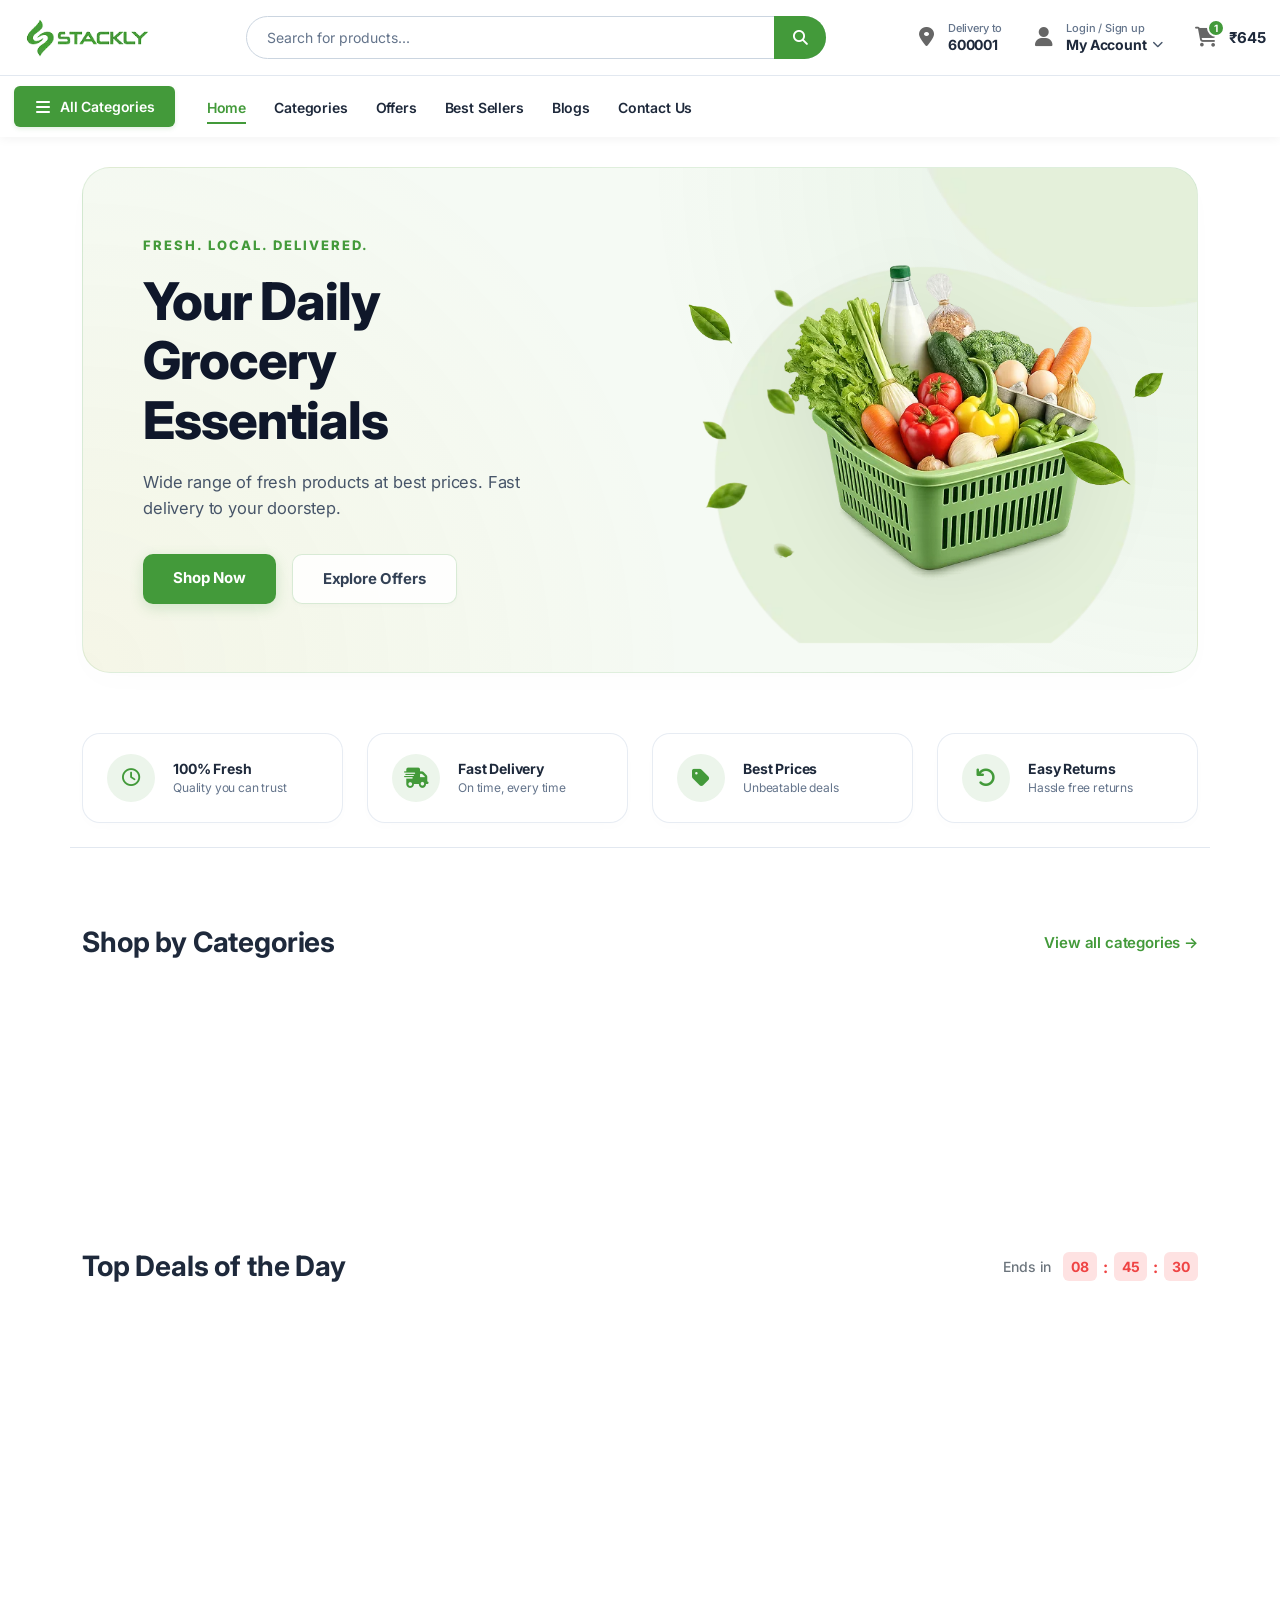
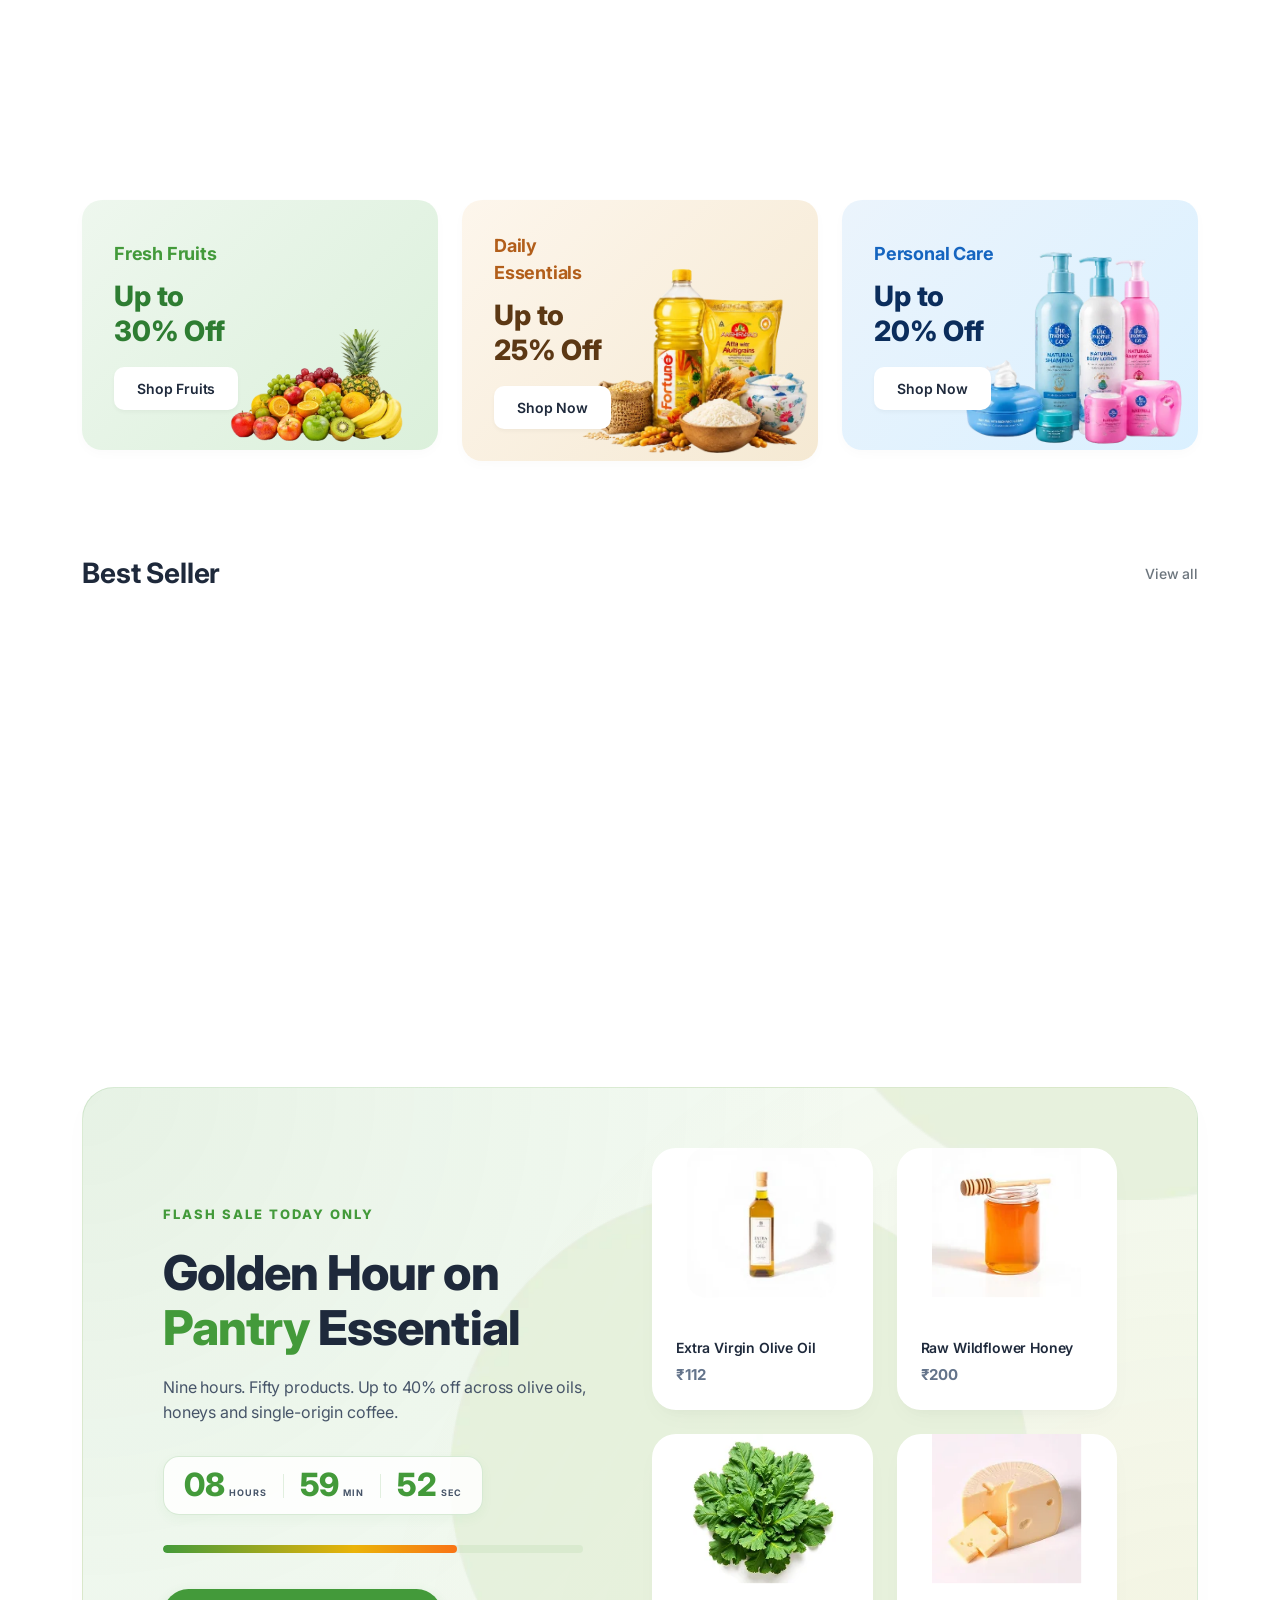
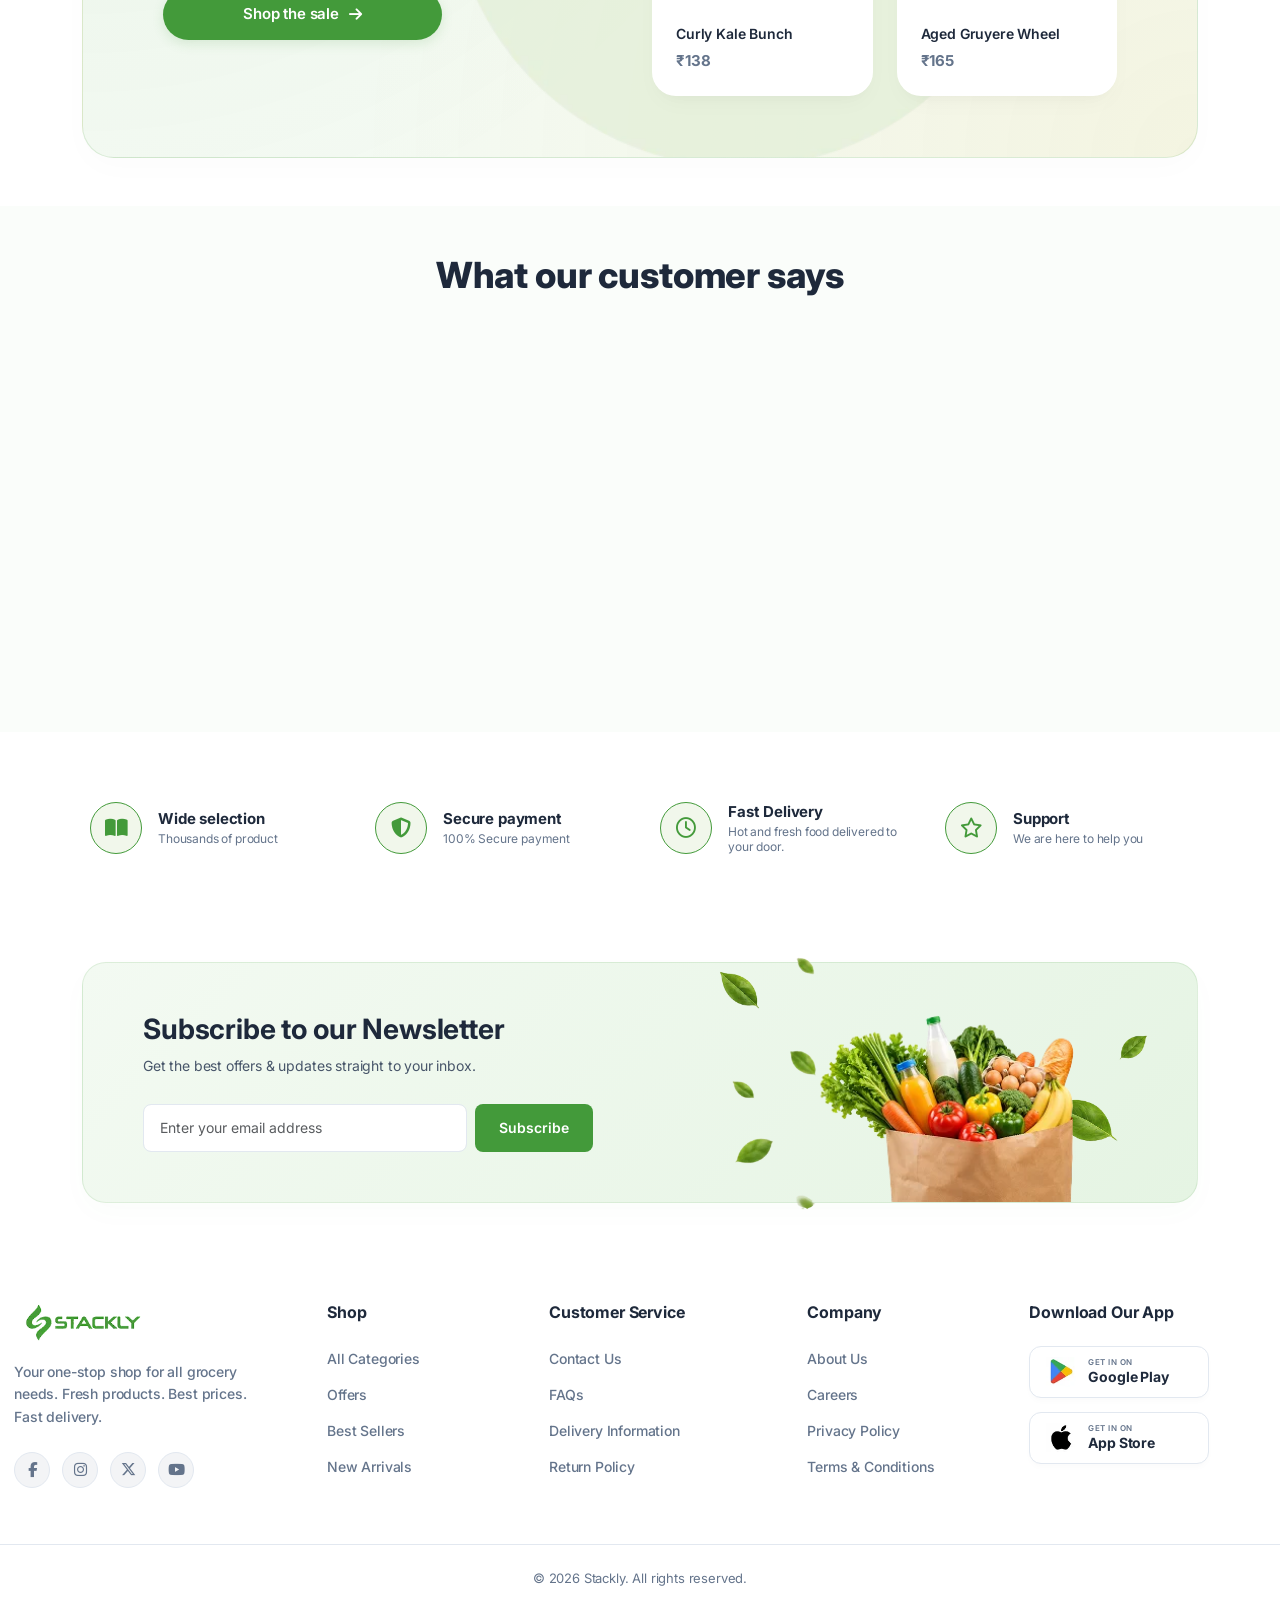
<file: index.html>
<!doctype html>
<html lang="en">
  <head>
    <meta charset="UTF-8" />
    <meta name="viewport" content="width=device-width, initial-scale=1.0" />
    <title>Stackly - Online Grocery Store & E-Commerce</title>
    <!-- Bootstrap 5 CSS CDN -->
    <link
      href="https://cdn.jsdelivr.net/npm/bootstrap@5.3.3/dist/css/bootstrap.min.css"
      rel="stylesheet"
    />
    <!-- FontAwesome Icons CDN -->
    <link
      rel="stylesheet"
      href="https://cdnjs.cloudflare.com/ajax/libs/font-awesome/6.7.2/css/all.min.css"
    />
    <!-- Favicon -->
    <link
      rel="icon"
      type="image/webp"
      href="./assets/images/stackly-logo.webp"
    />
    <!-- Custom Project Stylesheet (overrides/complements Bootstrap) -->
    <link rel="stylesheet" href="./assets/css/styles.css" />
    <!-- Reusable Web Components (Header & Footer) -->
    <script src="./assets/js/script.js" defer></script>
    <!-- Instant Loading Preloader Styles -->
    <style id="preloader-style">
      #preloader {
        position: fixed;
        top: 0;
        left: 0;
        width: 100vw;
        height: 100vh;
        background: radial-gradient(circle at center, #ffffff 0%, #edf7ec 100%);
        z-index: 999999;
        display: flex;
        align-items: center;
        justify-content: center;
        opacity: 1;
        transition:
          opacity 0.5s cubic-bezier(0.4, 0, 0.2, 1),
          visibility 0.5s;
        visibility: visible;
      }
      #preloader.fade-out {
        opacity: 0;
        visibility: hidden;
      }
      .preloader-content {
        text-align: center;
        display: flex;
        flex-direction: column;
        align-items: center;
        gap: 24px;
        max-width: 320px;
      }
      .loader-logo-wrapper {
        margin-bottom: 8px;
        animation: logoPulse 2s ease-in-out infinite;
      }
      .loader-logo {
        height: 48px;
        width: auto;
        object-fit: contain;
      }
      .grocery-loader {
        position: relative;
        width: 80px;
        height: 80px;
        display: flex;
        align-items: center;
        justify-content: center;
      }
      .loader-circle {
        width: 100%;
        height: 100%;
        position: absolute;
        transform: rotate(-90deg);
      }
      .circle-bg {
        fill: none;
        stroke: rgba(67, 154, 58, 0.08);
        stroke-width: 4.5px;
      }
      .circle-fill {
        fill: none;
        stroke: var(--primary-color, #439a3a);
        stroke-width: 4.5px;
        stroke-dasharray: 283;
        stroke-dashoffset: 283;
        stroke-linecap: round;
        animation: fillProgress 2s cubic-bezier(0.4, 0, 0.2, 1) forwards;
      }
      .loader-leaf {
        position: relative;
        color: var(--primary-color, #439a3a);
        display: flex;
        align-items: center;
        justify-content: center;
        animation: leafPulse 1.6s ease-in-out infinite;
      }
      .loader-text h2 {
        font-family: "Inter", sans-serif;
        font-size: 26px;
        font-weight: 800;
        color: #1e293b;
        margin: 0;
        letter-spacing: 0.5px;
      }
      .loader-text p {
        font-family: "Inter", sans-serif;
        font-size: 13.5px;
        color: #64748b;
        margin: 6px 0 0 0;
        font-weight: 500;
      }
      .progress-bar-container {
        width: 180px;
        height: 4px;
        background-color: rgba(67, 154, 58, 0.08);
        border-radius: 2px;
        overflow: hidden;
        margin-top: 8px;
      }
      .progress-bar-fill {
        height: 100%;
        width: 0%;
        background-color: var(--primary-color, #439a3a);
        border-radius: 2px;
        animation: barProgress 2s cubic-bezier(0.4, 0, 0.2, 1) forwards;
      }
      @keyframes fillProgress {
        to {
          stroke-dashoffset: 0;
        }
      }
      @keyframes barProgress {
        to {
          width: 100%;
        }
      }
      @keyframes logoPulse {
        0%,
        100% {
          transform: scale(1);
          filter: drop-shadow(0 2px 4px rgba(67, 154, 58, 0.03));
        }
        50% {
          transform: scale(1.04);
          filter: drop-shadow(0 8px 16px rgba(67, 154, 58, 0.1));
        }
      }
      @keyframes leafPulse {
        0%,
        100% {
          transform: scale(1) rotate(0deg);
        }
        50% {
          transform: scale(1.15) rotate(15deg);
        }
      }
      body.loader-active {
        overflow: hidden !important;
        height: 100vh !important;
      }
    </style>
  </head>
  <body
    class="loader-active"
    style="display: flex; flex-direction: column; min-height: 100vh"
  >
    <!-- Premium Theme-Related Preloader -->
    <div id="preloader">
      <div class="preloader-content">
        <div class="loader-logo-wrapper">
          <img
            src="./assets/images/stackly-logo.webp"
            alt="Stackly Logo"
            class="loader-logo"
          />
        </div>
        <div class="grocery-loader">
          <svg class="loader-circle" viewBox="0 0 100 100">
            <circle cx="50" cy="50" r="45" class="circle-bg" />
            <circle cx="50" cy="50" r="45" class="circle-fill" />
          </svg>
          <div class="loader-leaf">
            <!-- Elegant SVG leaf icon -->
            <svg
              viewBox="0 0 24 24"
              width="30"
              height="30"
              fill="none"
              stroke="currentColor"
              stroke-width="2.2"
              stroke-linecap="round"
              stroke-linejoin="round"
            >
              <path
                d="M2 22C2 22 8 20 12 16C16 12 22 6 22 2C22 2 16 2 12 6C8 10 2 16 2 22Z"
                fill="rgba(67, 154, 58, 0.2)"
              />
              <path d="M2 22L12 12" />
              <path d="M12 6C11 8 9 9 9 9" />
              <path d="M16 10C15 12 13 13 13 13" />
            </svg>
          </div>
        </div>
        <div class="loader-text">
          <h2>Stackly</h2>
          <p>Harvesting fresh essentials...</p>
        </div>
        <div class="progress-bar-container">
          <div class="progress-bar-fill"></div>
        </div>
      </div>
    </div>

    <script>
      // Controlled Preloader execution
      (function () {
        const preloader = document.getElementById("preloader");
        if (preloader) {
          // Lock scroll
          document.body.classList.add("loader-active");

          // Exactly 2 seconds timeout to trigger fade-out
          setTimeout(function () {
            preloader.classList.add("fade-out");

            // Allow page scrolling again and remove element from DOM after transition
            setTimeout(function () {
              preloader.remove();
              document.body.classList.remove("loader-active");
            }, 500);
          }, 2000);
        }
      })();
    </script>

    <!-- Reusable Custom Header Component -->
    <custom-header></custom-header>

    <!-- Hero Banner Section -->
    <section class="hero-section">
      <div class="container">
        <div class="hero-banner">
          <div class="row align-items-center">
            <!-- Left: Hero Text Area -->
            <div
              class="col-lg-6 hero-content text-center text-lg-start reveal-on-scroll fade-right"
            >
              <span class="hero-subtitle">Fresh. Local. Delivered.</span>
              <h1 class="hero-title">Your Daily Grocery Essentials</h1>
              <p class="hero-text">
                Wide range of fresh products at best prices. Fast delivery to
                your doorstep.
              </p>
              <div class="hero-buttons">
                <a href="#" class="btn-hero-primary">Shop Now</a>
                <a href="#" class="btn-hero-secondary">Explore Offers</a>
              </div>
            </div>

            <!-- Right: Hero Visual Graphic -->
            <div class="col-lg-6 reveal-on-scroll fade-left">
              <div class="hero-illustration">
                <!-- Decorative Circle Backgrounds -->
                <img
                  src="./assets/images/home/Ellipse 1.webp"
                  alt="Circle Graphic background 1"
                  class="hero-ellipse-1"
                />
                <img
                  src="./assets/images/home/Ellipse 2.webp"
                  alt="Circle Graphic background 2"
                  class="hero-ellipse-2"
                />
                <!-- Product Basket Image -->
                <img
                  src="./assets/images/home/hero-veg-basket.webp"
                  alt="Fresh Vegetable Basket"
                  class="hero-basket-img"
                />
                <!-- Floating Leaf Overlays -->
                <img
                  src="./assets/images/home/leaves.webp"
                  alt="Floating Green Leaves"
                  class="hero-leaves"
                />
              </div>
            </div>
          </div>
        </div>
      </div>
    </section>

    <!-- Features Banner Section -->
    <section class="features-section">
      <div class="container">
        <div
          class="row row-cols-1 row-cols-sm-2 row-cols-lg-4 g-4 justify-content-between pb-4"
          style="border-bottom: 1px solid var(--border-color)"
        >
          <!-- Feature 1: 100% Fresh -->
          <div class="col reveal-on-scroll fade-up delay-100">
            <div class="feature-card">
              <div class="feature-icon-box">
                <i class="fa-regular fa-clock"></i>
              </div>
              <div class="feature-content">
                <h4 class="feature-title">100% Fresh</h4>
                <p class="feature-description">Quality you can trust</p>
              </div>
            </div>
          </div>

          <!-- Feature 2: Fast Delivery -->
          <div class="col reveal-on-scroll fade-up delay-200">
            <div class="feature-card">
              <div class="feature-icon-box">
                <i class="fa-solid fa-truck-fast feature-icon icon"></i>
              </div>
              <div class="feature-content">
                <h4 class="feature-title">Fast Delivery</h4>
                <p class="feature-description">On time, every time</p>
              </div>
            </div>
          </div>

          <!-- Feature 3: Best Prices -->
          <div class="col reveal-on-scroll fade-up delay-300">
            <div class="feature-card">
              <div class="feature-icon-box">
                <i class="fa-solid fa-tag feature-icon icon"></i>
              </div>
              <div class="feature-content">
                <h4 class="feature-title">Best Prices</h4>
                <p class="feature-description">Unbeatable deals</p>
              </div>
            </div>
          </div>

          <!-- Feature 4: Easy Returns -->
          <div class="col reveal-on-scroll fade-up delay-400">
            <div class="feature-card">
              <div class="feature-icon-box">
                <i class="fa-solid fa-arrow-rotate-left feature-icon icon"></i>
              </div>
              <div class="feature-content">
                <h4 class="feature-title">Easy Returns</h4>
                <p class="feature-description">Hassle free returns</p>
              </div>
            </div>
          </div>
        </div>
      </div>
    </section>

    <!-- Shop by Categories Section -->
    <section class="categories-section py-5">
      <div class="container">
        <div
          class="d-flex justify-content-between align-items-center mb-4 reveal-on-scroll fade-up"
        >
          <h2 class="section-title h3 mb-0 fw-bold">Shop by Categories</h2>
          <a href="#" class="view-all-link fw-semibold text-decoration-none">
            View all categories <span class="arrow">&rarr;</span>
          </a>
        </div>
        <div
          class="categories-slider-wrapper reveal-on-scroll fade-up delay-100"
        >
          <div class="categories-slider-track" id="categories-track">
            <!-- Fruits & Vegetables -->
            <div class="category-slide">
              <a href="#" class="category-item-card">
                <div class="category-image-circle">
                  <img
                    src="./assets/images/home/home-shop-by-categories-img-1.webp"
                    alt="Fruits & Vegetables"
                  />
                </div>
                <div class="category-title">Fruits & Vegetables</div>
              </a>
            </div>
            <!-- Dairy & Eggs -->
            <div class="category-slide">
              <a href="#" class="category-item-card">
                <div class="category-image-circle">
                  <img
                    src="./assets/images/home/home-shop-by-categories-img-2.webp"
                    alt="Dairy & Eggs"
                  />
                </div>
                <div class="category-title">Dairy & Eggs</div>
              </a>
            </div>
            <!-- Beverages -->
            <div class="category-slide">
              <a href="#" class="category-item-card">
                <div class="category-image-circle">
                  <img
                    src="./assets/images/home/home-shop-by-categories-img-3.webp"
                    alt="Beverages"
                  />
                </div>
                <div class="category-title">Beverages</div>
              </a>
            </div>
            <!-- Snacks & Munchies -->
            <div class="category-slide">
              <a href="#" class="category-item-card">
                <div class="category-image-circle">
                  <img
                    src="./assets/images/home/home-shop-by-categories-img-4.webp"
                    alt="Snacks & Munchies"
                  />
                </div>
                <div class="category-title">Snacks & Munchies</div>
              </a>
            </div>
            <!-- Grocery & Staples -->
            <div class="category-slide">
              <a href="#" class="category-item-card">
                <div class="category-image-circle">
                  <img
                    src="./assets/images/home/home-shop-by-categories-img-5.webp"
                    alt="Grocery & Staples"
                  />
                </div>
                <div class="category-title">Grocery & Staples</div>
              </a>
            </div>
            <!-- Personal Care -->
            <div class="category-slide">
              <a href="#" class="category-item-card">
                <div class="category-image-circle">
                  <img
                    src="./assets/images/home/home-shop-by-categories-img-6.webp"
                    alt="Personal Care"
                  />
                </div>
                <div class="category-title">Personal Care</div>
              </a>
            </div>
            <!-- Home Care -->
            <div class="category-slide">
              <a href="#" class="category-item-card">
                <div class="category-image-circle">
                  <img
                    src="./assets/images/home/home-shop-by-categories-img-7.webp"
                    alt="Home Care"
                  />
                </div>
                <div class="category-title">Home Care</div>
              </a>
            </div>
            <!-- Baby Care -->
            <div class="category-slide">
              <a href="#" class="category-item-card">
                <div class="category-image-circle">
                  <img
                    src="./assets/images/home/home-shop-by-categories-img-8.webp"
                    alt="Baby Care"
                  />
                </div>
                <div class="category-title">Baby Care</div>
              </a>
            </div>
          </div>
        </div>
      </div>
    </section>

    <!-- Top Deals of the Day Section -->
    <section class="deals-section py-5">
      <div class="container position-relative">
        <div
          class="d-flex justify-content-between align-items-center mb-4 flex-wrap gap-3 reveal-on-scroll fade-up"
        >
          <h2 class="section-title h3 mb-0 fw-bold">Top Deals of the Day</h2>
          <div class="deals-countdown d-flex align-items-center gap-2">
            <span class="countdown-label text-secondary fw-medium"
              >Ends in</span
            >
            <div
              class="countdown-timer d-flex align-items-center gap-1"
              id="deals-timer"
            >
              <span class="timer-block" id="timer-hours">08</span>
              <span class="timer-colon">:</span>
              <span class="timer-block" id="timer-minutes">45</span>
              <span class="timer-colon">:</span>
              <span class="timer-block" id="timer-seconds">32</span>
            </div>
          </div>
        </div>

        <div
          class="deals-slider-outer position-relative reveal-on-scroll fade-up delay-100"
        >
          <!-- Slider Navigation Arrows -->
          <button
            class="deals-arrow arrow-left"
            id="deals-prev-btn"
            aria-label="Previous slide"
          >
            <i class="fa-solid fa-chevron-left"></i>
          </button>

          <div class="deals-slider-wrapper">
            <div class="deals-slider-track" id="deals-track">
              <!-- Card 1: Fresh Apples Red -->
              <div class="deal-slide">
                <div class="deal-product-card">
                  <span class="deal-badge-discount">20% OFF</span>
                  <div class="deal-image-wrapper">
                    <img
                      src="./assets/images/home/home-top-deals-1-fresh-apples-red.webp"
                      alt="Fresh Apples Red"
                      class="deal-product-img"
                    />
                  </div>
                  <div class="deal-product-info">
                    <h3 class="deal-product-title">Fresh Apples Red</h3>
                    <div class="deal-product-qty">1 kg</div>
                    <div class="deal-price-row">
                      <span class="deal-price-current">₹159</span>
                      <span class="deal-price-original">₹199</span>
                    </div>
                    <a href="#"
                      ><button class="deal-btn-add">Add to Cart</button></a
                    >
                  </div>
                </div>
              </div>

              <!-- Card 2: Amul Fresh Milk -->
              <div class="deal-slide">
                <div class="deal-product-card">
                  <span class="deal-badge-discount">10% OFF</span>
                  <div class="deal-image-wrapper">
                    <img
                      src="./assets/images/home/home-top-deals-2-amul-fresh-milk.webp"
                      alt="Amul Fresh Milk"
                      class="deal-product-img"
                    />
                  </div>
                  <div class="deal-product-info">
                    <h3 class="deal-product-title">Amul Fresh Milk</h3>
                    <div class="deal-product-qty">1 L</div>
                    <div class="deal-price-row">
                      <span class="deal-price-current">₹52</span>
                      <span class="deal-price-original">₹61</span>
                    </div>
                    <a href="#"
                      ><button class="deal-btn-add">Add to Cart</button></a
                    >
                  </div>
                </div>
              </div>

              <!-- Card 3: Fortune Sunflower Oil -->
              <div class="deal-slide">
                <div class="deal-product-card">
                  <span class="deal-badge-discount">10% OFF</span>
                  <div class="deal-image-wrapper">
                    <img
                      src="./assets/images/home/home-top-deals-3-fortune-sunflower-oil.webp"
                      alt="Fortune Sunflower Oil"
                      class="deal-product-img"
                    />
                  </div>
                  <div class="deal-product-info">
                    <h3 class="deal-product-title">Fortune Sunflower Oil</h3>
                    <div class="deal-product-qty">1 L</div>
                    <div class="deal-price-row">
                      <span class="deal-price-current">₹135</span>
                      <span class="deal-price-original">₹150</span>
                    </div>
                    <a href="#"
                      ><button class="deal-btn-add">Add to Cart</button></a
                    >
                  </div>
                </div>
              </div>

              <!-- Card 4: India Gate Basmati Rice -->
              <div class="deal-slide">
                <div class="deal-product-card">
                  <span class="deal-badge-discount">18% OFF</span>
                  <div class="deal-image-wrapper">
                    <img
                      src="./assets/images/home/home-top-deals-4-india-gate-basmati-rice.webp"
                      alt="India Gate Basmati Rice"
                      class="deal-product-img"
                    />
                  </div>
                  <div class="deal-product-info">
                    <h3 class="deal-product-title">India Gate Basmati Rice</h3>
                    <div class="deal-product-qty">1 kg</div>
                    <div class="deal-price-row">
                      <span class="deal-price-current">₹112</span>
                      <span class="deal-price-original">₹136</span>
                    </div>
                    <a href="#"
                      ><button class="deal-btn-add">Add to Cart</button></a
                    >
                  </div>
                </div>
              </div>

              <!-- Card 5: Lay's Classic Salted -->
              <div class="deal-slide">
                <div class="deal-product-card">
                  <span class="deal-badge-discount">25% OFF</span>
                  <div class="deal-image-wrapper">
                    <img
                      src="./assets/images/home/home-top-deals-5-lay's-classic-salted.webp"
                      alt="Lay's Classic Salted"
                      class="deal-product-img"
                    />
                  </div>
                  <div class="deal-product-info">
                    <h3 class="deal-product-title">Lay's Classic Salted</h3>
                    <div class="deal-product-qty">52 g</div>
                    <div class="deal-price-row">
                      <span class="deal-price-current">₹20</span>
                      <span class="deal-price-original">₹27</span>
                    </div>
                    <a href="#"
                      ><button class="deal-btn-add">Add to Cart</button></a
                    >
                  </div>
                </div>
              </div>
            </div>
          </div>

          <button
            class="deals-arrow arrow-right"
            id="deals-next-btn"
            aria-label="Next slide"
          >
            <i class="fa-solid fa-chevron-right"></i>
          </button>
        </div>
      </div>
    </section>

    <!-- Offer Banners Section -->
    <section class="offers-banners-section py-5">
      <div class="container">
        <div class="row g-4">
          <!-- Card 1: Fresh Fruits -->
          <div class="col-lg-4 col-md-6 reveal-on-scroll fade-up delay-100">
            <div class="offer-banner-card card-fruits">
              <div class="offer-banner-content">
                <span class="offer-category">Fresh Fruits</span>
                <h3 class="offer-discount">Up to 30% Off</h3>
                <a href="#" class="btn-offer">Shop Fruits</a>
              </div>
              <div class="offer-banner-img-wrapper">
                <img
                  src="./assets/images/home/home-offer-image-1.webp"
                  alt="Fresh Fruits"
                  class="offer-banner-img"
                />
              </div>
            </div>
          </div>

          <!-- Card 2: Daily Essentials -->
          <div class="col-lg-4 col-md-6 reveal-on-scroll fade-up delay-200">
            <div class="offer-banner-card card-essentials">
              <div class="offer-banner-content">
                <span class="offer-category">Daily Essentials</span>
                <h3 class="offer-discount">Up to 25% Off</h3>
                <a href="#" class="btn-offer">Shop Now</a>
              </div>
              <div class="offer-banner-img-wrapper">
                <img
                  src="./assets/images/home/home-offer-image-2.webp"
                  alt="Daily Essentials"
                  class="offer-banner-img"
                />
              </div>
            </div>
          </div>

          <!-- Card 3: Personal Care -->
          <div class="col-lg-4 col-md-12 reveal-on-scroll fade-up delay-300">
            <div class="offer-banner-card card-personal">
              <div class="offer-banner-content">
                <span class="offer-category">Personal Care</span>
                <h3 class="offer-discount">Up to 20% Off</h3>
                <a href="#" class="btn-offer">Shop Now</a>
              </div>
              <div class="offer-banner-img-wrapper">
                <img
                  src="./assets/images/home/home-offer-image-3.webp"
                  alt="Personal Care"
                  class="offer-banner-img"
                />
              </div>
            </div>
          </div>
        </div>
      </div>
    </section>

    <!-- Best Seller Section -->
    <section class="deals-section py-5">
      <div class="container position-relative">
        <div
          class="d-flex justify-content-between align-items-center mb-4 reveal-on-scroll fade-up"
        >
          <h2 class="section-title h3 mb-0 fw-bold">Best Seller</h2>
          <a
            href="#"
            class="text-secondary text-decoration-none fw-medium"
            style="font-size: 14px; transition: color var(--transition-fast)"
            onmouseover="this.style.color = 'var(--primary-color)'"
            onmouseout="this.style.color = 'var(--text-light)'"
          >
            View all
          </a>
        </div>

        <div
          class="deals-slider-outer position-relative reveal-on-scroll fade-up delay-100"
        >
          <!-- Slider Navigation Arrows -->
          <button
            class="deals-arrow arrow-left"
            id="best-seller-prev-btn"
            aria-label="Previous slide"
          >
            <i class="fa-solid fa-chevron-left"></i>
          </button>

          <div class="deals-slider-wrapper">
            <div class="deals-slider-track" id="best-seller-track">
              <!-- Card 1: Premium Banana -->
              <div class="deal-slide">
                <div class="deal-product-card">
                  <span class="deal-badge-discount">20% OFF</span>
                  <div class="deal-image-wrapper">
                    <img
                      src="./assets/images/home/home-best-seller-img-1.webp"
                      alt="Premium Banana"
                      class="deal-product-img"
                    />
                  </div>
                  <div class="deal-product-info">
                    <h3 class="deal-product-title">Premium Banana</h3>
                    <div class="deal-product-qty">1 kg</div>
                    <div class="deal-price-row">
                      <span class="deal-price-current">₹159</span>
                      <span class="deal-price-original">₹199</span>
                    </div>
                    <a href="#"
                      ><button class="deal-btn-add">Add to Cart</button></a
                    >
                  </div>
                </div>
              </div>

              <!-- Card 2: Form Eggs (white) -->
              <div class="deal-slide">
                <div class="deal-product-card">
                  <span class="deal-badge-discount">10% OFF</span>
                  <div class="deal-image-wrapper">
                    <img
                      src="./assets/images/home/home-best-seller-img-2.webp"
                      alt="Form Eggs (white)"
                      class="deal-product-img"
                    />
                  </div>
                  <div class="deal-product-info">
                    <h3 class="deal-product-title">Form Eggs (white)</h3>
                    <div class="deal-product-qty">6Ps</div>
                    <div class="deal-price-row">
                      <span class="deal-price-current">₹60</span>
                      <span class="deal-price-original">₹61</span>
                    </div>
                    <a href="#"
                      ><button class="deal-btn-add">Add to Cart</button></a
                    >
                  </div>
                </div>
              </div>

              <!-- Card 3: Ashirwad atta -->
              <div class="deal-slide">
                <div class="deal-product-card">
                  <span class="deal-badge-discount">10% OFF</span>
                  <div class="deal-image-wrapper">
                    <img
                      src="./assets/images/home/home-best-seller-img-3.webp"
                      alt="Ashirwad atta"
                      class="deal-product-img"
                    />
                  </div>
                  <div class="deal-product-info">
                    <h3 class="deal-product-title">Ashirwad atta</h3>
                    <div class="deal-product-qty">500g</div>
                    <div class="deal-price-row">
                      <span class="deal-price-current">₹135</span>
                      <span class="deal-price-original">₹150</span>
                    </div>
                    <a href="#"
                      ><button class="deal-btn-add">Add to Cart</button></a
                    >
                  </div>
                </div>
              </div>

              <!-- Card 4: Sugar -->
              <div class="deal-slide">
                <div class="deal-product-card">
                  <span class="deal-badge-discount">18% OFF</span>
                  <div class="deal-image-wrapper">
                    <img
                      src="./assets/images/home/home-best-seller-img-4.webp"
                      alt="Sugar"
                      class="deal-product-img"
                    />
                  </div>
                  <div class="deal-product-info">
                    <h3 class="deal-product-title">Sugar</h3>
                    <div class="deal-product-qty">1 kg</div>
                    <div class="deal-price-row">
                      <span class="deal-price-current">₹112</span>
                      <span class="deal-price-original">₹136</span>
                    </div>
                    <a href="#"
                      ><button class="deal-btn-add">Add to Cart</button></a
                    >
                  </div>
                </div>
              </div>

              <!-- Card 5: Tata Tea -->
              <div class="deal-slide">
                <div class="deal-product-card">
                  <span class="deal-badge-discount">25% OFF</span>
                  <div class="deal-image-wrapper">
                    <img
                      src="./assets/images/home/home-best-seller-img-5.webp"
                      alt="Tata Tea"
                      class="deal-product-img"
                    />
                  </div>
                  <div class="deal-product-info">
                    <h3 class="deal-product-title">Tata Tea</h3>
                    <div class="deal-product-qty">52 g</div>
                    <div class="deal-price-row">
                      <span class="deal-price-current">₹20</span>
                      <span class="deal-price-original">₹27</span>
                    </div>
                    <a href="#"
                      ><button class="deal-btn-add">Add to Cart</button></a
                    >
                  </div>
                </div>
              </div>
            </div>
          </div>

          <button
            class="deals-arrow arrow-right"
            id="best-seller-next-btn"
            aria-label="Next slide"
          >
            <i class="fa-solid fa-chevron-right"></i>
          </button>
        </div>
      </div>
    </section>

    <!-- Flash Sale Section -->
    <section class="flash-sale-section py-5">
      <div class="container">
        <div class="flash-sale-banner">
          <!-- Decorative Circle Backgrounds -->
          <img
            src="./assets/images/home/home-flash-sale-ellipse1.webp"
            alt="Flash Sale background 1"
            class="flash-sale-ellipse-1"
          />
          <img
            src="./assets/images/home/home-flash-sale-ellipse2.webp"
            alt="Flash Sale background 2"
            class="flash-sale-ellipse-2"
          />

          <div
            class="row align-items-center position-relative"
            style="z-index: 10"
          >
            <!-- Left: Text content, countdown timer, and progress bar -->
            <div
              class="col-lg-6 flash-sale-content text-start reveal-on-scroll fade-right"
            >
              <span class="flash-sale-subtitle">FLASH SALE TODAY ONLY</span>
              <h2 class="flash-sale-title">
                Golden Hour on <br />
                <span class="text-green">Pantry</span> Essential
              </h2>
              <p class="flash-sale-text">
                Nine hours. Fifty products. Up to 40% off across olive oils,
                honeys and single-origin coffee.
              </p>

              <!-- Countdown Timer -->
              <div class="flash-sale-timer-container">
                <div class="flash-sale-timer" id="flash-sale-countdown">
                  <div class="timer-segment">
                    <span class="timer-val" id="flash-hours">08</span>
                    <span class="timer-lbl">HOURS</span>
                  </div>
                  <div class="timer-divider"></div>
                  <div class="timer-segment">
                    <span class="timer-val" id="flash-minutes">59</span>
                    <span class="timer-lbl">MIN</span>
                  </div>
                  <div class="timer-divider"></div>
                  <div class="timer-segment">
                    <span class="timer-val" id="flash-seconds">54</span>
                    <span class="timer-lbl">SEC</span>
                  </div>
                </div>
              </div>

              <!-- Progress Bar -->
              <div class="flash-sale-progress-container">
                <div class="flash-sale-progress-bar">
                  <div
                    class="flash-sale-progress-fill"
                    style="width: 70%"
                  ></div>
                </div>
              </div>

              <!-- Action Button -->
              <div class="flash-sale-button-box">
                <a href="#" class="btn-flash-sale"
                  >Shop the sale <i class="fa-solid fa-arrow-right"></i
                ></a>
              </div>
            </div>

            <!-- Right: 2x2 Grid of Product Cards -->
            <div class="col-lg-6 reveal-on-scroll fade-left delay-100">
              <div class="flash-sale-grid">
                <!-- Card 1: Extra Virgin Olive Oil -->
                <div class="flash-product-card">
                  <div class="flash-product-image">
                    <img
                      src="./assets/images/home/home-flash-sale-1-extra-vergin-olive-oil.webp"
                      alt="Extra Virgin Olive Oil"
                    />
                  </div>
                  <div class="flash-product-info">
                    <h4 class="flash-product-title">Extra Virgin Olive Oil</h4>
                    <span class="flash-product-price">₹112</span>
                  </div>
                </div>

                <!-- Card 2: Raw Wildflower Honey -->
                <div class="flash-product-card">
                  <div class="flash-product-image">
                    <img
                      src="./assets/images/home/home-flash-sale-2-raw-wildflower-honey.webp"
                      alt="Raw Wildflower Honey"
                    />
                  </div>
                  <div class="flash-product-info">
                    <h4 class="flash-product-title">Raw Wildflower Honey</h4>
                    <span class="flash-product-price">₹200</span>
                  </div>
                </div>

                <!-- Card 3: Curly Kale Bunch -->
                <div class="flash-product-card">
                  <div class="flash-product-image">
                    <img
                      src="./assets/images/home/home-flash-sale-3-curly-kale-bunch.webp"
                      alt="Curly Kale Bunch"
                    />
                  </div>
                  <div class="flash-product-info">
                    <h4 class="flash-product-title">Curly Kale Bunch</h4>
                    <span class="flash-product-price">₹138</span>
                  </div>
                </div>

                <!-- Card 4: Aged Gruyere Wheel -->
                <div class="flash-product-card">
                  <div class="flash-product-image">
                    <img
                      src="./assets/images/home/home-flash-sale-4-aged-gruyere-wheel.webp"
                      alt="Aged Gruyere Wheel"
                    />
                  </div>
                  <div class="flash-product-info">
                    <h4 class="flash-product-title">Aged Gruyere Wheel</h4>
                    <span class="flash-product-price">₹165</span>
                  </div>
                </div>
              </div>
            </div>
          </div>
        </div>
      </div>
    </section>

    <!-- What our customer says (Testimonial Slider) Section -->
    <section class="testimonials-section py-5">
      <div class="container">
        <h2 class="testimonials-title reveal-on-scroll fade-up">
          What our customer says
        </h2>

        <div
          class="testimonials-slider-outer reveal-on-scroll fade-up delay-100"
        >
          <div class="testimonials-slider-wrapper">
            <div class="testimonials-slider-track" id="testimonials-track">
              <!-- Slide 1: Priya Sharma -->
              <div class="testimonial-slide">
                <div class="testimonial-card">
                  <span class="testimonial-quote-icon">“</span>
                  <p class="testimonial-text">
                    Great quality and Fast delivery experience stackly make my
                    shopping very easy !
                  </p>
                  <div class="testimonial-profile">
                    <img
                      src="./assets/images/home/home-testimonial-img-1.webp"
                      alt="Priya Sharma"
                      class="testimonial-avatar"
                    />
                    <div class="testimonial-info">
                      <span class="testimonial-name">Priya Sharma</span>
                      <span class="testimonial-location">Mumbai</span>
                      <div class="testimonial-rating">
                        <i class="fa-solid fa-star"></i>
                        <i class="fa-solid fa-star"></i>
                        <i class="fa-solid fa-star"></i>
                        <i class="fa-solid fa-star"></i>
                        <i class="fa-solid fa-star"></i>
                      </div>
                    </div>
                  </div>
                </div>
              </div>

              <!-- Slide 2: Rohit Verma -->
              <div class="testimonial-slide">
                <div class="testimonial-card">
                  <span class="testimonial-quote-icon">“</span>
                  <p class="testimonial-text">
                    Best prices and fresh items , Highly recommended for daily
                    groceries
                  </p>
                  <div class="testimonial-profile">
                    <img
                      src="./assets/images/home/home-testimonial-img-2.webp"
                      alt="Rohit Verma"
                      class="testimonial-avatar"
                    />
                    <div class="testimonial-info">
                      <span class="testimonial-name">Rohit Verma</span>
                      <span class="testimonial-location">Bangalore</span>
                      <div class="testimonial-rating">
                        <i class="fa-solid fa-star"></i>
                        <i class="fa-solid fa-star"></i>
                        <i class="fa-solid fa-star"></i>
                        <i class="fa-solid fa-star"></i>
                        <i class="fa-solid fa-star"></i>
                      </div>
                    </div>
                  </div>
                </div>
              </div>

              <!-- Slide 3: Anjali Mehta -->
              <div class="testimonial-slide">
                <div class="testimonial-card">
                  <span class="testimonial-quote-icon">“</span>
                  <p class="testimonial-text">
                    Love the app! User friendly and offers are amazing...
                  </p>
                  <div class="testimonial-profile">
                    <img
                      src="./assets/images/home/home-testimonial-img-3.webp"
                      alt="Anjali Mehta"
                      class="testimonial-avatar"
                    />
                    <div class="testimonial-info">
                      <span class="testimonial-name">Anjali Mehta</span>
                      <span class="testimonial-location">Pune</span>
                      <div class="testimonial-rating">
                        <i class="fa-solid fa-star"></i>
                        <i class="fa-solid fa-star"></i>
                        <i class="fa-solid fa-star"></i>
                        <i class="fa-solid fa-star"></i>
                        <i class="fa-solid fa-star"></i>
                      </div>
                    </div>
                  </div>
                </div>
              </div>

              <!-- Slide 4: Vikram Malhotra -->
              <div class="testimonial-slide">
                <div class="testimonial-card">
                  <span class="testimonial-quote-icon">“</span>
                  <p class="testimonial-text">
                    Excellent customer support and extremely fresh produce. Will
                    order again!
                  </p>
                  <div class="testimonial-profile">
                    <img
                      src="./assets/images/home/home-testimonial-img-1.webp"
                      alt="Vikram Malhotra"
                      class="testimonial-avatar"
                    />
                    <div class="testimonial-info">
                      <span class="testimonial-name">Vikram Malhotra</span>
                      <span class="testimonial-location">New Delhi</span>
                      <div class="testimonial-rating">
                        <i class="fa-solid fa-star"></i>
                        <i class="fa-solid fa-star"></i>
                        <i class="fa-solid fa-star"></i>
                        <i class="fa-solid fa-star"></i>
                        <i class="fa-solid fa-star"></i>
                      </div>
                    </div>
                  </div>
                </div>
              </div>
            </div>
          </div>

          <!-- Pagination Dots -->
          <div class="testimonials-dots" id="testimonials-dots"></div>
        </div>
      </div>
    </section>

    <!-- Bottom Features & Newsletter Section -->
    <section class="footer-features-newsletter-section">
      <!-- 1. Features Row -->
      <div class="container home-bottom-features mb-5">
        <div
          class="row row-cols-1 row-cols-md-2 row-cols-lg-4 g-4 justify-content-between"
        >
          <!-- Feature 1: Wide selection -->
          <div class="col reveal-on-scroll fade-up delay-100">
            <div class="bottom-feature-card">
              <div class="bottom-feature-icon-box">
                <i class="fa-solid fa-book-open"></i>
              </div>
              <div class="bottom-feature-content">
                <h4 class="bottom-feature-title">Wide selection</h4>
                <p class="bottom-feature-description">Thousands of product</p>
              </div>
            </div>
          </div>
          <!-- Feature 2: Secure payment -->
          <div class="col reveal-on-scroll fade-up delay-200">
            <div class="bottom-feature-card">
              <div class="bottom-feature-icon-box">
                <i class="fa-solid fa-shield-halved"></i>
              </div>
              <div class="bottom-feature-content">
                <h4 class="bottom-feature-title">Secure payment</h4>
                <p class="bottom-feature-description">100% Secure payment</p>
              </div>
            </div>
          </div>
          <!-- Feature 3: Fast Delivery -->
          <div class="col reveal-on-scroll fade-up delay-300">
            <div class="bottom-feature-card">
              <div class="bottom-feature-icon-box">
                <i class="fa-regular fa-clock"></i>
              </div>
              <div class="bottom-feature-content">
                <h4 class="bottom-feature-title">Fast Delivery</h4>
                <p class="bottom-feature-description">
                  Hot and fresh food delivered to your door.
                </p>
              </div>
            </div>
          </div>
          <!-- Feature 4: Support -->
          <div class="col reveal-on-scroll fade-up delay-400">
            <div class="bottom-feature-card">
              <div class="bottom-feature-icon-box">
                <i class="fa-regular fa-star"></i>
              </div>
              <div class="bottom-feature-content">
                <h4 class="bottom-feature-title">Support</h4>
                <p class="bottom-feature-description">
                  We are here to help you
                </p>
              </div>
            </div>
          </div>
        </div>
      </div>

      <!-- 2. Newsletter Subscription Banner -->
      <div class="container">
        <div class="newsletter-banner-card reveal-on-scroll fade-up">
          <div class="row align-items-center">
            <div class="col-lg-7 col-md-8 position-relative z-3">
              <h3 class="newsletter-title">Subscribe to our Newsletter</h3>
              <p class="newsletter-subtitle">
                Get the best offers & updates straight to your inbox.
              </p>
              <form
                class="newsletter-form d-flex gap-2"
                id="home-newsletter-form"
              >
                <input
                  type="email"
                  id="newsletter-email"
                  name="newsletter-email"
                  class="form-control newsletter-input"
                  placeholder="Enter your email address"
                  required
                />
                <button type="submit" class="btn btn-subscribe">
                  Subscribe
                </button>
              </form>
              <div class="newsletter-success-msg" id="newsletter-success-msg">
                <i class="fa-solid fa-circle-check"></i> Thank you for
                subscribing! Check your inbox for exclusive updates.
              </div>
            </div>
          </div>
          <!-- Newsletter Visuals (Right aligned, overlapping) -->
          <div class="newsletter-visuals-container">
            <img
              src="./assets/images/home/leaves.webp"
              alt="Floating Leaves background"
              class="newsletter-leaves-bg"
            />
            <img
              src="./assets/images/newsletter-image.webp"
              alt="Fresh Groceries Bag"
              class="newsletter-bag-img"
            />
          </div>
        </div>
      </div>
    </section>

    <!-- Reusable Custom Footer Component -->
    <custom-footer></custom-footer>

    <!-- Bootstrap 5 JavaScript Bundle CDN -->
    <script src="https://cdn.jsdelivr.net/npm/bootstrap@5.3.3/dist/js/bootstrap.bundle.min.js"></script>
  </body>
</html>
</file>
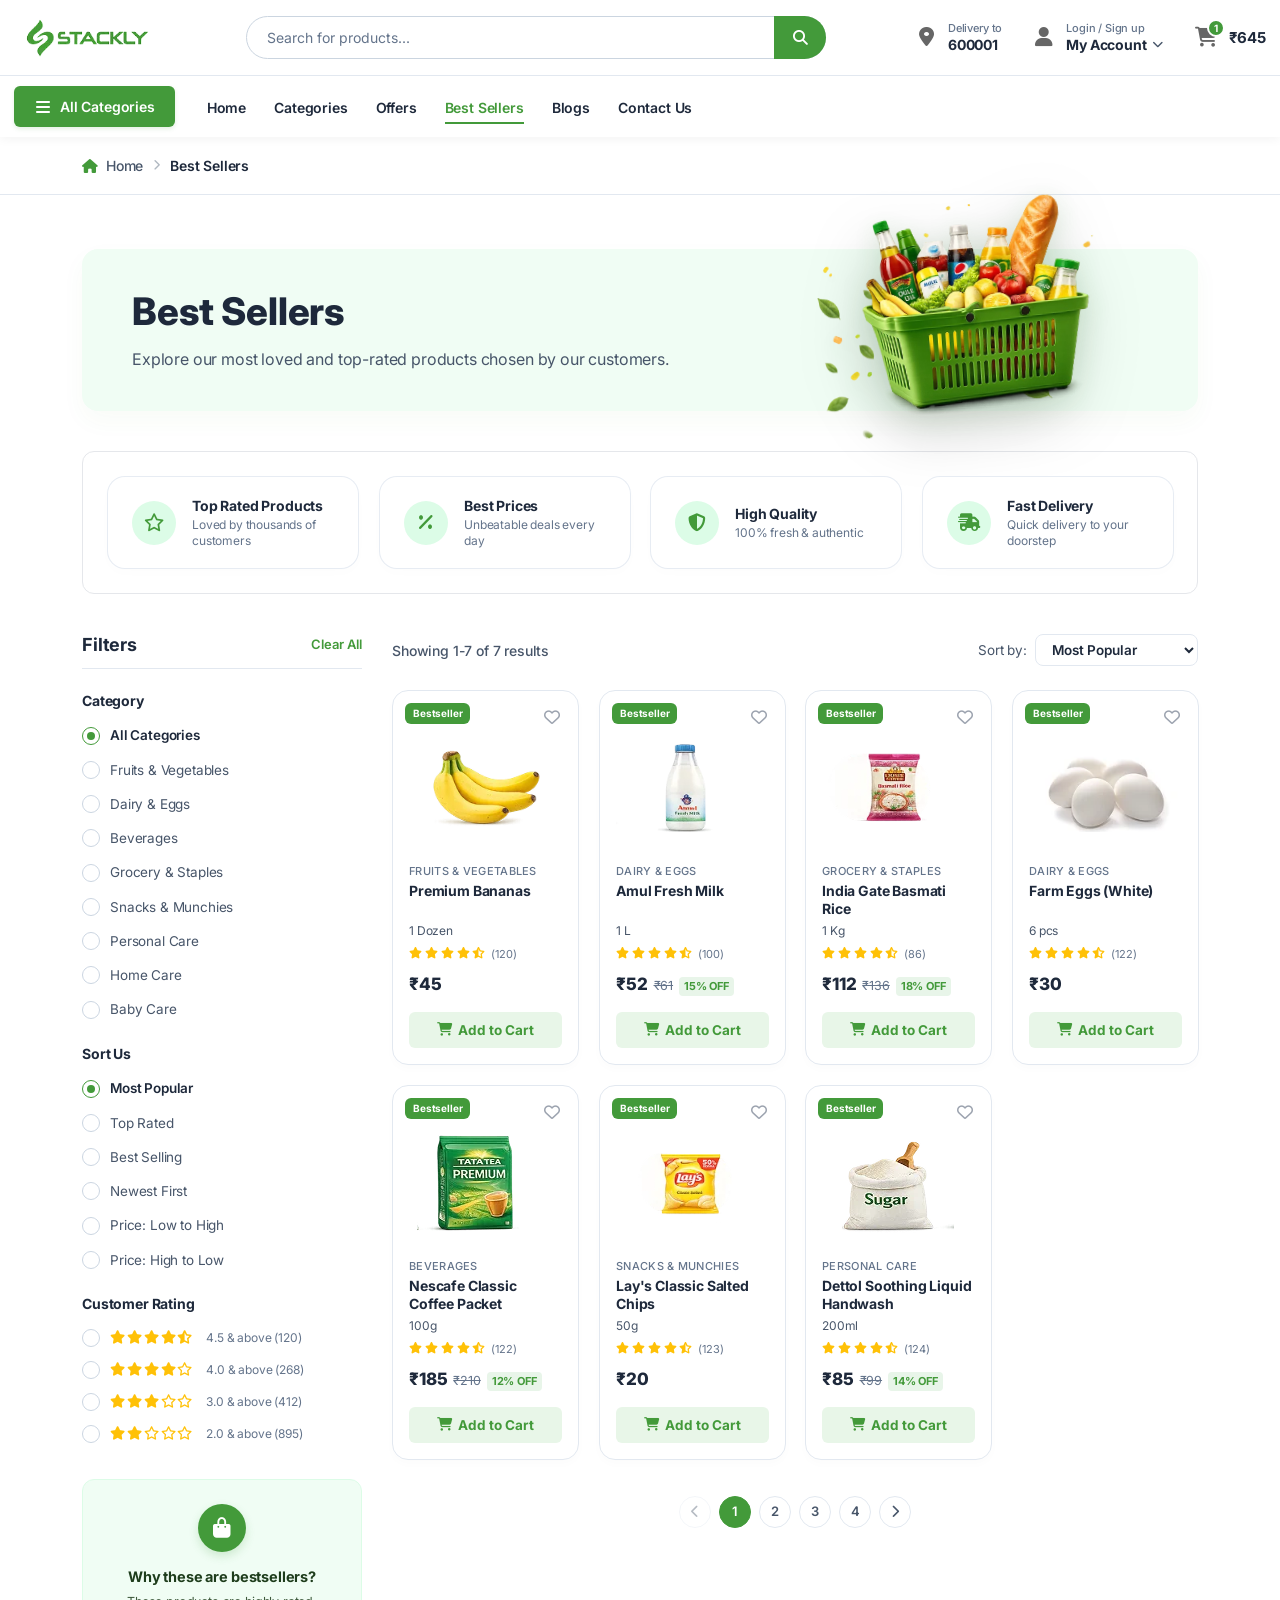
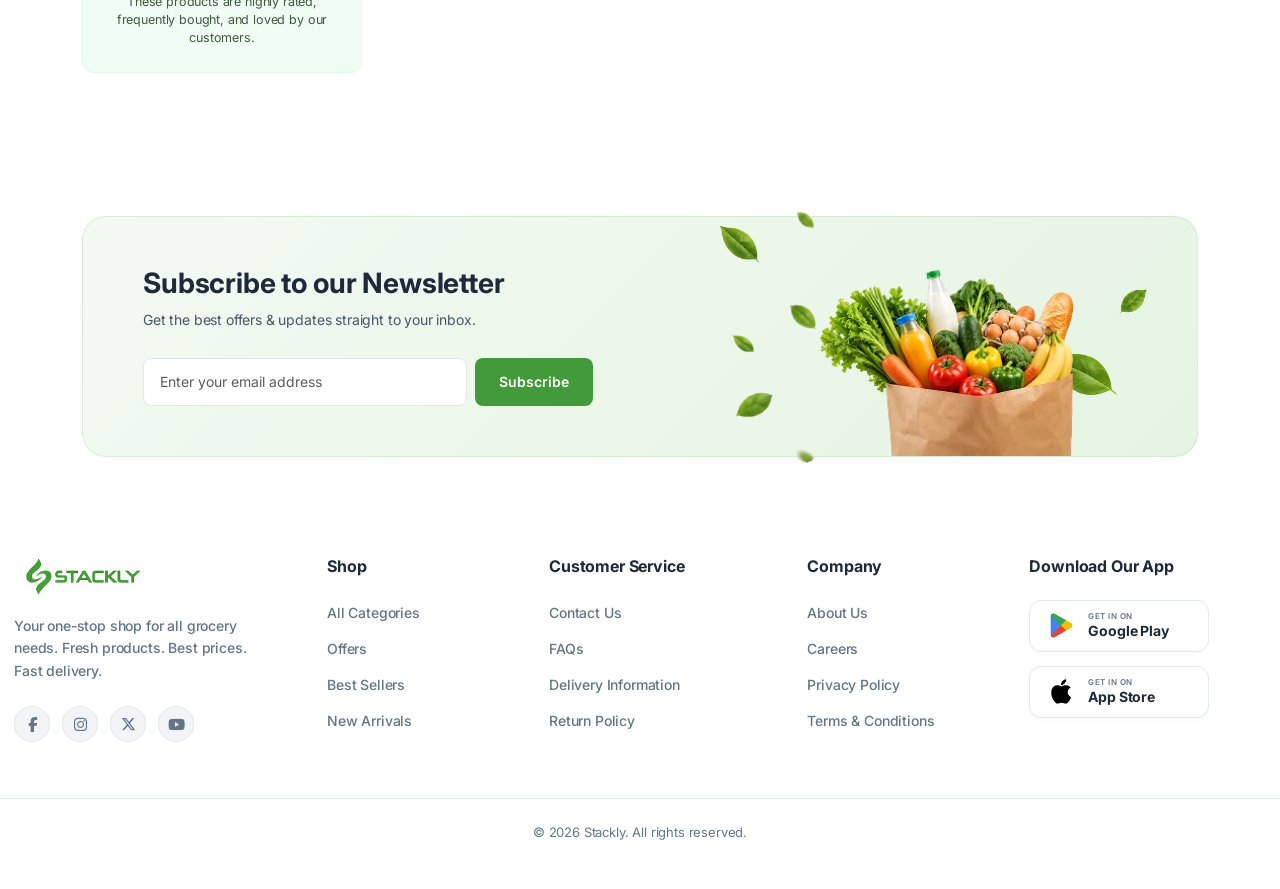
<file: pages/best-sellers.html>
<!doctype html>
<html lang="en">
  <head>
    <meta charset="UTF-8" />
    <meta name="viewport" content="width=device-width, initial-scale=1.0" />
    <title>Best Sellers - Stackly Grocery</title>
    <!-- Bootstrap 5 CSS CDN -->
    <link
      href="https://cdn.jsdelivr.net/npm/bootstrap@5.3.3/dist/css/bootstrap.min.css"
      rel="stylesheet"
    />
    <!-- FontAwesome Icons CDN -->
    <link
      rel="stylesheet"
      href="https://cdnjs.cloudflare.com/ajax/libs/font-awesome/6.7.2/css/all.min.css"
    />
    <!-- Favicon -->
    <link
      rel="icon"
      type="image/webp"
      href="../assets/images/stackly-logo.webp"
    />
    <!-- Main CSS (relative path from pages/ directory) -->
    <link rel="stylesheet" href="../assets/css/styles.css" />
    <!-- Best Sellers CSS -->
    <link rel="stylesheet" href="../assets/css/best-sellers.css" />
    <!-- JavaScript Component Loader -->
    <script src="../assets/js/script.js" defer></script>
  </head>
  <body style="display: flex; flex-direction: column; min-height: 100vh">
    <!-- Reusable Custom Header -->
    <custom-header></custom-header>

    <!-- Breadcrumb -->
    <div class="breadcrumb-bar">
      <div class="container">
        <nav class="breadcrumb-nav" aria-label="breadcrumb">
          <a href="../index.html" class="breadcrumb-link">
            <i class="fa-solid fa-house" style="color: #439a3a"></i> Home
          </a>
          <span class="breadcrumb-separator">
            <i class="fa-solid fa-chevron-right"></i>
          </span>
          <span class="breadcrumb-current">Best Sellers</span>
        </nav>
      </div>
    </div>

    <!-- Page Content -->
    <main class="container my-4 flex-grow-1">
      <!-- Premium Hero Banner -->
      <section class="best-sellers-hero">
        <div class="hero-content-box reveal-on-scroll fade-right">
          <h1>Best Sellers</h1>
          <p>
            Explore our most loved and top-rated products chosen by our
            customers.
          </p>
        </div>
        <div class="hero-illustration-box reveal-on-scroll fade-left">
          <img
            src="../assets/images/home/leaves.webp"
            alt="Floating Leaves background"
            class="hero-leaves-bg"
          />
          <img
            src="../assets/images/offers/offers-banner-image.webp"
            alt="Fresh Groceries Basket"
            class="hero-basket-img"
          />
        </div>
      </section>

      <!-- Features Bar -->
      <section class="features-grid">
        <div class="feature-card reveal-on-scroll fade-up delay-100">
          <div class="feature-icon-circle">
            <i class="fa-regular fa-star"></i>
          </div>
          <div class="feature-info">
            <span class="feature-title">Top Rated Products</span>
            <span class="feature-desc">Loved by thousands of customers</span>
          </div>
        </div>
        <div class="feature-card reveal-on-scroll fade-up delay-200">
          <div class="feature-icon-circle">
            <i class="fa-solid fa-percent"></i>
          </div>
          <div class="feature-info">
            <span class="feature-title">Best Prices</span>
            <span class="feature-desc">Unbeatable deals every day</span>
          </div>
        </div>
        <div class="feature-card reveal-on-scroll fade-up delay-300">
          <div class="feature-icon-circle">
            <i class="fa-solid fa-shield-halved"></i>
          </div>
          <div class="feature-info">
            <span class="feature-title">High Quality</span>
            <span class="feature-desc">100% fresh & authentic</span>
          </div>
        </div>
        <div class="feature-card reveal-on-scroll fade-up delay-400">
          <div class="feature-icon-circle">
            <i class="fa-solid fa-truck-fast"></i>
          </div>
          <div class="feature-info">
            <span class="feature-title">Fast Delivery</span>
            <span class="feature-desc">Quick delivery to your doorstep</span>
          </div>
        </div>
      </section>

      <!-- Grid Layout for Filters & Main Products -->
      <div class="best-sellers-layout">
        <!-- Sidebar Column -->
        <aside class="filter-sidebar reveal-on-scroll fade-right">
          <!-- Sidebar Header -->
          <div class="sidebar-header">
            <h2>Filters</h2>
            <button class="btn-clear-all" id="btn-clear-all">Clear All</button>
          </div>

          <!-- Category Filter -->
          <div class="filter-section">
            <h3 class="filter-section-title">Category</h3>
            <ul class="filter-options-list" id="category-filter-list">
              <li class="filter-option active" data-category="all">
                <span class="circle-indicator"></span>
                <span>All Categories</span>
              </li>
              <li class="filter-option" data-category="Fruits & Vegetables">
                <span class="circle-indicator"></span>
                <span>Fruits & Vegetables</span>
              </li>
              <li class="filter-option" data-category="Dairy & Eggs">
                <span class="circle-indicator"></span>
                <span>Dairy & Eggs</span>
              </li>
              <li class="filter-option" data-category="Beverages">
                <span class="circle-indicator"></span>
                <span>Beverages</span>
              </li>
              <li class="filter-option" data-category="Grocery & Staples">
                <span class="circle-indicator"></span>
                <span>Grocery & Staples</span>
              </li>
              <li class="filter-option" data-category="Snacks & Munchies">
                <span class="circle-indicator"></span>
                <span>Snacks & Munchies</span>
              </li>
              <li class="filter-option" data-category="Personal Care">
                <span class="circle-indicator"></span>
                <span>Personal Care</span>
              </li>
              <li class="filter-option" data-category="Home Care">
                <span class="circle-indicator"></span>
                <span>Home Care</span>
              </li>
              <li class="filter-option" data-category="Baby Care">
                <span class="circle-indicator"></span>
                <span>Baby Care</span>
              </li>
            </ul>
          </div>

          <!-- Sort Us Filter -->
          <div class="filter-section">
            <h3 class="filter-section-title">Sort us</h3>
            <ul class="filter-options-list" id="sidebar-sort-list">
              <li class="filter-option active" data-sort="popular">
                <span class="circle-indicator"></span>
                <span>Most Popular</span>
              </li>
              <li class="filter-option" data-sort="rated">
                <span class="circle-indicator"></span>
                <span>Top Rated</span>
              </li>
              <li class="filter-option" data-sort="selling">
                <span class="circle-indicator"></span>
                <span>Best Selling</span>
              </li>
              <li class="filter-option" data-sort="newest">
                <span class="circle-indicator"></span>
                <span>Newest First</span>
              </li>
              <li class="filter-option" data-sort="price-asc">
                <span class="circle-indicator"></span>
                <span>Price: Low to High</span>
              </li>
              <li class="filter-option" data-sort="price-desc">
                <span class="circle-indicator"></span>
                <span>Price: High to Low</span>
              </li>
            </ul>
          </div>

          <!-- Customer Rating Filter -->
          <div class="filter-section">
            <h3 class="filter-section-title">Customer Rating</h3>
            <ul class="filter-options-list" id="rating-filter-list">
              <li class="filter-option" data-rating="4.5">
                <span class="circle-indicator"></span>
                <span class="stars-display">
                  <i class="fa-solid fa-star"></i>
                  <i class="fa-solid fa-star"></i>
                  <i class="fa-solid fa-star"></i>
                  <i class="fa-solid fa-star"></i>
                  <i class="fa-solid fa-star-half-stroke"></i>
                </span>
                <span class="rating-count-label">4.5 & above (120)</span>
              </li>
              <li class="filter-option" data-rating="4.0">
                <span class="circle-indicator"></span>
                <span class="stars-display">
                  <i class="fa-solid fa-star"></i>
                  <i class="fa-solid fa-star"></i>
                  <i class="fa-solid fa-star"></i>
                  <i class="fa-solid fa-star"></i>
                  <i class="fa-regular fa-star"></i>
                </span>
                <span class="rating-count-label">4.0 & above (268)</span>
              </li>
              <li class="filter-option" data-rating="3.0">
                <span class="circle-indicator"></span>
                <span class="stars-display">
                  <i class="fa-solid fa-star"></i>
                  <i class="fa-solid fa-star"></i>
                  <i class="fa-solid fa-star"></i>
                  <i class="fa-regular fa-star"></i>
                  <i class="fa-regular fa-star"></i>
                </span>
                <span class="rating-count-label">3.0 & above (412)</span>
              </li>
              <li class="filter-option" data-rating="2.0">
                <span class="circle-indicator"></span>
                <span class="stars-display">
                  <i class="fa-solid fa-star"></i>
                  <i class="fa-solid fa-star"></i>
                  <i class="fa-regular fa-star"></i>
                  <i class="fa-regular fa-star"></i>
                  <i class="fa-regular fa-star"></i>
                </span>
                <span class="rating-count-label">2.0 & above (895)</span>
              </li>
            </ul>
          </div>

          <!-- Why Bestsellers FAQ Banner -->
          <div class="sidebar-faq-box">
            <div class="faq-icon-wrapper">
              <i class="fa-solid fa-bag-shopping"></i>
            </div>
            <h4 class="faq-title">Why these are bestsellers?</h4>
            <p class="faq-desc">
              These products are highly rated, frequently bought, and loved by
              our customers.
            </p>
          </div>
        </aside>

        <!-- Main Product Section -->
        <section class="main-content-column reveal-on-scroll fade-left">
          <!-- Content Header -->
          <div class="content-area-header">
            <div class="results-counter" id="results-counter">
              Showing 1-12 of 48 results
            </div>
            <div class="sort-by-select-box">
              <span>Sort by:</span>
              <select class="sort-select" id="sort-by-select">
                <option value="popular">Most Popular</option>
                <option value="rated">Top Rated</option>
                <option value="selling">Best Selling</option>
                <option value="newest">Newest First</option>
                <option value="price-asc">Price: Low to High</option>
                <option value="price-desc">Price: High to Low</option>
              </select>
            </div>
          </div>

          <!-- Product Cards Grid -->
          <div class="products-grid" id="bestsellers-products-grid">
            <!-- Dynamically populated via JS -->
          </div>

          <!-- Empty State -->
          <div class="empty-results-box" id="empty-results-box">
            <i class="fa-regular fa-face-frown"></i>
            <h3>No products found</h3>
            <p>
              Try adjusting your search filters or click "Clear All" to reset.
            </p>
          </div>

          <!-- Pagination -->
          <div class="pagination-wrapper" id="pagination-wrapper">
            <!-- Dynamically populated via JS -->
          </div>
        </section>
      </div>
    </main>

    <!-- Newsletter Section -->
    <section class="footer-features-newsletter-section">
      <!-- Newsletter Subscription Banner -->
      <div class="container">
        <div class="newsletter-banner-card reveal-on-scroll fade-up">
          <div class="row align-items-center">
            <div class="col-lg-7 col-md-8 position-relative z-3">
              <h3 class="newsletter-title">Subscribe to our Newsletter</h3>
              <p class="newsletter-subtitle">
                Get the best offers & updates straight to your inbox.
              </p>
              <form
                class="newsletter-form d-flex gap-2"
                id="home-newsletter-form"
              >
                <input
                  type="email"
                  id="newsletter-email"
                  name="newsletter-email"
                  class="form-control newsletter-input"
                  placeholder="Enter your email address"
                  required
                />
                <button type="submit" class="btn btn-subscribe">
                  Subscribe
                </button>
              </form>
              <div class="newsletter-success-msg" id="newsletter-success-msg">
                <i class="fa-solid fa-circle-check"></i> Thank you for
                subscribing! Check your inbox for exclusive updates.
              </div>
            </div>
          </div>
          <!-- Newsletter Visuals (Right aligned, overlapping) -->
          <div class="newsletter-visuals-container">
            <img
              src="../assets/images/home/leaves.webp"
              alt="Floating Leaves background"
              class="newsletter-leaves-bg"
            />
            <img
              src="../assets/images/newsletter-image.webp"
              alt="Fresh Groceries Bag"
              class="newsletter-bag-img"
            />
          </div>
        </div>
      </div>
    </section>

    <!-- Reusable Custom Footer -->
    <custom-footer></custom-footer>

    <!-- Bootstrap 5 JS Bundle CDN -->
    <script src="https://cdn.jsdelivr.net/npm/bootstrap@5.3.3/dist/js/bootstrap.bundle.min.js"></script>
  </body>
</html>
</file>
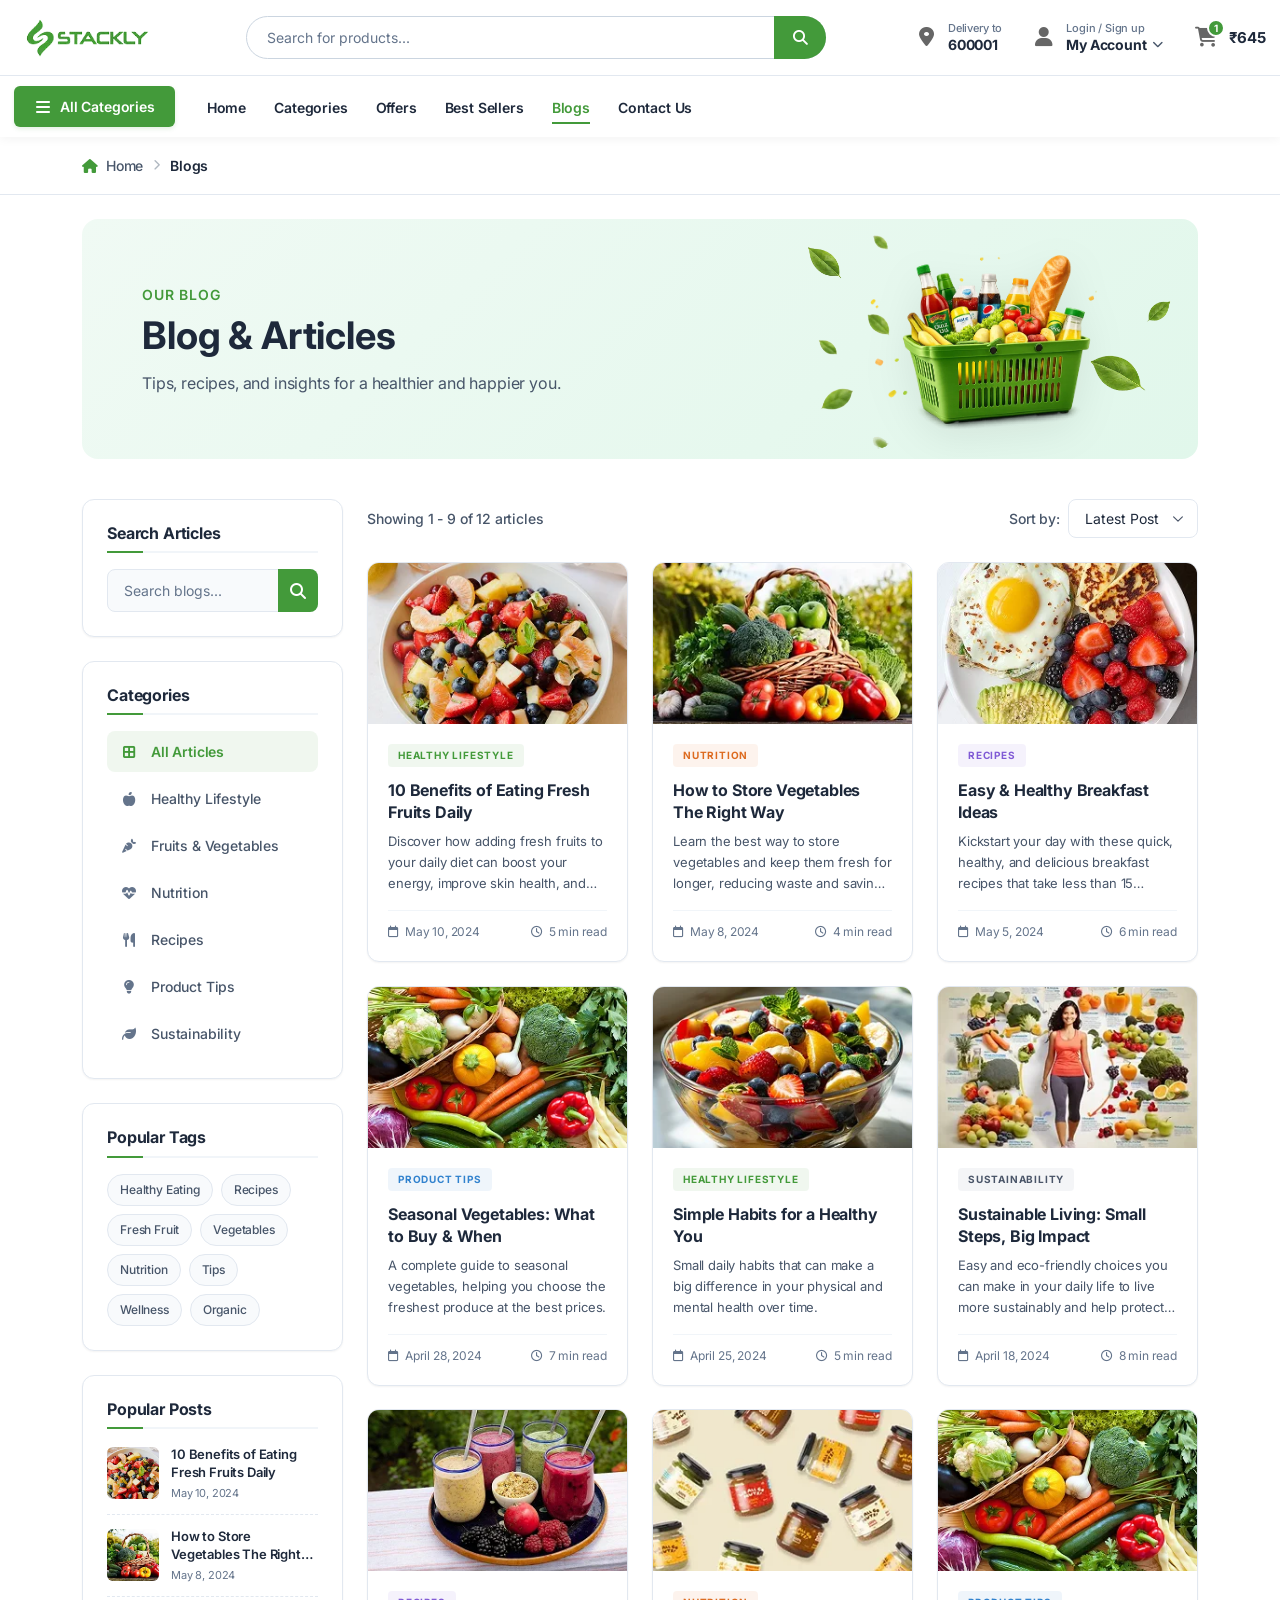
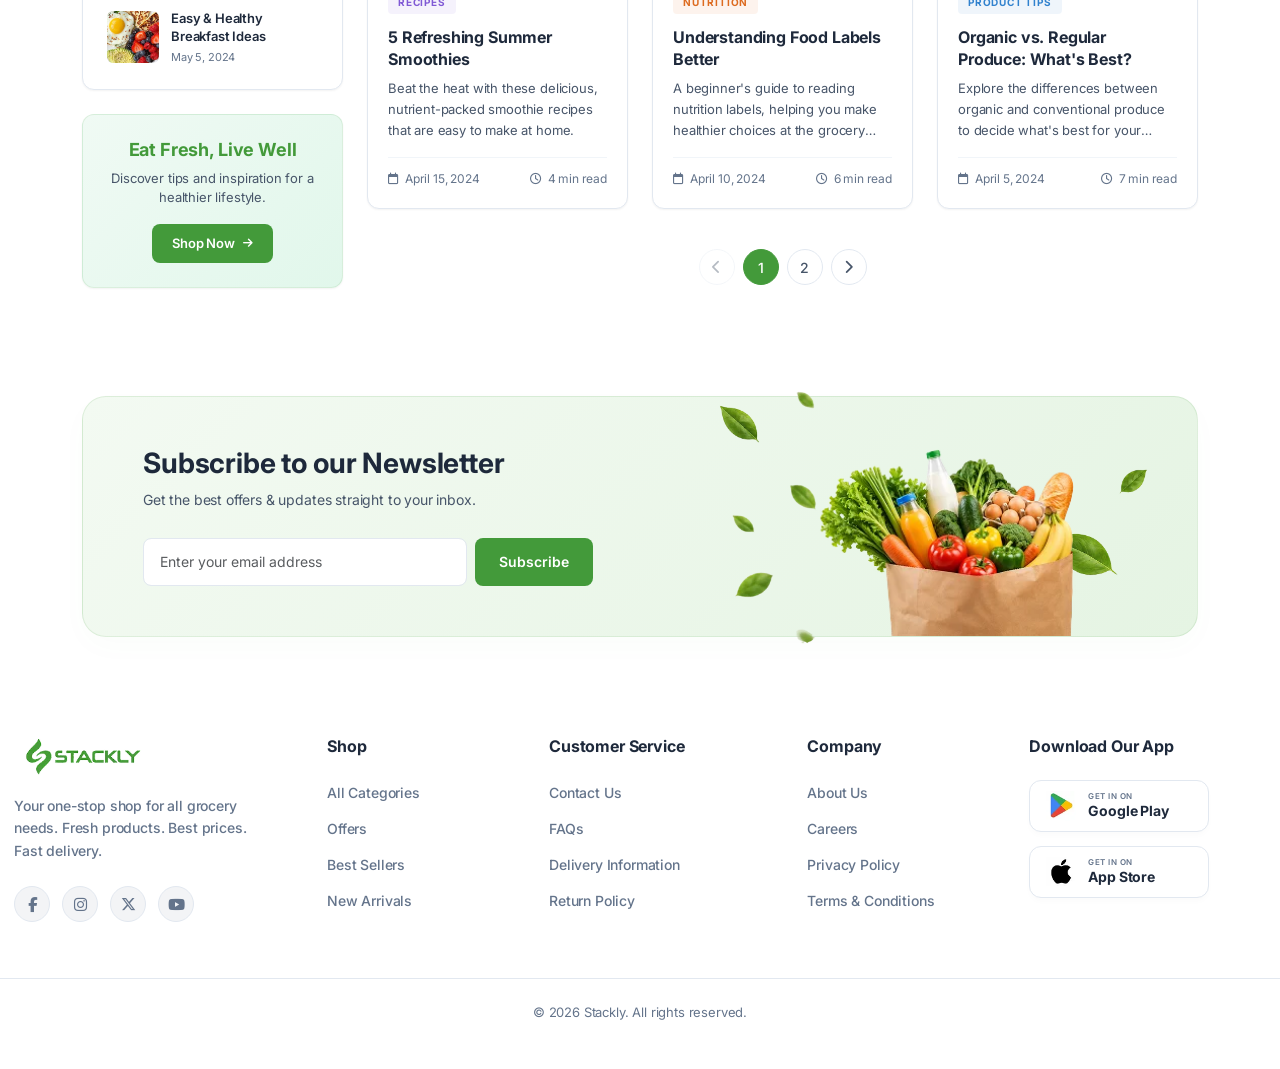
<file: pages/blog.html>
<!doctype html>
<html lang="en">
  <head>
    <meta charset="UTF-8" />
    <meta name="viewport" content="width=device-width, initial-scale=1.0" />
    <title>Blogs & Recipes - Stackly Grocery</title>
    <!-- Bootstrap 5 CSS CDN -->
    <link
      href="https://cdn.jsdelivr.net/npm/bootstrap@5.3.3/dist/css/bootstrap.min.css"
      rel="stylesheet"
    />
    <!-- FontAwesome Icons CDN -->
    <link
      rel="stylesheet"
      href="https://cdnjs.cloudflare.com/ajax/libs/font-awesome/6.7.2/css/all.min.css"
    />
    <!-- Favicon -->
    <link
      rel="icon"
      type="image/webp"
      href="../assets/images/stackly-logo.webp"
    />
    <!-- Main CSS (relative path from pages/ directory) -->
    <link rel="stylesheet" href="../assets/css/styles.css" />
    <!-- Blog page CSS styling -->
    <link rel="stylesheet" href="../assets/css/blog.css" />
    <!-- JavaScript Component Loader -->
    <script src="../assets/js/script.js" defer></script>
    <!-- Blog page logic script -->
    <script src="../assets/js/blog.js" defer></script>
  </head>
  <body style="display: flex; flex-direction: column; min-height: 100vh">
    <!-- Reusable Custom Header -->
    <custom-header></custom-header>

    <!-- Breadcrumb -->
    <div class="breadcrumb-bar">
      <div class="container">
        <nav class="breadcrumb-nav" aria-label="breadcrumb">
          <a href="../index.html" class="breadcrumb-link">
            <i class="fa-solid fa-house" style="color: #439a3a"></i> Home
          </a>
          <span class="breadcrumb-separator">
            <i class="fa-solid fa-chevron-right"></i>
          </span>
          <span class="breadcrumb-current">Blogs</span>
        </nav>
      </div>
    </div>

    <!-- Page Content -->
    <main class="container my-4 flex-grow-1">
      <!-- Premium Hero Banner -->
      <section class="blog-hero">
        <div class="blog-hero-content reveal-on-scroll fade-right">
          <span class="blog-hero-tag">Our Blog</span>
          <h1 class="blog-hero-title">Blog & Articles</h1>
          <p class="blog-hero-desc">
            Tips, recipes, and insights for a healthier and happier you.
          </p>
        </div>
        <div class="blog-hero-visual reveal-on-scroll fade-left">
          <img
            src="../assets/images/home/leaves.webp"
            alt="Floating Leaves background"
            class="hero-leaves-bg"
          />
          <img
            src="../assets/images/offers/offers-banner-image.webp"
            alt="Fresh Groceries Basket"
            class="hero-basket-img"
          />
        </div>
      </section>

      <!-- Two-column Layout -->
      <div class="row">
        <!-- Sidebar Widget Column -->
        <aside
          class="col-lg-3 col-md-4 col-sm-12 mb-4 reveal-on-scroll fade-right"
        >
          <!-- Search Widget -->
          <div class="sidebar-card">
            <h2 class="sidebar-title">Search Articles</h2>
            <form class="search-widget-form" id="blog-search-form">
              <input
                type="text"
                id="blog-search-input"
                name="blog-search"
                class="search-widget-input"
                placeholder="Search blogs..."
                aria-label="Search blogs"
              />
              <button
                type="submit"
                class="search-widget-btn"
                aria-label="Search"
              >
                <i class="fa-solid fa-magnifying-glass"></i>
              </button>
            </form>
          </div>

          <!-- Categories Widget -->
          <div class="sidebar-card">
            <h2 class="sidebar-title">Categories</h2>
            <ul class="category-list">
              <li class="category-item">
                <a class="category-link active" data-category="all">
                  <i class="fa-solid fa-border-all"></i> All Articles
                </a>
              </li>
              <li class="category-item">
                <a class="category-link" data-category="healthy-lifestyle">
                  <i class="fa-solid fa-apple-whole"></i> Healthy Lifestyle
                </a>
              </li>
              <li class="category-item">
                <a class="category-link" data-category="fruits-vegetables">
                  <i class="fa-solid fa-carrot"></i> Fruits & Vegetables
                </a>
              </li>
              <li class="category-item">
                <a class="category-link" data-category="nutrition">
                  <i class="fa-solid fa-heart-pulse"></i> Nutrition
                </a>
              </li>
              <li class="category-item">
                <a class="category-link" data-category="recipes">
                  <i class="fa-solid fa-utensils"></i> Recipes
                </a>
              </li>
              <li class="category-item">
                <a class="category-link" data-category="product-tips">
                  <i class="fa-solid fa-lightbulb"></i> Product Tips
                </a>
              </li>
              <li class="category-item">
                <a class="category-link" data-category="sustainability">
                  <i class="fa-solid fa-leaf"></i> Sustainability
                </a>
              </li>
            </ul>
          </div>

          <!-- Popular Tags Widget -->
          <div class="sidebar-card">
            <h2 class="sidebar-title">Popular Tags</h2>
            <div class="tags-cloud">
              <span class="tag-badge" data-tag="Healthy Eating"
                >Healthy Eating</span
              >
              <span class="tag-badge" data-tag="Recipes">Recipes</span>
              <span class="tag-badge" data-tag="Fresh Fruit">Fresh Fruit</span>
              <span class="tag-badge" data-tag="Vegetables">Vegetables</span>
              <span class="tag-badge" data-tag="Nutrition">Nutrition</span>
              <span class="tag-badge" data-tag="Tips">Tips</span>
              <span class="tag-badge" data-tag="Wellness">Wellness</span>
              <span class="tag-badge" data-tag="Organic">Organic</span>
            </div>
          </div>

          <!-- Popular Posts Widget -->
          <div class="sidebar-card">
            <h2 class="sidebar-title">Popular Posts</h2>
            <div class="popular-posts-list" id="popular-posts-list">
              <!-- Dynamically populated via JS -->
            </div>
          </div>

          <!-- Sidebar Promo Banner -->
          <div class="sidebar-promo-banner">
            <h3 class="promo-title">Eat Fresh, Live Well</h3>
            <p class="promo-desc">
              Discover tips and inspiration for a healthier lifestyle.
            </p>
            <a href="#" class="promo-btn">
              Shop Now <i class="fa-solid fa-arrow-right"></i>
            </a>
          </div>
        </aside>

        <!-- Blog Cards Grid Column -->
        <div class="col-lg-9 col-md-8 col-sm-12 reveal-on-scroll fade-left">
          <!-- Toolbar (Results count and Sort) -->
          <div class="blog-toolbar">
            <div class="blog-results-count" id="results-count">
              Showing 1 - 9 of 12 articles
            </div>
            <div class="blog-sort-select-wrapper">
              <span class="blog-sort-label">Sort by:</span>
              <select
                id="blog-sort"
                class="blog-sort-select"
                aria-label="Sort blogs"
              >
                <option value="latest">Latest Post</option>
                <option value="oldest">Oldest Post</option>
                <option value="title-az">Title A-Z</option>
              </select>
            </div>
          </div>

          <!-- Blog Card Grid -->
          <div class="row g-4 blog-grid-container" id="blog-grid">
            <!-- Dynamically populated via JS -->
          </div>

          <!-- Pagination -->
          <div class="blog-pagination-wrapper" id="blog-pagination">
            <!-- Dynamically populated via JS -->
          </div>
        </div>
      </div>
    </main>

    <!-- Newsletter Section -->
    <section class="footer-features-newsletter-section">
      <!-- Newsletter Subscription Banner -->
      <div class="container">
        <div class="newsletter-banner-card reveal-on-scroll fade-up">
          <div class="row align-items-center">
            <div class="col-lg-7 col-md-8 position-relative z-3">
              <h3 class="newsletter-title">Subscribe to our Newsletter</h3>
              <p class="newsletter-subtitle">
                Get the best offers & updates straight to your inbox.
              </p>
              <form
                class="newsletter-form d-flex gap-2"
                id="home-newsletter-form"
              >
                <input
                  type="email"
                  id="newsletter-email"
                  name="newsletter-email"
                  class="form-control newsletter-input"
                  placeholder="Enter your email address"
                  required
                />
                <button type="submit" class="btn btn-subscribe">
                  Subscribe
                </button>
              </form>
              <div class="newsletter-success-msg" id="newsletter-success-msg">
                <i class="fa-solid fa-circle-check"></i> Thank you for
                subscribing! Check your inbox for exclusive updates.
              </div>
            </div>
          </div>
          <!-- Newsletter Visuals (Right aligned, overlapping) -->
          <div class="newsletter-visuals-container">
            <img
              src="../assets/images/home/leaves.webp"
              alt="Floating Leaves background"
              class="newsletter-leaves-bg"
            />
            <img
              src="../assets/images/newsletter-image.webp"
              alt="Fresh Groceries Bag"
              class="newsletter-bag-img"
            />
          </div>
        </div>
      </div>
    </section>

    <!-- Reusable Custom Footer -->
    <custom-footer></custom-footer>

    <!-- Bootstrap 5 JS Bundle CDN -->
    <script src="https://cdn.jsdelivr.net/npm/bootstrap@5.3.3/dist/js/bootstrap.bundle.min.js"></script>
  </body>
</html>
</file>
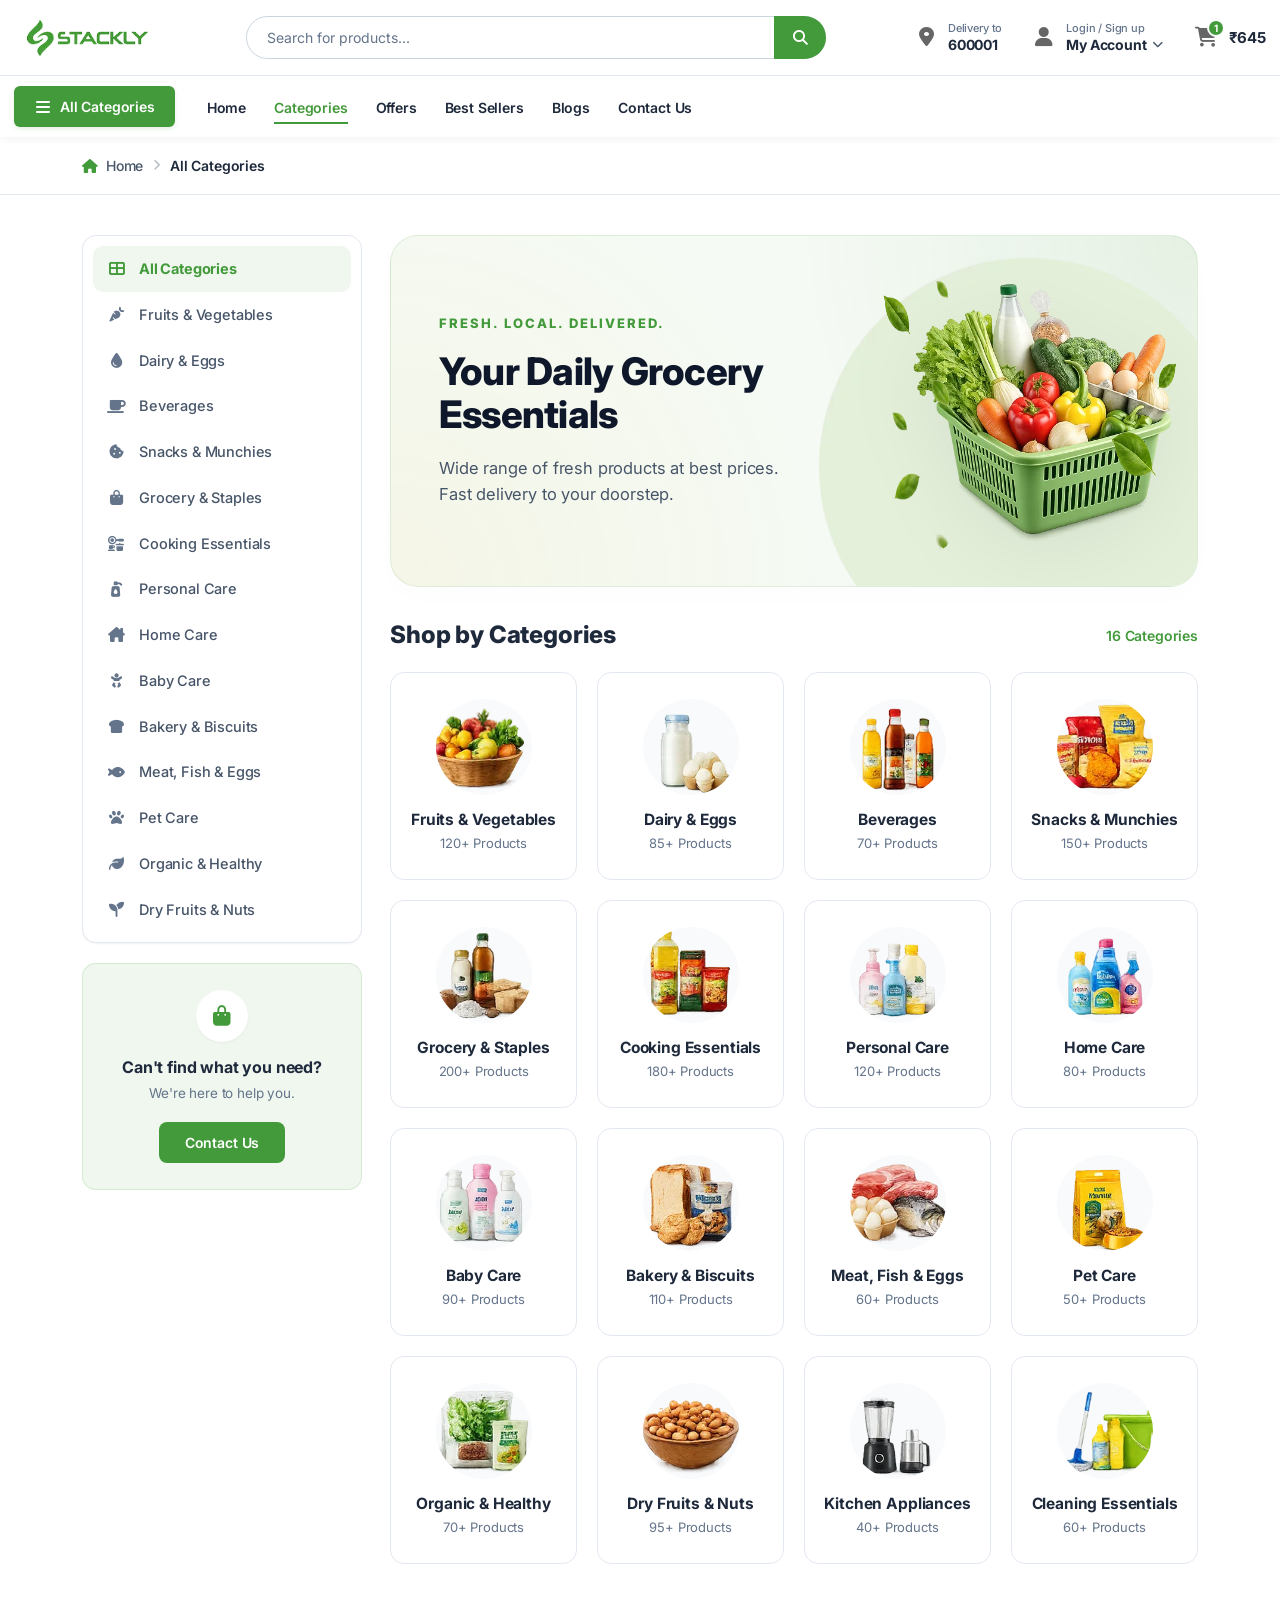
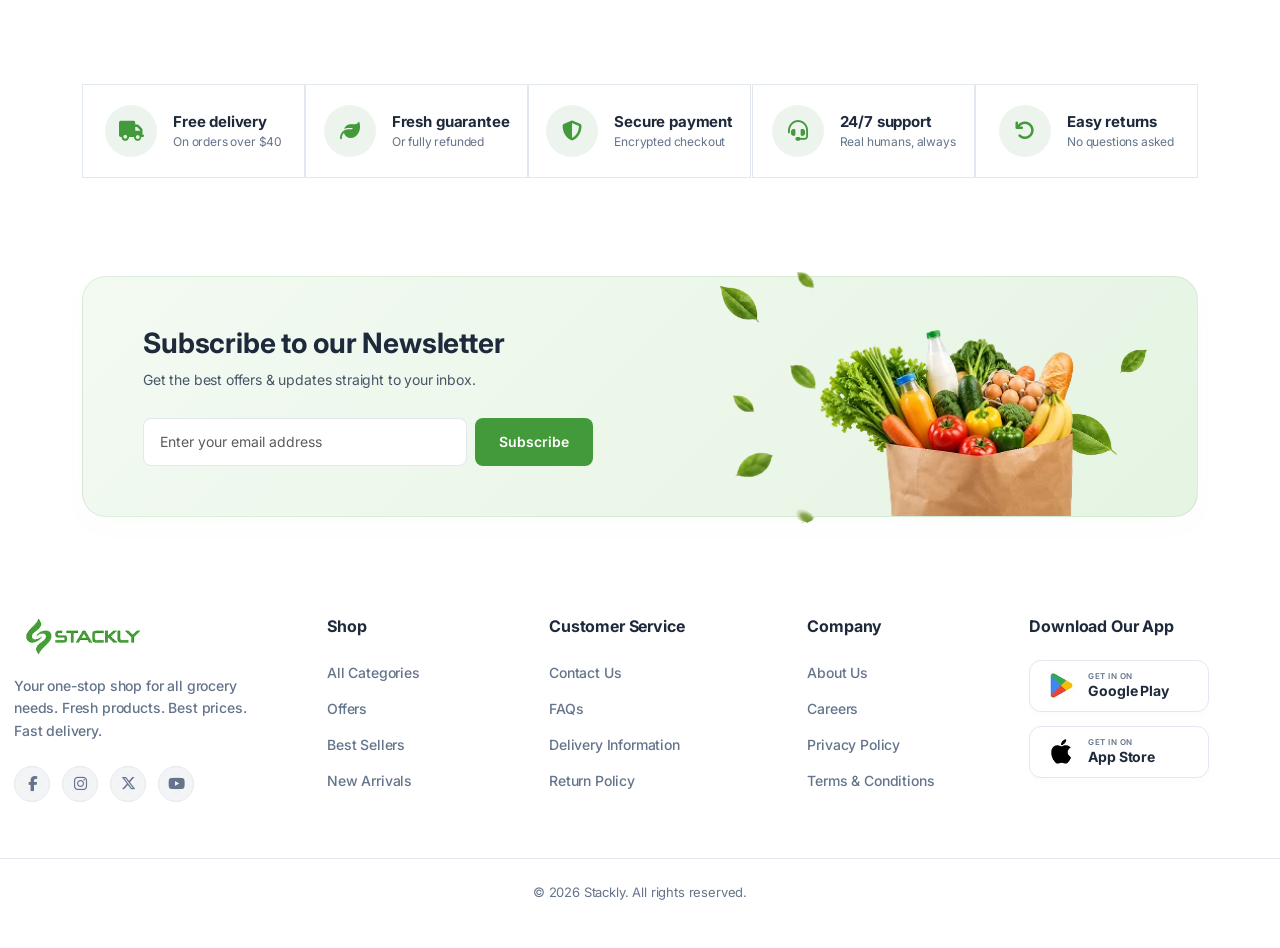
<file: pages/categories.html>
<!doctype html>
<html lang="en">
  <head>
    <meta charset="UTF-8" />
    <meta name="viewport" content="width=device-width, initial-scale=1.0" />
    <title>Shop Categories - Stackly Grocery</title>
    <!-- Bootstrap 5 CSS CDN -->
    <link
      href="https://cdn.jsdelivr.net/npm/bootstrap@5.3.3/dist/css/bootstrap.min.css"
      rel="stylesheet"
    />
    <!-- FontAwesome Icons CDN -->
    <link
      rel="stylesheet"
      href="https://cdnjs.cloudflare.com/ajax/libs/font-awesome/6.7.2/css/all.min.css"
    />
    <!-- Favicon -->
    <link
      rel="icon"
      type="image/webp"
      href="../assets/images/stackly-logo.webp"
    />
    <!-- Main CSS (relative path from pages/ directory) -->
    <link rel="stylesheet" href="../assets/css/styles.css" />
    <!-- Categories Page CSS -->
    <link rel="stylesheet" href="../assets/css/categories.css" />
    <!-- JavaScript Component Loader -->
    <script src="../assets/js/script.js" defer></script>
  </head>
  <body style="display: flex; flex-direction: column; min-height: 100vh">
    <!-- Reusable Custom Header -->
    <custom-header></custom-header>

    <!-- Breadcrumb -->
    <div class="breadcrumb-bar">
      <div class="container">
        <nav class="breadcrumb-nav" aria-label="breadcrumb">
          <a href="../index.html" class="breadcrumb-link">
            <i class="fa-solid fa-house" style="color: #439a3a"></i> Home
          </a>
          <span class="breadcrumb-separator">
            <i class="fa-solid fa-chevron-right"></i>
          </span>
          <span class="breadcrumb-current">All Categories</span>
        </nav>
      </div>
    </div>

    <!-- Page Content -->
    <main class="categories-page">
      <div class="container">
        <div class="categories-page-layout">
          <!-- ============ Sidebar ============ -->
          <aside class="categories-sidebar reveal-on-scroll fade-right">
            <ul class="sidebar-category-list" id="sidebar-category-list">
              <li>
                <a
                  href="#"
                  class="sidebar-category-item active"
                  data-category="all"
                >
                  <i class="fa-solid fa-table-cells-large"></i>
                  <span>All Categories</span>
                </a>
              </li>
              <li>
                <a
                  href="#"
                  class="sidebar-category-item"
                  data-category="Fruits & Vegetables"
                >
                  <i class="fa-solid fa-carrot"></i>
                  <span>Fruits & Vegetables</span>
                </a>
              </li>
              <li>
                <a
                  href="#"
                  class="sidebar-category-item"
                  data-category="Dairy & Eggs"
                >
                  <i class="fa-solid fa-droplet"></i>
                  <span>Dairy & Eggs</span>
                </a>
              </li>
              <li>
                <a
                  href="#"
                  class="sidebar-category-item"
                  data-category="Beverages"
                >
                  <i class="fa-solid fa-mug-saucer"></i>
                  <span>Beverages</span>
                </a>
              </li>
              <li>
                <a
                  href="#"
                  class="sidebar-category-item"
                  data-category="Snacks & Munchies"
                >
                  <i class="fa-solid fa-cookie-bite"></i>
                  <span>Snacks & Munchies</span>
                </a>
              </li>
              <li>
                <a
                  href="#"
                  class="sidebar-category-item"
                  data-category="Grocery & Staples"
                >
                  <i class="fa-solid fa-bag-shopping"></i>
                  <span>Grocery & Staples</span>
                </a>
              </li>
              <li>
                <a
                  href="#"
                  class="sidebar-category-item"
                  data-category="Cooking Essentials"
                >
                  <i class="fa-solid fa-kitchen-set"></i>
                  <span>Cooking Essentials</span>
                </a>
              </li>
              <li>
                <a
                  href="#"
                  class="sidebar-category-item"
                  data-category="Personal Care"
                >
                  <i class="fa-solid fa-pump-soap"></i>
                  <span>Personal Care</span>
                </a>
              </li>
              <li>
                <a
                  href="#"
                  class="sidebar-category-item"
                  data-category="Home Care"
                >
                  <i class="fa-solid fa-house-chimney"></i>
                  <span>Home Care</span>
                </a>
              </li>
              <li>
                <a
                  href="#"
                  class="sidebar-category-item"
                  data-category="Baby Care"
                >
                  <i class="fa-solid fa-baby"></i>
                  <span>Baby Care</span>
                </a>
              </li>
              <li>
                <a
                  href="#"
                  class="sidebar-category-item"
                  data-category="Bakery & Biscuits"
                >
                  <i class="fa-solid fa-bread-slice"></i>
                  <span>Bakery & Biscuits</span>
                </a>
              </li>
              <li>
                <a
                  href="#"
                  class="sidebar-category-item"
                  data-category="Meat, Fish & Eggs"
                >
                  <i class="fa-solid fa-fish"></i>
                  <span>Meat, Fish & Eggs</span>
                </a>
              </li>
              <li>
                <a
                  href="#"
                  class="sidebar-category-item"
                  data-category="Pet Care"
                >
                  <i class="fa-solid fa-paw"></i>
                  <span>Pet Care</span>
                </a>
              </li>
              <li>
                <a
                  href="#"
                  class="sidebar-category-item"
                  data-category="Organic & Healthy"
                >
                  <i class="fa-solid fa-leaf"></i>
                  <span>Organic & Healthy</span>
                </a>
              </li>
              <li>
                <a
                  href="#"
                  class="sidebar-category-item"
                  data-category="Dry Fruits & Nuts"
                >
                  <i class="fa-solid fa-seedling"></i>
                  <span>Dry Fruits & Nuts</span>
                </a>
              </li>
            </ul>

            <!-- Help / Contact Card -->
            <div class="sidebar-help-card">
              <div class="sidebar-help-icon">
                <i class="fa-solid fa-bag-shopping"></i>
              </div>
              <h4 class="sidebar-help-title">Can't find what you need?</h4>
              <p class="sidebar-help-text">We're here to help you.</p>
              <a href="#" class="btn-sidebar-help">Contact Us</a>
            </div>
          </aside>

          <!-- ============ Main Content ============ -->
          <div class="categories-main-content">
            <!-- Hero Banner -->
            <section class="hero-section categories-hero-section">
              <div class="hero-banner">
                <div class="row align-items-center g-0">
                  <div class="col-lg-7 hero-content text-center text-lg-start">
                    <span class="hero-subtitle">Fresh. Local. Delivered.</span>
                    <h1 class="hero-title">Your Daily Grocery Essentials</h1>
                    <p class="hero-text">
                      Wide range of fresh products at best prices. Fast delivery
                      to your doorstep.
                    </p>
                  </div>
                  <div class="col-lg-5">
                    <div class="hero-illustration">
                      <img
                        src="../assets/images/home/Ellipse 1.webp"
                        alt="Circle Graphic background 1"
                        class="hero-ellipse-1"
                      />
                      <img
                        src="../assets/images/home/hero-veg-basket.webp"
                        alt="Fresh Vegetable Basket"
                        class="hero-basket-img"
                      />
                      <img
                        src="../assets/images/home/leaves.webp"
                        alt="Floating Green Leaves"
                        class="hero-leaves"
                      />
                    </div>
                  </div>
                </div>
              </div>
            </section>

            <!-- Shop by Categories Grid -->
            <section class="categories-grid-section">
              <div class="categories-grid-header reveal-on-scroll fade-up">
                <h2 class="categories-grid-title">Shop by Categories</h2>
                <span class="categories-grid-count" id="categories-count"
                  >16 Categories</span
                >
              </div>

              <div
                class="categories-grid reveal-children-fade-up"
                id="categories-grid"
                data-cols="4"
              >
                <a
                  href="#"
                  class="category-grid-card"
                  data-category="Fruits & Vegetables"
                >
                  <div class="category-grid-img-box">
                    <img
                      src="../assets/images/categories/categories-image-01.webp"
                      alt="Fruits & Vegetables"
                    />
                  </div>
                  <h3 class="category-grid-name">Fruits & Vegetables</h3>
                  <p class="category-grid-count-text">120+ Products</p>
                </a>

                <a
                  href="#"
                  class="category-grid-card"
                  data-category="Dairy & Eggs"
                >
                  <div class="category-grid-img-box">
                    <img
                      src="../assets/images/categories/categories-image-02.webp"
                      alt="Dairy & Eggs"
                    />
                  </div>
                  <h3 class="category-grid-name">Dairy & Eggs</h3>
                  <p class="category-grid-count-text">85+ Products</p>
                </a>

                <a
                  href="#"
                  class="category-grid-card"
                  data-category="Beverages"
                >
                  <div class="category-grid-img-box">
                    <img
                      src="../assets/images/categories/categories-image-03.webp"
                      alt="Beverages"
                    />
                  </div>
                  <h3 class="category-grid-name">Beverages</h3>
                  <p class="category-grid-count-text">70+ Products</p>
                </a>

                <a
                  href="#"
                  class="category-grid-card"
                  data-category="Snacks & Munchies"
                >
                  <div class="category-grid-img-box">
                    <img
                      src="../assets/images/categories/categories-image-04.webp"
                      alt="Snacks & Munchies"
                    />
                  </div>
                  <h3 class="category-grid-name">Snacks & Munchies</h3>
                  <p class="category-grid-count-text">150+ Products</p>
                </a>

                <a
                  href="#"
                  class="category-grid-card"
                  data-category="Grocery & Staples"
                >
                  <div class="category-grid-img-box">
                    <img
                      src="../assets/images/categories/categories-image-05.webp"
                      alt="Grocery & Staples"
                    />
                  </div>
                  <h3 class="category-grid-name">Grocery & Staples</h3>
                  <p class="category-grid-count-text">200+ Products</p>
                </a>

                <a
                  href="#"
                  class="category-grid-card"
                  data-category="Cooking Essentials"
                >
                  <div class="category-grid-img-box">
                    <img
                      src="../assets/images/categories/categories-image-06.webp"
                      alt="Cooking Essentials"
                    />
                  </div>
                  <h3 class="category-grid-name">Cooking Essentials</h3>
                  <p class="category-grid-count-text">180+ Products</p>
                </a>

                <a
                  href="#"
                  class="category-grid-card"
                  data-category="Personal Care"
                >
                  <div class="category-grid-img-box">
                    <img
                      src="../assets/images/categories/categories-image-07.webp"
                      alt="Personal Care"
                    />
                  </div>
                  <h3 class="category-grid-name">Personal Care</h3>
                  <p class="category-grid-count-text">120+ Products</p>
                </a>

                <a
                  href="#"
                  class="category-grid-card"
                  data-category="Home Care"
                >
                  <div class="category-grid-img-box">
                    <img
                      src="../assets/images/categories/categories-image-08.webp"
                      alt="Home Care"
                    />
                  </div>
                  <h3 class="category-grid-name">Home Care</h3>
                  <p class="category-grid-count-text">80+ Products</p>
                </a>

                <a
                  href="#"
                  class="category-grid-card"
                  data-category="Baby Care"
                >
                  <div class="category-grid-img-box">
                    <img
                      src="../assets/images/categories/categories-image-09.webp"
                      alt="Baby Care"
                    />
                  </div>
                  <h3 class="category-grid-name">Baby Care</h3>
                  <p class="category-grid-count-text">90+ Products</p>
                </a>

                <a
                  href="#"
                  class="category-grid-card"
                  data-category="Bakery & Biscuits"
                >
                  <div class="category-grid-img-box">
                    <img
                      src="../assets/images/categories/categories-image-10.webp"
                      alt="Bakery & Biscuits"
                    />
                  </div>
                  <h3 class="category-grid-name">Bakery & Biscuits</h3>
                  <p class="category-grid-count-text">110+ Products</p>
                </a>

                <a
                  href="#"
                  class="category-grid-card"
                  data-category="Meat, Fish & Eggs"
                >
                  <div class="category-grid-img-box">
                    <img
                      src="../assets/images/categories/categories-image-11.webp"
                      alt="Meat, Fish & Eggs"
                    />
                  </div>
                  <h3 class="category-grid-name">Meat, Fish & Eggs</h3>
                  <p class="category-grid-count-text">60+ Products</p>
                </a>

                <a href="#" class="category-grid-card" data-category="Pet Care">
                  <div class="category-grid-img-box">
                    <img
                      src="../assets/images/categories/categories-image-12.webp"
                      alt="Pet Care"
                    />
                  </div>
                  <h3 class="category-grid-name">Pet Care</h3>
                  <p class="category-grid-count-text">50+ Products</p>
                </a>

                <a
                  href="#"
                  class="category-grid-card"
                  data-category="Organic & Healthy"
                >
                  <div class="category-grid-img-box">
                    <img
                      src="../assets/images/categories/categories-image-13.webp"
                      alt="Organic & Healthy"
                    />
                  </div>
                  <h3 class="category-grid-name">Organic & Healthy</h3>
                  <p class="category-grid-count-text">70+ Products</p>
                </a>

                <a
                  href="#"
                  class="category-grid-card"
                  data-category="Dry Fruits & Nuts"
                >
                  <div class="category-grid-img-box">
                    <img
                      src="../assets/images/categories/categories-image-14.webp"
                      alt="Dry Fruits & Nuts"
                    />
                  </div>
                  <h3 class="category-grid-name">Dry Fruits & Nuts</h3>
                  <p class="category-grid-count-text">95+ Products</p>
                </a>

                <a
                  href="#"
                  class="category-grid-card"
                  data-category="Kitchen Appliances"
                >
                  <div class="category-grid-img-box">
                    <img
                      src="../assets/images/categories/categories-image-15.webp"
                      alt="Kitchen Appliances"
                    />
                  </div>
                  <h3 class="category-grid-name">Kitchen Appliances</h3>
                  <p class="category-grid-count-text">40+ Products</p>
                </a>

                <a
                  href="#"
                  class="category-grid-card"
                  data-category="Cleaning Essentials"
                >
                  <div class="category-grid-img-box">
                    <img
                      src="../assets/images/categories/categories-image-16.webp"
                      alt="Cleaning Essentials"
                    />
                  </div>
                  <h3 class="category-grid-name">Cleaning Essentials</h3>
                  <p class="category-grid-count-text">60+ Products</p>
                </a>
              </div>

              <!-- Empty state shown when a sidebar filter matches nothing in the grid -->
              <div
                class="categories-empty-state"
                id="categories-empty-state"
                style="display: none"
              >
                <i class="fa-solid fa-box-open"></i>
                <p>No matching category found.</p>
              </div>
            </section>
          </div>
        </div>
      </div>
    </main>

    <!-- Bottom Features & Newsletter Section (unchanged, reused from Home) -->
    <section class="footer-features-newsletter-section">
      <!-- 1. Features Row -->
      <div class="container home-bottom-features mb-5">
        <div
          class="row row-cols-1 row-cols-md-2 row-cols-lg-5 g-0 justify-content-between reveal-children-fade-up"
          data-cols="5"
        >
          <div class="col">
            <div class="categories-bottom-feature-card">
              <div class="categories-bottom-feature-icon-box">
                <i class="fa-solid fa-truck"></i>
              </div>
              <div class="bottom-feature-content">
                <h4 class="bottom-feature-title">Free delivery</h4>
                <p class="bottom-feature-description">On orders over $40</p>
              </div>
            </div>
          </div>
          <div class="col">
            <div class="categories-bottom-feature-card">
              <div class="categories-bottom-feature-icon-box">
                <i class="fa-solid fa-leaf"></i>
              </div>
              <div class="bottom-feature-content">
                <h4 class="bottom-feature-title">Fresh guarantee</h4>
                <p class="bottom-feature-description">Or fully refunded</p>
              </div>
            </div>
          </div>
          <div class="col">
            <div class="categories-bottom-feature-card">
              <div class="categories-bottom-feature-icon-box">
                <i class="fa-solid fa-shield-halved"></i>
              </div>
              <div class="bottom-feature-content">
                <h4 class="bottom-feature-title">Secure payment</h4>
                <p class="bottom-feature-description">Encrypted checkout</p>
              </div>
            </div>
          </div>
          <div class="col">
            <div class="categories-bottom-feature-card">
              <div class="categories-bottom-feature-icon-box">
                <i class="fa-solid fa-headset"></i>
              </div>
              <div class="bottom-feature-content">
                <h4 class="bottom-feature-title">24/7 support</h4>
                <p class="bottom-feature-description">Real humans, always</p>
              </div>
            </div>
          </div>
          <div class="col">
            <div class="categories-bottom-feature-card">
              <div class="categories-bottom-feature-icon-box">
                <i class="fa-solid fa-arrow-rotate-left"></i>
              </div>
              <div class="bottom-feature-content">
                <h4 class="bottom-feature-title">Easy returns</h4>
                <p class="bottom-feature-description">No questions asked</p>
              </div>
            </div>
          </div>
        </div>
      </div>

      <!-- 2. Newsletter Subscription Banner -->
      <div class="container">
        <div class="newsletter-banner-card reveal-on-scroll fade-up">
          <div class="row align-items-center">
            <div class="col-lg-7 col-md-8 position-relative z-3">
              <h3 class="newsletter-title">Subscribe to our Newsletter</h3>
              <p class="newsletter-subtitle">
                Get the best offers & updates straight to your inbox.
              </p>
              <form
                class="newsletter-form d-flex gap-2"
                id="home-newsletter-form"
              >
                <input
                  type="email"
                  id="newsletter-email"
                  name="newsletter-email"
                  class="form-control newsletter-input"
                  placeholder="Enter your email address"
                  required
                />
                <button type="submit" class="btn btn-subscribe">
                  Subscribe
                </button>
              </form>
              <div class="newsletter-success-msg" id="newsletter-success-msg">
                <i class="fa-solid fa-circle-check"></i> Thank you for
                subscribing! Check your inbox for exclusive updates.
              </div>
            </div>
          </div>
          <div class="newsletter-visuals-container">
            <img
              src="../assets/images/home/leaves.webp"
              alt="Floating Leaves background"
              class="newsletter-leaves-bg"
            />
            <img
              src="../assets/images/newsletter-image.webp"
              alt="Fresh Groceries Bag"
              class="newsletter-bag-img"
            />
          </div>
        </div>
      </div>
    </section>

    <!-- Reusable Custom Footer -->
    <custom-footer></custom-footer>

    <!-- Bootstrap 5 JS Bundle CDN -->
    <script src="https://cdn.jsdelivr.net/npm/bootstrap@5.3.3/dist/js/bootstrap.bundle.min.js"></script>
  </body>
</html>
</file>
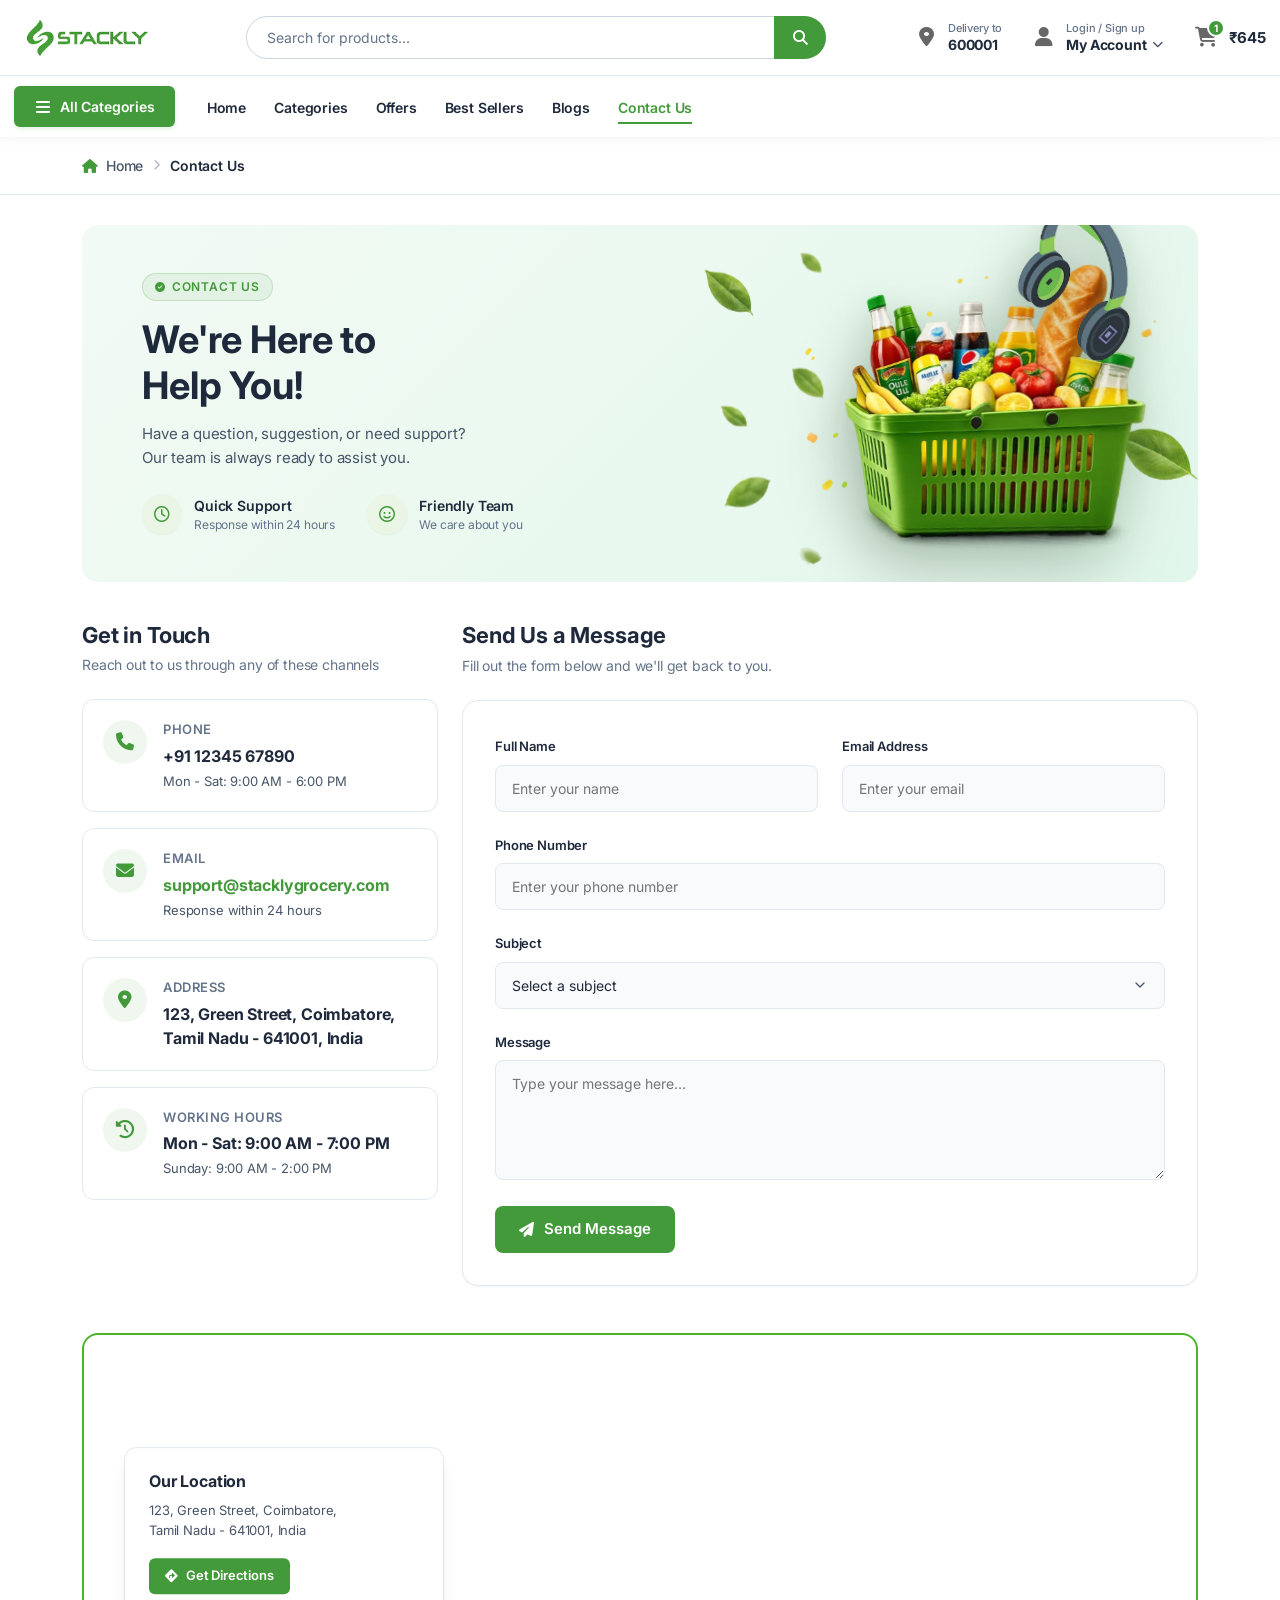
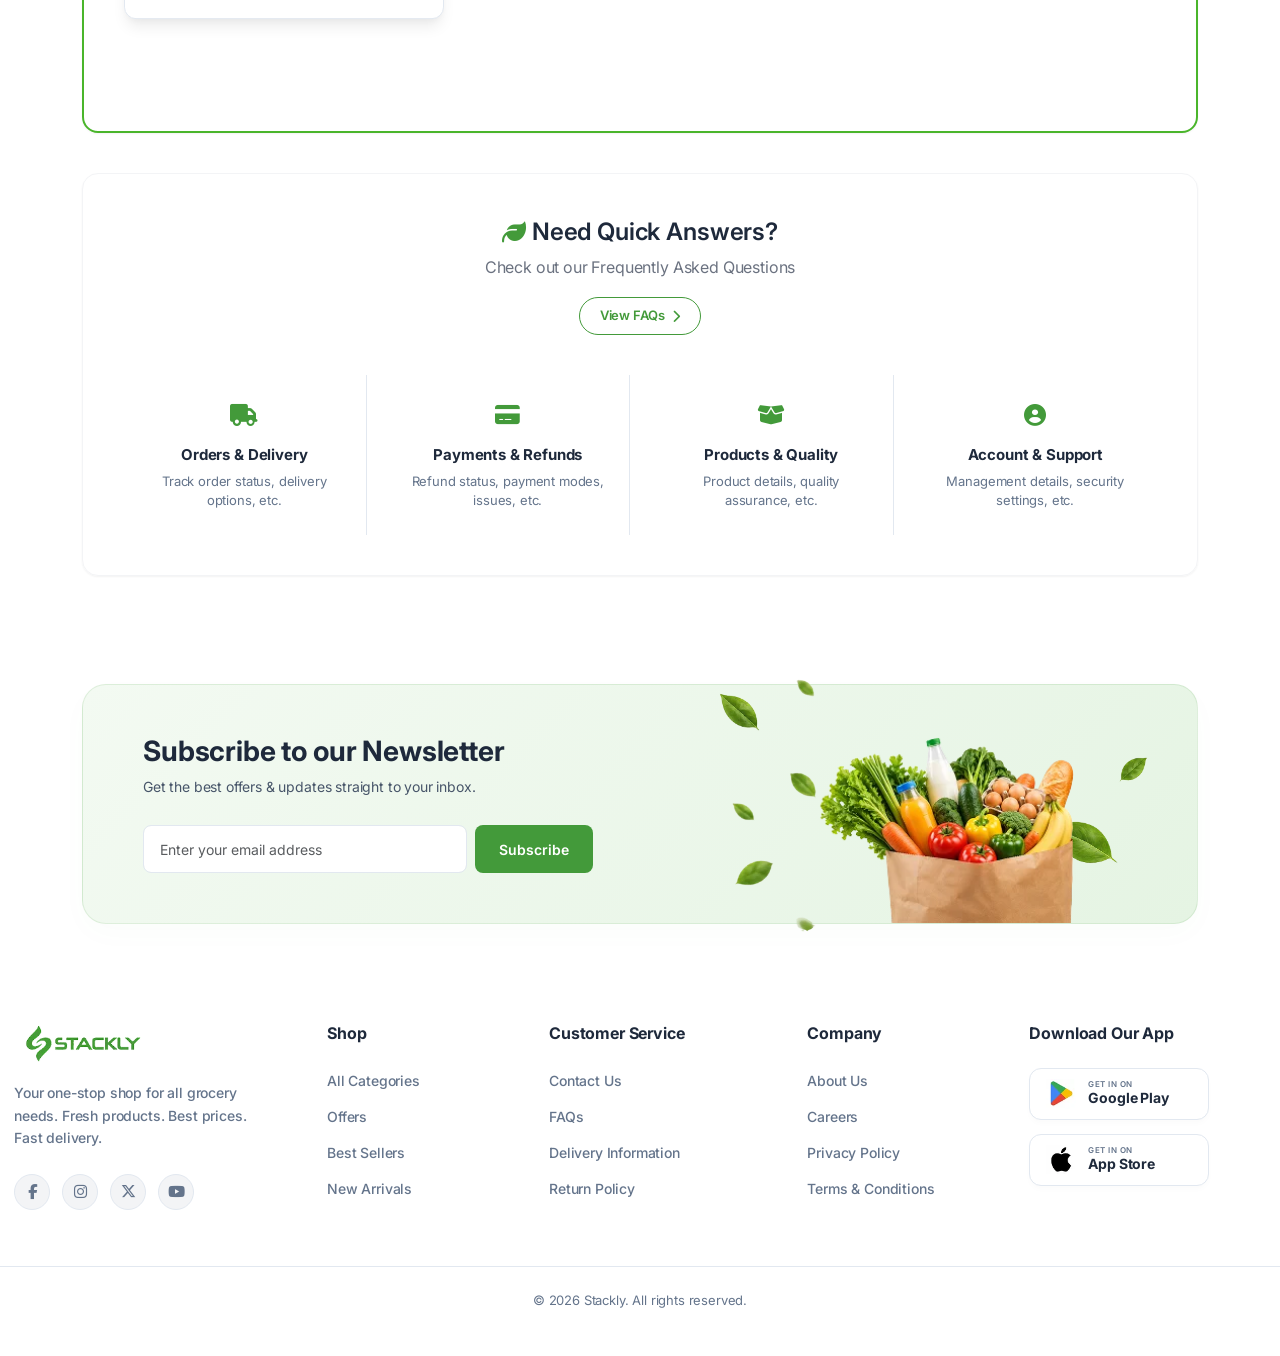
<file: pages/contact.html>
<!doctype html>
<html lang="en">
  <head>
    <meta charset="UTF-8" />
    <meta name="viewport" content="width=device-width, initial-scale=1.0" />
    <title>Contact Us - Stackly Grocery</title>
    <!-- Bootstrap 5 CSS CDN -->
    <link
      href="https://cdn.jsdelivr.net/npm/bootstrap@5.3.3/dist/css/bootstrap.min.css"
      rel="stylesheet"
    />
    <!-- FontAwesome Icons CDN -->
    <link
      rel="stylesheet"
      href="https://cdnjs.cloudflare.com/ajax/libs/font-awesome/6.7.2/css/all.min.css"
    />
    <!-- Favicon -->
    <link
      rel="icon"
      type="image/webp"
      href="../assets/images/stackly-logo.webp"
    />
    <!-- Main CSS (relative path from pages/ directory) -->
    <link rel="stylesheet" href="../assets/css/styles.css" />
    <!-- Contact page styling -->
    <link rel="stylesheet" href="../assets/css/contact.css" />
    <!-- JavaScript Component Loader -->
    <script src="../assets/js/script.js" defer></script>
    <!-- Contact page interactivity script -->
    <script src="../assets/js/contact.js" defer></script>
  </head>
  <body style="display: flex; flex-direction: column; min-height: 100vh">
    <!-- Reusable Custom Header -->
    <custom-header></custom-header>

    <!-- Breadcrumb -->
    <div class="breadcrumb-bar">
      <div class="container">
        <nav class="breadcrumb-nav" aria-label="breadcrumb">
          <a href="../index.html" class="breadcrumb-link">
            <i class="fa-solid fa-house" style="color: #439a3a"></i> Home
          </a>
          <span class="breadcrumb-separator">
            <i class="fa-solid fa-chevron-right"></i>
          </span>
          <span class="breadcrumb-current">Contact Us</span>
        </nav>
      </div>
    </div>

    <!-- Page Content -->
    <main class="container flex-grow-1">
      <!-- Contact Hero Banner -->
      <section class="contact-hero">
        <div class="contact-hero-content reveal-on-scroll fade-right">
          <span class="contact-hero-tag">
            <i class="fa-solid fa-circle-check"></i> Contact Us
          </span>
          <h1 class="contact-hero-title">
            We're Here to <br />
            Help You!
          </h1>
          <p class="contact-hero-desc">
            Have a question, suggestion, or need support? <br />
            Our team is always ready to assist you.
          </p>

          <div class="contact-hero-features">
            <div class="hero-feature-item">
              <div class="hero-feature-icon">
                <i class="fa-regular fa-clock"></i>
              </div>
              <div class="hero-feature-info">
                <span class="hero-feature-label">Quick Support</span>
                <span class="hero-feature-sub">Response within 24 hours</span>
              </div>
            </div>
            <div class="hero-feature-item">
              <div class="hero-feature-icon">
                <i class="fa-regular fa-face-smile"></i>
              </div>
              <div class="hero-feature-info">
                <span class="hero-feature-label">Friendly Team</span>
                <span class="hero-feature-sub">We care about you</span>
              </div>
            </div>
          </div>
        </div>

        <div class="contact-hero-visual reveal-on-scroll fade-left">
          <img
            src="../assets/images/home/leaves.webp"
            alt="Floating Leaves background"
            class="hero-leaves-bg"
          />
          <img
            src="../assets/images/offers/offers-banner-image.webp"
            alt="Fresh Groceries Basket"
            class="hero-basket-img"
          />
          <img
            src="../assets/images/computer-headset-bg-img.webp"
            alt="Support Headset"
            class="hero-headset-img"
          />
        </div>
      </section>

      <!-- Main Contact Section -->
      <section class="row mb-5">
        <!-- Get in Touch Column -->
        <div class="col-lg-4 col-md-5 mb-4 mb-md-0 reveal-on-scroll fade-right">
          <h2 class="contact-section-title">Get in Touch</h2>
          <p class="contact-section-subtitle">
            Reach out to us through any of these channels
          </p>

          <div class="contact-card-container">
            <!-- Phone Card -->
            <div class="contact-info-card">
              <div class="info-card-icon">
                <i class="fa-solid fa-phone"></i>
              </div>
              <div class="info-card-details">
                <span class="info-card-label">Phone</span>
                <a href="#" class="info-card-value">+91 12345 67890</a>
                <span class="info-card-sub">Mon - Sat: 9:00 AM - 6:00 PM</span>
              </div>
            </div>

            <!-- Email Card -->
            <div class="contact-info-card">
              <div class="info-card-icon">
                <i class="fa-solid fa-envelope"></i>
              </div>
              <div class="info-card-details">
                <span class="info-card-label">Email</span>
                <a href="#" class="info-card-value email-link"
                  >support@stacklygrocery.com</a
                >
                <span class="info-card-sub">Response within 24 hours</span>
              </div>
            </div>

            <!-- Address Card -->
            <div class="contact-info-card">
              <div class="info-card-icon">
                <i class="fa-solid fa-location-dot"></i>
              </div>
              <div class="info-card-details">
                <span class="info-card-label">Address</span>
                <span class="info-card-value"
                  >123, Green Street, Coimbatore, Tamil Nadu - 641001,
                  India</span
                >
              </div>
            </div>

            <!-- Working Hours Card -->
            <div class="contact-info-card">
              <div class="info-card-icon">
                <i class="fa-solid fa-clock-rotate-left"></i>
              </div>
              <div class="info-card-details">
                <span class="info-card-label">Working Hours</span>
                <span class="info-card-value"
                  >Mon - Sat: 9:00 AM - 7:00 PM</span
                >
                <span class="info-card-sub">Sunday: 9:00 AM - 2:00 PM</span>
              </div>
            </div>
          </div>
        </div>

        <!-- Send Us a Message Column -->
        <div class="col-lg-8 col-md-7">
          <h2 class="contact-section-title">Send Us a Message</h2>
          <p class="contact-section-subtitle">
            Fill out the form below and we'll get back to you.
          </p>

          <div class="contact-form-card reveal-on-scroll fade-left delay-100">
            <form id="contact-us-form">
              <div class="row">
                <!-- Full Name -->
                <div class="col-md-6 form-group-custom">
                  <label for="contact-name" class="form-label-custom"
                    >Full Name</label
                  >
                  <input
                    type="text"
                    id="contact-name"
                    name="contact-name"
                    class="form-control-custom"
                    placeholder="Enter your name"
                    maxlength="16"
                    required
                  />
                </div>

                <!-- Email Address -->
                <div class="col-md-6 form-group-custom">
                  <label for="contact-email" class="form-label-custom"
                    >Email Address</label
                  >
                  <input
                    type="email"
                    id="contact-email"
                    name="contact-email"
                    class="form-control-custom"
                    placeholder="Enter your email"
                    required
                  />
                </div>
              </div>

              <!-- Phone Number -->
              <div class="form-group-custom">
                <label for="contact-phone" class="form-label-custom"
                  >Phone Number</label
                >
                <input
                  type="tel"
                  id="contact-phone"
                  name="contact-phone"
                  class="form-control-custom"
                  maxlength="10"
                  placeholder="Enter your phone number"
                  required
                />
              </div>

              <!-- Subject -->
              <div class="form-group-custom">
                <label for="contact-subject" class="form-label-custom"
                  >Subject</label
                >
                <select
                  id="contact-subject"
                  name="contact-subject"
                  class="form-control-custom form-select-custom"
                  required
                >
                  <option value="" disabled selected>Select a subject</option>
                  <option value="Billing & Refunds">Billing & Refunds</option>
                  <option value="Delivery Issue">Delivery Issue</option>
                  <option value="Product Quality">Product Quality</option>
                  <option value="General Support">General Support</option>
                  <option value="Business Inquiry">Business Inquiry</option>
                </select>
              </div>

              <!-- Message -->
              <div class="form-group-custom">
                <label for="contact-message" class="form-label-custom"
                  >Message</label
                >
                <textarea
                  id="contact-message"
                  name="contact-message"
                  class="form-control-custom"
                  placeholder="Type your message here..."
                  required
                ></textarea>
              </div>

              <!-- Submit Button -->
              <button type="submit" class="btn-send-message">
                <i class="fa-solid fa-paper-plane"></i> Send Message
              </button>

              <!-- Success Alert -->
              <div class="form-success-msg" id="form-success-msg">
                <i class="fa-solid fa-circle-check"></i> Thank you! Your message
                has been sent successfully. We will get back to you shortly.
              </div>
            </form>
          </div>
        </div>
      </section>

      <!-- Map Location Section -->
      <section class="contact-map-wrapper">
        <iframe
          src="https://www.google.com/maps/embed?pb=!1m18!1m12!1m3!1d3916.333069150171!2d76.95593847585098!3d11.013535954767222!2m3!1f0!2f0!3f0!3m2!1i1024!2i768!4f13.1!3m3!1m2!1s0x3ba859af2f974671%3A0xae36ab677a28e3b2!2sCoimbatore%2C%20Tamil%20Nadu!5e0!3m2!1sen!2sin!4v1710000000000!5m2!1sen!2sin"
          class="contact-map-iframe"
          allowfullscreen=""
          loading="lazy"
          referrerpolicy="no-referrer-when-downgrade"
        ></iframe>

        <div class="map-location-card">
          <h3 class="map-card-title">Our Location</h3>
          <p class="map-card-address">
            123, Green Street, Coimbatore,<br />Tamil Nadu - 641001, India
          </p>
          <a href="#" class="btn-get-directions">
            <i class="fa-solid fa-diamond-turn-right"></i> Get Directions
          </a>
        </div>
      </section>

      <!-- FAQ Section -->
      <section class="faq-section mb-5">
        <div class="faq-banner">
          <span class="faq-tag">
            <i class="fa-solid fa-leaf" style="color: #439a3a"></i> Need Quick
            Answers?
          </span>
          <h2 class="faq-title">Check out our Frequently Asked Questions</h2>
          <a href="#" class="btn-view-faqs">
            View FAQs <i class="fa-solid fa-chevron-right"></i>
          </a>
        </div>

        <div class="support-features-grid">
          <!-- Card 1 -->
          <div class="support-feature-card">
            <span class="support-icon"><i class="fa-solid fa-truck"></i></span>
            <h4 class="support-title">Orders & Delivery</h4>
            <p class="support-desc">
              Track order status, delivery options, etc.
            </p>
          </div>

          <!-- Card 2 -->
          <div class="support-feature-card">
            <span class="support-icon"
              ><i class="fa-solid fa-credit-card"></i
            ></span>
            <h4 class="support-title">Payments & Refunds</h4>
            <p class="support-desc">
              Refund status, payment modes, issues, etc.
            </p>
          </div>

          <!-- Card 3 -->
          <div class="support-feature-card">
            <span class="support-icon"
              ><i class="fa-solid fa-box-open"></i
            ></span>
            <h4 class="support-title">Products & Quality</h4>
            <p class="support-desc">Product details, quality assurance, etc.</p>
          </div>

          <!-- Card 4 -->
          <div class="support-feature-card support-feature-card-last-card">
            <span class="support-icon"
              ><i class="fa-solid fa-circle-user"></i
            ></span>
            <h4 class="support-title">Account & Support</h4>
            <p class="support-desc">
              Management details, security settings, etc.
            </p>
          </div>
        </div>
      </section>
    </main>

    <!-- Newsletter Section -->
    <section class="footer-features-newsletter-section">
      <!-- Newsletter Subscription Banner -->
      <div class="container">
        <div class="newsletter-banner-card">
          <div class="row align-items-center">
            <div class="col-lg-7 col-md-8 position-relative z-3">
              <h3 class="newsletter-title">Subscribe to our Newsletter</h3>
              <p class="newsletter-subtitle">
                Get the best offers & updates straight to your inbox.
              </p>
              <form
                class="newsletter-form d-flex gap-2"
                id="home-newsletter-form"
              >
                <input
                  type="email"
                  id="newsletter-email"
                  name="newsletter-email"
                  class="form-control newsletter-input"
                  placeholder="Enter your email address"
                  required
                />
                <button type="submit" class="btn btn-subscribe">
                  Subscribe
                </button>
              </form>
              <div class="newsletter-success-msg" id="newsletter-success-msg">
                <i class="fa-solid fa-circle-check"></i> Thank you for
                subscribing! Check your inbox for exclusive updates.
              </div>
            </div>
          </div>
          <!-- Newsletter Visuals (Right aligned, overlapping) -->
          <div class="newsletter-visuals-container">
            <img
              src="../assets/images/home/leaves.webp"
              alt="Floating Leaves background"
              class="newsletter-leaves-bg"
            />
            <img
              src="../assets/images/newsletter-image.webp"
              alt="Fresh Groceries Bag"
              class="newsletter-bag-img"
            />
          </div>
        </div>
      </div>
    </section>

    <!-- Reusable Custom Footer -->
    <custom-footer></custom-footer>

    <!-- Bootstrap 5 JS Bundle CDN -->
    <script src="https://cdn.jsdelivr.net/npm/bootstrap@5.3.3/dist/js/bootstrap.bundle.min.js"></script>
  </body>
</html>
</file>
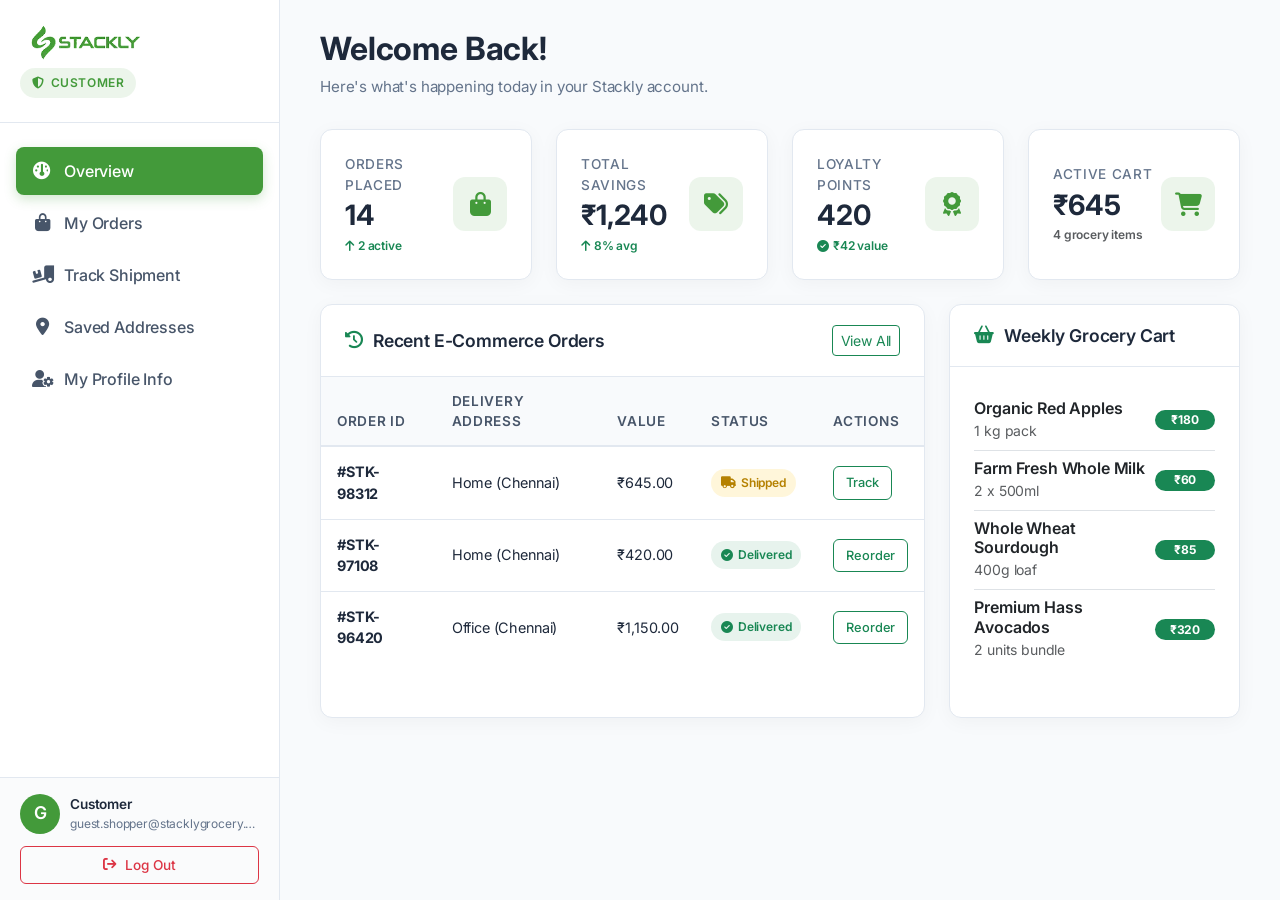
<file: pages/dashboard.html>
<!doctype html>
<html lang="en">
  <head>
    <meta charset="UTF-8" />
    <meta name="viewport" content="width=device-width, initial-scale=1.0" />
    <title>Dashboard - Stackly Grocery</title>
    <!-- Bootstrap 5 CSS CDN -->
    <link
      href="https://cdn.jsdelivr.net/npm/bootstrap@5.3.3/dist/css/bootstrap.min.css"
      rel="stylesheet"
    />
    <!-- FontAwesome Icons CDN -->
    <link
      rel="stylesheet"
      href="https://cdnjs.cloudflare.com/ajax/libs/font-awesome/6.7.2/css/all.min.css"
    />
    <!-- Favicon -->
    <link
      rel="icon"
      type="image/webp"
      href="../assets/images/stackly-logo.webp"
    />
    <!-- Main CSS -->
    <link rel="stylesheet" href="../assets/css/styles.css" />
    <!-- Dashboard Custom CSS -->
    <link rel="stylesheet" href="../assets/css/dashboard.css" />
    <!-- Web Components Script -->
    <script src="../assets/js/script.js" defer></script>
  </head>
  <body class="dashboard-body">
    <!-- Main Dashboard Container -->
    <div class="dashboard-wrapper">
      <!-- Sidebar Panel (Dynamically Populated) -->
      <aside class="dashboard-sidebar" id="dashboard-sidebar">
        <!-- Sidebar Content will be loaded dynamically via Javascript -->
      </aside>

      <!-- Main Dashboard Content Area -->
      <main class="dashboard-main">
        <!-- Mobile Sidebar Toggle -->
        <button class="mobile-sidebar-toggle" id="mobile-sidebar-toggle-btn">
          <i class="fa-solid fa-bars"></i>
          <span>Dashboard Menu</span>
        </button>

        <!-- Dynamic Header -->
        <div class="dashboard-header">
          <h2 class="dashboard-title" id="dashboard-title-text">
            Welcome Back!
          </h2>
          <p class="dashboard-subtitle" id="dashboard-subtitle-text">
            Here's what's happening today in your Stackly account.
          </p>
        </div>

        <!-- Dynamic Content Panels Container -->
        <div id="dashboard-content-panels">
          <!-- Dynamic panels loaded by script -->
        </div>
      </main>
    </div>

    <!-- Bootstrap 5 JS Bundle CDN -->
    <script src="https://cdn.jsdelivr.net/npm/bootstrap@5.3.3/dist/js/bootstrap.bundle.min.js"></script>

    <!-- Dashboard Core Integration Logic -->
    <script>
      document.addEventListener("DOMContentLoaded", () => {
        // Load data from LocalStorage
        let userRole = localStorage.getItem("userRole");
        let userEmail = localStorage.getItem("userEmail");
        let userPassword = localStorage.getItem("userPassword");
        let rememberMe = localStorage.getItem("rememberMe") === "true";
        let userLoggedIn = localStorage.getItem("userLoggedIn") === "true";

        // Prepopulate mock data if not logged in directly for previewing purposes
        if (!userLoggedIn) {
          userRole = "customer"; // Default fallback
          userEmail = "guest.shopper@stacklygrocery.com";
          userPassword = "MockUser1234!";
          rememberMe = true;
          userLoggedIn = true;
          // Store so they persist during interaction
          localStorage.setItem("userRole", userRole);
          localStorage.setItem("userEmail", userEmail);
          localStorage.setItem("userPassword", userPassword);
          localStorage.setItem("rememberMe", rememberMe);
          localStorage.setItem("userLoggedIn", "true");
        }

        // DOM elements
        const sidebar = document.getElementById("dashboard-sidebar");
        const panelsContainer = document.getElementById(
          "dashboard-content-panels",
        );
        const dashboardTitle = document.getElementById("dashboard-title-text");
        const dashboardSubtitle = document.getElementById(
          "dashboard-subtitle-text",
        );

        // Format role text
        const getRoleDisplayName = (role) => {
          if (role === "customer") return "Customer";
          if (role === "manager") return "Store Manager";
          if (role === "delivery") return "Delivery Partner";
          return "Guest User";
        };

        // Render dynamic Sidebar based on Role
        const renderSidebar = () => {
          let roleBadgeClass = "";
          if (userRole === "customer") roleBadgeClass = "role-customer-badge";
          else if (userRole === "manager")
            roleBadgeClass = "role-manager-badge";
          else if (userRole === "delivery")
            roleBadgeClass = "role-delivery-badge";

          let menuHTML = "";
          if (userRole === "customer") {
            menuHTML = `
              <li class="sidebar-menu-item active" data-tab="overview">
                <span class="sidebar-menu-link"><i class="fa-solid fa-gauge"></i>Overview</span>
              </li>
              <li class="sidebar-menu-item" data-tab="orders">
                <span class="sidebar-menu-link"><i class="fa-solid fa-bag-shopping"></i>My Orders</span>
              </li>
              <li class="sidebar-menu-item" data-tab="tracking">
                <span class="sidebar-menu-link"><i class="fa-solid fa-truck-ramp-box"></i>Track Shipment</span>
              </li>
              <li class="sidebar-menu-item" data-tab="addresses">
                <span class="sidebar-menu-link"><i class="fa-solid fa-location-dot"></i>Saved Addresses</span>
              </li>
              <li class="sidebar-menu-item" data-tab="profile">
                <span class="sidebar-menu-link"><i class="fa-solid fa-user-gear"></i>My Profile Info</span>
              </li>
            `;
          } else if (userRole === "manager") {
            menuHTML = `
              <li class="sidebar-menu-item active" data-tab="overview">
                <span class="sidebar-menu-link"><i class="fa-solid fa-chart-line"></i>Overview</span>
              </li>
              <li class="sidebar-menu-item" data-tab="inventory">
                <span class="sidebar-menu-link"><i class="fa-solid fa-boxes-stacked"></i>Inventory Manager</span>
              </li>
              <li class="sidebar-menu-item" data-tab="orders">
                <span class="sidebar-menu-link"><i class="fa-solid fa-clipboard-list"></i>Incoming Orders</span>
              </li>
              <li class="sidebar-menu-item" data-tab="analytics">
                <span class="sidebar-menu-link"><i class="fa-solid fa-chart-pie"></i>Reports & Analytics</span>
              </li>
              <li class="sidebar-menu-item" data-tab="profile">
                <span class="sidebar-menu-link"><i class="fa-solid fa-user-tie"></i>Manager Profile Info</span>
              </li>
            `;
          } else if (userRole === "delivery") {
            menuHTML = `
              <li class="sidebar-menu-item active" data-tab="overview">
                <span class="sidebar-menu-link"><i class="fa-solid fa-motorcycle"></i>Overview</span>
              </li>
              <li class="sidebar-menu-item" data-tab="jobs">
                <span class="sidebar-menu-link"><i class="fa-solid fa-map-location-dot"></i>Assigned Jobs</span>
              </li>
              <li class="sidebar-menu-item" data-tab="earnings">
                <span class="sidebar-menu-link"><i class="fa-solid fa-wallet"></i>Earnings Log</span>
              </li>
              <li class="sidebar-menu-item" data-tab="profile">
                <span class="sidebar-menu-link"><i class="fa-solid fa-id-card"></i>Courier Profile Info</span>
              </li>
            `;
          }

          sidebar.innerHTML = `
            <div class="sidebar-header">
              <div>
                <a href="../index.html"><img src="../assets/images/stackly-logo.webp" alt="Stackly" style="height: 36px; object-fit: contain;"></a>
                <span class="sidebar-role-badge ${roleBadgeClass} mt-2">
                  <i class="fa-solid fa-shield-halved"></i> ${getRoleDisplayName(userRole)}
                </span>
              </div>
            </div>
            <ul class="sidebar-menu">
              ${menuHTML}
            </ul>
            <div class="sidebar-footer">
              <div class="sidebar-user-info">
                <div class="sidebar-user-avatar">
                  ${userEmail.charAt(0).toUpperCase()}
                </div>
                <div class="sidebar-user-details">
                  <p class="sidebar-user-name">${getRoleDisplayName(userRole)}</p>
                  <p class="sidebar-user-email">${userEmail}</p>
                </div>
              </div>
              <button class="logout-btn" id="dashboard-logout-btn">
                <i class="fa-solid fa-arrow-right-from-bracket"></i> Log Out
              </button>
            </div>
          `;

          // Bind Logout Button
          document
            .getElementById("dashboard-logout-btn")
            .addEventListener("click", () => {
              localStorage.clear();
              window.location.href = "login.html";
            });
        };

        // Render Dashboard Content Panels
        const renderPanels = () => {
          let panelsHTML = "";

          // Profile View Common Sub-Template
          const getProfilePanelHTML = () => {
            const storedName = localStorage.getItem("userName") || "";
            const storedPhone = localStorage.getItem("userPhone") || "";
            return `
            <div class="tab-panel" id="panel-profile">
              <div class="dashboard-card">
                <div class="dashboard-card-header">
                  <h5 class="dashboard-card-title"><i class="fa-solid fa-user-shield text-success"></i> Form Login Credentials</h5>
                  <span class="badge bg-secondary">Real-Time Data Captured</span>
                </div>
                <div class="dashboard-card-body">
                  <form id="dashboard-profile-form" class="needs-validation" novalidate>
                    <div class="alert alert-success d-flex align-items-center" role="alert">
                      <i class="fa-solid fa-circle-check me-2"></i>
                      <div>
                        Update your profile and custom settings below. All fields are required.
                      </div>
                    </div>
                    
                    <div class="row">
                      <div class="col-md-6 mb-3">
                        <label for="profile-name-input" class="form-label fw-bold">Full Name <span class="text-danger">*</span></label>
                        <input type="text" class="form-control" id="profile-name-input" name="profile-name" maxlength="16" value="${storedName}" placeholder="Enter your full name" required>
                        <div class="invalid-feedback">Please enter your full name.</div>
                      </div>
                      <div class="col-md-6 mb-3">
                        <label for="profile-email-input" class="form-label fw-bold">Email Address <span class="text-danger">*</span></label>
                        <input type="email" class="form-control" id="profile-email-input" name="profile-email" value="${userEmail}" placeholder="Enter your email" required>
                        <div class="invalid-feedback">Please enter a valid email address.</div>
                      </div>
                    </div>

                    <div class="row">
                      <div class="col-md-6 mb-3">
                        <label for="profile-phone-input" class="form-label fw-bold">Phone Number <span class="text-danger">*</span></label>
                        <input type="tel" class="form-control" id="profile-phone-input" name="profile-phone" maxlength="10" value="${storedPhone}" placeholder="Enter your phone number" required>
                        <div class="invalid-feedback">Please enter your phone number.</div>
                      </div>
                      <div class="col-md-6 mb-3">
                        <label for="profile-pass-input" class="form-label fw-bold">Password <span class="text-danger">*</span></label>
                        <div class="input-group">
                          <input type="password" class="form-control" id="profile-pass-input" name="profile-pass" value="${userPassword}" placeholder="Enter password" required>
                          <button class="btn btn-outline-secondary" type="button" id="profile-pass-toggle">
                            <i class="fa-solid fa-eye" id="profile-pass-icon"></i>
                          </button>
                        </div>
                        <div class="invalid-feedback mt-1">Please enter your password.</div>
                      </div>
                    </div>

                    <div class="row">
                      <div class="col-md-12 mb-3">
                        <label for="profile-theme-input" class="form-label fw-bold">Theme Style Match <span class="text-danger">*</span></label>
                        <input type="text" class="form-control" id="profile-theme-input" name="profile-theme" value="Stackly Grocery Brand Theme - HSL Tailored Green" placeholder="Enter theme match" required>
                        <div class="invalid-feedback">Please enter theme style match.</div>
                      </div>
                    </div>

                    <div class="mt-4 border-top pt-3 text-end">
                      <button type="submit" class="btn btn-success" id="btn-save-profile">Save Dashboard Custom Settings</button>
                    </div>
                  </form>
                </div>
              </div>
            </div>
          `;
          };

          if (userRole === "customer") {
            panelsHTML = `
              <!-- OVERVIEW -->
              <div class="tab-panel active" id="panel-overview">
                <div class="row g-4 mb-4">
                  <div class="col-md-6 col-xl-3">
                    <div class="stat-card">
                      <div class="stat-info">
                        <span class="stat-label">Orders Placed</span>
                        <h3 class="stat-value">14</h3>
                        <span class="stat-change positive"><i class="fa-solid fa-arrow-up"></i> 2 active</span>
                      </div>
                      <div class="stat-icon-wrapper stat-icon-customer">
                        <i class="fa-solid fa-bag-shopping"></i>
                      </div>
                    </div>
                  </div>
                  <div class="col-md-6 col-xl-3">
                    <div class="stat-card">
                      <div class="stat-info">
                        <span class="stat-label">Total Savings</span>
                        <h3 class="stat-value">₹1,240</h3>
                        <span class="stat-change positive"><i class="fa-solid fa-arrow-up"></i> 8% avg</span>
                      </div>
                      <div class="stat-icon-wrapper stat-icon-customer">
                        <i class="fa-solid fa-tags"></i>
                      </div>
                    </div>
                  </div>
                  <div class="col-md-6 col-xl-3">
                    <div class="stat-card">
                      <div class="stat-info">
                        <span class="stat-label">Loyalty Points</span>
                        <h3 class="stat-value">420</h3>
                        <span class="stat-change positive"><i class="fa-solid fa-circle-check"></i> ₹42 value</span>
                      </div>
                      <div class="stat-icon-wrapper stat-icon-customer">
                        <i class="fa-solid fa-award"></i>
                      </div>
                    </div>
                  </div>
                  <div class="col-md-6 col-xl-3">
                    <div class="stat-card">
                      <div class="stat-info">
                        <span class="stat-label">Active Cart</span>
                        <h3 class="stat-value">₹645</h3>
                        <span class="stat-change text-muted">4 grocery items</span>
                      </div>
                      <div class="stat-icon-wrapper stat-icon-customer">
                        <i class="fa-solid fa-cart-shopping"></i>
                      </div>
                    </div>
                  </div>
                </div>

                <div class="row g-4">
                  <div class="col-lg-8">
                    <div class="dashboard-card h-100">
                      <div class="dashboard-card-header">
                        <h5 class="dashboard-card-title"><i class="fa-solid fa-clock-rotate-left text-success"></i> Recent E-Commerce Orders</h5>
                        <a href="#" class="btn btn-sm btn-outline-success">View All</a>
                      </div>
                      <div class="dashboard-card-body p-0">
                        <div class="table-responsive">
                          <table class="table table-grocery align-middle">
                            <thead>
                              <tr>
                                <th>Order ID</th>
                                <th>Delivery Address</th>
                                <th>Value</th>
                                <th>Status</th>
                                <th>Actions</th>
                              </tr>
                            </thead>
                            <tbody>
                              <tr>
                                <td class="fw-bold">#STK-98312</td>
                                <td>Home (Chennai)</td>
                                <td>₹645.00</td>
                                <td><span class="status-badge badge-transit"><i class="fa-solid fa-truck"></i> Shipped</span></td>
                                <td><a href="#" class="btn btn-action-sm btn-outline-success">Track</a></td>
                              </tr>
                              <tr>
                                <td class="fw-bold">#STK-97108</td>
                                <td>Home (Chennai)</td>
                                <td>₹420.00</td>
                                <td><span class="status-badge badge-delivered"><i class="fa-solid fa-circle-check"></i> Delivered</span></td>
                                <td><a href="#" class="btn btn-action-sm btn-outline-success">Reorder</a></td>
                              </tr>
                              <tr>
                                <td class="fw-bold">#STK-96420</td>
                                <td>Office (Chennai)</td>
                                <td>₹1,150.00</td>
                                <td><span class="status-badge badge-delivered"><i class="fa-solid fa-circle-check"></i> Delivered</span></td>
                                <td><a href="#" class="btn btn-action-sm btn-outline-success">Reorder</a></td>
                              </tr>
                            </tbody>
                          </table>
                        </div>
                      </div>
                    </div>
                  </div>
                  <div class="col-lg-4">
                    <div class="dashboard-card h-100">
                      <div class="dashboard-card-header">
                        <h5 class="dashboard-card-title"><i class="fa-solid fa-basket-shopping text-success"></i> Weekly Grocery Cart</h5>
                      </div>
                      <div class="dashboard-card-body">
                        <ul class="list-group list-group-flush">
                          <li class="list-group-item d-flex justify-content-between align-items-center px-0">
                            <div>
                              <h6 class="m-0 fw-semibold">Organic Red Apples</h6>
                              <small class="text-muted">1 kg pack</small>
                            </div>
                            <span class="badge bg-success rounded-pill" style="min-width: 60px; text-align: center;">₹180</span>
                          </li>
                          <li class="list-group-item d-flex justify-content-between align-items-center px-0">
                            <div>
                              <h6 class="m-0 fw-semibold">Farm Fresh Whole Milk</h6>
                              <small class="text-muted">2 x 500ml</small>
                            </div>
                            <span class="badge bg-success rounded-pill" style="min-width: 60px; text-align: center;">₹60</span>
                          </li>
                          <li class="list-group-item d-flex justify-content-between align-items-center px-0">
                            <div>
                              <h6 class="m-0 fw-semibold">Whole Wheat Sourdough</h6>
                              <small class="text-muted">400g loaf</small>
                            </div>
                            <span class="badge bg-success rounded-pill" style="min-width: 60px; text-align: center;">₹85</span>
                          </li>
                          <li class="list-group-item d-flex justify-content-between align-items-center px-0">
                            <div>
                              <h6 class="m-0 fw-semibold">Premium Hass Avocados</h6>
                              <small class="text-muted">2 units bundle</small>
                            </div>
                            <span class="badge bg-success rounded-pill" style="min-width: 60px; text-align: center;">₹320</span>
                          </li>
                        </ul>
                      </div>
                    </div>
                  </div>
                </div>
              </div>

              <!-- MY ORDERS -->
              <div class="tab-panel" id="panel-orders">
                <div class="dashboard-card">
                  <div class="dashboard-card-header">
                    <h5 class="dashboard-card-title"><i class="fa-solid fa-list-check text-success"></i> All Orders History</h5>
                  </div>
                  <div class="dashboard-card-body p-0">
                    <div class="table-responsive">
                      <table class="table table-grocery align-middle">
                        <thead>
                          <tr>
                            <th>Order ID</th>
                            <th>Date</th>
                            <th>Items Summary</th>
                            <th>Delivery Address</th>
                            <th>Total Price</th>
                            <th>Status</th>
                            <th>Actions</th>
                          </tr>
                        </thead>
                        <tbody>
                          <tr>
                            <td class="fw-bold">#STK-98312</td>
                            <td>Aug 15, 2026</td>
                            <td>Organic Apples, Avocados, Whole Milk</td>
                            <td>Home (Chennai)</td>
                            <td>₹645.00</td>
                            <td><span class="status-badge badge-transit"><i class="fa-solid fa-truck"></i> Shipped</span></td>
                            <td>
                              <a href="#" class="btn btn-action-sm btn-outline-success" style="min-width: 90px; text-align: center;">Track Item</a>
                              <a href="#" class="btn btn-action-sm btn-light">Invoice</a>
                            </td>
                          </tr>
                          <tr>
                            <td class="fw-bold">#STK-97108</td>
                            <td>Aug 10, 2026</td>
                            <td>Greek Yogurt, Sourdough Bread, Eggs</td>
                            <td>Home (Chennai)</td>
                            <td>₹420.00</td>
                            <td><span class="status-badge badge-delivered"><i class="fa-solid fa-circle-check"></i> Delivered</span></td>
                            <td>
                              <a href="#" class="btn btn-action-sm btn-outline-success" style="min-width: 90px; text-align: center;">Reorder</a>
                              <a href="#" class="btn btn-action-sm btn-light">Invoice</a>
                            </td>
                          </tr>
                          <tr>
                            <td class="fw-bold">#STK-96420</td>
                            <td>Aug 01, 2026</td>
                            <td>Tomato Ketchup, Pasta, Olive Oil</td>
                            <td>Office (Chennai)</td>
                            <td>₹1,150.00</td>
                            <td><span class="status-badge badge-delivered"><i class="fa-solid fa-circle-check"></i> Delivered</span></td>
                            <td>
                              <a href="#" class="btn btn-action-sm btn-outline-success" style="min-width: 90px; text-align: center;">Reorder</a>
                              <a href="#" class="btn btn-action-sm btn-light">Invoice</a>
                            </td>
                          </tr>
                          <tr>
                            <td class="fw-bold">#STK-95112</td>
                            <td>Jul 24, 2026</td>
                            <td>Unsalted Butter, Cheddar Cheese</td>
                            <td>Home (Chennai)</td>
                            <td>₹280.00</td>
                            <td><span class="status-badge badge-delivered"><i class="fa-solid fa-circle-check"></i> Delivered</span></td>
                            <td>
                              <a href="#" class="btn btn-action-sm btn-outline-success" style="min-width: 90px; text-align: center;">Reorder</a>
                              <a href="#" class="btn btn-action-sm btn-light">Invoice</a>
                            </td>
                          </tr>
                        </tbody>
                      </table>
                    </div>
                  </div>
                </div>
              </div>

              <!-- TRACKING -->
              <div class="tab-panel" id="panel-tracking">
                <div class="row g-4">
                  <div class="col-lg-6">
                    <div class="dashboard-card h-100">
                      <div class="dashboard-card-header">
                        <h5 class="dashboard-card-title"><i class="fa-solid fa-map-location-dot text-success"></i> Delivery Tracking: #STK-98312</h5>
                      </div>
                      <div class="dashboard-card-body">
                        <div class="d-flex justify-content-between align-items-center mb-4">
                          <div>
                            <span class="text-muted d-block small">ESTIMATED DELIVERY</span>
                            <h4 class="fw-bold text-success m-0">Today, 06:30 PM</h4>
                          </div>
                          <div>
                            <span class="text-muted d-block small">COURIER SERVICE</span>
                            <span class="fw-bold text-dark"><i class="fa-solid fa-motorcycle"></i> Stackly Express Partner</span>
                          </div>
                        </div>

                        <ul class="timeline-track">
                          <li class="timeline-step completed">
                            <div class="timeline-icon-box"><i class="fa-solid fa-clipboard-check"></i></div>
                            <div class="timeline-content">
                              <h6 class="timeline-title">Order Confirmed & Payment Received</h6>
                              <span class="timeline-time">Aug 15, 2026 - 10:15 AM</span>
                              <p class="timeline-desc">Fulfillment centre accepted order for packing.</p>
                            </div>
                          </li>
                          <li class="timeline-step completed">
                            <div class="timeline-icon-box"><i class="fa-solid fa-box-open"></i></div>
                            <div class="timeline-content">
                              <h6 class="timeline-title">Packed at fulfillment centre</h6>
                              <span class="timeline-time">Aug 15, 2026 - 02:30 PM</span>
                              <p class="timeline-desc">Items checked and packaged in cold-storage grocery bag.</p>
                            </div>
                          </li>
                          <li class="timeline-step active">
                            <div class="timeline-icon-box"><i class="fa-solid fa-truck-moving"></i></div>
                            <div class="timeline-content">
                              <h6 class="timeline-title">Out for dispatch & in transit</h6>
                              <span class="timeline-time">Aug 17, 2026 - 03:00 PM</span>
                              <p class="timeline-desc">Handed over to delivery driver. Tracking route live updates.</p>
                            </div>
                          </li>
                          <li class="timeline-step">
                            <div class="timeline-icon-box"><i class="fa-solid fa-house-chimney"></i></div>
                            <div class="timeline-content">
                              <h6 class="timeline-title">Delivered to doorstep</h6>
                              <span class="timeline-time">Expected - 06:30 PM</span>
                              <p class="timeline-desc">Pending driver delivery verification code.</p>
                            </div>
                          </li>
                        </ul>
                      </div>
                    </div>
                  </div>
                  
                  <div class="col-lg-6">
                    <div class="dashboard-card h-100">
                      <div class="dashboard-card-header">
                        <h5 class="dashboard-card-title"><i class="fa-solid fa-receipt text-success"></i> Order Item Checklist</h5>
                      </div>
                      <div class="dashboard-card-body">
                        <div class="alert alert-light border d-flex align-items-center mb-3">
                          <i class="fa-solid fa-snowflake text-success me-2 fs-5"></i>
                          <div>Cold storage items packaging applied.</div>
                        </div>
                        <ul class="list-group list-group-flush mb-4">
                          <li class="list-group-item d-flex justify-content-between px-0">
                            <span>1. Organic Red Apples (1kg)</span>
                            <span class="fw-bold">₹180.00</span>
                          </li>
                          <li class="list-group-item d-flex justify-content-between px-0">
                            <span>2. Premium Hass Avocados (2 units)</span>
                            <span class="fw-bold">₹320.00</span>
                          </li>
                          <li class="list-group-item d-flex justify-content-between px-0">
                            <span>3. Farm Fresh Whole Milk (1L)</span>
                            <span class="fw-bold">₹60.00</span>
                          </li>
                          <li class="list-group-item d-flex justify-content-between px-0">
                            <span>4. Organic White Eggs (12 pack)</span>
                            <span class="fw-bold">₹85.00</span>
                          </li>
                        </ul>
                        <div class="border-top pt-3 d-flex justify-content-between align-items-center">
                          <h6 class="m-0 text-muted">Subtotal</h6>
                          <h5 class="fw-bold m-0">₹645.00</h5>
                        </div>
                      </div>
                    </div>
                  </div>
                </div>
              </div>

              <!-- ADDRESSES -->
              <div class="tab-panel" id="panel-addresses">
                <div class="row g-4">
                  <div class="col-md-6">
                    <div class="card border h-100 shadow-sm">
                      <div class="card-body p-4">
                        <div class="d-flex justify-content-between align-items-center mb-3">
                          <span class="badge bg-success rounded-pill">Home Address (Default)</span>
                          <i class="fa-solid fa-house text-success fs-5"></i>
                        </div>
                        <h5 class="fw-bold text-dark mb-2">Home (Primary)</h5>
                        <p class="text-muted m-0 small mb-4">
                          Door 12, Park Street, Gandhi Nagar, Chennai, Tamil Nadu - 600001
                        </p>
                        <div class="d-flex gap-2">
                          <button class="btn btn-sm btn-outline-success flex-grow-1"><i class="fa-solid fa-pen-to-square"></i> Edit</button>
                          <button class="btn btn-sm btn-outline-danger"><i class="fa-solid fa-trash-can"></i></button>
                        </div>
                      </div>
                    </div>
                  </div>
                  
                  <div class="col-md-6">
                    <div class="card border h-100 shadow-sm">
                      <div class="card-body p-4">
                        <div class="d-flex justify-content-between align-items-center mb-3">
                          <span class="badge bg-secondary rounded-pill">Work Address</span>
                          <i class="fa-solid fa-briefcase text-muted fs-5"></i>
                        </div>
                        <h5 class="fw-bold text-dark mb-2">Office Block</h5>
                        <p class="text-muted m-0 small mb-4">
                          Block B, 4th Floor, IT Tech Park, OMR Road, Chennai, Tamil Nadu - 600096
                        </p>
                        <div class="d-flex gap-2">
                          <button class="btn btn-sm btn-outline-success flex-grow-1"><i class="fa-solid fa-pen-to-square"></i> Edit</button>
                          <button class="btn btn-sm btn-outline-danger"><i class="fa-solid fa-trash-can"></i></button>
                        </div>
                      </div>
                    </div>
                  </div>

                  <div class="col-md-6">
                    <div class="card border border-dashed h-100 shadow-sm d-flex align-items-center justify-content-center py-5" style="border-style: dashed !important; border-width: 2px !important;">
                      <button class="btn btn-outline-success btn-lg rounded-circle mb-3"><i class="fa-solid fa-plus"></i></button>
                      <h6 class="fw-bold m-0 text-success">Add New Delivery Location</h6>
                      <small class="text-muted">Register a new drop point</small>
                    </div>
                  </div>
                </div>
              </div>

              ${getProfilePanelHTML()}
            `;
          } else if (userRole === "manager") {
            panelsHTML = `
              <!-- OVERVIEW -->
              <div class="tab-panel active" id="panel-overview">
                <div class="row g-4 mb-4">
                  <div class="col-md-6 col-xl-3">
                    <div class="stat-card">
                      <div class="stat-info">
                        <span class="stat-label">Gross Sales Today</span>
                        <h3 class="stat-value">₹45,820</h3>
                        <span class="stat-change positive"><i class="fa-solid fa-arrow-trend-up"></i> +12% week</span>
                      </div>
                      <div class="stat-icon-wrapper stat-icon-manager">
                        <i class="fa-solid fa-chart-line"></i>
                      </div>
                    </div>
                  </div>
                  <div class="col-md-6 col-xl-3">
                    <div class="stat-card">
                      <div class="stat-info">
                        <span class="stat-label">Active Stocks</span>
                        <h3 class="stat-value">1,420</h3>
                        <span class="stat-change text-muted">48 category SKU</span>
                      </div>
                      <div class="stat-icon-wrapper stat-icon-manager">
                        <i class="fa-solid fa-cubes"></i>
                      </div>
                    </div>
                  </div>
                  <div class="col-md-6 col-xl-3">
                    <div class="stat-card">
                      <div class="stat-info">
                        <span class="stat-label">Low Stock Alerts</span>
                        <h3 class="stat-value text-danger">8</h3>
                        <span class="stat-change negative"><i class="fa-solid fa-triangle-exclamation"></i> Action required</span>
                      </div>
                      <div class="stat-icon-wrapper stat-icon-manager" style="background-color:rgba(220,53,69,0.1); color:#dc3545">
                        <i class="fa-solid fa-box-open"></i>
                      </div>
                    </div>
                  </div>
                  <div class="col-md-6 col-xl-3">
                    <div class="stat-card">
                      <div class="stat-info">
                        <span class="stat-label">Pending Fulfillments</span>
                        <h3 class="stat-value">5</h3>
                        <span class="stat-change positive"><i class="fa-solid fa-circle-check"></i> Ready to pack</span>
                      </div>
                      <div class="stat-icon-wrapper stat-icon-manager">
                        <i class="fa-solid fa-clipboard-list"></i>
                      </div>
                    </div>
                  </div>
                </div>

                <div class="row g-4">
                  <div class="col-lg-6">
                    <div class="dashboard-card h-100">
                      <div class="dashboard-card-header">
                        <h5 class="dashboard-card-title"><i class="fa-solid fa-triangle-exclamation text-danger"></i> Low Stocks Stockpile</h5>
                      </div>
                      <div class="dashboard-card-body p-0">
                        <div class="table-responsive">
                          <table class="table table-grocery align-middle">
                            <thead>
                              <tr>
                                <th>Item</th>
                                <th>Category</th>
                                <th>Stock Left</th>
                                <th>Action</th>
                              </tr>
                            </thead>
                            <tbody>
                              <tr>
                                <td class="fw-semibold">Fresh Spinach Bunch</td>
                                <td>Produce</td>
                                <td><span class="badge bg-warning text-dark">4 units</span></td>
                                <td><button class="btn btn-action-sm btn-outline-success">Restock</button></td>
                              </tr>
                              <tr>
                                <td class="fw-semibold">Farm Butter 200g</td>
                                <td>Dairy & Eggs</td>
                                <td><span class="badge bg-warning text-dark">3 units</span></td>
                                <td><button class="btn btn-action-sm btn-outline-success">Restock</button></td>
                              </tr>
                              <tr>
                                <td class="fw-semibold">Organic Almond Milk 1L</td>
                                <td>Beverages</td>
                                <td><span class="badge bg-danger">0 units</span></td>
                                <td><button class="btn btn-action-sm btn-outline-success">Restock</button></td>
                              </tr>
                            </tbody>
                          </table>
                        </div>
                      </div>
                    </div>
                  </div>
                  
                  <div class="col-lg-6">
                    <div class="dashboard-card h-100">
                      <div class="dashboard-card-header">
                        <h5 class="dashboard-card-title"><i class="fa-solid fa-truck text-success"></i> Pending Courier Dispatch</h5>
                      </div>
                      <div class="dashboard-card-body p-0">
                        <div class="table-responsive">
                          <table class="table table-grocery align-middle">
                            <thead>
                              <tr>
                                <th>Order</th>
                                <th>Customer</th>
                                <th>Total</th>
                                <th>Stage</th>
                              </tr>
                            </thead>
                            <tbody>
                              <tr>
                                <td class="fw-bold">#STK-98315</td>
                                <td>Arjun Kumar</td>
                                <td>₹480.00</td>
                                <td><span class="status-badge badge-pending">Awaiting Acceptance</span></td>
                              </tr>
                              <tr>
                                <td class="fw-bold">#STK-98314</td>
                                <td>Preeti Sen</td>
                                <td>₹380.00</td>
                                <td><span class="status-badge badge-preparing">Packing Items</span></td>
                              </tr>
                              <tr>
                                <td class="fw-bold">#STK-98310</td>
                                <td>Vikram Singh</td>
                                <td>₹210.00</td>
                                <td><span class="status-badge badge-transit">Driver Picked Up</span></td>
                              </tr>
                            </tbody>
                          </table>
                        </div>
                      </div>
                    </div>
                  </div>
                </div>
              </div>

              <!-- INVENTORY -->
              <div class="tab-panel" id="panel-inventory">
                <div class="dashboard-card">
                  <div class="dashboard-card-header">
                    <h5 class="dashboard-card-title"><i class="fa-solid fa-warehouse text-success"></i> Stock Control List</h5>
                    <button class="btn btn-success btn-sm"><i class="fa-solid fa-plus"></i> Add New Product</button>
                  </div>
                  <div class="dashboard-card-body p-0">
                    <div class="table-responsive">
                      <table class="table table-grocery align-middle">
                        <thead>
                          <tr>
                            <th>SKU ID</th>
                            <th>Product Name</th>
                            <th>Category</th>
                            <th>Pricing</th>
                            <th>Stock Count</th>
                            <th>Stock Status</th>
                            <th>Action</th>
                          </tr>
                        </thead>
                        <tbody>
                          <tr>
                            <td class="fw-semibold">#PRD-401</td>
                            <td class="fw-semibold">Organic Cavendish Bananas</td>
                            <td>Fruits & Vegetables</td>
                            <td>₹60.00 / dozen</td>
                            <td>140 units</td>
                            <td><span class="status-badge badge-instock">In Stock</span></td>
                            <td>
                              <button class="btn btn-action-sm btn-outline-success"><i class="fa-solid fa-pen-to-square"></i></button>
                              <button class="btn btn-action-sm btn-outline-danger"><i class="fa-solid fa-trash-can"></i></button>
                            </td>
                          </tr>
                          <tr>
                            <td class="fw-semibold">#PRD-322</td>
                            <td class="fw-semibold">Fresh Spinach (Lettuce alternative)</td>
                            <td>Fruits & Vegetables</td>
                            <td>₹25.00 / bunch</td>
                            <td>4 units</td>
                            <td><span class="status-badge badge-lowstock">Low Stock</span></td>
                            <td>
                              <button class="btn btn-action-sm btn-outline-success"><i class="fa-solid fa-pen-to-square"></i></button>
                              <button class="btn btn-action-sm btn-outline-danger"><i class="fa-solid fa-trash-can"></i></button>
                            </td>
                          </tr>
                          <tr>
                            <td class="fw-semibold">#PRD-109</td>
                            <td class="fw-semibold">Farm Butter 200g</td>
                            <td>Dairy & Eggs</td>
                            <td>₹110.00</td>
                            <td>3 units</td>
                            <td><span class="status-badge badge-lowstock">Low Stock</span></td>
                            <td>
                              <button class="btn btn-action-sm btn-outline-success"><i class="fa-solid fa-pen-to-square"></i></button>
                              <button class="btn btn-action-sm btn-outline-danger"><i class="fa-solid fa-trash-can"></i></button>
                            </td>
                          </tr>
                          <tr>
                            <td class="fw-semibold">#PRD-882</td>
                            <td class="fw-semibold">Organic Almond Milk 1L</td>
                            <td>Beverages</td>
                            <td>₹220.00</td>
                            <td>0 units</td>
                            <td><span class="status-badge badge-outstock">Out of Stock</span></td>
                            <td>
                              <button class="btn btn-action-sm btn-outline-success"><i class="fa-solid fa-pen-to-square"></i></button>
                              <button class="btn btn-action-sm btn-outline-danger"><i class="fa-solid fa-trash-can"></i></button>
                            </td>
                          </tr>
                          <tr>
                            <td class="fw-semibold">#PRD-541</td>
                            <td class="fw-semibold">Whole Wheat Bread (Multigrain)</td>
                            <td>Bakery</td>
                            <td>₹45.00</td>
                            <td>60 units</td>
                            <td><span class="status-badge badge-instock">In Stock</span></td>
                            <td>
                              <button class="btn btn-action-sm btn-outline-success"><i class="fa-solid fa-pen-to-square"></i></button>
                              <button class="btn btn-action-sm btn-outline-danger"><i class="fa-solid fa-trash-can"></i></button>
                            </td>
                          </tr>
                        </tbody>
                      </table>
                    </div>
                  </div>
                </div>
              </div>

              <!-- INCOMING ORDERS -->
              <div class="tab-panel" id="panel-orders">
                <div class="dashboard-card">
                  <div class="dashboard-card-header">
                    <h5 class="dashboard-card-title"><i class="fa-solid fa-bell text-success"></i> Customer Purchase Orders</h5>
                  </div>
                  <div class="dashboard-card-body p-0">
                    <div class="table-responsive">
                      <table class="table table-grocery align-middle">
                        <thead>
                          <tr>
                            <th>Order ID</th>
                            <th>Customer Name</th>
                            <th>Purchased Goods</th>
                            <th>Billing Value</th>
                            <th>State</th>
                            <th>Action Controls</th>
                          </tr>
                        </thead>
                        <tbody>
                          <tr>
                            <td class="fw-bold">#STK-98315</td>
                            <td>Arjun Kumar</td>
                            <td>Fresh Broccoli, Milk, Oats</td>
                            <td>₹480.00</td>
                            <td><span class="status-badge badge-pending">Pending</span></td>
                            <td>
                              <button class="btn btn-action-sm btn-success">Accept Order</button>
                              <button class="btn btn-action-sm btn-outline-danger">Cancel</button>
                            </td>
                          </tr>
                          <tr>
                            <td class="fw-bold">#STK-98314</td>
                            <td>Preeti Sen</td>
                            <td>Sourdough Bread, Butter, Cheese</td>
                            <td>₹380.00</td>
                            <td><span class="status-badge badge-preparing">Preparing</span></td>
                            <td>
                              <button class="btn btn-action-sm btn-success">Mark Ready for Dispatch</button>
                            </td>
                          </tr>
                          <tr>
                            <td class="fw-bold">#STK-98310</td>
                            <td>Vikram Singh</td>
                            <td>Organic Bananas (x2), Apple Juice</td>
                            <td>₹210.00</td>
                            <td><span class="status-badge badge-delivered">Ready for Courier</span></td>
                            <td>
                              <button class="btn btn-action-sm btn-outline-success">Assign Courier</button>
                            </td>
                          </tr>
                        </tbody>
                      </table>
                    </div>
                  </div>
                </div>
              </div>

              <!-- ANALYTICS -->
              <div class="tab-panel" id="panel-analytics">
                <div class="row g-4">
                  <div class="col-lg-6">
                    <div class="dashboard-card h-100">
                      <div class="dashboard-card-header">
                        <h5 class="dashboard-card-title"><i class="fa-solid fa-chart-pie text-success"></i> Sales By Grocery Category</h5>
                      </div>
                      <div class="dashboard-card-body">
                        <p class="text-muted small">Distribution based on last 30 days purchase data volume.</p>
                        
                        <div class="d-flex flex-column gap-3 mt-4">
                          <div>
                            <div class="d-flex justify-content-between align-items-center mb-1">
                              <span class="fw-semibold small">Fruits & Fresh Produce</span>
                              <span class="fw-bold text-success small">42%</span>
                            </div>
                            <div class="progress" style="height: 10px;">
                              <div class="progress-bar bg-success" role="progressbar" style="width: 42%" aria-valuenow="42" aria-valuemin="0" aria-valuemax="100"></div>
                            </div>
                          </div>
                          
                          <div>
                            <div class="d-flex justify-content-between align-items-center mb-1">
                              <span class="fw-semibold small">Dairy Products & Farm Eggs</span>
                              <span class="fw-bold text-success small">28%</span>
                            </div>
                            <div class="progress" style="height: 10px;">
                              <div class="progress-bar bg-success" role="progressbar" style="width: 28%" aria-valuenow="28" aria-valuemin="0" aria-valuemax="100"></div>
                            </div>
                          </div>

                          <div>
                            <div class="d-flex justify-content-between align-items-center mb-1">
                              <span class="fw-semibold small">Bakery, Bread & Grains</span>
                              <span class="fw-bold text-success small">18%</span>
                            </div>
                            <div class="progress" style="height: 10px;">
                              <div class="progress-bar bg-success" role="progressbar" style="width: 18%" aria-valuenow="18" aria-valuemin="0" aria-valuemax="100"></div>
                            </div>
                          </div>

                          <div>
                            <div class="d-flex justify-content-between align-items-center mb-1">
                              <span class="fw-semibold small">Beverages & Organic Juices</span>
                              <span class="fw-bold text-success small">12%</span>
                            </div>
                            <div class="progress" style="height: 10px;">
                              <div class="progress-bar bg-success" role="progressbar" style="width: 12%" aria-valuenow="12" aria-valuemin="0" aria-valuemax="100"></div>
                            </div>
                          </div>
                        </div>
                      </div>
                    </div>
                  </div>
                  
                  <div class="col-lg-6">
                    <div class="dashboard-card h-100">
                      <div class="dashboard-card-header">
                        <h5 class="dashboard-card-title"><i class="fa-solid fa-clock text-success"></i> Sales Volume Performance</h5>
                      </div>
                      <div class="dashboard-card-body">
                        <div class="alert alert-success d-flex align-items-center" role="alert">
                          <i class="fa-solid fa-award me-2 fs-5"></i>
                          <div>Weekly target status achieved: <strong>102%</strong></div>
                        </div>
                        <ul class="list-group list-group-flush">
                          <li class="list-group-item d-flex justify-content-between align-items-center px-0">
                            <span>Monday Sales</span>
                            <span class="fw-bold text-success">₹18,400</span>
                          </li>
                          <li class="list-group-item d-flex justify-content-between align-items-center px-0">
                            <span>Tuesday Sales</span>
                            <span class="fw-bold text-success">₹22,100</span>
                          </li>
                          <li class="list-group-item d-flex justify-content-between align-items-center px-0">
                            <span>Wednesday Sales</span>
                            <span class="fw-bold text-success">₹19,800</span>
                          </li>
                          <li class="list-group-item d-flex justify-content-between align-items-center px-0">
                            <span>Thursday Sales</span>
                            <span class="fw-bold text-success">₹24,500</span>
                          </li>
                        </ul>
                      </div>
                    </div>
                  </div>
                </div>
              </div>

              ${getProfilePanelHTML()}
            `;
          } else if (userRole === "delivery") {
            panelsHTML = `
              <!-- OVERVIEW -->
              <div class="tab-panel active" id="panel-overview">
                <div class="row g-4 mb-4">
                  <div class="col-md-6 col-xl-3">
                    <div class="stat-card">
                      <div class="stat-info">
                        <span class="stat-label">Deliveries Completed</span>
                        <h3 class="stat-value">126</h3>
                        <span class="stat-change positive"><i class="fa-solid fa-bicycle"></i> 8 runs today</span>
                      </div>
                      <div class="stat-icon-wrapper stat-icon-delivery">
                        <i class="fa-solid fa-circle-check"></i>
                      </div>
                    </div>
                  </div>
                  <div class="col-md-6 col-xl-3">
                    <div class="stat-card">
                      <div class="stat-info">
                        <span class="stat-label">Earnings Today</span>
                        <h3 class="stat-value">₹950</h3>
                        <span class="stat-change positive"><i class="fa-solid fa-plus"></i> Includes tips</span>
                      </div>
                      <div class="stat-icon-wrapper stat-icon-delivery">
                        <i class="fa-solid fa-wallet"></i>
                      </div>
                    </div>
                  </div>
                  <div class="col-md-6 col-xl-3">
                    <div class="stat-card">
                      <div class="stat-info">
                        <span class="stat-label">Courier Rating</span>
                        <h3 class="stat-value">4.9 ★</h3>
                        <span class="stat-change positive"><i class="fa-solid fa-star text-warning"></i> Top tier driver</span>
                      </div>
                      <div class="stat-icon-wrapper stat-icon-delivery">
                        <i class="fa-solid fa-star"></i>
                      </div>
                    </div>
                  </div>
                  <div class="col-md-6 col-xl-3">
                    <div class="stat-card">
                      <div class="stat-info">
                        <span class="stat-label">Active Assignee</span>
                        <h3 class="stat-value">1 job</h3>
                        <span class="stat-change text-muted">In-transit delivery</span>
                      </div>
                      <div class="stat-icon-wrapper stat-icon-delivery">
                        <i class="fa-solid fa-truck-ramp-box"></i>
                      </div>
                    </div>
                  </div>
                </div>

                <div class="row g-4">
                  <div class="col-lg-7">
                    <div class="dashboard-card h-100">
                      <div class="dashboard-card-header">
                        <h5 class="dashboard-card-title"><i class="fa-solid fa-route text-success"></i> Current Active Route</h5>
                      </div>
                      <div class="dashboard-card-body">
                        <div class="alert alert-success d-flex align-items-center" role="alert">
                          <i class="fa-solid fa-map-pin me-2 fs-5"></i>
                          <div>Ensure cold-insulated box is securely closed. Dispatch deadline in <strong>24 mins</strong>.</div>
                        </div>
                        <div class="border rounded p-3 mb-4">
                          <h6 class="fw-bold mb-3"><i class="fa-solid fa-store text-success me-2"></i> Pickup Origin Hub</h6>
                          <p class="m-0 small text-muted">Stackly Store Hub, Sector 3, Anna Nagar, Chennai</p>
                          <hr class="my-3">
                          <h6 class="fw-bold mb-3"><i class="fa-solid fa-location-dot text-success me-2"></i> Dropoff Destination</h6>
                          <p class="fw-semibold m-0 small">Ramesh Dev</p>
                          <p class="m-0 small text-muted">Block 4C, Royal Apartments, Anna Nagar East, Chennai</p>
                        </div>
                        <button class="btn btn-success w-100"><i class="fa-solid fa-map-location-dot"></i> View Navigation Route</button>
                      </div>
                    </div>
                  </div>
                  
                  <div class="col-lg-5">
                    <div class="dashboard-card h-100">
                      <div class="dashboard-card-header">
                        <h5 class="dashboard-card-title"><i class="fa-solid fa-shield text-success"></i> Delivery partner safety tips</h5>
                      </div>
                      <div class="dashboard-card-body">
                        <ul class="list-unstyled d-flex flex-column gap-3">
                          <li class="d-flex gap-3 align-items-start">
                            <i class="fa-solid fa-helmet-safety text-warning fs-4 mt-1"></i>
                            <div>
                              <h6 class="fw-bold m-0 small">Wear Helmets At All Times</h6>
                              <p class="text-muted m-0 small">Safety first. Ensure chin strap is fastened securely.</p>
                            </div>
                          </li>
                          <li class="d-flex gap-3 align-items-start">
                            <i class="fa-solid fa-hand-holding-hand text-success fs-4 mt-1"></i>
                            <div>
                              <h6 class="fw-bold m-0 small">Contactless Delivery</h6>
                              <p class="text-muted m-0 small">If requested by user, leave package at door and upload image proof.</p>
                            </div>
                          </li>
                          <li class="d-flex gap-3 align-items-start">
                            <i class="fa-solid fa-mobile-screen-button text-success fs-4 mt-1"></i>
                            <div>
                              <h6 class="fw-bold m-0 small">Verify delivery OTP</h6>
                              <p class="text-muted m-0 small">Request customer signature or OTP confirmation upon drop off.</p>
                            </div>
                          </li>
                        </ul>
                      </div>
                    </div>
                  </div>
                </div>
              </div>

              <!-- JOBS -->
              <div class="tab-panel" id="panel-jobs">
                <div class="dashboard-card">
                  <div class="dashboard-card-header">
                    <h5 class="dashboard-card-title"><i class="fa-solid fa-truck-delivery text-primary"></i> Allocated Delivery Run Sheet</h5>
                  </div>
                  <div class="dashboard-card-body p-0">
                    <div class="table-responsive">
                      <table class="table table-grocery align-middle">
                        <thead>
                          <tr>
                            <th>Job ID</th>
                            <th>Pickup Location</th>
                            <th>Dropoff Address</th>
                            <th>Collect Amount</th>
                            <th>Job State</th>
                            <th>Action Commands</th>
                          </tr>
                        </thead>
                        <tbody>
                          <tr>
                            <td class="fw-bold">#DLV-771</td>
                            <td>Stackly Store - Anna Nagar</td>
                            <td>Ramesh Dev, Block 4C, Anna Nagar</td>
                            <td>₹645.00 (COD)</td>
                            <td><span class="status-badge badge-transit"><i class="fa-solid fa-motorcycle"></i> In Transit</span></td>
                            <td>
                              <button class="btn btn-action-sm btn-success">Mark Completed</button>
                            </td>
                          </tr>
                          <tr>
                            <td class="fw-bold">#DLV-772</td>
                            <td>Stackly Store - Anna Nagar</td>
                            <td>Kriti Jain, Apt 10, Nungambakkam</td>
                            <td>₹0.00 (Prepaid)</td>
                            <td><span class="status-badge badge-pending">Assigned</span></td>
                            <td>
                              <button class="btn btn-action-sm btn-success">Start Pickup</button>
                            </td>
                          </tr>
                        </tbody>
                      </table>
                    </div>
                  </div>
                </div>
              </div>

              <!-- EARNINGS -->
              <div class="tab-panel" id="panel-earnings">
                <div class="dashboard-card">
                  <div class="dashboard-card-header">
                    <h5 class="dashboard-card-title"><i class="fa-solid fa-piggy-bank text-success"></i> Earnings Register</h5>
                  </div>
                  <div class="dashboard-card-body p-0">
                    <div class="table-responsive">
                      <table class="table table-grocery align-middle">
                        <thead>
                          <tr>
                            <th>Date</th>
                            <th>Reference Job ID</th>
                            <th>Base Fare</th>
                            <th>Tips Added</th>
                            <th>Total Payout</th>
                            <th>Payment State</th>
                          </tr>
                        </thead>
                        <tbody>
                          <tr>
                            <td>Aug 17, 2026</td>
                            <td class="fw-bold">#DLV-765</td>
                            <td>₹60.00</td>
                            <td>₹30.00</td>
                            <td class="fw-bold text-success">₹90.00</td>
                            <td><span class="badge bg-success">Transferred</span></td>
                          </tr>
                          <tr>
                            <td>Aug 17, 2026</td>
                            <td class="fw-bold">#DLV-764</td>
                            <td>₹55.00</td>
                            <td>₹10.00</td>
                            <td class="fw-bold text-success">₹65.00</td>
                            <td><span class="badge bg-success">Transferred</span></td>
                          </tr>
                          <tr>
                            <td>Aug 16, 2026</td>
                            <td class="fw-bold">#DLV-759</td>
                            <td>₹70.00</td>
                            <td>₹40.00</td>
                            <td class="fw-bold text-success">₹110.00</td>
                            <td><span class="badge bg-success">Transferred</span></td>
                          </tr>
                          <tr>
                            <td>Aug 16, 2026</td>
                            <td class="fw-bold">#DLV-758</td>
                            <td>₹60.00</td>
                            <td>₹0.00</td>
                            <td class="fw-bold text-success">₹60.00</td>
                            <td><span class="badge bg-success">Transferred</span></td>
                          </tr>
                        </tbody>
                      </table>
                    </div>
                  </div>
                </div>
              </div>

              ${getProfilePanelHTML()}
            `;
          }

          panelsContainer.innerHTML = panelsHTML;
        };

        // Initialize elements
        renderSidebar();
        renderPanels();

        // Mobile Sidebar Toggling functionality
        const mobileToggleBtn = document.getElementById(
          "mobile-sidebar-toggle-btn",
        );
        const dashboardSidebarEl = document.getElementById("dashboard-sidebar");

        if (mobileToggleBtn && dashboardSidebarEl) {
          mobileToggleBtn.addEventListener("click", (e) => {
            e.stopPropagation();
            dashboardSidebarEl.classList.toggle("show");
          });

          // Close sidebar if clicked outside of it on mobile
          document.addEventListener("click", (e) => {
            if (window.innerWidth <= 992) {
              if (
                !dashboardSidebarEl.contains(e.target) &&
                e.target !== mobileToggleBtn
              ) {
                dashboardSidebarEl.classList.remove("show");
              }
            }
          });
        }

        // Handle tab switches in Dashboard
        const setupTabHandlers = () => {
          const listItems = document.querySelectorAll(".sidebar-menu-item");
          const panels = document.querySelectorAll(".tab-panel");

          listItems.forEach((item) => {
            item.addEventListener("click", () => {
              // Clear active on list items
              listItems.forEach((li) => li.classList.remove("active"));
              // Set active class on clicked item
              item.classList.add("active");

              // Hide all tab panels
              panels.forEach((p) => p.classList.remove("active"));

              // Retrieve tab target name
              const targetTab = item.getAttribute("data-tab");
              const activePanel = document.getElementById(`panel-${targetTab}`);
              if (activePanel) {
                activePanel.classList.add("active");

                // Update text header
                if (targetTab === "overview") {
                  dashboardTitle.textContent = "Welcome Back!";
                  dashboardSubtitle.textContent =
                    "Here's what's happening today in your Stackly account.";
                } else if (targetTab === "profile") {
                  dashboardTitle.textContent = "Credential Information Record";
                  dashboardSubtitle.textContent =
                    "Direct access to local authentication details.";
                } else {
                  dashboardTitle.textContent = item
                    .querySelector("span")
                    .textContent.trim();
                  dashboardSubtitle.textContent = `Managing your ${item.querySelector("span").textContent.toLowerCase()} details.`;
                }
              }

              // Close sidebar on mobile after selecting
              if (window.innerWidth <= 992) {
                dashboardSidebarEl.classList.remove("show");
              }
            });
          });

          // Track Item button trigger mapping to Tracking Tab
          const trackingTriggers = document.querySelectorAll(
            ".tracking-tab-trigger",
          );
          trackingTriggers.forEach((trigger) => {
            trigger.addEventListener("click", (e) => {
              e.preventDefault();
              const trackingSidebarTab = document.querySelector(
                '[data-tab="tracking"]',
              );
              if (trackingSidebarTab) trackingSidebarTab.click();
            });
          });
        };

        setupTabHandlers();

        // Password Show/Hide Toggle logic on Profile page
        const setupPasswordToggler = () => {
          const passToggle = document.getElementById("profile-pass-toggle");
          const passInput = document.getElementById("profile-pass-input");
          const passIcon = document.getElementById("profile-pass-icon");

          if (passToggle && passInput && passIcon) {
            passToggle.addEventListener("click", () => {
              if (passInput.type === "password") {
                passInput.type = "text";
                passIcon.className = "fa-solid fa-eye-slash";
              } else {
                passInput.type = "password";
                passIcon.className = "fa-solid fa-eye";
              }
            });
          }
        };

        // Trigger listener initialization
        setupPasswordToggler();

        // Input character restriction for profile fields
        document.addEventListener("keydown", (e) => {
          const id = e.target.id;
          if (
            id === "profile-name-input" &&
            /[\d!@#$%^&*()_+\-=\[\]{};':"\\|,.<>\/?`~]/.test(e.key)
          ) {
            e.preventDefault();
          }
          if (
            id === "profile-phone-input" &&
            /[a-zA-Z!@#$%^&*()_+\-=\[\]{};':"\\|,.<>\/?`~]/.test(e.key)
          ) {
            e.preventDefault();
          }
        });

        // Profile Settings Form validation and redirection handler
        const setupProfileFormHandler = () => {
          // Since the profile form is generated dynamically, we can listen for submit events on the document
          document.addEventListener("submit", (e) => {
            if (e.target && e.target.id === "dashboard-profile-form") {
              e.preventDefault();
              const form = e.target;
              form.classList.add("was-validated");

              if (!form.checkValidity()) {
                return;
              }

              const saveBtn = document.getElementById("btn-save-profile");
              if (saveBtn) {
                saveBtn.disabled = true;
                saveBtn.innerHTML =
                  '<i class="fa-solid fa-spinner fa-spin"></i> Saving...';
              }

              setTimeout(() => {
                window.location.href = "../404.html";
              }, 1000);
            }
          });
        };

        // Initialize profile form handler
        setupProfileFormHandler();

        // =========================================================================
        // REDIRECT TO 404 FOR EMPTY LINKS AND DUMMY BUTTONS
        // =========================================================================
        const apply404RedirectionScript = () => {
          // Select all anchor tags
          const anchors = document.querySelectorAll("a");
          anchors.forEach((a) => {
            const href = a.getAttribute("href");

            // Check if link is dummy, empty, or '#' (excluding toggle classes / components if any)
            if (
              !href ||
              href === "#" ||
              href.trim() === "" ||
              href.toLowerCase() === "javascript:void(0)"
            ) {
              // Check if it has class indicating javascript action (like trigger tabs)
              if (
                a.classList.contains("tracking-tab-trigger") ||
                a.classList.contains("nav-menu-link")
              ) {
                return; // Let javascript handlers work
              }
              a.addEventListener("click", (e) => {
                e.preventDefault();
                e.stopPropagation();
                window.location.href = "../404.html";
              });
            }
          });

          // Select all buttons on the dashboard (excluding layout toggle, logout, password show/hide, save settings)
          const buttons = document.querySelectorAll("button");
          buttons.forEach((btn) => {
            // Exclude operational dashboard buttons
            if (
              btn.id === "mobile-sidebar-toggle-btn" ||
              btn.id === "dashboard-logout-btn" ||
              btn.id === "profile-pass-toggle" ||
              btn.id === "btn-save-profile" ||
              btn.id === "btn-save-cosmetic"
            ) {
              return;
            }
            btn.addEventListener("click", (e) => {
              e.preventDefault();
              e.stopPropagation();
              window.location.href = "../404.html";
            });
          });
        };

        // Run redirection hook
        apply404RedirectionScript();
      });
    </script>
  </body>
</html>
</file>
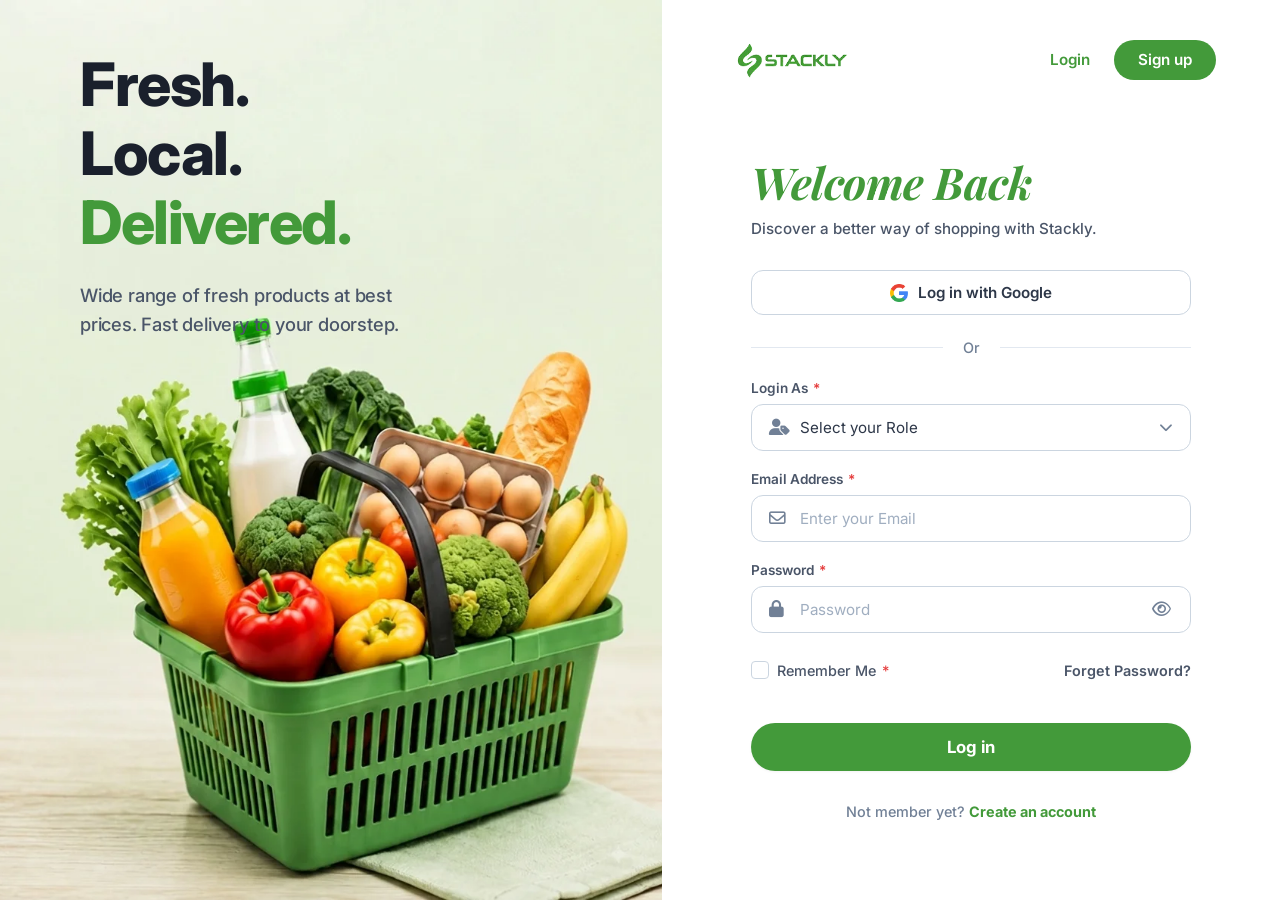
<file: pages/login.html>
<!doctype html>
<html lang="en">
  <head>
    <meta charset="UTF-8" />
    <meta name="viewport" content="width=device-width, initial-scale=1.0" />
    <title>Login - Stackly Grocery</title>
    <!-- Google Fonts: Inter (Sans-serif) & Playfair Display (Serif) -->
    <link
      href="https://fonts.googleapis.com/css2?family=Inter:wght@400;500;600;700&family=Playfair+Display:ital,wght@1,600;1,700&display=swap"
      rel="stylesheet"
    />
    <!-- FontAwesome Icons CDN -->
    <link
      rel="stylesheet"
      href="https://cdnjs.cloudflare.com/ajax/libs/font-awesome/6.7.2/css/all.min.css"
    />
    <!-- Favicon -->
    <link
      rel="icon"
      type="image/webp"
      href="../assets/images/stackly-logo.webp"
    />
    <!-- Auth CSS (Relative Path) -->
    <link rel="stylesheet" href="../assets/css/auth.css" />
  </head>
  <body>
    <div class="auth-container">
      <!-- Left Panel: Brand Showcase (Desktop only) -->
      <div class="auth-left">
        <div class="auth-left-content reveal-on-scroll fade-right">
          <h1 class="auth-left-title">
            Fresh.<br />Local.<br /><span class="highlight">Delivered.</span>
          </h1>
          <p class="auth-left-subtitle">
            Wide range of fresh products at best prices. Fast delivery to your
            doorstep.
          </p>
        </div>
      </div>

      <!-- Right Panel: Login Form -->
      <div class="auth-right">
        <!-- Top Navigation Header -->
        <div class="auth-right-header">
          <a href="../index.html" class="auth-brand" id="brand-logo-link">
            <img
              src="../assets/images/stackly-logo.webp"
              alt="Stackly Logo"
              class="brand-logo"
            />
          </a>
          <div class="header-nav-links">
            <a href="login.html" class="nav-login-link active">Login</a>
            <a href="register.html" class="nav-signup-btn">Sign up</a>
          </div>
        </div>

        <!-- Auth Form Wrapper -->
        <div class="auth-form-container reveal-on-scroll fade-left delay-100">
          <h2 class="form-title">Welcome Back</h2>
          <p class="form-subtitle">
            Discover a better way of shopping with Stackly.
          </p>

          <!-- Social Log In -->
          <button type="button" class="google-login-btn" id="google-login-btn">
            <img
              src="../assets/images/google-icon.webp"
              alt="Google G Logo"
              class="google-icon"
            />
            <span>Log in with Google</span>
          </button>

          <!-- Divider -->
          <div class="form-divider">
            <span>Or</span>
          </div>

          <!-- Login Credentials Form -->
          <form id="login-form" class="auth-form" novalidate autocomplete="on">
            <!-- Role Selection Field (Grocery Theme Specific) -->
            <div class="form-group">
              <label for="user-role" class="form-label">
                Login As <span class="required-asterisk">*</span>
              </label>
              <div class="input-wrapper">
                <i class="fa-solid fa-user-tag input-icon"></i>
                <select
                  id="user-role"
                  name="role"
                  required
                  class="form-input select-input"
                >
                  <option value="" disabled selected>Select your Role</option>
                  <option value="customer">Customer (Shop & Order)</option>
                  <option value="manager">
                    Store Manager / Vendor (Manage Inventory)
                  </option>
                  <option value="delivery">
                    Delivery Partner (Deliver Orders)
                  </option>
                </select>
                <i class="fa-solid fa-chevron-down select-arrow"></i>
              </div>
              <span class="error-feedback" id="role-error"></span>
            </div>

            <!-- Email Input Field -->
            <div class="form-group">
              <label for="user-email" class="form-label">
                Email Address <span class="required-asterisk">*</span>
              </label>
              <div class="input-wrapper">
                <i class="fa-regular fa-envelope input-icon"></i>
                <input
                  type="email"
                  id="user-email"
                  name="email"
                  placeholder="Enter your Email"
                  required
                  class="form-input"
                  autocomplete="email"
                />
              </div>
              <span class="error-feedback" id="email-error"></span>
            </div>

            <!-- Password Input Field -->
            <div class="form-group">
              <label for="user-password" class="form-label">
                Password <span class="required-asterisk">*</span>
              </label>
              <div class="input-wrapper">
                <i class="fa-solid fa-lock input-icon"></i>
                <input
                  type="password"
                  id="user-password"
                  name="password"
                  placeholder="Password"
                  required
                  class="form-input"
                  autocomplete="current-password"
                />
                <button
                  type="button"
                  id="toggle-password"
                  class="password-toggle-btn"
                  aria-label="Toggle Password Visibility"
                >
                  <i class="fa-regular fa-eye" id="toggle-password-icon"></i>
                </button>
              </div>
              <span class="error-feedback" id="password-error"></span>

              <!-- Real-time Weak Password Validation Indicator -->
              <div
                id="password-strength-container"
                class="password-strength-container hidden"
              >
                <div class="strength-bar-wrapper">
                  <div id="strength-bar" class="strength-bar"></div>
                </div>
                <div class="strength-info">
                  <span id="strength-text" class="strength-text">Weak</span>
                  <span class="strength-label">Password Strength</span>
                </div>
                <ul id="password-requirements" class="password-requirements">
                  <li id="req-length" class="requirement invalid">
                    <i class="fa-solid fa-circle-xmark status-icon"></i> At
                    least 8 characters
                  </li>
                  <li id="req-number" class="requirement invalid">
                    <i class="fa-solid fa-circle-xmark status-icon"></i> At
                    least 1 number
                  </li>
                  <li id="req-special" class="requirement invalid">
                    <i class="fa-solid fa-circle-xmark status-icon"></i> At
                    least 1 letter or special character
                  </li>
                </ul>
              </div>
            </div>

            <!-- Remember Me & Forgot Password Options -->
            <div class="form-group mb-3">
              <div class="form-options">
                <label class="remember-me-container mb-0">
                  <input
                    type="checkbox"
                    id="remember-me"
                    name="remember"
                    required
                  />
                  <span class="custom-checkbox"></span>
                  <span class="checkbox-label"
                    >Remember Me <span class="required-asterisk">*</span></span
                  >
                </label>
                <a href="../404.html" class="forgot-password-link"
                  >Forget Password?</a
                >
              </div>
              <span class="error-feedback" id="remember-me-error"></span>
            </div>

            <!-- Submit Button -->
            <button type="submit" class="submit-btn" id="login-submit-btn">
              Log in
            </button>
          </form>

          <!-- Sign Up Callout -->
          <p class="signup-prompt">
            Not member yet?
            <a href="register.html" class="signup-link">Create an account</a>
          </p>
        </div>
      </div>
    </div>

    <!-- Auth Script (Relative Path) -->
    <script src="../assets/js/auth.js"></script>
  </body>
</html>
</file>
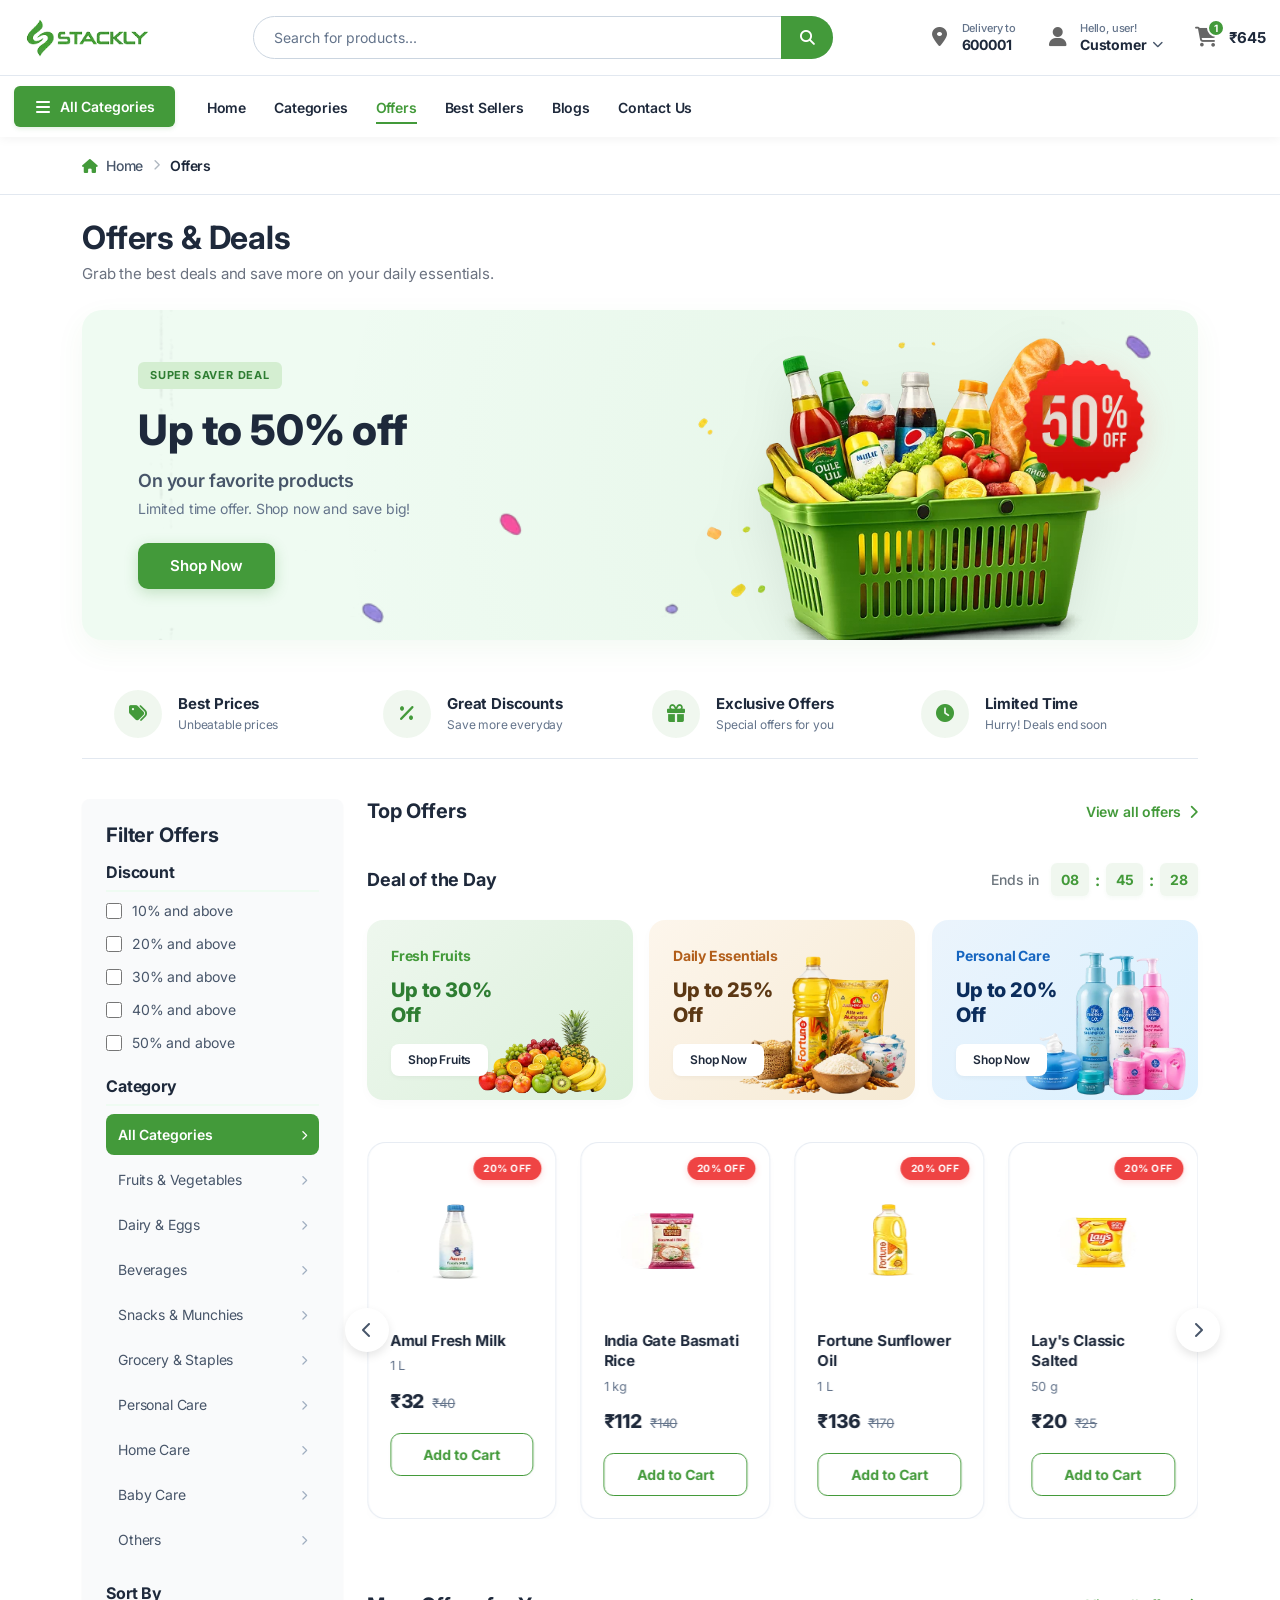
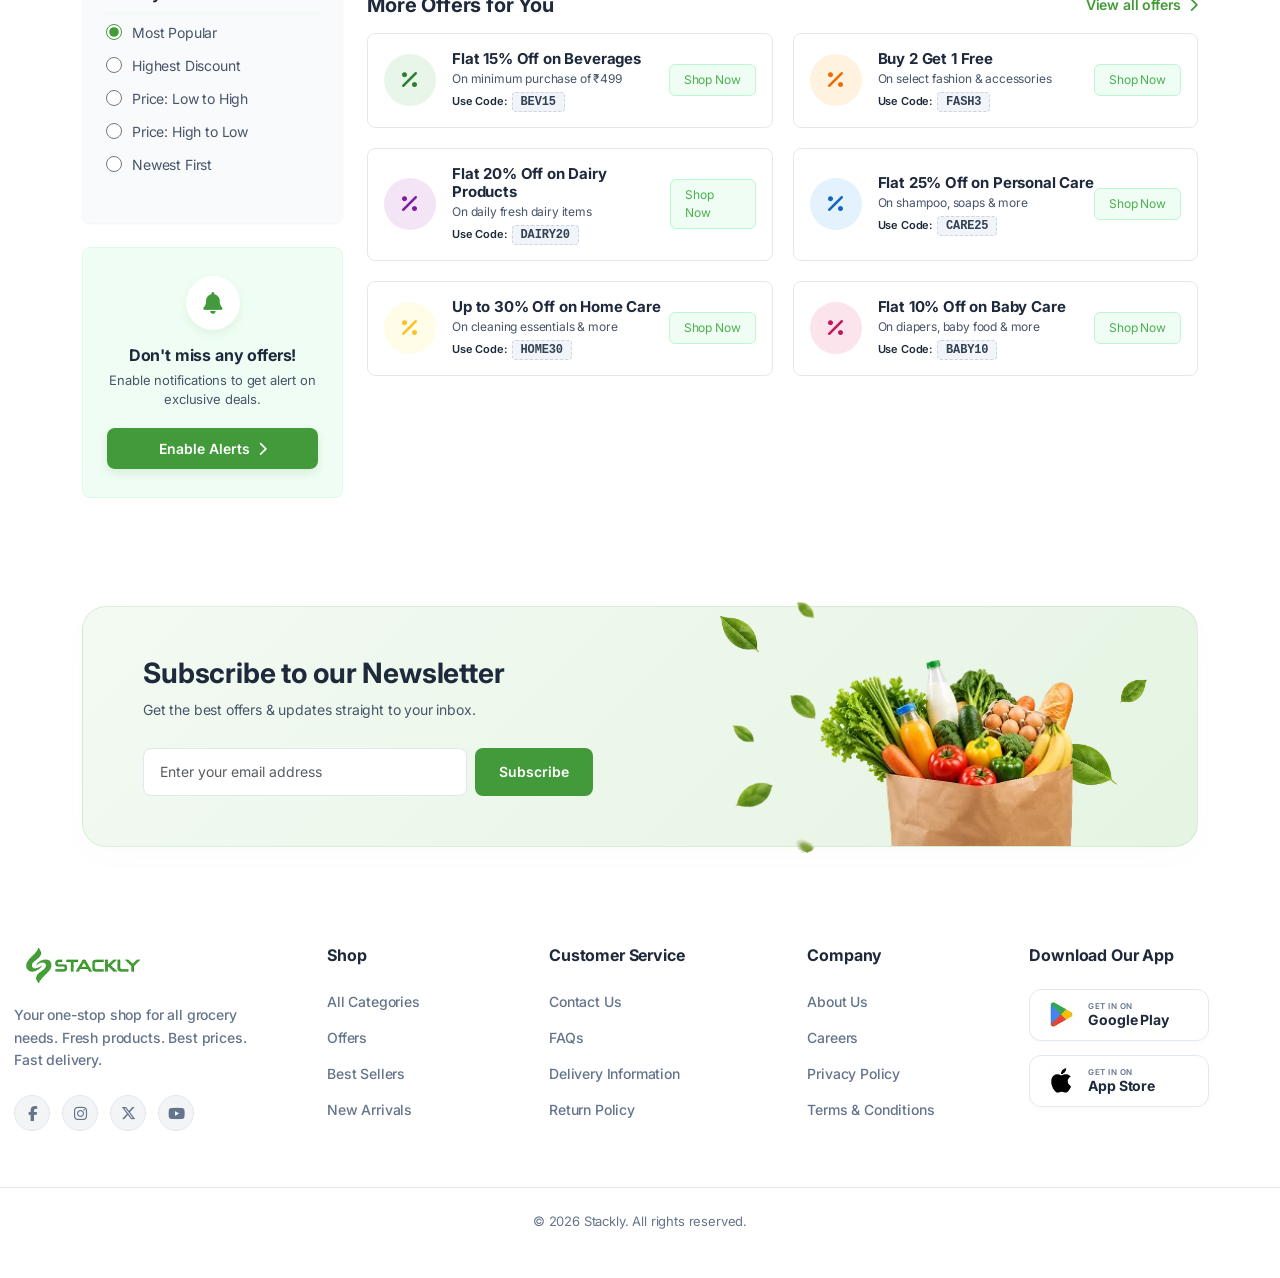
<file: pages/offers.html>
<!doctype html>
<html lang="en">
  <head>
    <meta charset="UTF-8" />
    <meta name="viewport" content="width=device-width, initial-scale=1.0" />
    <title>Offers & Discounts - Stackly Grocery</title>
    <!-- Bootstrap 5 CSS CDN -->
    <link
      href="https://cdn.jsdelivr.net/npm/bootstrap@5.3.3/dist/css/bootstrap.min.css"
      rel="stylesheet"
    />
    <!-- FontAwesome Icons CDN -->
    <link
      rel="stylesheet"
      href="https://cdnjs.cloudflare.com/ajax/libs/font-awesome/6.7.2/css/all.min.css"
    />
    <!-- Favicon -->
    <link
      rel="icon"
      type="image/webp"
      href="../assets/images/stackly-logo.webp"
    />
    <!-- Main CSS (relative path from pages/ directory) -->
    <link rel="stylesheet" href="../assets/css/styles.css" />
    <!-- Offers CSS -->
    <link rel="stylesheet" href="../assets/css/offers.css" />
    <!-- JavaScript Component Loader -->
    <script src="../assets/js/script.js" defer></script>
  </head>
  <body style="display: flex; flex-direction: column; min-height: 100vh">
    <!-- Reusable Custom Header -->
    <custom-header></custom-header>

    <!-- Breadcrumb -->
    <div class="breadcrumb-bar">
      <div class="container">
        <nav class="breadcrumb-nav" aria-label="breadcrumb">
          <a href="../index.html" class="breadcrumb-link">
            <i class="fa-solid fa-house" style="color: #439a3a"></i> Home
          </a>
          <span class="breadcrumb-separator">
            <i class="fa-solid fa-chevron-right"></i>
          </span>
          <span class="breadcrumb-current">Offers</span>
        </nav>
      </div>
    </div>

    <!-- Page Content -->
    <main class="offers-page container my-4 flex-grow-1">
      <!-- Title Section -->
      <div class="offers-header reveal-on-scroll fade-up">
        <h1 class="offers-title">Offers & Deals</h1>
        <p class="offers-subtitle">
          Grab the best deals and save more on your daily essentials.
        </p>
      </div>

      <!-- Hero Promo Banner -->
      <div class="offers-hero-banner">
        <div class="banner-content-left reveal-on-scroll fade-right">
          <span class="banner-badge">SUPER SAVER DEAL</span>
          <h2 class="banner-heading">Up to 50% off</h2>
          <p class="banner-subheading">On your favorite products</p>
          <p class="banner-text">Limited time offer. Shop now and save big!</p>
          <a href="#" class="banner-btn">Shop Now</a>
        </div>
        <div class="banner-img-right reveal-on-scroll fade-left">
          <img
            src="../assets/images/offers/offers-banner-image.webp"
            alt="Grocery Basket"
            class="banner-basket-img"
          />
          <img
            src="../assets/images/offers/offers-discount-50-percent.webp"
            alt="50% OFF"
            class="banner-discount-badge"
          />
        </div>
      </div>

      <!-- Features Bar -->
      <div class="features-bar reveal-children-fade-up" data-cols="4">
        <div class="feature-item">
          <div class="feature-icon-wrapper">
            <i class="fa-solid fa-tags"></i>
          </div>
          <div class="feature-info">
            <span class="feature-title">Best Prices</span>
            <span class="feature-desc">Unbeatable prices</span>
          </div>
        </div>
        <div class="feature-item">
          <div class="feature-icon-wrapper">
            <i class="fa-solid fa-percent"></i>
          </div>
          <div class="feature-info">
            <span class="feature-title">Great Discounts</span>
            <span class="feature-desc">Save more everyday</span>
          </div>
        </div>
        <div class="feature-item">
          <div class="feature-icon-wrapper">
            <i class="fa-solid fa-gift"></i>
          </div>
          <div class="feature-info">
            <span class="feature-title">Exclusive Offers</span>
            <span class="feature-desc">Special offers for you</span>
          </div>
        </div>
        <div class="feature-item">
          <div class="feature-icon-wrapper">
            <i class="fa-solid fa-clock"></i>
          </div>
          <div class="feature-info">
            <span class="feature-title">Limited Time</span>
            <span class="feature-desc">Hurry! Deals end soon</span>
          </div>
        </div>
      </div>

      <!-- Grid Layout for Sidebar Filters and Offers Content -->
      <div class="row g-4">
        <!-- Sidebar Filter Column -->
        <aside class="col-lg-3 col-md-4 reveal-on-scroll fade-right">
          <div class="offer-filter-column">
            <h2 class="section-title mb-3">Filter Offers</h2>
            <!-- Discount Filter Card -->
            <div class="filter-card">
              <h3 class="filter-title">Discount</h3>
              <div class="filter-group" id="discount-filter-group">
                <label class="filter-checkbox-label">
                  <input type="checkbox" class="filter-checkbox" value="10" />
                  10% and above
                </label>
                <label class="filter-checkbox-label">
                  <input type="checkbox" class="filter-checkbox" value="20" />
                  20% and above
                </label>
                <label class="filter-checkbox-label">
                  <input type="checkbox" class="filter-checkbox" value="30" />
                  30% and above
                </label>
                <label class="filter-checkbox-label">
                  <input type="checkbox" class="filter-checkbox" value="40" />
                  40% and above
                </label>
                <label class="filter-checkbox-label">
                  <input type="checkbox" class="filter-checkbox" value="50" />
                  50% and above
                </label>
              </div>
            </div>

            <!-- Category Filter Card -->
            <div class="filter-card">
              <h3 class="filter-title">Category</h3>
              <ul class="category-filter-list" id="offers-category-list">
                <li class="category-filter-item active" data-category="all">
                  <a href="#"
                    >All Categories <i class="fa-solid fa-chevron-right"></i
                  ></a>
                </li>
                <li class="category-filter-item" data-category="fruits">
                  <a href="#"
                    >Fruits & Vegetables
                    <i class="fa-solid fa-chevron-right"></i
                  ></a>
                </li>
                <li class="category-filter-item" data-category="dairy">
                  <a href="#"
                    >Dairy & Eggs <i class="fa-solid fa-chevron-right"></i
                  ></a>
                </li>
                <li class="category-filter-item" data-category="beverages">
                  <a href="#"
                    >Beverages <i class="fa-solid fa-chevron-right"></i
                  ></a>
                </li>
                <li class="category-filter-item" data-category="snacks">
                  <a href="#"
                    >Snacks & Munchies <i class="fa-solid fa-chevron-right"></i
                  ></a>
                </li>
                <li class="category-filter-item" data-category="staples">
                  <a href="#"
                    >Grocery & Staples <i class="fa-solid fa-chevron-right"></i
                  ></a>
                </li>
                <li class="category-filter-item" data-category="personal">
                  <a href="#"
                    >Personal Care <i class="fa-solid fa-chevron-right"></i
                  ></a>
                </li>
                <li class="category-filter-item" data-category="home">
                  <a href="#"
                    >Home Care <i class="fa-solid fa-chevron-right"></i
                  ></a>
                </li>
                <li class="category-filter-item" data-category="baby">
                  <a href="#"
                    >Baby Care <i class="fa-solid fa-chevron-right"></i
                  ></a>
                </li>
                <li class="category-filter-item" data-category="others">
                  <a href="#"
                    >Others <i class="fa-solid fa-chevron-right"></i
                  ></a>
                </li>
              </ul>
            </div>

            <!-- Sort By Card -->
            <div class="filter-card">
              <h3 class="filter-title">Sort By</h3>
              <div class="filter-group" id="sort-filter-group">
                <label class="filter-radio-label">
                  <input
                    type="radio"
                    name="sort-by"
                    class="filter-radio"
                    value="popular"
                    checked
                  />
                  Most Popular
                </label>
                <label class="filter-radio-label">
                  <input
                    type="radio"
                    name="sort-by"
                    class="filter-radio"
                    value="discount-desc"
                  />
                  Highest Discount
                </label>
                <label class="filter-radio-label">
                  <input
                    type="radio"
                    name="sort-by"
                    class="filter-radio"
                    value="price-asc"
                  />
                  Price: Low to High
                </label>
                <label class="filter-radio-label">
                  <input
                    type="radio"
                    name="sort-by"
                    class="filter-radio"
                    value="price-desc"
                  />
                  Price: High to Low
                </label>
                <label class="filter-radio-label">
                  <input
                    type="radio"
                    name="sort-by"
                    class="filter-radio"
                    value="newest"
                  />
                  Newest First
                </label>
              </div>
            </div>
          </div>

          <!-- Alert Subscription Card -->
          <div class="filter-card-alert mt-4">
            <div class="alert-bell-circle">
              <i class="fa-solid fa-bell"></i>
            </div>
            <h4 class="alert-title">Don't miss any offers!</h4>
            <p class="alert-subtitle">
              Enable notifications to get alert on exclusive deals.
            </p>
            <a href="#"
              ><button class="alert-btn" id="offers-alert-btn">
                Enable Alerts
                <i class="fa-solid fa-chevron-right ms-1"></i></button
            ></a>
          </div>
        </aside>

        <!-- Right Content Main Column -->
        <div class="col-lg-9 col-md-8 reveal-on-scroll fade-left">
          <!-- TOP OFFERS SECTION -->
          <div class="section-header-row mb-3">
            <h2 class="section-title">Top Offers</h2>
            <a href="#" class="view-all-link"
              >View all offers <i class="fa-solid fa-chevron-right ms-1"></i
            ></a>
          </div>

          <!-- Deal of the Day Block -->
          <div class="deal-header-wrapper">
            <h3 class="section-title h5 mb-0 fw-bold" style="font-size: 18px">
              Deal of the Day
            </h3>
            <div class="offers-countdown d-flex align-items-center gap-2">
              <span class="countdown-label text-secondary fw-medium"
                >Ends in</span
              >
              <div class="countdown-timer d-flex align-items-center gap-1">
                <span class="timer-block" id="timer-hours">08</span>
                <span class="timer-colon">:</span>
                <span class="timer-block" id="timer-minutes">45</span>
                <span class="timer-colon">:</span>
                <span class="timer-block" id="timer-seconds">32</span>
              </div>
            </div>
          </div>

          <div class="deal-inner-container">
            <!-- 3 Category Promo Banners Grid -->
            <div
              class="row g-3 promo-banners-row reveal-children-fade-up"
              data-cols="3"
            >
              <!-- Banner 1: Fruits -->
              <div class="col-lg-4 col-md-6">
                <div class="offer-banner-card card-fruits">
                  <div class="offer-banner-content">
                    <span class="offer-category">Fresh Fruits</span>
                    <h3 class="offer-discount">Up to 30% Off</h3>
                    <a href="#" class="btn-offer">Shop Fruits</a>
                  </div>
                  <div class="offer-banner-img-wrapper">
                    <img
                      src="../assets/images/home/home-offer-image-1.webp"
                      alt="Fresh Fruits"
                      class="offer-banner-img"
                    />
                  </div>
                </div>
              </div>
              <!-- Banner 2: Essentials -->
              <div class="col-lg-4 col-md-6">
                <div class="offer-banner-card card-essentials">
                  <div class="offer-banner-content">
                    <span class="offer-category">Daily Essentials</span>
                    <h3 class="offer-discount">Up to 25% Off</h3>
                    <a href="#" class="btn-offer">Shop Now</a>
                  </div>
                  <div class="offer-banner-img-wrapper">
                    <img
                      src="../assets/images/home/home-offer-image-2.webp"
                      alt="Daily Essentials"
                      class="offer-banner-img"
                    />
                  </div>
                </div>
              </div>
              <!-- Banner 3: Personal Care -->
              <div class="col-lg-4 col-md-12">
                <div class="offer-banner-card card-personal">
                  <div class="offer-banner-content">
                    <span class="offer-category">Personal Care</span>
                    <h3 class="offer-discount">Up to 20% Off</h3>
                    <a href="#" class="btn-offer">Shop Now</a>
                  </div>
                  <div class="offer-banner-img-wrapper">
                    <img
                      src="../assets/images/home/home-offer-image-3.webp"
                      alt="Personal Care"
                      class="offer-banner-img"
                    />
                  </div>
                </div>
              </div>
            </div>

            <!-- Product Carousel Slider -->
            <div
              class="deals-slider-outer position-relative reveal-on-scroll fade-up delay-100"
              style="margin-top: 32px"
            >
              <!-- Navigation Buttons -->
              <button
                class="deals-arrow arrow-left"
                id="offers-prev-btn"
                aria-label="Previous slide"
              >
                <i class="fa-solid fa-chevron-left"></i>
              </button>
              <button
                class="deals-arrow arrow-right"
                id="offers-next-btn"
                aria-label="Next slide"
              >
                <i class="fa-solid fa-chevron-right"></i>
              </button>

              <div class="deals-slider-wrapper">
                <div class="deals-slider-track" id="offers-track">
                  <!-- Product 1: Apples -->
                  <div
                    class="offer-product-slide deal-slide"
                    data-category="fruits"
                    data-discount="20"
                    data-price="150"
                    data-popular="95"
                    data-date="2026-08-10"
                  >
                    <div class="deal-product-card">
                      <span class="deal-badge-discount">20% OFF</span>
                      <div class="deal-image-wrapper">
                        <img
                          src="../assets/images/home/home-top-deals-1-fresh-apples-red.webp"
                          alt="Fresh Apples Red"
                          class="deal-product-img"
                        />
                      </div>
                      <div class="deal-product-info">
                        <h3 class="deal-product-title">Fresh Apples Red</h3>
                        <div class="deal-product-qty">1 kg</div>
                        <div class="deal-price-row">
                          <span class="deal-price-current">₹150</span>
                          <span class="deal-price-original">₹190</span>
                        </div>
                        <a href="#"
                          ><button class="deal-btn-add">Add to Cart</button></a
                        >
                      </div>
                    </div>
                  </div>

                  <!-- Product 2: Milk -->
                  <div
                    class="offer-product-slide deal-slide"
                    data-category="dairy"
                    data-discount="20"
                    data-price="32"
                    data-popular="98"
                    data-date="2026-08-11"
                  >
                    <div class="deal-product-card">
                      <span class="deal-badge-discount">20% OFF</span>
                      <div class="deal-image-wrapper">
                        <img
                          src="../assets/images/home/home-top-deals-2-amul-fresh-milk.webp"
                          alt="Amul Fresh Milk"
                          class="deal-product-img"
                        />
                      </div>
                      <div class="deal-product-info">
                        <h3 class="deal-product-title">Amul Fresh Milk</h3>
                        <div class="deal-product-qty">1 L</div>
                        <div class="deal-price-row">
                          <span class="deal-price-current">₹32</span>
                          <span class="deal-price-original">₹40</span>
                        </div>
                        <a href="#"
                          ><button class="deal-btn-add">Add to Cart</button></a
                        >
                      </div>
                    </div>
                  </div>

                  <!-- Product 3: Rice -->
                  <div
                    class="offer-product-slide deal-slide"
                    data-category="staples"
                    data-discount="20"
                    data-price="112"
                    data-popular="85"
                    data-date="2026-08-08"
                  >
                    <div class="deal-product-card">
                      <span class="deal-badge-discount">20% OFF</span>
                      <div class="deal-image-wrapper">
                        <img
                          src="../assets/images/home/home-top-deals-4-india-gate-basmati-rice.webp"
                          alt="India Gate Basmati Rice"
                          class="deal-product-img"
                        />
                      </div>
                      <div class="deal-product-info">
                        <h3 class="deal-product-title">
                          India Gate Basmati Rice
                        </h3>
                        <div class="deal-product-qty">1 kg</div>
                        <div class="deal-price-row">
                          <span class="deal-price-current">₹112</span>
                          <span class="deal-price-original">₹140</span>
                        </div>
                        <a href="#"
                          ><button class="deal-btn-add">Add to Cart</button></a
                        >
                      </div>
                    </div>
                  </div>

                  <!-- Product 4: Sunflower Oil -->
                  <div
                    class="offer-product-slide deal-slide"
                    data-category="staples"
                    data-discount="20"
                    data-price="136"
                    data-popular="88"
                    data-date="2026-08-09"
                  >
                    <div class="deal-product-card">
                      <span class="deal-badge-discount">20% OFF</span>
                      <div class="deal-image-wrapper">
                        <img
                          src="../assets/images/home/home-top-deals-3-fortune-sunflower-oil.webp"
                          alt="Fortune Sunflower Oil"
                          class="deal-product-img"
                        />
                      </div>
                      <div class="deal-product-info">
                        <h3 class="deal-product-title">
                          Fortune Sunflower Oil
                        </h3>
                        <div class="deal-product-qty">1 L</div>
                        <div class="deal-price-row">
                          <span class="deal-price-current">₹136</span>
                          <span class="deal-price-original">₹170</span>
                        </div>
                        <a href="#"
                          ><button class="deal-btn-add">Add to Cart</button></a
                        >
                      </div>
                    </div>
                  </div>

                  <!-- Product 5: Lay's Chips -->
                  <div
                    class="offer-product-slide deal-slide"
                    data-category="snacks"
                    data-discount="20"
                    data-price="20"
                    data-popular="92"
                    data-date="2026-08-12"
                  >
                    <div class="deal-product-card">
                      <span class="deal-badge-discount">20% OFF</span>
                      <div class="deal-image-wrapper">
                        <img
                          src="../assets/images/home/home-top-deals-5-lay's-classic-salted.webp"
                          alt="Lay's Classic Salted"
                          class="deal-product-img"
                        />
                      </div>
                      <div class="deal-product-info">
                        <h3 class="deal-product-title">Lay's Classic Salted</h3>
                        <div class="deal-product-qty">50 g</div>
                        <div class="deal-price-row">
                          <span class="deal-price-current">₹20</span>
                          <span class="deal-price-original">₹25</span>
                        </div>
                        <a href="#"
                          ><button class="deal-btn-add">Add to Cart</button></a
                        >
                      </div>
                    </div>
                  </div>
                </div>
              </div>
            </div>
          </div>

          <!-- MORE OFFERS FOR YOU SECTION -->
          <div class="section-header-row mb-3">
            <h2 class="section-title">More Offers for You</h2>
            <a href="#" class="view-all-link"
              >View all offers <i class="fa-solid fa-chevron-right ms-1"></i
            ></a>
          </div>

          <!-- Empty State visual container -->
          <div class="offers-empty-state" id="offers-empty-state">
            <i class="fa-solid fa-face-frown"></i>
            <p>
              No products or coupons match the selected filters. Try clearing
              some selections.
            </p>
          </div>

          <!-- Coupons Grid -->
          <div class="coupons-grid" id="coupons-grid">
            <!-- Coupon 1: Beverages -->
            <div
              class="coupon-card"
              data-category="beverages"
              data-discount="15"
            >
              <div class="coupon-icon-wrapper coupon-theme-green">
                <i class="fa-solid fa-percent"></i>
              </div>
              <div
                class="coupon-details d-flex align-items-center justify-content-between"
              >
                <div class="">
                  <h4 class="coupon-title">Flat 15% Off on Beverages</h4>
                  <p class="coupon-subtitle">On minimum purchase of ₹499</p>
                  <div class="coupon-footer-row">
                    <span class="coupon-code-wrapper"
                      >Use Code:<span class="coupon-code">BEV15</span></span
                    >
                  </div>
                </div>
                <a href="#" class="coupon-btn">Shop Now</a>
              </div>
            </div>

            <!-- Coupon 2: Fashion -->
            <div class="coupon-card" data-category="others" data-discount="30">
              <div class="coupon-icon-wrapper coupon-theme-orange">
                <i class="fa-solid fa-percent"></i>
              </div>
              <div
                class="coupon-details d-flex align-items-center justify-content-between"
              >
                <div>
                  <h4 class="coupon-title">Buy 2 Get 1 Free</h4>
                  <p class="coupon-subtitle">On select fashion & accessories</p>
                  <div class="coupon-footer-row">
                    <span class="coupon-code-wrapper"
                      >Use Code:<span class="coupon-code">FASH3</span></span
                    >
                  </div>
                </div>
                <a href="#" class="coupon-btn">Shop Now</a>
              </div>
            </div>

            <!-- Coupon 3: Dairy -->
            <div class="coupon-card" data-category="dairy" data-discount="20">
              <div class="coupon-icon-wrapper coupon-theme-purple">
                <i class="fa-solid fa-percent"></i>
              </div>
              <div
                class="coupon-details d-flex align-items-center justify-content-between"
              >
                <div>
                  <h4 class="coupon-title">Flat 20% Off on Dairy Products</h4>
                  <p class="coupon-subtitle">On daily fresh dairy items</p>
                  <div class="coupon-footer-row">
                    <span class="coupon-code-wrapper"
                      >Use Code:<span class="coupon-code">DAIRY20</span></span
                    >
                  </div>
                </div>
                <a href="#" class="coupon-btn">Shop Now</a>
              </div>
            </div>

            <!-- Coupon 4: Personal Care -->
            <div
              class="coupon-card"
              data-category="personal"
              data-discount="25"
            >
              <div class="coupon-icon-wrapper coupon-theme-blue">
                <i class="fa-solid fa-percent"></i>
              </div>
              <div
                class="coupon-details d-flex align-items-center justify-content-between"
              >
                <div>
                  <h4 class="coupon-title">Flat 25% Off on Personal Care</h4>
                  <p class="coupon-subtitle">On shampoo, soaps & more</p>
                  <div class="coupon-footer-row">
                    <span class="coupon-code-wrapper"
                      >Use Code:<span class="coupon-code">CARE25</span></span
                    >
                  </div>
                </div>
                <a href="#" class="coupon-btn">Shop Now</a>
              </div>
            </div>

            <!-- Coupon 5: Home Care -->
            <div class="coupon-card" data-category="home" data-discount="30">
              <div class="coupon-icon-wrapper coupon-theme-yellow">
                <i class="fa-solid fa-percent"></i>
              </div>
              <div
                class="coupon-details d-flex align-items-center justify-content-between"
              >
                <div>
                  <h4 class="coupon-title">Up to 30% Off on Home Care</h4>
                  <p class="coupon-subtitle">On cleaning essentials & more</p>
                  <div class="coupon-footer-row">
                    <span class="coupon-code-wrapper"
                      >Use Code:<span class="coupon-code">HOME30</span></span
                    >
                  </div>
                </div>
                <a href="#" class="coupon-btn">Shop Now</a>
              </div>
            </div>

            <!-- Coupon 6: Baby Care -->
            <div class="coupon-card" data-category="baby" data-discount="10">
              <div class="coupon-icon-wrapper coupon-theme-pink">
                <i class="fa-solid fa-percent"></i>
              </div>
              <div
                class="coupon-details d-flex align-items-center justify-content-between"
              >
                <div>
                  <h4 class="coupon-title">Flat 10% Off on Baby Care</h4>
                  <p class="coupon-subtitle">On diapers, baby food & more</p>
                  <div class="coupon-footer-row">
                    <span class="coupon-code-wrapper"
                      >Use Code:<span class="coupon-code">BABY10</span></span
                    >
                  </div>
                </div>
                <a href="#" class="coupon-btn">Shop Now</a>
              </div>
            </div>
          </div>
        </div>
      </div>
    </main>

    <!-- Newsletter Section -->
    <section class="footer-features-newsletter-section">
      <!-- Newsletter Subscription Banner -->
      <div class="container">
        <div class="newsletter-banner-card reveal-on-scroll fade-up">
          <div class="row align-items-center">
            <div class="col-lg-7 col-md-8 position-relative z-3">
              <h3 class="newsletter-title">Subscribe to our Newsletter</h3>
              <p class="newsletter-subtitle">
                Get the best offers & updates straight to your inbox.
              </p>
              <form
                class="newsletter-form d-flex gap-2"
                id="home-newsletter-form"
              >
                <input
                  type="email"
                  id="newsletter-email"
                  name="newsletter-email"
                  class="form-control newsletter-input"
                  placeholder="Enter your email address"
                  required
                />
                <button type="submit" class="btn btn-subscribe">
                  Subscribe
                </button>
              </form>
              <div class="newsletter-success-msg" id="newsletter-success-msg">
                <i class="fa-solid fa-circle-check"></i> Thank you for
                subscribing! Check your inbox for exclusive updates.
              </div>
            </div>
          </div>
          <!-- Newsletter Visuals (Right aligned, overlapping) -->
          <div class="newsletter-visuals-container">
            <img
              src="../assets/images/home/leaves.webp"
              alt="Floating Leaves background"
              class="newsletter-leaves-bg"
            />
            <img
              src="../assets/images/newsletter-image.webp"
              alt="Fresh Groceries Bag"
              class="newsletter-bag-img"
            />
          </div>
        </div>
      </div>
    </section>

    <!-- Reusable Custom Footer -->
    <custom-footer></custom-footer>

    <!-- Bootstrap 5 JS Bundle CDN -->
    <script src="https://cdn.jsdelivr.net/npm/bootstrap@5.3.3/dist/js/bootstrap.bundle.min.js"></script>
  </body>
</html>
</file>
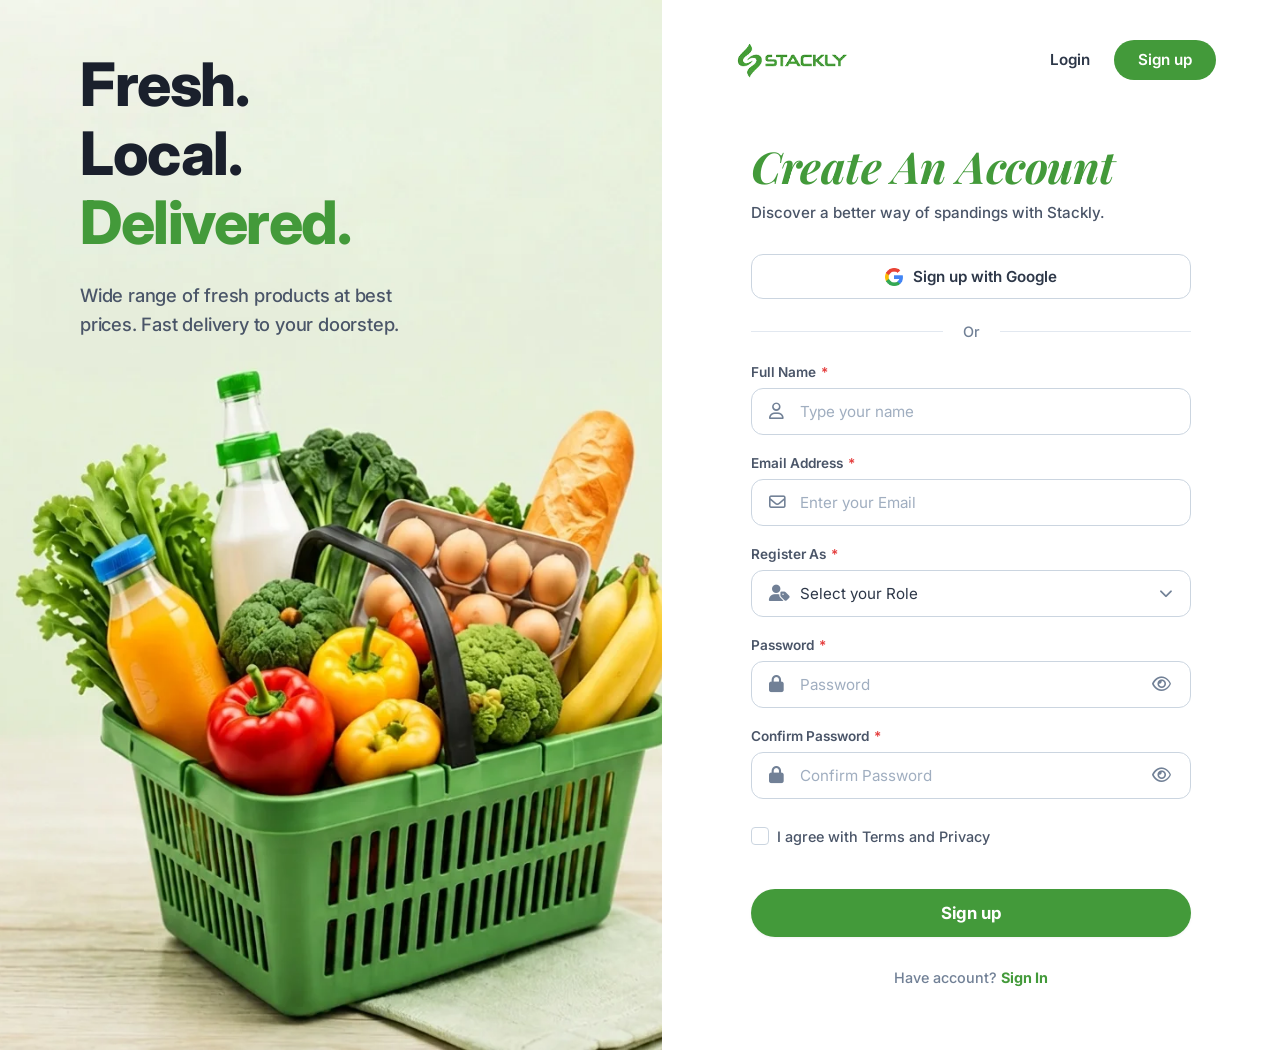
<file: pages/register.html>
<!doctype html>
<html lang="en">
  <head>
    <meta charset="UTF-8" />
    <meta name="viewport" content="width=device-width, initial-scale=1.0" />
    <title>Register - Stackly Grocery</title>
    <!-- Google Fonts: Inter (Sans-serif) & Playfair Display (Serif) -->
    <link
      href="https://fonts.googleapis.com/css2?family=Inter:wght@400;500;600;700&family=Playfair+Display:ital,wght@1,600;1,700&display=swap"
      rel="stylesheet"
    />
    <!-- FontAwesome Icons CDN -->
    <link
      rel="stylesheet"
      href="https://cdnjs.cloudflare.com/ajax/libs/font-awesome/6.7.2/css/all.min.css"
    />
    <!-- Favicon -->
    <link
      rel="icon"
      type="image/webp"
      href="../assets/images/stackly-logo.webp"
    />
    <!-- Auth CSS (Relative Path) -->
    <link rel="stylesheet" href="../assets/css/auth.css" />
  </head>
  <body>
    <div class="auth-container">
      <!-- Left Panel: Brand Showcase (Desktop only) -->
      <div class="auth-left">
        <div class="auth-left-content reveal-on-scroll fade-right">
          <h1 class="auth-left-title">
            Fresh.<br />Local.<br /><span class="highlight">Delivered.</span>
          </h1>
          <p class="auth-left-subtitle">
            Wide range of fresh products at best prices. Fast delivery to your
            doorstep.
          </p>
        </div>
      </div>

      <!-- Right Panel: Register Form -->
      <div class="auth-right">
        <!-- Top Navigation Header -->
        <div class="auth-right-header">
          <a href="../index.html" class="auth-brand" id="brand-logo-link">
            <img
              src="../assets/images/stackly-logo.webp"
              alt="Stackly Logo"
              class="brand-logo"
            />
          </a>
          <div class="header-nav-links">
            <a href="login.html" class="nav-login-link">Login</a>
            <a href="register.html" class="nav-signup-btn">Sign up</a>
          </div>
        </div>

        <!-- Auth Form Wrapper -->
        <div class="auth-form-container reveal-on-scroll fade-left delay-100">
          <h2 class="form-title">Create An Account</h2>
          <p class="form-subtitle">
            Discover a better way of spandings with Stackly.
          </p>

          <!-- Social Sign Up -->
          <button type="button" class="google-login-btn" id="google-signup-btn">
            <img
              src="../assets/images/google-icon.webp"
              alt="Google G Logo"
              class="google-icon"
            />
            <span>Sign up with Google</span>
          </button>

          <!-- Divider -->
          <div class="form-divider">
            <span>Or</span>
          </div>

          <!-- Register Credentials Form -->
          <form
            id="register-form"
            class="auth-form"
            novalidate
            autocomplete="on"
          >
            <!-- Full Name Input Field -->
            <div class="form-group">
              <label for="user-name" class="form-label">
                Full Name <span class="required-asterisk">*</span>
              </label>
              <div class="input-wrapper">
                <i class="fa-regular fa-user input-icon"></i>
                <input
                  type="text"
                  id="user-name"
                  name="name"
                  placeholder="Type your name"
                  required
                  class="form-input"
                  autocomplete="name"
                />
              </div>
              <span class="error-feedback" id="name-error"></span>
            </div>

            <!-- Email Input Field -->
            <div class="form-group">
              <label for="user-email" class="form-label">
                Email Address <span class="required-asterisk">*</span>
              </label>
              <div class="input-wrapper">
                <i class="fa-regular fa-envelope input-icon"></i>
                <input
                  type="email"
                  id="user-email"
                  name="email"
                  placeholder="Enter your Email"
                  required
                  class="form-input"
                  autocomplete="email"
                />
              </div>
              <span class="error-feedback" id="email-error"></span>
            </div>

            <!-- Role Selection Field (Grocery Theme Specific) -->
            <div class="form-group">
              <label for="user-role" class="form-label">
                Register As <span class="required-asterisk">*</span>
              </label>
              <div class="input-wrapper">
                <i class="fa-solid fa-user-tag input-icon"></i>
                <select
                  id="user-role"
                  name="role"
                  required
                  class="form-input select-input"
                >
                  <option value="" disabled selected>Select your Role</option>
                  <option value="customer">Customer (Shop & Order)</option>
                  <option value="manager">
                    Store Manager / Vendor (Manage Inventory)
                  </option>
                  <option value="delivery">
                    Delivery Partner (Deliver Orders)
                  </option>
                </select>
                <i class="fa-solid fa-chevron-down select-arrow"></i>
              </div>
              <span class="error-feedback" id="role-error"></span>
            </div>

            <!-- Password Input Field -->
            <div class="form-group">
              <label for="user-password" class="form-label">
                Password <span class="required-asterisk">*</span>
              </label>
              <div class="input-wrapper">
                <i class="fa-solid fa-lock input-icon"></i>
                <input
                  type="password"
                  id="user-password"
                  name="password"
                  placeholder="Password"
                  required
                  class="form-input"
                  autocomplete="new-password"
                />
                <button
                  type="button"
                  id="toggle-password"
                  class="password-toggle-btn"
                  aria-label="Toggle Password Visibility"
                >
                  <i class="fa-regular fa-eye" id="toggle-password-icon"></i>
                </button>
              </div>
              <span class="error-feedback" id="password-error"></span>

              <!-- Real-time Weak Password Validation Indicator -->
              <div
                id="password-strength-container"
                class="password-strength-container hidden"
              >
                <div class="strength-bar-wrapper">
                  <div id="strength-bar" class="strength-bar"></div>
                </div>
                <div class="strength-info">
                  <span id="strength-text" class="strength-text">Weak</span>
                  <span class="strength-label">Password Strength</span>
                </div>
                <ul id="password-requirements" class="password-requirements">
                  <li id="req-length" class="requirement invalid">
                    <i class="fa-solid fa-circle-xmark status-icon"></i> At
                    least 8 characters
                  </li>
                  <li id="req-number" class="requirement invalid">
                    <i class="fa-solid fa-circle-xmark status-icon"></i> At
                    least 1 number
                  </li>
                  <li id="req-special" class="requirement invalid">
                    <i class="fa-solid fa-circle-xmark status-icon"></i> At
                    least 1 letter or special character
                  </li>
                </ul>
              </div>
            </div>

            <!-- Confirm Password Input Field -->
            <div class="form-group">
              <label for="user-confirm-password" class="form-label">
                Confirm Password <span class="required-asterisk">*</span>
              </label>
              <div class="input-wrapper">
                <i class="fa-solid fa-lock input-icon"></i>
                <input
                  type="password"
                  id="user-confirm-password"
                  name="confirmPassword"
                  placeholder="Confirm Password"
                  required
                  class="form-input"
                  autocomplete="new-password"
                />
                <button
                  type="button"
                  id="toggle-confirm-password"
                  class="password-toggle-btn"
                  aria-label="Toggle Confirm Password Visibility"
                >
                  <i
                    class="fa-regular fa-eye"
                    id="toggle-confirm-password-icon"
                  ></i>
                </button>
              </div>
              <span class="error-feedback" id="confirm-password-error"></span>
            </div>

            <!-- Terms and Privacy checkbox -->
            <div class="form-options">
              <label class="remember-me-container">
                <input type="checkbox" id="terms-agree" name="terms" required />
                <span class="custom-checkbox"></span>
                <span class="checkbox-label"
                  >I agree with Terms and Privacy</span
                >
              </label>
            </div>
            <span class="error-feedback" id="terms-error"></span>

            <!-- Submit Button -->
            <button type="submit" class="submit-btn" id="register-submit-btn">
              Sign up
            </button>
          </form>

          <!-- Log In Callout -->
          <p class="signup-prompt">
            Have account?
            <a href="login.html" class="signup-link">Sign In</a>
          </p>
        </div>
      </div>
    </div>

    <!-- Auth Script (Relative Path) -->
    <script src="../assets/js/auth.js"></script>
  </body>
</html>
</file>
<file: assets/css/styles.css>
@import url("https://fonts.googleapis.com/css2?family=Inter:wght@400;500;600;700;800&display=swap");

/* Brand Identity Design System */
:root {
  --primary-color: #439a3a;
  --primary-color-hover: #367c2e;
  --primary-light: rgba(67, 154, 58, 0.08);
  --text-dark: #1e293b; /* Slate 800 */
  --text-medium: #475569; /* Slate 600 */
  --text-light: #64748b; /* Slate 500 */
  --border-color: #e2e8f0;
  --bg-white: #ffffff;
  --bg-input: #f8fafc;
  --font-sans: "Inter", sans-serif;
  --max-width: 1320px;

  /* Transitions */
  --transition-fast: 0.15s ease;
  --transition-normal: 0.3s cubic-bezier(0.4, 0, 0.2, 1);

  /* Shadows */
  --shadow-sm: 0 1px 2px 0 rgba(0, 0, 0, 0.05);
  --shadow-md:
    0 4px 6px -1px rgba(0, 0, 0, 0.07), 0 2px 4px -1px rgba(0, 0, 0, 0.04);
  --shadow-lg:
    0 10px 15px -3px rgba(0, 0, 0, 0.08), 0 4px 6px -2px rgba(0, 0, 0, 0.03);
}

/* Reset and Layout Base */
* {
  box-sizing: border-box;
  margin: 0;
  padding: 0;
}

body {
  font-family: var(--font-sans);
  color: var(--text-dark);
  background-color: #ffffff;
  -webkit-font-smoothing: antialiased;
  -moz-osx-font-smoothing: grayscale;
  text-rendering: optimizeLegibility;
  letter-spacing: -0.01em;
}

/* Custom Web Component Wrappers */
custom-header {
  display: block;
  width: 100%;
  position: sticky;
  top: 0;
  z-index: 1050;
  background-color: var(--bg-white);
  box-shadow: 0 2px 10px rgba(0, 0, 0, 0.05);
}

custom-footer {
  display: block;
  width: 100%;
}

/* Header Component */
.site-header {
  width: 100%;
  background-color: var(--bg-white);
  position: relative;
  z-index: 1000;
}

.header-container {
  max-width: var(--max-width);
  margin: 0 auto;
  padding: 0 14px;
  display: flex;
  align-items: center;
  justify-content: space-between;
}

/* Top Section of Header */
.header-top {
  padding: 16px 0;
  border-bottom: 1px solid var(--border-color);
}

.header-top .header-container {
  gap: 40px;
}

/* Brand Logo Styling */
.header-logo {
  display: flex;
  align-items: center;
  flex-shrink: 0;
  text-decoration: none;
}

.logo-image {
  height: 40px;
  width: auto;
  object-fit: contain;
  transition: transform var(--transition-fast);
}

.header-logo:hover .logo-image {
  transform: scale(1.02);
}

/* Product Search Bar Styling */
.header-search {
  flex-grow: 1;
  max-width: 580px;
}

.search-form {
  display: flex;
  position: relative;
  width: 100%;
}

.search-input {
  width: 100%;
  padding: 10px 64px 10px 20px;
  font-size: 14px;
  font-family: var(--font-sans);
  font-weight: 400;
  color: var(--text-dark);
  background-color: var(--bg-white);
  border: 1px solid #cbd5e0;
  border-radius: 24px;
  outline: none;
  transition: all var(--transition-normal);
}

.search-input::placeholder {
  color: var(--text-light);
}

.search-input:focus {
  border-color: var(--primary-color);
  box-shadow: 0 0 0 3px var(--primary-light);
  background-color: var(--bg-white);
}

.search-button {
  position: absolute;
  right: 0;
  top: 0;
  height: 100%;
  width: 52px;
  background-color: var(--primary-color);
  border: none;
  border-radius: 0 24px 24px 0;
  cursor: pointer;
  display: flex;
  align-items: center;
  justify-content: center;
  color: var(--bg-white);
  transition:
    background-color var(--transition-fast),
    transform 0.1s ease;
}

.search-button:hover {
  background-color: var(--primary-color-hover);
}

.search-button:active {
  transform: scale(0.96);
}

/* Icon Utilities */
.icon {
  display: inline-flex;
  align-items: center;
  justify-content: center;
  width: 20px;
  height: 20px;
  font-size: 20px;
  transition:
    color var(--transition-fast),
    transform var(--transition-normal);
}

.search-icon {
  width: 18px;
  height: 18px;
  font-size: 15px;
}

/* Header Navigation & Utility Actions */
.header-actions {
  display: flex;
  align-items: center;
  gap: 32px;
  flex-shrink: 0;
}

.action-item {
  display: flex;
  align-items: center;
  gap: 12px;
  text-decoration: none;
  color: var(--text-dark);
  cursor: pointer;
  position: relative;
}

.action-icon-box {
  display: flex;
  align-items: center;
  justify-content: center;
  color: #666666;
  transition:
    color var(--transition-fast),
    transform var(--transition-normal);
}

.action-item:hover .action-icon-box {
  color: var(--primary-color);
  transform: translateY(-2px);
}

.action-text-box {
  display: flex;
  flex-direction: column;
}

.action-subtext {
  font-size: 11px;
  font-weight: 500;
  color: var(--text-light);
  line-height: 1.3;
}

.action-maintext {
  font-size: 14px;
  font-weight: 600;
  color: var(--text-dark);
  line-height: 1.3;
  display: flex;
  align-items: center;
  gap: 4px;
}

.text-bold {
  font-weight: 700;
}

.chevron-icon {
  width: 14px;
  height: 14px;
  font-size: 11px;
  color: var(--text-medium);
}

.action-item:hover .chevron-icon {
  transform: rotate(180deg);
  color: var(--primary-color);
}

/* Account Dropdown Menu */
.dropdown-menu {
  position: absolute;
  top: 100%;
  right: 0;
  margin-top: 12px;
  background-color: var(--bg-white);
  border: 1px solid var(--border-color);
  border-radius: 8px;
  box-shadow: var(--shadow-lg);
  display: flex;
  flex-direction: column;
  min-width: 160px;
  opacity: 0;
  visibility: hidden;
  transform: translateY(8px);
  transition:
    opacity var(--transition-normal),
    transform var(--transition-normal),
    visibility var(--transition-normal);
  z-index: 1100;
}

.action-item.account-info:hover .dropdown-menu {
  opacity: 1;
  visibility: visible;
  transform: translateY(0);
}

/* Script active state class */
.dropdown-menu.show {
  opacity: 1;
  visibility: visible;
  transform: translateY(0);
}

.dropdown-item {
  padding: 12px 18px;
  text-decoration: none;
  color: var(--text-medium);
  font-size: 13px;
  font-weight: 500;
  transition:
    background-color var(--transition-fast),
    color var(--transition-fast);
}

.dropdown-item:first-child {
  border-radius: 8px 8px 0 0;
}

.dropdown-item:last-child {
  border-radius: 0 0 8px 8px;
}

.dropdown-item:hover {
  background-color: var(--bg-input);
  color: var(--primary-color);
}

/* Cart Badge & Quantity */
.cart-badge-container {
  position: relative;
}

.cart-badge-count {
  position: absolute;
  top: -8px;
  right: -8px;
  background-color: var(--primary-color);
  color: var(--bg-white);
  font-size: 10px;
  font-weight: 700;
  border-radius: 50%;
  width: 18px;
  height: 18px;
  display: flex;
  align-items: center;
  justify-content: center;
  border: 2px solid var(--bg-white);
}

.cart-amount {
  font-size: 15px;
}

/* Bottom Navigation Bar Row styling */
.header-nav {
  padding: 10px 0;
  background-color: var(--bg-white);
  position: relative;
  z-index: 1000;
}

.nav-container {
  justify-content: flex-start;
  gap: 32px;
}

/* All Categories Menu Button */
.nav-categories-btn {
  display: flex;
  align-items: center;
  gap: 8px;
  background-color: var(--primary-color);
  color: var(--bg-white);
  padding: 10px 20px;
  border-radius: 6px;
  font-weight: 600;
  font-size: 14px;
  cursor: pointer;
  user-select: none;
  transition:
    background-color var(--transition-fast),
    transform 0.1s ease;
  box-shadow: 0 2px 4px rgba(67, 154, 58, 0.15);
}

.nav-categories-btn:hover {
  background-color: var(--primary-color-hover);
  box-shadow: 0 4px 8px rgba(67, 154, 58, 0.25);
}

.nav-categories-btn:active {
  transform: scale(0.98);
}

.menu-icon {
  width: 18px;
  height: 18px;
  font-size: 16px;
}

/* Nav Menu Links Styling */
.nav-menu-list {
  display: flex;
  align-items: center;
  list-style: none;
  gap: 28px;
  margin-bottom: 0; /* Override Bootstrap link defaults */
  padding-left: 0;
}

.nav-menu-link {
  text-decoration: none;
  color: var(--text-dark);
  font-size: 14px;
  font-weight: 600;
  padding: 8px 0;
  position: relative;
  transition: color var(--transition-fast);
}

.nav-menu-link:hover {
  color: var(--primary-color);
}

/* Line Transition Under Menu Item */
.nav-menu-link::after {
  content: "";
  position: absolute;
  bottom: 0;
  left: 0;
  width: 100%;
  height: 2px;
  background-color: var(--primary-color);
  transform: scaleX(0);
  transform-origin: bottom right;
  transition: transform var(--transition-normal);
}

.nav-menu-link:hover::after {
  transform: scaleX(1);
  transform-origin: bottom left;
}

/* Active Menu Link */
.nav-menu-link.active {
  color: var(--primary-color);
}

.nav-menu-link.active::after {
  transform: scaleX(1);
}

/* Mobile Menu Default Rules (Desktop) */
.mobile-menu-toggle {
  display: none;
}
.nav-menu-mobile-header {
  display: none;
}
.nav-menu-wrapper {
  display: contents;
}

/* ==========================================
   HERO BANNER & FEATURES STYLING
   ========================================== */
.hero-section {
  padding: 30px 0;
}

.hero-banner {
  background:
    radial-gradient(
      circle at 100% 0%,
      rgba(67, 154, 58, 0.09) 0%,
      transparent 45%
    ),
    radial-gradient(
      circle at 0% 100%,
      rgba(234, 179, 8, 0.06) 0%,
      transparent 50%
    ),
    #f5faf4;
  border-radius: 28px;
  border: 1px solid rgba(67, 154, 58, 0.12);
  overflow: hidden;
  position: relative;
  box-shadow: 0 10px 30px rgba(0, 0, 0, 0.01);
}

.hero-content {
  position: relative;
  z-index: 20;
  padding: 68px 72px;
}

.hero-subtitle {
  color: var(--primary-color);
  font-weight: 800;
  font-size: 13px;
  letter-spacing: 2px;
  text-transform: uppercase;
  margin-bottom: 16px;
  display: block;
}

.hero-title {
  font-size: 52px;
  font-weight: 800;
  line-height: 1.15;
  color: #0f172a; /* Slate 900 */
  margin-bottom: 18px;
  letter-spacing: -0.02em;
}

.hero-text {
  font-size: 16.5px;
  color: var(--text-medium);
  line-height: 1.6;
  margin-bottom: 32px;
  max-width: 460px;
}

.hero-buttons {
  display: flex;
  gap: 16px;
}

.btn-hero-primary {
  background-color: var(--primary-color);
  color: var(--bg-white);
  font-weight: 700;
  font-size: 15px;
  padding: 13px 30px;
  border-radius: 10px;
  border: none;
  transition: all var(--transition-normal);
  box-shadow: 0 4px 14px rgba(67, 154, 58, 0.2);
  text-decoration: none;
  display: inline-block;
}

.btn-hero-primary:hover {
  background-color: var(--primary-color-hover);
  transform: translateY(-2px);
  box-shadow: 0 8px 20px rgba(67, 154, 58, 0.3);
  color: var(--bg-white);
}

.btn-hero-secondary {
  background-color: rgba(255, 255, 255, 0.85);
  backdrop-filter: blur(8px);
  color: #334155; /* Slate 700 */
  font-weight: 700;
  font-size: 15px;
  padding: 13px 30px;
  border-radius: 10px;
  border: 1px solid rgba(67, 154, 58, 0.2);
  transition: all var(--transition-normal);
  text-decoration: none;
  display: inline-block;
  box-shadow: 0 2px 4px rgba(0, 0, 0, 0.02);
}

.btn-hero-secondary:hover {
  background-color: var(--bg-white);
  border-color: var(--primary-color);
  color: var(--primary-color);
  transform: translateY(-2px);
  box-shadow: 0 8px 20px rgba(0, 0, 0, 0.04);
}

/* Illustration / Graphics Side */
.hero-illustration {
  position: relative;
  height: 100%;
  min-height: 350px;
  display: flex;
  align-items: center;
  justify-content: center;
}

.hero-basket-img {
  width: 100%;
  max-width: 410px;
  height: auto;
  position: relative;
  z-index: 10;
  filter: drop-shadow(0 20px 40px rgba(0, 0, 0, 0.06));
  animation: floatBasket 6s ease-in-out infinite;
}

/* Ellipse shape highlights */
.hero-ellipse-1 {
  position: absolute;
  top: 60%;
  left: 50%;
  transform: translate(-50%, -50%);
  width: 420px;
  height: 420px;
  z-index: 2;
  pointer-events: none;
  object-fit: contain;
}

.hero-ellipse-2 {
  position: absolute;
  bottom: 45%;
  right: -20%;
  width: 400px;
  height: 400px;
  z-index: 3;
  pointer-events: none;
  object-fit: contain;
}

/* Leaves overlays */
.hero-leaves {
  position: absolute;
  top: 0;
  left: 0;
  width: 100%;
  height: 100%;
  z-index: 12;
  pointer-events: none;
  object-fit: fill;
  animation: floatLeaves 12s ease-in-out infinite;
}

/* Floating animations */
@keyframes floatBasket {
  0%,
  100% {
    transform: translateY(0px);
  }
  50% {
    transform: translateY(-10px);
  }
}

@keyframes rotateEllipse1 {
  from {
    transform: translate(-50%, -50%) rotate(0deg);
  }
  to {
    transform: translate(-50%, -50%) rotate(360deg);
  }
}

@keyframes rotateEllipse2 {
  from {
    transform: translate(-50%, -50%) rotate(360deg);
  }
  to {
    transform: translate(-50%, -50%) rotate(0deg);
  }
}

@keyframes floatLeaves {
  0%,
  100% {
    transform: translateY(0px) rotate(0deg);
  }
  50% {
    transform: translateY(-6px) rotate(1.5deg);
  }
}

/* Features List Styling */
.features-section {
  padding: 30px 0;
}

.feature-card {
  display: flex;
  align-items: center;
  gap: 18px;
  padding: 20px 24px;
  border-radius: 18px;
  background-color: var(--bg-white);
  border: 1px solid rgba(226, 232, 240, 0.8);
  box-shadow: 0 4px 12px rgba(0, 0, 0, 0.01);
  transition: all var(--transition-normal);
}

.feature-card:hover {
  transform: translateY(-4px);
  border-color: rgba(67, 154, 58, 0.2);
  box-shadow: 0 12px 30px rgba(67, 154, 58, 0.05);
}

.feature-icon-box {
  width: 48px;
  height: 48px;
  border-radius: 50%;
  background-color: #ecf5eb;
  color: var(--primary-color);
  display: flex;
  align-items: center;
  justify-content: center;
  flex-shrink: 0;
  font-size: 18px;
  transition: all var(--transition-normal);
}

.feature-card:hover .feature-icon-box {
  background-color: var(--primary-color);
  color: var(--bg-white);
  transform: scale(1.05);
}

.feature-icon {
  width: 20px;
  height: 20px;
  font-size: 20px;
}

.feature-content {
  display: flex;
  flex-direction: column;
}

.feature-title {
  font-size: 14px;
  font-weight: 700;
  color: var(--text-dark);
  margin-bottom: 2px;
  line-height: 1.3;
}

.feature-description {
  font-size: 12px;
  color: var(--text-light);
  font-weight: 400;
  line-height: 1.3;
  margin-bottom: 0;
}

/* ==========================================
   FOOTER STYLING
   ========================================== */
.site-footer {
  width: 100%;
  background-color: var(--bg-white);
  padding: 60px 0 20px 0;
  margin-top: auto;
}

.site-footer .footer-container {
  max-width: var(--max-width);
  margin: 0 auto;
  padding: 0 14px;
  display: grid;
  grid-template-columns: 1.5fr 1fr 1.2fr 1fr 1.3fr;
  gap: 40px;
}

/* Brand info column styling */
.footer-column.brand-info {
  display: flex;
  flex-direction: column;
  align-items: flex-start;
}

.footer-logo {
  display: flex;
  align-items: center;
  text-decoration: none;
  margin-bottom: 20px;
}

.footer-logo-image {
  height: 38px;
  width: auto;
  object-fit: contain;
}

.footer-tagline {
  font-size: 14px;
  color: var(--text-light);
  line-height: 1.6;
  margin-bottom: 24px;
  font-weight: 500;
  max-width: 250px;
}

.footer-socials {
  display: flex;
  gap: 12px;
}

.social-link {
  display: flex;
  align-items: center;
  justify-content: center;
  width: 36px;
  height: 36px;
  border-radius: 50%;
  background-color: #f3f4f6;
  color: var(--text-light);
  text-decoration: none;
  transition: all var(--transition-fast);
  border: 1px solid var(--border-color);
}

.social-link:hover {
  background-color: var(--primary-light);
  color: var(--primary-color);
  border-color: var(--primary-color);
  transform: translateY(-2px);
}

.social-icon {
  width: 16px;
  height: 16px;
  font-size: 15px;
}

/* Links columns styling */
.footer-heading {
  font-size: 16px;
  font-weight: 700;
  color: var(--text-dark);
  margin-bottom: 24px;
  position: relative;
}

.footer-links {
  list-style: none;
  display: flex;
  flex-direction: column;
  gap: 12px;
  padding-left: 0;
}

.footer-link {
  text-decoration: none;
  color: var(--text-light);
  font-size: 14px;
  font-weight: 500;
  transition:
    color var(--transition-fast),
    transform var(--transition-fast);
  display: inline-block;
}

.footer-link:hover {
  color: var(--primary-color);
  transform: translateX(4px);
}

/* App downloads styling */
.footer-column.app-downloads {
  display: flex;
  flex-direction: column;
  align-items: flex-start;
}

.app-badge-link {
  text-decoration: none;
  display: block;
  margin-bottom: 14px;
  width: 100%;
  max-width: 180px;
}

.app-badge {
  display: flex;
  align-items: center;
  gap: 12px;
  background-color: var(--bg-white);
  border: 1px solid var(--border-color);
  border-radius: 12px;
  padding: 10px 16px;
  transition: all var(--transition-fast);
  box-shadow: 0 4px 6px -1px rgba(0, 0, 0, 0.02);
}

.app-badge:hover {
  border-color: var(--primary-color);
  box-shadow: var(--shadow-md);
  transform: translateY(-2px);
  background-color: #fafbfc;
}

.badge-icon {
  width: 26px;
  height: 26px;
  font-size: 24px;
  flex-shrink: 0;
}

.badge-text {
  display: flex;
  flex-direction: column;
}

.badge-subtext {
  font-size: 8px;
  font-weight: 600;
  color: var(--text-light);
  letter-spacing: 0.5px;
  line-height: 1.2;
}

.badge-maintext {
  font-size: 14px;
  font-weight: 700;
  color: var(--text-dark);
  line-height: 1.3;
}

/* Copyright Row */
.footer-bottom {
  margin-top: 50px;
  border-top: 1px solid var(--border-color);
  padding: 24px 0 10px 0;
}

.footer-bottom .footer-container {
  display: flex;
  justify-content: center;
  align-items: center;
}

.copyright-text {
  font-size: 13px;
  color: var(--text-light);
  font-weight: 400;
}

/* ==========================================
   SHOP BY CATEGORIES SLIDER
   ========================================== */
.categories-section {
  padding: 40px 0;
  overflow: hidden;
}

.categories-slider-wrapper {
  overflow: hidden;
  width: 100%;
  position: relative;
  padding: 10px 0;
}

.categories-slider-track {
  display: flex;
  gap: 30px;
  width: max-content;
  will-change: transform;
}

.category-slide {
  flex-shrink: 0;
  width: 140px;
  text-align: center;
}

.category-item-card {
  display: flex;
  flex-direction: column;
  align-items: center;
  text-decoration: none;
  color: var(--text-dark);
  transition: all var(--transition-normal);
}

.category-item-card:hover {
  transform: translateY(-5px);
}

.category-image-circle {
  width: 120px;
  height: 120px;
  border-radius: 50%;
  display: flex;
  align-items: center;
  justify-content: center;
  margin-bottom: 12px;
  overflow: hidden;
  transition: all var(--transition-normal);
}

.category-image-circle img {
  width: 70%;
  height: 70%;
  object-fit: contain;
  transition: transform var(--transition-normal);
}

.category-item-card:hover .category-image-circle img {
  transform: scale(1.12);
}

.category-title {
  font-size: 14px;
  font-weight: 600;
  color: var(--text-dark);
  line-height: 1.3;
  transition: color var(--transition-fast);
}

.category-item-card:hover .category-title {
  color: var(--primary-color);
}

.view-all-link {
  color: var(--primary-color);
  font-size: 15px;
  transition: color var(--transition-fast);
}

.view-all-link:hover {
  color: var(--primary-color-hover);
}

.view-all-link .arrow {
  display: inline-block;
  transition: transform var(--transition-fast);
}

.view-all-link:hover .arrow {
  transform: translateX(4px);
}

@media (max-width: 640px) {
  .category-slide {
    width: 100px;
  }
  .category-image-circle {
    width: 90px;
    height: 90px;
    margin-bottom: 8px;
  }
  .category-title {
    font-size: 12px;
  }
  .categories-slider-track {
    gap: 20px;
  }
}

/* ==========================================
   TOP DEALS OF THE DAY SLIDER
   ========================================== */
.deals-section {
  padding: 40px 0;
  overflow: hidden;
}

.countdown-timer {
  display: flex;
  align-items: center;
  gap: 4px;
}

.countdown-label {
  font-size: 14px;
  font-weight: 500;
  color: var(--text-medium);
  margin-right: 4px;
}

.timer-block {
  background-color: #fee2e2; /* Light red */
  color: #ef4444; /* Bright red */
  padding: 4px 8px;
  border-radius: 6px;
  font-size: 14px;
  font-weight: 700;
  min-width: 32px;
  text-align: center;
  display: inline-block;
}

.timer-colon {
  color: #ef4444;
  font-weight: 700;
  font-size: 16px;
  margin: 0 2px;
}

.deals-slider-outer {
  position: relative;
  width: 100%;
  padding: 10px 0;
}

.deals-slider-wrapper {
  overflow: hidden;
  width: 100%;
}

.deals-slider-track {
  display: flex;
  gap: 24px;
  transition: transform 0.5s cubic-bezier(0.4, 0, 0.2, 1);
  width: max-content;
  will-change: transform;
}

.deal-slide {
  flex-shrink: 0;
}

.deal-product-card {
  background-color: var(--bg-white);
  border: 1px solid rgba(226, 232, 240, 0.8);
  border-radius: 18px;
  padding: 22px;
  position: relative;
  display: flex;
  flex-direction: column;
  height: 100%;
  box-shadow: 0 4px 12px rgba(0, 0, 0, 0.015);
  transition: all var(--transition-normal);
}

.deal-product-card:hover {
  transform: translateY(-6px);
  border-color: rgba(67, 154, 58, 0.15);
  box-shadow:
    0 16px 36px rgba(0, 0, 0, 0.05),
    0 4px 12px rgba(67, 154, 58, 0.03);
}

.deal-badge-discount {
  position: absolute;
  top: 14px;
  right: 14px;
  background-color: #ef4444; /* Bright Red */
  color: var(--bg-white);
  font-size: 10px;
  font-weight: 700;
  padding: 4px 10px;
  border-radius: 20px;
  z-index: 5;
  letter-spacing: 0.5px;
  box-shadow: 0 2px 6px rgba(239, 68, 68, 0.2);
}

.deal-image-wrapper {
  height: 150px;
  display: flex;
  align-items: center;
  justify-content: center;
  margin-bottom: 16px;
  overflow: hidden;
  border-radius: 12px;
}

.deal-product-img {
  max-height: 90%;
  max-width: 90%;
  object-fit: contain;
  transition: transform var(--transition-normal);
}

.deal-product-card:hover .deal-product-img {
  transform: scale(1.08);
}

.deal-product-info {
  display: flex;
  flex-direction: column;
  flex-grow: 1;
}

.deal-product-title {
  font-size: 15px;
  font-weight: 700;
  color: var(--text-dark);
  margin-bottom: 6px;
  line-height: 1.35;
  overflow: hidden;
  display: -webkit-box;
  line-clamp: 2;
  -webkit-line-clamp: 2;
  -webkit-box-orient: vertical;
}

.deal-product-qty {
  font-size: 12.5px;
  color: var(--text-light);
  margin-bottom: 12px;
}

.deal-price-row {
  display: flex;
  align-items: baseline;
  gap: 8px;
  margin-bottom: 16px;
}

.deal-price-current {
  font-size: 19px;
  font-weight: 800;
  color: var(--text-dark);
}

.deal-price-original {
  font-size: 13px;
  color: var(--text-light);
  text-decoration: line-through;
}

.deal-btn-add {
  width: 100%;
  background-color: #ffffff;
  border: 1.5px solid var(--primary-color);
  color: var(--primary-color);
  font-size: 14px;
  font-weight: 700;
  padding: 10px 0;
  border-radius: 10px;
  cursor: pointer;
  transition: all var(--transition-normal);
  text-align: center;
  outline: none;
  box-shadow: 0 2px 4px rgba(67, 154, 58, 0.02);
}

.deal-btn-add:hover {
  background-color: var(--primary-color);
  border-color: var(--primary-color);
  color: var(--bg-white);
  box-shadow: 0 6px 16px rgba(67, 154, 58, 0.2);
  transform: translateY(-1px);
}

.deal-btn-add:active {
  transform: scale(0.98);
}

/* Arrows Navigation */
.deals-arrow {
  position: absolute;
  top: 50%;
  transform: translateY(-50%);
  width: 44px;
  height: 44px;
  border-radius: 50%;
  background-color: var(--bg-white);
  border: none;
  box-shadow: 0 4px 10px rgba(0, 0, 0, 0.1);
  display: flex;
  align-items: center;
  justify-content: center;
  cursor: pointer;
  z-index: 10;
  transition: all var(--transition-fast);
  color: var(--text-medium);
  font-size: 16px;
}

.deals-arrow:hover {
  background-color: var(--bg-white);
  color: var(--primary-color);
  box-shadow: 0 6px 14px rgba(0, 0, 0, 0.15);
  transform: translateY(-50%) scale(1.05);
}

.deals-arrow:active {
  transform: translateY(-50%) scale(0.95);
}

.deals-arrow.arrow-left {
  left: -22px;
}

.deals-arrow.arrow-right {
  right: -22px;
}

@media (max-width: 767.98px) {
  .deals-arrow {
    width: 36px;
    height: 36px;
    font-size: 14px;
  }
  .deals-arrow.arrow-left {
    left: -12px;
  }
  .deals-arrow.arrow-right {
    right: -12px;
  }
}

@media (max-width: 575.98px) {
  .deals-arrow {
    display: flex;
    width: 32px;
    height: 32px;
    font-size: 12px;
  }
  .deals-arrow.arrow-left {
    left: 4px;
  }
  .deals-arrow.arrow-right {
    right: 4px;
  }
}

/* ==========================================
   OFFER BANNERS SECTION STYLING
   ========================================== */
.offers-banners-section {
  padding: 40px 0;
}

.offer-banner-card {
  position: relative;
  border-radius: 20px;
  overflow: hidden;
  min-height: 250px;
  display: flex;
  flex-direction: column;
  justify-content: center;
  transition:
    transform var(--transition-normal),
    box-shadow var(--transition-normal);
  border: none;
  box-shadow: 0 4px 12px rgba(0, 0, 0, 0.02);
}

.offer-banner-card:hover {
  transform: translateY(-5px);
  box-shadow: var(--shadow-lg);
}

.offer-banner-content {
  position: relative;
  z-index: 2;
  max-width: 55%;
  display: flex;
  flex-direction: column;
  align-items: flex-start;
  gap: 12px;
  padding: 32px;
}

.offer-category {
  font-size: 18px;
  font-weight: 700;
  letter-spacing: -0.2px;
}

.offer-discount {
  font-size: 28px;
  font-weight: 800;
  line-height: 1.25;
  margin: 0 0 6px 0;
}

.btn-offer {
  background-color: var(--bg-white);
  color: var(--text-dark);
  font-weight: 600;
  font-size: 14px;
  padding: 10px 22px;
  border-radius: 10px;
  text-decoration: none;
  box-shadow: 0 2px 4px rgba(0, 0, 0, 0.04);
  transition: all var(--transition-fast);
  border: 1px solid transparent;
  display: inline-block;
}

.btn-offer:hover {
  background-color: var(--bg-white);
  color: var(--primary-color);
  transform: translateY(-2px);
  box-shadow: 0 6px 12px rgba(0, 0, 0, 0.08);
}

.btn-offer:active {
  transform: translateY(0);
}

/* Image alignment & hover zoom */
.offer-banner-img-wrapper {
  position: absolute;
  right: 0px;
  bottom: 0px;
  width: 70%;
  height: 100%;
  display: flex;
  align-items: flex-end;
  justify-content: flex-end;
  z-index: 1;
  pointer-events: none;
}

.offer-banner-img {
  max-width: 100%;
  max-height: 100%;
  object-fit: contain;
  transition: transform var(--transition-normal);
}

.offer-banner-card:hover .offer-banner-img {
  transform: scale(1.04);
}

/* Color palettes & gradients */
.card-fruits {
  background: linear-gradient(135deg, #eef7ee 0%, #dbf0db 100%);
}
.card-fruits .offer-category {
  color: #439a3a;
}
.card-fruits .offer-discount {
  color: #2e7d32;
}

.card-essentials {
  background: linear-gradient(135deg, #fdf6ec 0%, #f5e9d3 100%);
}
.card-essentials .offer-category {
  color: #b25e1a;
}
.card-essentials .offer-discount {
  color: #5c3814;
}

.card-personal {
  background: linear-gradient(135deg, #ebf4fc 0%, #daf0ff 100%);
}
.card-personal .offer-category {
  color: #1565c0;
}
.card-personal .offer-discount {
  color: #0b2d5c;
}

/* Responsive adjustments */
@media (max-width: 1199.98px) {
  .offer-banner-card {
    min-height: 230px;
  }
  .offer-discount {
    font-size: 24px;
  }
  .offer-category {
    font-size: 16px;
  }
  .offer-banner-content {
    padding: 20px;
  }
}

@media (max-width: 991.98px) {
  .offer-banner-card {
    min-height: 210px;
  }
  .offer-discount {
    font-size: 22px;
  }
}

/* ==========================================
   RESPONSIVE LAYOUTS
   ========================================== */
@media (max-width: 1199px) {
  .hero-banner {
    padding: 44px 48px;
  }
  .hero-title {
    font-size: 40px;
  }
  .hero-ellipse-1 {
    width: 360px;
    height: 360px;
  }
}

@media (max-width: 992px) {
  .header-top {
    padding: 10px 0;
  }

  .header-top .header-container {
    flex-wrap: wrap;
    gap: 12px;
    padding: 8px 16px;
  }

  .header-search {
    order: 3;
    max-width: 100%;
    width: 100%;
  }

  .header-actions {
    gap: 16px;
  }

  .nav-container {
    padding: 0 16px;
    display: flex;
    justify-content: space-between !important;
    width: 100%;
  }

  .mobile-menu-toggle {
    display: flex;
    align-items: center;
    justify-content: center;
    width: 42px;
    height: 42px;
    background-color: rgba(67, 154, 58, 0.08);
    color: var(--primary-color);
    border: none;
    border-radius: 8px;
    font-size: 20px;
    cursor: pointer;
    transition: all var(--transition-fast);
    padding: 0;
  }

  .mobile-menu-toggle:hover {
    background-color: rgba(67, 154, 58, 0.15);
  }

  .nav-menu-wrapper {
    display: flex !important;
    flex-direction: column;
    position: fixed;
    top: 0;
    left: -100%;
    width: 100%;
    height: 100vh;
    background-color: var(--bg-white);
    z-index: 9999;
    padding: 24px;
    transition: left 0.35s cubic-bezier(0.4, 0, 0.2, 1);
    box-shadow: 4px 0 15px rgba(0, 0, 0, 0.1);
  }

  .nav-menu-wrapper.open {
    left: 0;
  }

  .nav-menu-mobile-header {
    display: flex !important;
    justify-content: space-between;
    align-items: center;
    padding-bottom: 20px;
    border-bottom: 1px solid var(--border-color);
    margin-bottom: 30px;
    width: 100%;
  }

  .mobile-menu-logo {
    display: flex;
    align-items: center;
  }

  .mobile-menu-logo .logo-image {
    height: 36px;
    width: auto;
  }

  .mobile-menu-close {
    background: none;
    border: none;
    font-size: 24px;
    color: var(--text-dark);
    cursor: pointer;
    width: 40px;
    height: 40px;
    display: flex;
    align-items: center;
    justify-content: center;
    border-radius: 50%;
    transition: background-color var(--transition-fast);
  }

  .mobile-menu-close:hover {
    background-color: #f1f3f5;
    color: #ef4444;
  }

  .nav-menu-list {
    flex-direction: column;
    align-items: stretch;
    gap: 16px;
    overflow-x: visible;
    padding-bottom: 0;
    width: 100%;
  }

  .nav-menu-link {
    font-size: 16px;
    font-weight: 600;
    color: var(--text-dark);
    display: block;
    padding: 14px 20px;
    border-radius: 10px;
    background-color: #f8f9fa;
    transition: all var(--transition-fast);
    text-align: left;
  }

  .nav-menu-link:hover,
  .nav-menu-link.active {
    background-color: rgba(67, 154, 58, 0.08);
    color: var(--primary-color);
    transform: translateX(4px);
  }

  .nav-menu-link::after {
    display: none !important;
  }

  /* Hero Banner Tablet */
  .hero-banner {
    padding: 40px 30px;
    text-align: center;
  }

  .hero-content {
    margin-bottom: 40px;
    display: flex;
    flex-direction: column;
    align-items: center;
    padding: 15px;
  }

  .hero-text {
    max-width: 500px;
  }

  .hero-illustration {
    min-height: 300px;
  }

  /* Footer responsive grid */
  .site-footer .footer-container {
    grid-template-columns: 1fr 1fr;
    gap: 30px;
    padding: 0 20px;
  }

  .footer-column.brand-info {
    grid-column: span 2;
    margin-bottom: 10px;
  }

  .footer-column.app-downloads {
    grid-column: span 2;
    flex-direction: row;
    gap: 16px;
    flex-wrap: wrap;
  }

  .app-badge-link {
    margin-bottom: 0;
  }
}

@media (max-width: 640px) {
  .header-top {
    padding: 6px 0;
  }

  .header-top .header-container {
    gap: 8px;
    padding: 4px 12px;
  }

  .logo-image {
    height: 30px;
  }

  .delivery-info {
    display: none; /* Hide delivery widget on mobile */
  }

  .action-subtext {
    display: none; /* Hide Login text, show icon & My Account */
  }

  .header-actions {
    gap: 12px;
  }

  .search-input {
    padding: 8px 52px 8px 16px;
    font-size: 13.5px;
  }

  .search-button {
    width: 44px;
  }

  .nav-container {
    gap: 16px;
  }

  /* Hero Banner Mobile */
  .hero-banner {
    padding: 32px 20px;
  }

  .hero-title {
    font-size: 32px;
  }

  .hero-text {
    font-size: 14px;
    margin-bottom: 24px;
  }

  .hero-buttons {
    width: 100%;
    flex-direction: column;
    gap: 12px;
  }

  .btn-hero-primary,
  .btn-hero-secondary {
    width: 100%;
    text-align: center;
  }

  .hero-illustration {
    min-height: 240px;
  }

  .hero-ellipse-1 {
    width: 260px;
    height: 260px;
  }

  /* Features mobile adjustments */
  .feature-card {
    justify-content: flex-start;
    padding: 8px;
  }

  /* Footer Mobile */
  .site-footer .footer-container {
    grid-template-columns: 1fr;
    gap: 24px;
  }

  .footer-column.brand-info,
  .footer-column.app-downloads {
    grid-column: span 1;
  }

  .footer-column.app-downloads {
    flex-direction: column;
    gap: 12px;
  }
}

/* ==========================================
   FLASH SALE SECTION STYLING
   ========================================== */
.flash-sale-section {
  padding: 40px 0;
}

.flash-sale-banner {
  background:
    radial-gradient(
      circle at 0% 0%,
      rgba(67, 154, 58, 0.08) 0%,
      transparent 60%
    ),
    radial-gradient(
      circle at 100% 100%,
      rgba(234, 179, 8, 0.08) 0%,
      transparent 65%
    ),
    #f4faf3;
  border: 1px solid rgba(67, 154, 58, 0.15);
  border-radius: 32px;
  overflow: hidden;
  position: relative;
  padding: 60px 80px;
  box-shadow: 0 10px 30px rgba(0, 0, 0, 0.015);
}

/* Decorative circle backgrounds */
.flash-sale-ellipse-1 {
  position: absolute;
  right: 15%;
  top: 15%;
  width: 580px;
  height: 580px;
  z-index: 1;
  pointer-events: none;
  object-fit: contain;
  opacity: 0.85;
}

.flash-sale-ellipse-2 {
  position: absolute;
  right: -15%;
  bottom: 55%;
  width: 580px;
  height: 580px;
  z-index: 1;
  pointer-events: none;
  object-fit: contain;
  opacity: 0.85;
}

.flash-sale-content {
  position: relative;
  z-index: 10;
}

.flash-sale-subtitle {
  color: #439a3a;
  font-weight: 800;
  font-size: 13px;
  letter-spacing: 2px;
  margin-bottom: 20px;
  display: block;
  text-transform: uppercase;
}

.flash-sale-title {
  font-size: 48px;
  font-weight: 800;
  line-height: 1.15;
  color: var(--text-dark);
  margin-bottom: 20px;
  letter-spacing: -0.02em;
}

.flash-sale-title .text-green {
  color: #439a3a;
}

.flash-sale-text {
  font-size: 16px;
  color: #475569;
  line-height: 1.6;
  margin-bottom: 30px;
  max-width: 440px;
}

/* Countdown Timer */
.flash-sale-timer-container {
  margin-bottom: 30px;
}

.flash-sale-timer {
  display: inline-flex;
  align-items: center;
  background: rgba(255, 255, 255, 0.85);
  backdrop-filter: blur(8px);
  border: 1px solid rgba(67, 154, 58, 0.2);
  border-radius: 16px;
  padding: 12px 20px;
  gap: 16px;
  box-shadow: 0 4px 12px rgba(67, 154, 58, 0.05);
}

.timer-val {
  font-family: var(--font-sans);
  font-size: 32px;
  font-weight: 800;
  color: var(--primary-color);
  line-height: 1;
}

.timer-lbl {
  font-size: 9px;
  font-weight: 700;
  color: #475569;
  letter-spacing: 1px;
}

.timer-divider {
  width: 1px;
  height: 24px;
  background-color: rgba(67, 154, 58, 0.15);
}

/* Progress Bar */
.flash-sale-progress-container {
  max-width: 420px;
  margin-bottom: 36px;
}

.flash-sale-progress-bar {
  height: 8px;
  width: 100%;
  background-color: rgba(67, 154, 58, 0.08);
  border-radius: 9999px;
  overflow: hidden;
}

.flash-sale-progress-fill {
  height: 100%;
  border-radius: 9999px;
  background: linear-gradient(
    90deg,
    var(--primary-color) 0%,
    #eab308 65%,
    #f97316 100%
  );
  transition: width 0.4s ease;
}

/* Action Button */
.btn-flash-sale {
  display: inline-flex;
  align-items: center;
  gap: 10px;
  background-color: #439a3a;
  color: #ffffff;
  font-weight: 600;
  font-size: 15px;
  padding: 14px 80px;
  border-radius: 9999px;
  border: none;
  text-decoration: none;
  transition: all var(--transition-fast);
  box-shadow: 0 4px 12px rgba(67, 154, 58, 0.15);
}

.btn-flash-sale:hover {
  background-color: var(--primary-color-hover);
  transform: translateY(-2px);
  box-shadow: 0 8px 20px rgba(67, 154, 58, 0.25);
  color: #ffffff;
}

.btn-flash-sale i {
  transition: transform var(--transition-fast);
}

.btn-flash-sale:hover i {
  transform: translateX(4px);
}

/* Product Cards Grid */
.flash-sale-grid {
  display: grid;
  grid-template-columns: repeat(2, 1fr);
  gap: 24px;
  position: relative;
  z-index: 10;
}

.flash-product-card {
  background-color: #ffffff;
  border-radius: 24px;
  display: flex;
  flex-direction: column;
  align-items: flex-start;
  box-shadow:
    0 10px 25px -5px rgba(0, 0, 0, 0.03),
    0 8px 16px -6px rgba(0, 0, 0, 0.03);
  transition:
    transform var(--transition-normal),
    box-shadow var(--transition-normal);
}

.flash-product-card:hover {
  transform: translateY(-6px);
  box-shadow: 0 20px 35px -10px rgba(0, 0, 0, 0.08);
}

.flash-product-image {
  width: 100%;
  height: 150px;
  display: flex;
  align-items: center;
  justify-content: center;
  margin-bottom: 16px;
  overflow: hidden;
}

.flash-product-image img {
  max-width: 100%;
  max-height: 100%;
  object-fit: contain;
  transition: transform var(--transition-normal);
}

.flash-product-card:hover .flash-product-image img {
  transform: scale(1.06);
}

.flash-product-info {
  width: 100%;
  text-align: left;
  padding: 24px;
}

.flash-product-title {
  font-size: 14px;
  font-weight: 600;
  color: #1e293b; /* Slate 800 */
  margin-bottom: 6px;
  line-height: 1.4;
}

.flash-product-price {
  font-size: 15px;
  font-weight: 700;
  color: #64748b; /* Slate 500 */
  display: block;
}

/* ==========================================
   RESPONSIVE LAYOUTS FOR FLASH SALE
   ========================================== */
@media (max-width: 1199px) {
  .flash-sale-banner {
    padding: 50px 48px;
  }
  .flash-sale-title {
    font-size: 40px;
  }
  .flash-sale-ellipse-1 {
    width: 450px;
    height: 450px;
    left: 40%;
  }
}

@media (max-width: 992px) {
  .flash-sale-banner {
    padding: 48px 32px;
    text-align: center;
  }

  .flash-sale-content {
    margin-bottom: 48px;
    display: flex;
    flex-direction: column;
    align-items: center;
    text-align: center !important;
  }

  .flash-sale-text {
    max-width: 500px;
  }

  .flash-sale-ellipse-1 {
    width: 380px;
    height: 380px;
    left: 50%;
    top: 50%;
    transform: translate(-50%, -50%);
  }

  .flash-sale-ellipse-2 {
    width: 180px;
    height: 180px;
  }
}

@media (max-width: 576px) {
  .flash-sale-banner {
    padding: 36px 20px;
    border-radius: 28px;
  }

  .flash-sale-title {
    font-size: 30px;
  }

  .flash-sale-text {
    font-size: 14px;
    margin-bottom: 24px;
  }

  .flash-sale-timer {
    gap: 10px;
    padding: 8px 12px;
  }

  .timer-val {
    font-size: 26px;
  }

  .flash-sale-progress-container {
    width: 100%;
  }

  .btn-flash-sale {
    width: 100%;
    justify-content: center;
  }

  .flash-sale-grid {
    grid-template-columns: 1fr;
    gap: 16px;
  }

  .flash-product-card {
    padding: 20px;
  }

  .flash-product-image {
    height: 180px;
  }
}

/* ==========================================
   TESTIMONIALS SECTION & SLIDER
   ========================================== */
.testimonials-section {
  background-color: #fafdfa;
  overflow: hidden;
}

.testimonials-title {
  color: #1e293b;
  font-size: 2.25rem;
  font-weight: 800;
  text-align: center;
  margin-bottom: 3rem;
}

.testimonials-slider-outer {
  position: relative;
  max-width: var(--max-width);
  margin: 0 auto;
  padding: 0 1rem;
}

.testimonials-slider-wrapper {
  overflow: hidden;
  width: 100%;
}

.testimonials-slider-track {
  display: flex;
  gap: 24px;
  will-change: transform;
}

.testimonial-slide {
  flex-shrink: 0;
  box-sizing: border-box;
}

.testimonial-card {
  background-color: var(--bg-white);
  border-radius: 20px;
  padding: 2.5rem 2rem;
  box-shadow: 0 10px 30px rgba(0, 0, 0, 0.015);
  border: 1px solid rgba(67, 154, 58, 0.08);
  height: 100%;
  display: flex;
  flex-direction: column;
  justify-content: space-between;
  position: relative;
  transition: all var(--transition-normal);
}

.testimonial-card:hover {
  transform: translateY(-5px);
  box-shadow: 0 20px 40px rgba(67, 154, 58, 0.06);
  border-color: rgba(67, 154, 58, 0.2);
}

.testimonial-quote-icon {
  font-size: 4.5rem;
  font-family: Georgia, serif;
  color: rgba(
    67,
    154,
    58,
    0.15
  ); /* Tinted subtle green quotes matching primary brand theme */
  line-height: 1;
  position: absolute;
  top: 0.5rem;
  left: 1.5rem;
  user-select: none;
}

.testimonial-text {
  font-size: 0.95rem;
  line-height: 1.6;
  color: var(--text-medium);
  font-style: italic;
  margin-top: 1.5rem;
  margin-bottom: 2rem;
  position: relative;
  z-index: 2;
}

.testimonial-profile {
  display: flex;
  align-items: center;
  gap: 16px;
  border-top: 1px solid var(--border-color);
  padding-top: 1.25rem;
}

.testimonial-avatar {
  width: 52px;
  height: 52px;
  border-radius: 50%;
  object-fit: cover;
  border: 2px solid var(--primary-light);
  background-color: var(--bg-input);
}

.testimonial-info {
  display: flex;
  flex-direction: column;
}

.testimonial-name {
  font-size: 0.95rem;
  font-weight: 700;
  color: #1e293b;
  margin-bottom: 2px;
}

.testimonial-location {
  font-size: 0.75rem;
  color: var(--text-light);
  font-weight: 500;
  margin-bottom: 4px;
}

.testimonial-rating {
  display: flex;
  gap: 2px;
}

.testimonial-rating i {
  color: #ffb300;
  font-size: 0.75rem;
}

/* Dots Pagination */
.testimonials-dots {
  display: flex;
  justify-content: center;
  gap: 8px;
  margin-top: 2.5rem;
}

.testimonial-dot {
  width: 8px;
  height: 8px;
  border-radius: 50%;
  background-color: #cbd5e1;
  border: none;
  cursor: pointer;
  padding: 0;
  transition:
    background-color var(--transition-normal),
    transform var(--transition-normal);
}

.testimonial-dot.active {
  background-color: var(--primary-color);
  transform: scale(1.25);
}

/* ==========================================
   BOTTOM FEATURES & NEWSLETTER SECTION
   ========================================== */
.footer-features-newsletter-section {
  padding: 60px 0 40px 0;
  background-color: var(--bg-white);
  position: relative;
}

/* Bottom Features */
.home-bottom-features {
  padding-bottom: 50px;
}

.bottom-feature-card {
  display: flex;
  align-items: center;
  gap: 16px;
  padding: 10px 8px;
  transition: transform var(--transition-fast);
}

.bottom-feature-card:hover {
  transform: translateY(-2px);
}

.bottom-feature-icon-box {
  width: 52px;
  height: 52px;
  border-radius: 50%;
  border: 1.5px solid var(--primary-color);
  color: var(--primary-color);
  display: flex;
  align-items: center;
  justify-content: center;
  font-size: 20px;
  flex-shrink: 0;
  background-color: #f1f7eb;
  transition:
    background-color var(--transition-fast),
    color var(--transition-fast),
    transform var(--transition-fast);
}

.bottom-feature-card:hover .bottom-feature-icon-box {
  background-color: var(--primary-color);
  color: var(--bg-white);
  transform: scale(1.05);
}

.bottom-feature-content {
  display: flex;
  flex-direction: column;
}

.bottom-feature-title {
  font-size: 15px;
  font-weight: 700;
  color: var(--text-dark);
  margin-bottom: 2px;
  line-height: 1.3;
}

.bottom-feature-description {
  font-size: 12px;
  color: var(--text-light);
  font-weight: 400;
  line-height: 1.3;
  margin-bottom: 0;
}

/* Newsletter Card */
.newsletter-banner-card {
  position: relative;
  background: linear-gradient(135deg, #f3faf2 0%, #e5f4e3 100%);
  border: 1px solid rgba(67, 154, 58, 0.12);
  border-radius: 24px;
  padding: 50px 60px;
  overflow: visible; /* To allow the bag image to overlap */
  box-shadow: 0 10px 30px rgba(67, 154, 58, 0.02);
}

.newsletter-title {
  font-size: 28px;
  font-weight: 700;
  color: var(--text-dark);
  margin-bottom: 8px;
}

.newsletter-subtitle {
  font-size: 14px;
  color: var(--text-medium);
  margin-bottom: 28px;
}

.newsletter-form {
  max-width: 450px;
  position: relative;
}

.newsletter-input {
  height: 48px;
  border-radius: 8px;
  border: 1px solid var(--border-color);
  padding: 0 16px;
  font-size: 14px;
  background-color: var(--bg-white);
  color: var(--text-dark);
  box-shadow: none;
}

.newsletter-input:focus {
  border-color: var(--primary-color);
  box-shadow: 0 0 0 3px rgba(67, 154, 58, 0.15);
}

.btn-subscribe {
  height: 48px;
  padding: 0 24px;
  background-color: var(--primary-color);
  color: var(--bg-white);
  border: none;
  border-radius: 8px;
  font-weight: 600;
  font-size: 14px;
  transition:
    background-color var(--transition-fast),
    transform var(--transition-fast);
}

.btn-subscribe:hover {
  background-color: var(--primary-color-hover);
  color: var(--bg-white);
}

.btn-subscribe:active {
  transform: scale(0.97);
}

/* Newsletter Success Message */
.newsletter-success-msg {
  display: none;
  margin-top: 16px;
  font-size: 14px;
  color: var(--primary-color);
  font-weight: 600;
  align-items: center;
  gap: 8px;
  animation: fadeInMsg 0.4s ease forwards;
}

@keyframes fadeInMsg {
  from {
    opacity: 0;
    transform: translateY(10px);
  }
  to {
    opacity: 1;
    transform: translateY(0);
  }
}

/* Newsletter Visuals */
.newsletter-visuals-container {
  position: absolute;
  right: 40px;
  bottom: 0;
  width: 40%;
  height: 120%; /* Stands out slightly at the top */
  pointer-events: none;
  z-index: 2;
}

.newsletter-leaves-bg {
  position: absolute;
  right: -20px;
  bottom: -50px;
  width: 110%;
  height: 120%;
  object-fit: contain;
  opacity: 0.95;
  z-index: 1;
}

.newsletter-bag-img {
  position: absolute;
  right: 0;
  bottom: 0;
  height: 70%;
  width: 100%;
  object-fit: contain;
  z-index: 2;
  /* subtle float animation for the grocery bag */
  animation: floatBagImg 4s ease-in-out infinite;
}

@keyframes floatBagImg {
  0% {
    transform: translateY(0px);
  }
  50% {
    transform: translateY(-6px);
  }
  100% {
    transform: translateY(0px);
  }
}

/* Responsive Styles for Newsletter Section */
@media (max-width: 991px) {
  .newsletter-banner-card {
    padding: 40px 30px;
    overflow: hidden; /* Prevent visual overflow on tablet/mobile if needed, or adjust placement */
  }

  .newsletter-visuals-container {
    width: 35%;
    height: 100%;
    right: 10px;
  }

  .newsletter-title {
    font-size: 24px;
  }
}

@media (max-width: 767px) {
  .newsletter-banner-card {
    padding: 40px 24px;
    display: flex;
    flex-direction: column;
    text-align: center;
  }

  .newsletter-form {
    max-width: 100%;
    justify-content: center;
  }

  .newsletter-visuals-container {
    position: relative;
    right: auto;
    bottom: auto;
    width: 80%;
    height: 200px;
    margin: 30px auto 0 auto;
  }

  .newsletter-leaves-bg {
    width: 100%;
    height: 100%;
    right: 0;
    bottom: 0;
  }

  .newsletter-bag-img {
    height: 100%;
    width: 100%;
  }

  .footer-features-newsletter-section {
    padding: 10px 0;
  }
}

/* ==========================================
   SCROLL TO TOP BUTTON
   ========================================== */
.scroll-to-top {
  position: fixed;
  bottom: 30px;
  right: 30px;
  width: 50px;
  height: 50px;
  border-radius: 50%;
  background-color: var(--primary-color);
  color: var(--bg-white);
  border: none;
  box-shadow: 0 4px 12px rgba(67, 154, 58, 0.3);
  display: flex;
  align-items: center;
  justify-content: center;
  cursor: pointer;
  z-index: 999;
  opacity: 0;
  visibility: hidden;
  transform: translateY(20px);
  transition: all var(--transition-normal);
}

.scroll-to-top.visible {
  opacity: 1;
  visibility: visible;
  transform: translateY(0);
}

.scroll-to-top:hover {
  background-color: var(--primary-color-hover);
  box-shadow: 0 6px 16px rgba(67, 154, 58, 0.4);
  transform: translateY(-3px);
}

.scroll-to-top:active {
  transform: translateY(-1px);
}

.scroll-to-top i {
  font-size: 20px;
  transition: transform var(--transition-fast);
}

.scroll-to-top:hover i {
  transform: translateY(-2px);
}

/* ==========================================
   SCROLL ANIMATIONS (EXCEPT DASHBOARD)
   ========================================== */

/* Base transition setup */
.reveal-on-scroll {
  opacity: 0;
  transition:
    opacity 0.8s cubic-bezier(0.16, 1, 0.3, 1),
    transform 0.8s cubic-bezier(0.16, 1, 0.3, 1);
  will-change: transform, opacity;
}

/* Off-screen / initial states using :not(.is-visible) to prevent overriding normal hover states */
.reveal-on-scroll:not(.is-visible).fade-in {
  /* Just opacity transition */
}

.reveal-on-scroll:not(.is-visible).fade-up {
  transform: translateY(40px);
}

.reveal-on-scroll:not(.is-visible).fade-down {
  transform: translateY(-40px);
}

.reveal-on-scroll:not(.is-visible).fade-left {
  transform: translateX(-40px);
}

.reveal-on-scroll:not(.is-visible).fade-right {
  transform: translateX(40px);
}

.reveal-on-scroll:not(.is-visible).zoom-in {
  transform: scale(0.9);
}

.reveal-on-scroll:not(.is-visible).zoom-out {
  transform: scale(1.1);
}

/* On-screen / visible state triggers */
.reveal-on-scroll.is-visible {
  opacity: 1;
}

/* Staggered transition delays */
.reveal-on-scroll.delay-100 {
  transition-delay: 100ms;
}
.reveal-on-scroll.delay-200 {
  transition-delay: 200ms;
}
.reveal-on-scroll.delay-300 {
  transition-delay: 300ms;
}
.reveal-on-scroll.delay-400 {
  transition-delay: 400ms;
}
.reveal-on-scroll.delay-500 {
  transition-delay: 500ms;
}
.reveal-on-scroll.delay-600 {
  transition-delay: 600ms;
}

/* Duration variations */
.reveal-on-scroll.duration-600 {
  transition-duration: 600ms;
}
.reveal-on-scroll.duration-1000 {
  transition-duration: 1000ms;
}
.reveal-on-scroll.duration-1200 {
  transition-duration: 1200ms;
}
</file>
<file: assets/css/best-sellers.css>
/* ---------- Breadcrumb ---------- */
.breadcrumb-bar {
  padding: 18px 0;
  border-bottom: 1px solid var(--border-color);
  background-color: #ffffff;
}

.breadcrumb-nav {
  display: flex;
  align-items: center;
  gap: 10px;
  font-size: 14px;
}

.breadcrumb-link {
  color: var(--text-medium);
  text-decoration: none;
  display: inline-flex;
  align-items: center;
  gap: 8px;
  font-weight: 500;
  transition: color var(--transition-fast);
}

.breadcrumb-link:hover {
  color: var(--primary-color);
}

.breadcrumb-separator {
  color: #b0b8c1;
  font-size: 11px;
}

.breadcrumb-current {
  color: var(--text-dark);
  font-weight: 600;
}

/* ---------- Hero Banner ---------- */
.best-sellers-hero {
  position: relative;
  background: #f0fdf4;
  border-radius: 16px;
  padding: 40px 50px;
  margin-top: 30px;
  margin-bottom: 40px;
  overflow: visible;
  box-shadow: 0 10px 25px rgba(67, 154, 58, 0.04);
  isolation: isolate;
}

.best-sellers-hero .hero-content-box {
  max-width: 60%;
  position: relative;
  z-index: 5;
}

.best-sellers-hero h1 {
  font-size: 38px;
  font-weight: 800;
  color: var(--text-dark);
  margin-bottom: 12px;
}

.best-sellers-hero p {
  font-size: 16px;
  color: var(--text-medium);
  margin-bottom: 0;
  line-height: 1.5;
}

.best-sellers-hero .hero-illustration-box {
  position: absolute;
  right: 40px;
  top: 50%;
  transform: translateY(-50%);
  width: 35%;
  height: 100%;
  display: flex;
  align-items: center;
  justify-content: flex-end;
  pointer-events: none;
  overflow: visible;
}

.best-sellers-hero .hero-basket-img {
  max-height: 135%;
  max-width: 100%;
  object-fit: contain;
  position: relative;
  z-index: 10;
  transform: translateY(-12%) rotate(-4deg) perspective(600px) rotateY(-8deg);
  filter: drop-shadow(-8px 20px 30px rgba(0, 0, 0, 0.18))
    drop-shadow(0 6px 12px rgba(67, 154, 58, 0.15));
  animation: floatBasket3D 4s ease-in-out infinite;
}

.best-sellers-hero .hero-leaves-bg {
  position: absolute;
  top: 10%;
  right: -20px;
  width: 120%;
  height: 120%;
  object-fit: contain;
  z-index: 1;
  opacity: 0.85;
}

@keyframes floatBasket3D {
  0%,
  100% {
    transform: translateY(-12%) rotate(-4deg) perspective(600px) rotateY(-8deg);
    filter: drop-shadow(-8px 20px 30px rgba(0, 0, 0, 0.18))
      drop-shadow(0 6px 12px rgba(67, 154, 58, 0.15));
  }
  50% {
    transform: translateY(-20%) rotate(-4deg) perspective(600px) rotateY(-8deg);
    filter: drop-shadow(-10px 28px 36px rgba(0, 0, 0, 0.22))
      drop-shadow(0 8px 16px rgba(67, 154, 58, 0.2));
  }
}

/* ---------- Features Bar ---------- */
.features-grid {
  display: grid;
  grid-template-columns: repeat(4, 1fr);
  border: 1px solid #e5e7eb;
  border-radius: 12px;
  gap: 20px;
  margin-bottom: 40px;
  padding: 24px;
}

.feature-card {
  display: flex;
  align-items: center;
  gap: 16px;
  /* background-color: var(--bg-white); */
  /* border: 1px solid var(--border-color); */
  /* border-radius: 16px; */
  /* padding: 18px 20px; */
  /* box-shadow: var(--shadow-sm); */
  transition: all var(--transition-normal);
}

.feature-card:hover {
  transform: translateY(-3px);
  /* box-shadow: var(--shadow-md); */
  /* border-color: rgba(67, 154, 58, 0.2); */
}

.feature-icon-circle {
  width: 44px;
  height: 44px;
  border-radius: 50%;
  background-color: #dcfce7;
  color: var(--primary-color);
  display: flex;
  align-items: center;
  justify-content: center;
  font-size: 18px;
  flex-shrink: 0;
}

.feature-info {
  display: flex;
  flex-direction: column;
}

.feature-title {
  font-size: 14px;
  font-weight: 700;
  color: var(--text-dark);
  margin-bottom: 2px;
}

.feature-desc {
  font-size: 12px;
  color: var(--text-light);
  line-height: 1.3;
}

/* ---------- Main Layout ---------- */
.best-sellers-layout {
  display: grid;
  grid-template-columns: 280px 1fr;
  gap: 30px;
  margin-bottom: 60px;
}

/* ---------- Sidebar Filters ---------- */
.filter-sidebar {
  display: flex;
  flex-direction: column;
  gap: 24px;
}

.sidebar-header {
  display: flex;
  align-items: center;
  justify-content: space-between;
  border-bottom: 1.5px solid var(--border-color);
  padding-bottom: 12px;
}

.sidebar-header h2 {
  font-size: 18px;
  font-weight: 700;
  color: var(--text-dark);
  margin: 0;
}

.btn-clear-all {
  background: none;
  border: none;
  color: var(--primary-color);
  font-size: 13px;
  font-weight: 600;
  cursor: pointer;
  padding: 0;
  transition: color var(--transition-fast);
}

.btn-clear-all:hover {
  color: var(--primary-color-hover);
  text-decoration: underline;
}

.filter-section {
  display: flex;
  flex-direction: column;
}

.filter-section-title {
  font-size: 14px;
  font-weight: 700;
  color: var(--text-dark);
  margin-bottom: 14px;
  text-transform: capitalize;
}

.filter-options-list {
  list-style: none;
  padding: 0;
  margin: 0;
  display: flex;
  flex-direction: column;
  gap: 10px;
}

.filter-option {
  display: flex;
  align-items: center;
  gap: 10px;
  font-size: 13.5px;
  color: var(--text-medium);
  cursor: pointer;
  user-select: none;
  transition: color var(--transition-fast);
  padding: 2px 0;
}

.filter-option:hover {
  color: var(--primary-color);
}

/* Custom Circle Indicators */
.circle-indicator {
  width: 18px;
  height: 18px;
  border: 1.5px solid #cbd5e1;
  border-radius: 50%;
  display: inline-block;
  position: relative;
  transition: border-color var(--transition-fast);
  flex-shrink: 0;
}

.filter-option:hover .circle-indicator {
  border-color: var(--primary-color);
}

.filter-option.active {
  color: var(--text-dark);
  font-weight: 600;
}

.filter-option.active .circle-indicator {
  border-color: var(--primary-color);
}

.filter-option.active .circle-indicator::after {
  content: "";
  position: absolute;
  width: 8px;
  height: 8px;
  background-color: var(--primary-color);
  border-radius: 50%;
  top: 50%;
  left: 50%;
  transform: translate(-50%, -50%);
}

/* Ratings style in filters */
.stars-display {
  color: #ffc107;
  display: flex;
  align-items: center;
  gap: 2px;
}

.rating-count-label {
  color: var(--text-light);
  font-size: 12px;
  margin-left: 4px;
}

/* Sidebar FAQ Box */
.sidebar-faq-box {
  background-color: #f0fdf4;
  border: 1px solid #dcfce7;
  border-radius: 12px;
  padding: 24px;
  text-align: center;
  margin-top: 10px;
}

.faq-icon-wrapper {
  width: 48px;
  height: 48px;
  border-radius: 50%;
  background-color: var(--primary-color);
  color: #ffffff;
  display: flex;
  align-items: center;
  justify-content: center;
  font-size: 20px;
  margin: 0 auto 16px auto;
  box-shadow: 0 4px 10px rgba(67, 154, 58, 0.2);
}

.faq-title {
  font-size: 14.5px;
  font-weight: 700;
  color: #1e3d1c;
  margin-bottom: 8px;
}

.faq-desc {
  font-size: 12.5px;
  color: #3e5a3c;
  line-height: 1.45;
  margin-bottom: 0;
}

/* ---------- Main Content Area ---------- */
.content-area-header {
  display: flex;
  align-items: center;
  justify-content: space-between;
  margin-bottom: 24px;
}

.results-counter {
  font-size: 14px;
  font-weight: 500;
  color: var(--text-medium);
}

.sort-by-select-box {
  display: flex;
  align-items: center;
  gap: 8px;
  font-size: 13.5px;
  color: var(--text-medium);
}

.sort-select {
  padding: 6px 12px;
  border: 1px solid var(--border-color);
  border-radius: 8px;
  background-color: #ffffff;
  color: var(--text-dark);
  font-weight: 600;
  cursor: pointer;
  outline: none;
  transition: all var(--transition-fast);
}

.sort-select:focus {
  border-color: var(--primary-color);
  box-shadow: 0 0 0 2px rgba(67, 154, 58, 0.1);
}

/* ---------- Product Grid ---------- */
.products-grid {
  display: grid;
  grid-template-columns: repeat(4, 1fr);
  gap: 20px;
  min-height: 400px;
}

/* Bestseller Product Card */
.bestseller-card {
  background-color: var(--bg-white);
  border: 1px solid var(--border-color);
  border-radius: 16px;
  padding: 16px;
  position: relative;
  display: flex;
  flex-direction: column;
  height: 100%;
  box-shadow: 0 4px 10px rgba(0, 0, 0, 0.015);
  transition:
    transform var(--transition-normal),
    box-shadow var(--transition-normal),
    border-color var(--transition-normal);
}

.bestseller-card:hover {
  transform: translateY(-5px);
  box-shadow: 0 8px 20px rgba(0, 0, 0, 0.05);
  border-color: rgba(67, 154, 58, 0.2);
}

/* Badge - Green Bestseller Badge */
.bestseller-tag {
  position: absolute;
  top: 12px;
  left: 12px;
  background-color: var(--primary-color);
  color: #ffffff;
  font-size: 10px;
  font-weight: 700;
  padding: 3px 8px;
  border-radius: 6px;
  z-index: 3;
  text-transform: capitalize;
}

/* Wishlist Button */
.bestseller-wishlist-btn {
  position: absolute;
  top: 12px;
  right: 12px;
  background: #ffffff;
  border: none;
  border-radius: 50%;
  width: 28px;
  height: 28px;
  display: flex;
  align-items: center;
  justify-content: center;
  color: #9ca3af;
  cursor: pointer;
  z-index: 3;
  transition: all var(--transition-fast);
  /* box-shadow: var(--shadow-sm); */
}

.bestseller-wishlist-btn:hover {
  color: #ef4444;
  background-color: #fff1f2;
  border-color: #fecdd3;
  transform: scale(1.08);
}

.bestseller-wishlist-btn.active {
  color: #ef4444;
  background-color: #fff1f2;
  border-color: #fecdd3;
}

.bestseller-wishlist-btn.active i {
  font-weight: 900; /* FontAwesome Solid */
}

/* Product Image Wrapper */
.bestseller-img-wrapper {
  height: 130px;
  display: flex;
  align-items: center;
  justify-content: center;
  margin-top: 14px;
  margin-bottom: 12px;
  overflow: hidden;
}

.bestseller-img {
  max-height: 100%;
  max-width: 100%;
  object-fit: contain;
  transition: transform var(--transition-normal);
}

.bestseller-card:hover .bestseller-img {
  transform: scale(1.06);
}

/* Card details */
.bestseller-card-info {
  display: flex;
  flex-direction: column;
  flex-grow: 1;
}

.bestseller-card-category {
  font-size: 11px;
  font-weight: 500;
  color: var(--text-light);
  margin-bottom: 2px;
  text-transform: uppercase;
  letter-spacing: 0.3px;
}

.bestseller-card-title {
  font-size: 14px;
  font-weight: 700;
  color: var(--text-dark);
  margin-bottom: 2px;
  line-height: 1.35;
  height: 38px;
  overflow: hidden;
  display: -webkit-box;
  line-clamp: 2;
  -webkit-line-clamp: 2;
  -webkit-box-orient: vertical;
}

.bestseller-card-qty {
  font-size: 12px;
  color: var(--text-medium);
  margin-bottom: 6px;
}

/* Rating display in card */
.bestseller-card-rating {
  display: flex;
  align-items: center;
  gap: 3px;
  font-size: 11.5px;
  color: #ffc107;
  margin-bottom: 10px;
}

.bestseller-card-rating i {
  flex-shrink: 0;
}

.bestseller-rating-count {
  color: var(--text-light);
  font-size: 11px;
  margin-left: 3px;
}

/* Price block */
.bestseller-price-wrapper {
  display: flex;
  align-items: baseline;
  flex-wrap: wrap;
  gap: 6px;
  margin-bottom: 14px;
}

.bestseller-price-current {
  font-size: 17px;
  font-weight: 800;
  color: var(--text-dark);
}

.bestseller-price-original {
  font-size: 12.5px;
  color: var(--text-light);
  text-decoration: line-through;
}

.bestseller-discount-badge {
  font-size: 11px;
  font-weight: 700;
  color: var(--primary-color);
  background-color: #e8f5e9;
  padding: 1px 5px;
  border-radius: 4px;
}

/* Add to Cart button */
.bestseller-add-btn {
  width: 100%;
  background-color: #e8f6e8;
  border: 0px;
  color: var(--primary-color);
  font-size: 13.5px;
  font-weight: 700;
  padding: 8px 0;
  border-radius: 6px;
  cursor: pointer;
  transition: all var(--transition-fast);
  display: flex;
  align-items: center;
  justify-content: center;
  gap: 6px;
  outline: none;
  margin-top: auto;
}

.bestseller-add-btn:hover {
  background-color: var(--primary-color);
  border-color: var(--primary-color);
  color: #ffffff;
}

.bestseller-add-btn:active {
  transform: scale(0.97);
}

/* ---------- Pagination ---------- */
.pagination-wrapper {
  display: flex;
  justify-content: center;
  align-items: center;
  gap: 8px;
  margin-top: 36px;
}

.pagination-btn {
  width: 32px;
  height: 32px;
  border-radius: 50%;
  border: 1px solid var(--border-color);
  background-color: #ffffff;
  color: var(--text-medium);
  font-size: 13px;
  font-weight: 600;
  display: flex;
  align-items: center;
  justify-content: center;
  cursor: pointer;
  transition: all var(--transition-fast);
}

.pagination-btn:hover {
  border-color: var(--primary-color);
  color: var(--primary-color);
}

.pagination-btn.active {
  background-color: var(--primary-color);
  border-color: var(--primary-color);
  color: #ffffff;
}

.pagination-btn.disabled {
  opacity: 0.4;
  cursor: not-allowed;
  pointer-events: none;
}

/* ---------- Empty State ---------- */
.empty-results-box {
  display: none;
  text-align: center;
  padding: 60px 20px;
  background-color: #ffffff;
  border: 1px dashed var(--border-color);
  border-radius: 16px;
  grid-column: 1 / -1;
}

.empty-results-box i {
  font-size: 40px;
  color: var(--text-light);
  margin-bottom: 16px;
}

.empty-results-box h3 {
  font-size: 16px;
  font-weight: 700;
  color: var(--text-dark);
  margin-bottom: 6px;
}

.empty-results-box p {
  font-size: 13.5px;
  color: var(--text-light);
  margin-bottom: 0;
}

/* ==========================================================================
   Responsive Media Queries
   ========================================================================== */

@media (max-width: 1200px) {
  .best-sellers-layout {
    grid-template-columns: 240px 1fr;
    gap: 20px;
  }
  .products-grid {
    grid-template-columns: repeat(3, 1fr);
    gap: 16px;
  }
  .features-grid {
    grid-template-columns: repeat(2, 1fr);
    gap: 16px;
  }
  .best-sellers-hero h1 {
    font-size: 32px;
  }
}

@media (max-width: 992px) {
  .best-sellers-layout {
    grid-template-columns: 1fr;
    gap: 30px;
  }
  .filter-sidebar {
    background-color: #ffffff;
    border: 1px solid var(--border-color);
    border-radius: 16px;
    padding: 24px;
  }
  .sidebar-faq-box {
    margin-top: 0;
  }
  .best-sellers-hero .hero-content-box {
    max-width: 100%;
    text-align: center;
  }
  .best-sellers-hero .hero-illustration-box {
    display: none;
  }
  .best-sellers-hero {
    padding: 30px 24px;
    text-align: center;
  }
}

@media (max-width: 768px) {
  .products-grid {
    grid-template-columns: repeat(2, 1fr);
  }
  .features-grid {
    grid-template-columns: repeat(2, 1fr);
  }
}

@media (max-width: 576px) {
  .products-grid {
    grid-template-columns: 1fr;
  }
  .features-grid {
    grid-template-columns: 1fr;
  }
  .content-area-header {
    flex-direction: column;
    align-items: flex-start;
    gap: 12px;
  }
  .sort-by-select-box {
    width: 100%;
    justify-content: space-between;
  }
  .best-sellers-hero h1 {
    font-size: 26px;
  }
}
</file>
<file: assets/css/blog.css>
/* Breadcrumb styling */
.breadcrumb-bar {
  padding: 18px 0;
  border-bottom: 1px solid var(--border-color);
  background-color: #ffffff;
}

.breadcrumb-nav {
  display: flex;
  align-items: center;
  gap: 10px;
  font-size: 14px;
}

.breadcrumb-link {
  color: var(--text-medium);
  text-decoration: none;
  display: inline-flex;
  align-items: center;
  gap: 8px;
  font-weight: 500;
  transition: color var(--transition-fast);
}

.breadcrumb-link:hover {
  color: var(--primary-color);
}

.breadcrumb-separator {
  color: #b0b8c1;
  font-size: 11px;
}

.breadcrumb-current {
  color: var(--text-dark);
  font-weight: 600;
}

/* Premium Blog Hero Banner */
.blog-hero {
  background: linear-gradient(135deg, #f0faf4 0%, #e1f7eb 100%);
  border-radius: 16px;
  padding: 48px 60px;
  margin-bottom: 40px;
  position: relative;
  overflow: hidden;
  display: flex;
  align-items: center;
  justify-content: space-between;
  min-height: 240px;
}

.blog-hero-content {
  max-width: 55%;
  z-index: 2;
  position: relative;
}

.blog-hero-tag {
  color: var(--primary-color);
  font-weight: 600;
  font-size: 14px;
  text-transform: uppercase;
  letter-spacing: 0.8px;
  margin-bottom: 8px;
  display: inline-block;
}

.blog-hero-title {
  font-size: 38px;
  font-weight: 700;
  color: var(--text-dark);
  margin-bottom: 12px;
  line-height: 1.2;
}

.blog-hero-desc {
  font-size: 16px;
  color: var(--text-medium);
  line-height: 1.6;
  margin: 0;
}

.blog-hero-visual {
  position: absolute;
  right: 50px;
  top: 50%;
  transform: translateY(-50%);
  width: 320px;
  height: 90%;
  display: flex;
  align-items: center;
  justify-content: center;
  z-index: 1;
}

.hero-basket-img {
  max-height: 180px;
  width: auto;
  object-fit: contain;
  z-index: 2;
  filter: drop-shadow(0 12px 20px rgba(0, 0, 0, 0.08));
  animation: floatBasket 4s ease-in-out infinite alternate;
}

.hero-leaves-bg {
  position: absolute;
  width: 130%;
  height: 130%;
  object-fit: contain;
  z-index: 1;
  opacity: 0.9;
  pointer-events: none;
  animation: floatLeaves 6s ease-in-out infinite alternate;
}

@keyframes floatBasket {
  0% {
    transform: translateY(0);
  }
  100% {
    transform: translateY(-8px);
  }
}

@keyframes floatLeaves {
  0% {
    transform: rotate(0deg) translate(0, 0);
  }
  100% {
    transform: rotate(4deg) translate(4px, -6px);
  }
}

@media (max-width: 991px) {
  .blog-hero {
    padding: 40px;
  }
  .blog-hero-content {
    max-width: 60%;
  }
  .blog-hero-visual {
    width: 260px;
    right: 20px;
  }
}

@media (max-width: 768px) {
  .blog-hero {
    padding: 30px;
    flex-direction: column;
    text-align: center;
    align-items: center;
  }
  .blog-hero-content {
    max-width: 100%;
    margin-bottom: 20px;
  }
  .blog-hero-visual {
    position: relative;
    right: auto;
    top: auto;
    transform: none;
    width: 100%;
    max-width: 220px;
    margin: 0 auto;
    height: 160px;
  }
  .blog-hero-title {
    font-size: 30px;
  }
}

/* Sidebar Styling */
.sidebar-card {
  background-color: var(--bg-white);
  border: 1px solid var(--border-color);
  border-radius: 12px;
  padding: 24px;
  margin-bottom: 24px;
  box-shadow: var(--shadow-sm);
  transition: box-shadow var(--transition-normal);
}

.sidebar-card:hover {
  box-shadow: var(--shadow-md);
}

.sidebar-title {
  font-size: 16px;
  font-weight: 700;
  color: var(--text-dark);
  margin-bottom: 16px;
  padding-bottom: 8px;
  border-bottom: 2px solid #f1f5f9;
  position: relative;
}

.sidebar-title::after {
  content: "";
  position: absolute;
  bottom: -2px;
  left: 0;
  width: 36px;
  height: 2px;
  background-color: var(--primary-color);
}

/* Search Box Widget */
.search-widget-form {
  position: relative;
  display: flex;
}

.search-widget-input {
  width: 100%;
  padding: 10px 44px 10px 16px;
  font-size: 14px;
  border: 1px solid var(--border-color);
  border-radius: 8px;
  background-color: var(--bg-input);
  color: var(--text-dark);
  transition: all var(--transition-normal);
}

.search-widget-input::placeholder {
  color: var(--text-light);
}

.search-widget-input:focus {
  border-color: var(--primary-color);
  background-color: var(--bg-white);
  outline: none;
  box-shadow: 0 0 0 3px var(--primary-light);
}

.search-widget-btn {
  position: absolute;
  right: 0;
  top: 0;
  height: 100%;
  width: 40px;
  background-color: var(--primary-color);
  border: none;
  border-radius: 0 8px 8px 0;
  color: white;
  display: flex;
  align-items: center;
  justify-content: center;
  cursor: pointer;
  transition: background-color var(--transition-fast);
}

.search-widget-btn:hover {
  background-color: var(--primary-color-hover);
}

/* Category Filter Widget */
.category-list {
  list-style: none;
  padding: 0;
  margin: 0;
}

.category-item {
  margin-bottom: 6px;
}

.category-item:last-child {
  margin-bottom: 0;
}

.category-link {
  display: flex;
  align-items: center;
  padding: 10px 12px;
  border-radius: 8px;
  color: var(--text-medium);
  text-decoration: none;
  font-size: 14px;
  font-weight: 500;
  transition: all var(--transition-normal);
  cursor: pointer;
}

.category-link i {
  margin-right: 12px;
  font-size: 14px;
  width: 20px;
  text-align: center;
  color: var(--text-light);
  transition: color var(--transition-normal);
}

.category-link:hover {
  background-color: var(--primary-light);
  color: var(--primary-color);
}

.category-link:hover i {
  color: var(--primary-color);
}

.category-link.active {
  background-color: var(--primary-light);
  color: var(--primary-color);
  font-weight: 600;
}

.category-link.active i {
  color: var(--primary-color);
}

/* Tag Cloud Widget */
.tags-cloud {
  display: flex;
  flex-wrap: wrap;
  gap: 8px;
}

.tag-badge {
  display: inline-block;
  padding: 6px 12px;
  background-color: #f8fafc;
  color: var(--text-medium);
  font-size: 12px;
  font-weight: 500;
  border-radius: 20px;
  text-decoration: none;
  transition: all var(--transition-fast);
  cursor: pointer;
  border: 1px solid var(--border-color);
}

.tag-badge:hover {
  background-color: var(--primary-light);
  color: var(--primary-color);
  border-color: rgba(67, 154, 58, 0.2);
}

.tag-badge.active {
  background-color: var(--primary-color);
  color: white;
  border-color: var(--primary-color);
}

/* Popular Posts Widget */
.popular-posts-list {
  display: flex;
  flex-direction: column;
}

.popular-post-item {
  display: flex;
  align-items: center;
  gap: 12px;
  padding: 12px 0;
  border-bottom: 1px dashed var(--border-color);
}

.popular-post-item:last-child {
  border-bottom: none;
  padding-bottom: 0;
}

.popular-post-item:first-child {
  padding-top: 0;
}

.popular-post-img-wrapper {
  width: 52px;
  height: 52px;
  border-radius: 6px;
  overflow: hidden;
  flex-shrink: 0;
  background-color: #f1f5f9;
}

.popular-post-img {
  width: 100%;
  height: 100%;
  object-fit: cover;
  transition: transform var(--transition-normal);
}

.popular-post-item:hover .popular-post-img {
  transform: scale(1.1);
}

.popular-post-info {
  display: flex;
  flex-direction: column;
  overflow: hidden;
}

.popular-post-title {
  font-size: 13px;
  font-weight: 600;
  color: var(--text-dark);
  text-decoration: none;
  line-height: 1.4;
  margin-bottom: 4px;
  display: -webkit-box;
  line-clamp: 2;
  -webkit-line-clamp: 2;
  -webkit-box-orient: vertical;
  overflow: hidden;
  transition: color var(--transition-fast);
  cursor: pointer;
}

.popular-post-title:hover {
  color: var(--primary-color);
}

.popular-post-date {
  font-size: 11px;
  color: var(--text-light);
}

/* Sidebar Ad Promo Banner */
.sidebar-promo-banner {
  background: linear-gradient(135deg, #f0faf4 0%, #e1f7eb 100%);
  border: 1px solid rgba(67, 154, 58, 0.12);
  border-radius: 12px;
  padding: 24px;
  text-align: center;
  box-shadow: var(--shadow-sm);
  position: relative;
  overflow: hidden;
}

.promo-title {
  font-size: 18px;
  font-weight: 700;
  color: var(--primary-color);
  margin-bottom: 8px;
}

.promo-desc {
  font-size: 13px;
  color: var(--text-medium);
  line-height: 1.5;
  margin-bottom: 16px;
}

.promo-btn {
  display: inline-flex;
  align-items: center;
  justify-content: center;
  gap: 8px;
  background-color: var(--primary-color);
  color: white;
  padding: 10px 20px;
  font-size: 13px;
  font-weight: 600;
  border-radius: 8px;
  text-decoration: none;
  transition:
    background-color var(--transition-fast),
    transform var(--transition-fast);
}

.promo-btn:hover {
  background-color: var(--primary-color-hover);
  color: white;
  transform: translateY(-1px);
}

.promo-btn i {
  font-size: 11px;
  transition: transform var(--transition-fast);
}

.promo-btn:hover i {
  transform: translateX(3px);
}

/* Toolbar (Results and Sorting) */
.blog-toolbar {
  display: flex;
  justify-content: space-between;
  align-items: center;
  margin-bottom: 24px;
  flex-wrap: wrap;
  gap: 12px;
}

.blog-results-count {
  font-size: 14px;
  color: var(--text-medium);
  font-weight: 500;
}

.blog-sort-select-wrapper {
  display: flex;
  align-items: center;
  gap: 8px;
}

.blog-sort-label {
  font-size: 14px;
  color: var(--text-medium);
  font-weight: 500;
  white-space: nowrap;
}

.blog-sort-select {
  padding: 8px 36px 8px 16px;
  font-size: 14px;
  border: 1px solid var(--border-color);
  border-radius: 8px;
  background-color: var(--bg-white);
  color: var(--text-dark);
  outline: none;
  cursor: pointer;
  transition: border-color var(--transition-fast);
  appearance: none;
  background-image: url("data:image/svg+xml,%3Csvg xmlns='http://www.w3.org/2000/svg' fill='none' viewBox='0 0 24 24' stroke='%234a5568' stroke-width='2'%3E%3Cpath stroke-linecap='round' stroke-linejoin='round' d='M19.5 8.25l-7.5 7.5-7.5-7.5'/%3E%3C/svg%3E");
  background-repeat: no-repeat;
  background-position: right 12px center;
  background-size: 14px;
}

.blog-sort-select:focus {
  border-color: var(--primary-color);
  box-shadow: 0 0 0 3px var(--primary-light);
}

/* Blog Cards Grid */
.blog-grid-container {
  min-height: 400px;
}

.blog-card {
  background-color: var(--bg-white);
  border: 1px solid var(--border-color);
  border-radius: 12px;
  overflow: hidden;
  display: flex;
  flex-direction: column;
  height: 100%;
  box-shadow: var(--shadow-sm);
  transition:
    transform var(--transition-normal),
    box-shadow var(--transition-normal);
}

.blog-card:hover {
  transform: translateY(-5px);
  box-shadow: var(--shadow-md);
}

.blog-card-img-wrapper {
  position: relative;
  width: 100%;
  padding-top: 62%; /* Standard aspect ratio */
  overflow: hidden;
  background-color: #f8fafc;
}

.blog-card-img {
  position: absolute;
  top: 0;
  left: 0;
  width: 100%;
  height: 100%;
  object-fit: cover;
  transition: transform 0.5s cubic-bezier(0.4, 0, 0.2, 1);
}

.blog-card:hover .blog-card-img {
  transform: scale(1.05);
}

.blog-card-body {
  padding: 20px;
  display: flex;
  flex-direction: column;
  flex-grow: 1;
}

.blog-card-category {
  align-self: flex-start;
  font-size: 10px;
  font-weight: 700;
  text-transform: uppercase;
  letter-spacing: 0.8px;
  padding: 4px 10px;
  border-radius: 4px;
  margin-bottom: 12px;
}

/* Category Badge Colors */
.badge-healthy-lifestyle {
  background-color: rgba(67, 154, 58, 0.08);
  color: #439a3a;
}
.badge-nutrition {
  background-color: rgba(221, 107, 32, 0.08);
  color: #dd6b20;
}
.badge-recipes {
  background-color: rgba(128, 90, 213, 0.08);
  color: #805ad5;
}
.badge-fruits-vegetables {
  background-color: rgba(49, 151, 149, 0.08);
  color: #319795;
}
.badge-product-tips {
  background-color: rgba(49, 130, 206, 0.08);
  color: #3182ce;
}
.badge-sustainability {
  background-color: rgba(113, 128, 150, 0.08);
  color: #4a5568;
}

.blog-card-title {
  font-size: 16px;
  font-weight: 700;
  line-height: 1.4;
  color: var(--text-dark);
  margin-bottom: 8px;
  display: -webkit-box;
  line-clamp: 2;
  -webkit-line-clamp: 2;
  -webkit-box-orient: vertical;
  overflow: hidden;
  transition: color var(--transition-fast);
  cursor: pointer;
}

.blog-card-title:hover {
  color: var(--primary-color);
}

.blog-card-excerpt {
  font-size: 13px;
  color: var(--text-medium);
  line-height: 1.6;
  margin-bottom: 16px;
  display: -webkit-box;
  line-clamp: 3;
  -webkit-line-clamp: 3;
  -webkit-box-orient: vertical;
  overflow: hidden;
}

.blog-card-footer {
  margin-top: auto;
  display: flex;
  justify-content: space-between;
  align-items: center;
  padding-top: 12px;
  border-top: 1px solid #f1f5f9;
  font-size: 12px;
  color: var(--text-light);
}

.blog-card-meta {
  display: flex;
  align-items: center;
  gap: 6px;
}

.blog-card-meta i {
  color: var(--text-light);
  font-size: 12px;
}

/* Pagination Section */
.blog-pagination-wrapper {
  display: flex;
  justify-content: center;
  align-items: center;
  margin-top: 40px;
  gap: 8px;
}

.pagination-btn {
  display: inline-flex;
  align-items: center;
  justify-content: center;
  width: 36px;
  height: 36px;
  border-radius: 50%;
  background-color: var(--bg-white);
  border: 1px solid var(--border-color);
  color: var(--text-medium);
  font-size: 14px;
  font-weight: 500;
  text-decoration: none;
  cursor: pointer;
  transition: all var(--transition-fast);
}

.pagination-btn:hover {
  background-color: var(--primary-light);
  color: var(--primary-color);
  border-color: rgba(67, 154, 58, 0.2);
}

.pagination-btn.active {
  background-color: var(--primary-color);
  color: white;
  border-color: var(--primary-color);
  cursor: default;
}

.pagination-btn.active:hover {
  background-color: var(--primary-color);
  color: white;
  border-color: var(--primary-color);
}

.pagination-btn.disabled {
  opacity: 0.4;
  cursor: not-allowed;
  pointer-events: none;
}

/* Empty State Styling */
.blog-empty-state {
  text-align: center;
  padding: 60px 20px;
  background-color: var(--bg-white);
  border: 1px dashed var(--border-color);
  border-radius: 12px;
  margin-top: 20px;
}

.blog-empty-state i {
  font-size: 48px;
  color: var(--text-light);
  margin-bottom: 16px;
  opacity: 0.6;
}

.blog-empty-state h3 {
  font-size: 18px;
  font-weight: 600;
  color: var(--text-dark);
  margin-bottom: 8px;
}

.blog-empty-state p {
  font-size: 14px;
  color: var(--text-medium);
  margin-bottom: 0;
}
</file>
<file: assets/css/categories.css>
/* ---------- Breadcrumb ---------- */
.breadcrumb-bar {
  padding: 18px 0;
  border-bottom: 1px solid var(--border-color);
}

.breadcrumb-nav {
  display: flex;
  align-items: center;
  gap: 10px;
  font-size: 14px;
}

.breadcrumb-link {
  color: var(--text-medium);
  text-decoration: none;
  display: inline-flex;
  align-items: center;
  gap: 8px;
  font-weight: 500;
  transition: color var(--transition-fast);
}

.breadcrumb-link:hover {
  color: var(--primary-color);
}

.breadcrumb-separator {
  color: #b0b8c1;
  font-size: 11px;
}

.breadcrumb-current {
  color: var(--text-dark);
  font-weight: 600;
}

/* ---------- Page Layout ---------- */
.categories-page {
  padding: 40px 0 60px;
}

.categories-page-layout {
  display: grid;
  grid-template-columns: 280px 1fr;
  gap: 28px;
  align-items: start;
}

/* ---------- Sidebar ---------- */
.categories-sidebar {
  position: sticky;
  top: 80px;
  display: flex;
  flex-direction: column;
  gap: 20px;
  /* max-height: calc(100vh - 100px); */
  overflow-y: auto;
  scrollbar-width: none;
  -ms-overflow-style: none;
}

.categories-sidebar::-webkit-scrollbar {
  display: none;
}

.sidebar-category-list {
  list-style: none;
  margin: 0;
  padding: 10px;
  background-color: var(--bg-white);
  border: 1px solid var(--border-color);
  border-radius: 14px;
  box-shadow: var(--shadow-sm);
}

.sidebar-category-item {
  display: flex;
  align-items: center;
  gap: 14px;
  padding: 12px 14px;
  border-radius: 10px;
  color: var(--text-medium);
  text-decoration: none;
  font-size: 14.5px;
  font-weight: 500;
  transition: all var(--transition-fast);
}

.sidebar-category-item i {
  width: 18px;
  text-align: center;
  font-size: 15px;
  color: var(--text-light);
  transition: color var(--transition-fast);
}

.sidebar-category-item:hover {
  background-color: var(--primary-light);
  color: var(--primary-color);
}

.sidebar-category-item:hover i {
  color: var(--primary-color);
}

.sidebar-category-item.active {
  background-color: var(--primary-light);
  color: var(--primary-color);
  font-weight: 700;
}

.sidebar-category-item.active i {
  color: var(--primary-color);
}

/* ---------- Sidebar Help Card ---------- */
.sidebar-help-card {
  background-color: var(--primary-light);
  border: 1px solid rgba(67, 154, 58, 0.15);
  border-radius: 14px;
  padding: 26px 22px;
  text-align: center;
}

.sidebar-help-icon {
  width: 52px;
  height: 52px;
  margin: 0 auto 16px;
  display: flex;
  align-items: center;
  justify-content: center;
  background-color: var(--bg-white);
  border-radius: 50%;
  color: var(--primary-color);
  font-size: 20px;
  box-shadow: var(--shadow-sm);
}

.sidebar-help-title {
  font-size: 16px;
  font-weight: 700;
  color: var(--text-dark);
  margin-bottom: 6px;
}

.sidebar-help-text {
  font-size: 13.5px;
  color: var(--text-light);
  margin-bottom: 18px;
}

.btn-sidebar-help {
  display: inline-block;
  background-color: var(--primary-color);
  color: var(--bg-white);
  font-weight: 600;
  font-size: 14px;
  padding: 10px 26px;
  border-radius: 8px;
  text-decoration: none;
  transition: all var(--transition-fast);
}

.btn-sidebar-help:hover {
  background-color: var(--primary-color-hover);
  color: var(--bg-white);
  transform: translateY(-1px);
}

/* ---------- Main Content ---------- */
.categories-main-content {
  min-width: 0;
}

.categories-hero-section {
  padding: 0 0 34px;
}

.categories-hero-section .hero-content {
  padding: 46px 48px;
}

.categories-hero-section .hero-title {
  font-size: 38px;
}

.categories-hero-section .hero-text {
  margin-bottom: 0;
}

/* ---------- Categories Grid Section ---------- */
.categories-grid-header {
  display: flex;
  align-items: center;
  justify-content: space-between;
  margin-bottom: 22px;
}

.categories-grid-title {
  font-size: 24px;
  font-weight: 800;
  color: var(--text-dark);
  margin: 0;
}

.categories-grid-count {
  font-size: 14px;
  font-weight: 600;
  color: var(--primary-color);
}

.categories-grid {
  display: grid;
  grid-template-columns: repeat(4, 1fr);
  gap: 20px;
}

.category-grid-card {
  display: flex;
  flex-direction: column;
  align-items: center;
  text-align: center;
  background-color: var(--bg-white);
  border: 1px solid var(--border-color);
  border-radius: 14px;
  padding: 26px 18px;
  text-decoration: none;
  transition: all var(--transition-normal);
}

.category-grid-card:hover {
  transform: translateY(-4px);
  box-shadow: var(--shadow-lg);
  border-color: rgba(67, 154, 58, 0.3);
}

.category-grid-img-box {
  width: 96px;
  height: 96px;
  border-radius: 50%;
  overflow: hidden;
  margin-bottom: 16px;
  display: flex;
  align-items: center;
  justify-content: center;
  background-color: var(--bg-input);
}

.category-grid-img-box img {
  width: 100%;
  height: 100%;
  object-fit: cover;
}

.category-grid-name {
  font-size: 15.5px;
  font-weight: 700;
  color: var(--text-dark);
  margin-bottom: 4px;
}

.category-grid-count-text {
  font-size: 13px;
  color: var(--text-light);
  margin: 0;
}

/* Hide non-matching cards when filtered via sidebar */
.category-grid-card.is-hidden {
  display: none;
}

/* ---------- Empty State ---------- */
.categories-empty-state {
  text-align: center;
  padding: 60px 20px;
  color: var(--text-light);
}

.categories-empty-state i {
  font-size: 36px;
  color: #cbd5e1;
  margin-bottom: 14px;
  display: block;
}

.categories-bottom-feature-card {
  display: flex;
  align-items: center;
  gap: 16px;
  padding: 20px 8px;
  transition: transform var(--transition-fast);
  justify-content: center;
  border: 1.5px solid var(--border-color);
}

.categories-bottom-feature-icon-box {
  width: 52px;
  height: 52px;
  border-radius: 50%;
  color: var(--primary-color);
  display: flex;
  align-items: center;
  justify-content: center;
  font-size: 20px;
  flex-shrink: 0;
  background-color: #edf4ee;
  transition:
    background-color var(--transition-fast),
    color var(--transition-fast),
    transform var(--transition-fast);
}

.categories-bottom-feature-card:hover .categories-bottom-feature-icon-box {
  background-color: var(--primary-color);
  color: var(--bg-white);
  transform: scale(1.05);
}

/* ==========================================================
   RESPONSIVE
   ========================================================== */
@media (max-width: 1200px) {
  .categories-grid {
    grid-template-columns: repeat(3, 1fr);
  }
}

@media (max-width: 992px) {
  .categories-page-layout {
    grid-template-columns: 240px 1fr;
    gap: 20px;
  }

  .categories-hero-section .hero-title {
    font-size: 30px;
  }
}

@media (max-width: 850px) {
  .categories-page {
    padding: 24px 0 40px;
    overflow-x: hidden;
  }

  .categories-page-layout {
    grid-template-columns: 1fr;
    gap: 24px;
    overflow: hidden;
  }

  .categories-sidebar {
    position: static;
    width: 100%;
    max-width: 100%;
    overflow: hidden;
  }

  .sidebar-category-list {
    display: flex;
    flex-wrap: nowrap;
    overflow-x: auto;
    gap: 8px;
    padding: 8px 12px;
    background-color: var(--bg-white);
    border: 1px solid var(--border-color);
    border-radius: 12px;
    box-shadow: var(--shadow-sm);
    scrollbar-width: none;
    -ms-overflow-style: none;
    -webkit-overflow-scrolling: touch;
    max-width: 100%;
  }

  .sidebar-category-list::-webkit-scrollbar {
    display: none;
  }

  .sidebar-category-list li {
    flex: 0 0 auto;
    margin: 0;
    padding: 0;
  }

  .sidebar-category-item {
    padding: 10px 16px;
    font-size: 13.5px;
    border-radius: 8px;
    gap: 8px;
    white-space: nowrap;
  }

  .sidebar-category-item i {
    font-size: 14px;
    width: 16px;
  }

  .sidebar-help-card {
    display: none;
  }

  .categories-grid {
    grid-template-columns: repeat(3, 1fr);
    gap: 16px;
  }
}

@media (max-width: 576px) {
  .breadcrumb-bar {
    padding: 12px 0;
  }

  .categories-page {
    padding: 16px 0 32px;
  }

  .categories-sidebar {
    margin-left: 0;
    margin-right: 0;
    width: 100%;
    max-width: 100%;
  }

  .sidebar-category-list {
    border-radius: 12px;
    border: 1px solid var(--border-color);
    padding: 8px 10px;
  }

  .sidebar-category-item {
    padding: 8px 12px;
    font-size: 13px;
    border-radius: 6px;
  }

  .categories-hero-section {
    padding: 0 0 20px;
  }

  .categories-hero-section .hero-content {
    padding: 20px 16px;
  }

  .categories-hero-section .hero-title {
    font-size: 22px;
    margin-bottom: 10px;
  }

  /* .categories-hero-section .col-lg-5 {
    display: none;
  } */

  .categories-grid-header {
    flex-direction: row;
    justify-content: space-between;
    align-items: center;
    margin-bottom: 16px;
  }

  .categories-grid-title {
    font-size: 18px;
  }

  .categories-grid {
    grid-template-columns: repeat(2, 1fr);
    gap: 12px;
  }

  .category-grid-card {
    padding: 16px 8px;
    border-radius: 12px;
  }

  .category-grid-card:hover {
    transform: none;
    box-shadow: var(--shadow-sm);
    border-color: var(--border-color);
  }

  .category-grid-img-box {
    width: 64px;
    height: 64px;
    margin-bottom: 12px;
  }

  .category-grid-name {
    font-size: 13px;
  }

  .category-grid-count-text {
    font-size: 11.5px;
  }
}
</file>
<file: assets/css/contact.css>
body {
  overflow-x: hidden;
}

/* Breadcrumb Styling */
.breadcrumb-bar {
  padding: 18px 0;
  border-bottom: 1px solid var(--border-color);
  background-color: #ffffff;
}

.breadcrumb-nav {
  display: flex;
  align-items: center;
  gap: 10px;
  font-size: 14px;
}

.breadcrumb-link {
  color: var(--text-medium);
  text-decoration: none;
  display: inline-flex;
  align-items: center;
  gap: 8px;
  font-weight: 500;
  transition: color var(--transition-fast);
}

.breadcrumb-link:hover {
  color: var(--primary-color);
}

.breadcrumb-separator {
  color: #b0b8c1;
  font-size: 11px;
}

.breadcrumb-current {
  color: var(--text-dark);
  font-weight: 600;
}

/* Premium Contact Hero Banner */
.contact-hero {
  background: linear-gradient(135deg, #f2faf4 0%, #e2f7eb 100%);
  border-radius: 16px;
  padding: 48px 60px;
  margin-top: 30px;
  margin-bottom: 40px;
  position: relative;
  overflow: hidden;
  display: flex;
  align-items: center;
  justify-content: space-between;
  min-height: 280px;
}

.contact-hero-content {
  max-width: 55%;
  z-index: 2;
  position: relative;
}

.contact-hero-tag {
  background-color: rgba(67, 154, 58, 0.08);
  border: 1px solid rgba(67, 154, 58, 0.2);
  color: var(--primary-color);
  font-weight: 600;
  font-size: 12px;
  text-transform: uppercase;
  letter-spacing: 0.8px;
  margin-bottom: 16px;
  display: inline-flex;
  align-items: center;
  gap: 6px;
  padding: 4px 12px;
  border-radius: 20px;
}

.contact-hero-tag i {
  font-size: 10px;
}

.contact-hero-title {
  font-size: 38px;
  font-weight: 700;
  color: var(--text-dark);
  margin-bottom: 14px;
  line-height: 1.2;
}

.contact-hero-desc {
  font-size: 15px;
  color: var(--text-medium);
  line-height: 1.6;
  margin-bottom: 24px;
}

.contact-hero-features {
  display: flex;
  gap: 32px;
  flex-wrap: wrap;
}

.hero-feature-item {
  display: flex;
  align-items: center;
  gap: 12px;
}

.hero-feature-icon {
  width: 40px;
  height: 40px;
  background-color: #eaf5e6;
  color: var(--primary-color);
  border-radius: 50%;
  display: flex;
  align-items: center;
  justify-content: center;
  font-size: 16px;
  flex-shrink: 0;
  box-shadow: var(--shadow-sm);
}

.hero-feature-info {
  display: flex;
  flex-direction: column;
}

.hero-feature-label {
  font-weight: 600;
  font-size: 14px;
  color: var(--text-dark);
}

.hero-feature-sub {
  font-size: 12px;
  color: var(--text-light);
}

/* Contact Hero Visuals */
.contact-hero-visual {
  position: absolute;
  right: 40px;
  top: 50%;
  transform: translateY(-50%);
  width: 380px;
  height: 120%;
  display: flex;
  align-items: center;
  justify-content: center;
  z-index: 10;
  perspective: 800px;
  overflow: visible;
}

.hero-basket-img {
  max-height: 300px;
  width: auto;
  object-fit: contain;
  z-index: 2;
  position: relative;
  transform: perspective(600px) rotateY(-12deg) rotateX(4deg) translateY(0);
  filter: drop-shadow(-12px 24px 32px rgba(0, 0, 0, 0.22))
    drop-shadow(0 8px 16px rgba(67, 154, 58, 0.15));
  animation: floatBasket 4s ease-in-out infinite alternate;
}

.hero-headset-img {
  position: absolute;
  max-height: 200px;
  top: -10px;
  right: -20px;
  width: auto;
  object-fit: contain;
  z-index: 3;
  transform: perspective(600px) rotateY(-8deg) rotateX(6deg) translateY(0);
  filter: drop-shadow(-8px 20px 28px rgba(0, 0, 0, 0.25))
    drop-shadow(0 6px 12px rgba(67, 154, 58, 0.12));
  animation: floatHeadset 4s ease-in-out infinite alternate-reverse;
}

.hero-leaves-bg {
  position: absolute;
  width: 160%;
  height: 160%;
  object-fit: contain;
  z-index: 1;
  opacity: 0.85;
  pointer-events: none;
  animation: floatLeaves 6s ease-in-out infinite alternate;
}

@keyframes floatBasket {
  0% {
    transform: perspective(600px) rotateY(-12deg) rotateX(4deg) translateY(0);
  }
  100% {
    transform: perspective(600px) rotateY(-8deg) rotateX(6deg) translateY(-14px);
  }
}

@keyframes floatHeadset {
  0% {
    transform: perspective(600px) rotateY(-8deg) rotateX(6deg) translateY(0);
  }
  100% {
    transform: perspective(600px) rotateY(-4deg) rotateX(10deg)
      translateY(-10px) rotate(3deg);
  }
}

@keyframes floatLeaves {
  0% {
    transform: rotate(0deg) translate(0, 0);
  }
  100% {
    transform: rotate(4deg) translate(5px, -5px);
  }
}

/* Main Grid & Form CSS */
.contact-section-title {
  font-size: 22px;
  font-weight: 700;
  color: var(--text-dark);
  margin-bottom: 6px;
}

.contact-section-subtitle {
  font-size: 14px;
  color: var(--text-light);
  margin-bottom: 24px;
}

.contact-card-container {
  display: flex;
  flex-direction: column;
  gap: 16px;
}

.contact-info-card {
  background-color: #ffffff;
  border: 1px solid var(--border-color);
  border-radius: 12px;
  padding: 20px;
  display: flex;
  gap: 16px;
  transition: all var(--transition-normal);
}

.contact-info-card:hover {
  transform: translateY(-2px);
  box-shadow: var(--shadow-md);
  border-color: rgba(67, 154, 58, 0.3);
}

.info-card-icon {
  width: 44px;
  height: 44px;
  background-color: rgba(67, 154, 58, 0.08);
  color: var(--primary-color);
  border-radius: 50%;
  display: flex;
  align-items: center;
  justify-content: center;
  font-size: 18px;
  flex-shrink: 0;
}

.info-card-details {
  display: flex;
  flex-direction: column;
  gap: 4px;
}

.info-card-label {
  font-weight: 600;
  font-size: 13px;
  color: var(--text-light);
  text-transform: uppercase;
  letter-spacing: 0.5px;
}

.info-card-value {
  font-weight: 700;
  font-size: 16px;
  color: var(--text-dark);
  text-decoration: none;
}

.info-card-value.email-link {
  color: var(--primary-color);
  transition: color var(--transition-fast);
}

.info-card-value.email-link:hover {
  color: var(--primary-color-hover);
  text-decoration: underline;
}

.info-card-sub {
  font-size: 13px;
  color: var(--text-medium);
}

/* Contact Form Card */
.contact-form-card {
  background-color: #ffffff;
  border: 1px solid var(--border-color);
  border-radius: 16px;
  padding: 32px;
  box-shadow: var(--shadow-sm);
}

.form-group-custom {
  margin-bottom: 20px;
}

.form-label-custom {
  font-size: 13px;
  font-weight: 600;
  color: var(--text-dark);
  margin-bottom: 8px;
}

.form-control-custom {
  background-color: var(--bg-input);
  border: 1px solid var(--border-color);
  border-radius: 8px;
  padding: 12px 16px;
  font-size: 14px;
  color: var(--text-dark);
  width: 100%;
  transition: all var(--transition-fast);
  outline: none;
}

.form-control-custom:focus {
  background-color: #ffffff;
  border-color: var(--primary-color);
  box-shadow: 0 0 0 3px var(--primary-light);
}

.form-select-custom {
  appearance: none;
  background-image: url("data:image/svg+xml,%3Csvg xmlns='http://www.w3.org/2000/svg' viewBox='0 0 24 24' fill='none' stroke='%234a5568' stroke-width='2' stroke-linecap='round' stroke-linejoin='round'%3E%3Cpolyline points='6 9 12 15 18 9'%3E%3C/polyline%3E%3C/svg%3E");
  background-repeat: no-repeat;
  background-position: right 16px center;
  background-size: 16px;
  padding-right: 40px;
}

textarea.form-control-custom {
  resize: vertical;
  min-height: 120px;
}

.btn-send-message {
  background-color: var(--primary-color);
  color: #ffffff;
  border: none;
  border-radius: 8px;
  padding: 12px 24px;
  font-size: 15px;
  font-weight: 600;
  display: inline-flex;
  align-items: center;
  gap: 10px;
  transition: all var(--transition-fast);
  cursor: pointer;
}

.btn-send-message:hover {
  background-color: var(--primary-color-hover);
  transform: translateY(-1px);
  box-shadow: 0 4px 12px rgba(67, 154, 58, 0.2);
}

.btn-send-message:active {
  transform: translateY(0);
}

/* Success notification message */
.form-success-msg {
  display: none;
  background-color: #edfaf1;
  border: 1px solid #c6edd3;
  color: #1e7e34;
  padding: 16px;
  border-radius: 8px;
  font-size: 14px;
  font-weight: 500;
  margin-top: 20px;
  align-items: center;
  gap: 10px;
}

/* Map Section CSS */
.contact-map-wrapper {
  margin: 40px 0;
  position: relative;
  border-radius: 16px;
  overflow: hidden;
  height: 400px;
  border: 2px solid #4ab52b;
  box-shadow: var(--shadow-sm);
}

.contact-map-iframe {
  width: 100%;
  height: 100%;
  border: 0;
  display: block;
}

.map-location-card {
  position: absolute;
  top: 50%;
  left: 40px;
  transform: translateY(-50%);
  background-color: #ffffff;
  border-radius: 12px;
  padding: 24px;
  width: 320px;
  box-shadow: var(--shadow-lg);
  border: 1px solid var(--border-color);
  z-index: 10;
}

.map-card-title {
  font-size: 16px;
  font-weight: 700;
  color: var(--text-dark);
  margin-bottom: 10px;
}

.map-card-address {
  font-size: 13px;
  color: var(--text-medium);
  line-height: 1.5;
  margin-bottom: 18px;
}

.btn-get-directions {
  display: inline-flex;
  align-items: center;
  gap: 8px;
  background-color: var(--primary-color);
  color: #ffffff;
  text-decoration: none;
  font-size: 13px;
  font-weight: 600;
  padding: 8px 16px;
  border-radius: 6px;
  transition: all var(--transition-fast);
}

.btn-get-directions:hover {
  background-color: var(--primary-color-hover);
  color: #ffffff;
}

/* Support and FAQ Section */
.faq-section {
  border-radius: 16px;
  padding: 40px;
  text-align: center;
  border: 1px solid #f3f4f6;
  box-shadow: var(--shadow-sm);
  margin-bottom: 30px;
  position: relative;
  overflow: hidden;
}

.faq-tag {
  display: inline-flex;
  align-items: center;
  gap: 6px;
  font-size: 24px;
  font-weight: 600;
  color: var(--text-dark);
  margin-bottom: 8px;
}

.faq-title {
  font-size: 16px;
  font-weight: 400;
  color: #6b7280;
  margin-bottom: 20px;
}

.btn-view-faqs {
  display: inline-flex;
  align-items: center;
  gap: 8px;
  border: 1px solid var(--primary-color);
  color: var(--primary-color);
  background-color: transparent;
  padding: 8px 20px;
  border-radius: 20px;
  font-size: 13px;
  font-weight: 600;
  text-decoration: none;
  transition: all var(--transition-fast);
}

.btn-view-faqs:hover {
  background-color: var(--primary-color);
  color: #ffffff;
}

.support-features-grid {
  display: grid;
  grid-template-columns: repeat(4, 1fr);
  gap: 20px;
  margin-top: 40px;
}

.support-feature-card {
  padding: 24px;
  text-align: center;
  transition: all var(--transition-normal);
  border-right: 1px solid var(--border-color);
}

.support-feature-card:hover {
  transform: translateY(-2px);
}

.support-feature-card-last-card {
  border: none;
}

.support-icon {
  font-size: 22px;
  color: var(--primary-color);
  margin-bottom: 14px;
  display: inline-block;
}

.support-title {
  font-size: 15px;
  font-weight: 700;
  color: var(--text-dark);
  margin-bottom: 8px;
}

.support-desc {
  font-size: 13px;
  color: var(--text-light);
  line-height: 1.5;
  margin: 0;
}

/* Responsiveness adjustments */
@media (max-width: 991px) {
  .contact-hero {
    padding: 40px;
  }
  .contact-hero-content {
    max-width: 60%;
  }
  .contact-hero-visual {
    width: 300px;
  }
  .hero-basket-img {
    max-height: 240px;
  }
  .hero-headset-img {
    max-height: 160px;
  }
  .support-features-grid {
    grid-template-columns: repeat(2, 1fr);
  }
  .support-feature-card {
    border-right: none;
  }
}

@media (max-width: 768px) {
  .contact-hero {
    flex-direction: column;
    padding: 30px 24px;
    align-items: flex-start;
    min-height: auto;
    gap: 30px;
    overflow: hidden;
  }
  .contact-hero-content {
    max-width: 100%;
    width: 100%;
  }
  .contact-hero-visual {
    position: relative;
    right: auto;
    top: auto;
    transform: none;
    width: 100%;
    max-width: 100%;
    height: 200px;
    margin-top: 10px;
  }
  .hero-basket-img {
    max-height: 170px;
    max-width: 100%;
    transform: perspective(400px) rotateY(-10deg) rotateX(4deg);
  }
  .hero-headset-img {
    max-height: 130px;
    max-width: 45%;
    right: 10px;
    transform: perspective(400px) rotateY(-6deg) rotateX(6deg);
  }
  .hero-leaves-bg {
    width: 100%;
    height: 100%;
  }
  .contact-form-card {
    padding: 24px;
  }
  .map-location-card {
    position: relative;
    left: 0;
    top: 0;
    transform: none;
    width: 100%;
    margin-top: 20px;
    box-shadow: var(--shadow-sm);
  }
  .contact-map-wrapper {
    height: auto;
    overflow: hidden;
  }
  .contact-map-iframe {
    height: 300px;
  }
  .faq-section {
    padding: 24px 16px;
  }
}

@media (max-width: 480px) {
  .support-features-grid {
    grid-template-columns: 1fr;
  }
  .contact-hero-features {
    gap: 16px;
  }
}
</file>
<file: assets/css/dashboard.css>
/* Stackly Grocery Dashboard Custom Stylesheet */

:root {
  --sidebar-width: 280px;
  --sidebar-collapsed-width: 70px;
  --dashboard-bg: #f8fafc;
  --card-shadow: 0 4px 20px rgba(0, 0, 0, 0.04);
  --card-hover-shadow: 0 10px 25px rgba(0, 0, 0, 0.08);
}

/* Page Layout */
body.dashboard-body {
  background-color: var(--dashboard-bg) !important;
  color: var(--text-dark);
  min-height: 100vh;
  display: flex;
  flex-direction: column;
}

.dashboard-wrapper {
  display: flex;
  flex: 1;
  position: relative;
  overflow-x: hidden;
}

/* Sidebar Styling */
.dashboard-sidebar {
  width: var(--sidebar-width);
  background-color: var(--bg-white);
  border-right: 1px solid var(--border-color);
  display: flex;
  flex-direction: column;
  transition: all var(--transition-normal);
  z-index: 100;
  flex-shrink: 0;
}

.sidebar-header {
  padding: 24px 20px;
  border-bottom: 1px solid var(--border-color);
  display: flex;
  align-items: center;
  justify-content: space-between;
}

.sidebar-role-badge {
  font-size: 0.75rem;
  font-weight: 600;
  text-transform: uppercase;
  letter-spacing: 0.05em;
  padding: 6px 12px;
  border-radius: 20px;
  display: inline-flex;
  align-items: center;
  gap: 6px;
}

.role-customer-badge {
  background-color: rgba(67, 154, 58, 0.1);
  color: var(--primary-color);
}

.role-manager-badge {
  background-color: rgba(25, 135, 84, 0.1);
  color: #198754;
}

.role-delivery-badge {
  background-color: rgba(25, 135, 84, 0.1);
  color: #198754;
}

.sidebar-menu {
  list-style: none;
  padding: 20px 0;
  margin: 0;
  flex: 1;
}

.sidebar-menu-item {
  margin: 4px 16px;
}

.sidebar-menu-link {
  display: flex;
  align-items: center;
  gap: 12px;
  padding: 12px 16px;
  color: var(--text-medium);
  text-decoration: none;
  font-weight: 500;
  border-radius: 8px;
  transition: all var(--transition-fast);
  cursor: pointer;
}

.sidebar-menu-link:hover {
  background-color: var(--primary-light);
  color: var(--primary-color);
}

.sidebar-menu-item.active .sidebar-menu-link {
  background-color: var(--primary-color);
  color: var(--bg-white);
  box-shadow: 0 4px 12px rgba(67, 154, 58, 0.25);
}

.sidebar-menu-link i {
  width: 20px;
  font-size: 1.1rem;
  text-align: center;
}

/* Sidebar Footer / User Block */
.sidebar-footer {
  padding: 16px 20px;
  border-top: 1px solid var(--border-color);
  background-color: #fafbfc;
}

.sidebar-user-info {
  display: flex;
  align-items: center;
  gap: 10px;
  margin-bottom: 12px;
}

.sidebar-user-avatar {
  width: 40px;
  height: 40px;
  border-radius: 50%;
  background-color: var(--primary-color);
  color: var(--bg-white);
  display: flex;
  align-items: center;
  justify-content: center;
  font-weight: 600;
  font-size: 1.1rem;
}

.sidebar-user-details {
  overflow: hidden;
  text-overflow: ellipsis;
  white-space: nowrap;
  flex: 1;
}

.sidebar-user-name {
  font-weight: 600;
  font-size: 0.85rem;
  color: var(--text-dark);
  margin: 0;
  overflow: hidden;
  text-overflow: ellipsis;
}

.sidebar-user-email {
  font-size: 0.75rem;
  color: var(--text-light);
  margin: 0;
  overflow: hidden;
  text-overflow: ellipsis;
}

.logout-btn {
  width: 100%;
  padding: 8px;
  border: 1px solid #dc3545;
  color: #dc3545;
  background-color: transparent;
  border-radius: 6px;
  font-weight: 500;
  font-size: 0.85rem;
  display: flex;
  align-items: center;
  justify-content: center;
  gap: 8px;
  transition: all var(--transition-fast);
}

.logout-btn:hover {
  background-color: #dc3545;
  color: var(--bg-white);
}

/* Main Dashboard Area */
.dashboard-main {
  flex: 1;
  padding: 30px 40px;
  overflow-y: auto;
  min-height: calc(100vh - 120px);
}

.dashboard-header {
  margin-bottom: 30px;
  display: flex;
  flex-direction: column;
  gap: 8px;
}

.dashboard-title {
  font-weight: 700;
  color: var(--text-dark);
  margin: 0;
}

.dashboard-subtitle {
  color: var(--text-light);
  margin: 0;
  font-size: 0.95rem;
}

/* Tab Panels */
.tab-panel {
  display: none;
  animation: fadeIn 0.4s ease;
}

.tab-panel.active {
  display: block;
}

@keyframes fadeIn {
  from {
    opacity: 0;
    transform: translateY(8px);
  }
  to {
    opacity: 1;
    transform: translateY(0);
  }
}

/* Stats Cards Grid */
.stat-card {
  background: var(--bg-white);
  border: 1px solid var(--border-color);
  border-radius: 12px;
  padding: 24px;
  display: flex;
  align-items: center;
  justify-content: space-between;
  box-shadow: var(--card-shadow);
  transition: all var(--transition-normal);
  height: 100%;
}

.stat-card:hover {
  transform: translateY(-4px);
  box-shadow: var(--card-hover-shadow);
  border-color: rgba(67, 154, 58, 0.2);
}

.stat-info {
  display: flex;
  flex-direction: column;
  gap: 4px;
}

.stat-label {
  font-size: 0.85rem;
  color: var(--text-light);
  font-weight: 500;
  text-transform: uppercase;
  letter-spacing: 0.05em;
}

.stat-value {
  font-size: 1.75rem;
  font-weight: 700;
  color: var(--text-dark);
  margin: 0;
}

.stat-change {
  font-size: 0.75rem;
  font-weight: 600;
  display: inline-flex;
  align-items: center;
  gap: 4px;
}

.stat-change.positive {
  color: #198754;
}

.stat-change.negative {
  color: #dc3545;
}

.stat-icon-wrapper {
  width: 54px;
  height: 54px;
  border-radius: 12px;
  display: flex;
  align-items: center;
  justify-content: center;
  font-size: 1.5rem;
  flex-shrink: 0;
}

.stat-icon-customer {
  background-color: rgba(67, 154, 58, 0.1);
  color: var(--primary-color);
}

.stat-icon-manager {
  background-color: rgba(25, 135, 84, 0.1);
  color: #198754;
}

.stat-icon-delivery {
  background-color: rgba(25, 135, 84, 0.1);
  color: #198754;
}

/* Charts / Content Cards */
.dashboard-card {
  background: var(--bg-white);
  border: 1px solid var(--border-color);
  border-radius: 12px;
  box-shadow: var(--card-shadow);
  margin-bottom: 24px;
  overflow: hidden;
}

.dashboard-card-header {
  padding: 20px 24px;
  border-bottom: 1px solid var(--border-color);
  display: flex;
  align-items: center;
  justify-content: space-between;
  background-color: transparent;
}

.dashboard-card-title {
  font-weight: 600;
  color: var(--text-dark);
  margin: 0;
  font-size: 1.1rem;
  display: flex;
  align-items: center;
  gap: 10px;
}

.dashboard-card-body {
  padding: 24px;
}

/* Tables Styling */
.table-grocery {
  margin: 0;
}

.table-grocery th {
  background-color: #f8fafc;
  color: var(--text-medium);
  font-weight: 600;
  font-size: 0.85rem;
  text-transform: uppercase;
  letter-spacing: 0.05em;
  padding: 14px 16px;
  border-bottom: 2px solid var(--border-color);
}

.table-grocery td {
  padding: 14px 16px;
  vertical-align: middle;
  font-size: 0.9rem;
  color: var(--text-dark);
  border-bottom: 1px solid var(--border-color);
}

.table-grocery tr:last-child td {
  border-bottom: none;
}

/* Status Badges */
.status-badge {
  font-size: 0.75rem;
  font-weight: 600;
  padding: 5px 10px;
  border-radius: 50px;
  display: inline-flex;
  align-items: center;
  gap: 5px;
}

.badge-delivered {
  background-color: rgba(25, 135, 84, 0.1);
  color: #198754;
}

.badge-transit {
  background-color: rgba(255, 193, 7, 0.15);
  color: #b58100;
}

.badge-pending {
  background-color: rgba(220, 53, 69, 0.1);
  color: #dc3545;
}

.badge-preparing {
  background-color: rgba(13, 202, 240, 0.1);
  color: #0dcaf0;
}

.badge-instock {
  background-color: rgba(25, 135, 84, 0.1);
  color: #198754;
}

.badge-lowstock {
  background-color: rgba(253, 126, 20, 0.1);
  color: #fd7e14;
}

.badge-outstock {
  background-color: rgba(220, 53, 69, 0.1);
  color: #dc3545;
}

/* Action Buttons inside lists */
.btn-action-sm {
  padding: 6px 12px;
  font-size: 0.8rem;
  font-weight: 500;
  border-radius: 6px;
  display: inline-flex;
  align-items: center;
  gap: 6px;
  transition: all var(--transition-fast);
  text-decoration: none;
}

/* Profile Form Credentials styling */
.profile-info-grid {
  display: grid;
  grid-template-columns: repeat(auto-fit, minmax(240px, 1fr));
  gap: 20px;
  margin-bottom: 24px;
}

.profile-info-card {
  border: 1px solid var(--border-color);
  border-radius: 8px;
  padding: 16px;
  background-color: #fafbfc;
}

.profile-info-label {
  font-size: 0.75rem;
  color: var(--text-light);
  text-transform: uppercase;
  font-weight: 600;
  letter-spacing: 0.05em;
  margin-bottom: 6px;
}

.profile-info-value {
  font-size: 0.95rem;
  font-weight: 600;
  color: var(--text-dark);
  margin: 0;
  word-break: break-all;
}

.password-input-group {
  display: flex;
  align-items: center;
  gap: 8px;
}

.password-input-hidden {
  font-family: monospace;
  font-size: 1.1rem;
  letter-spacing: 0.15em;
}

.password-toggle-eye {
  background: none;
  border: none;
  color: var(--text-light);
  cursor: pointer;
  padding: 0 4px;
  font-size: 0.95rem;
}

.password-toggle-eye:hover {
  color: var(--primary-color);
}

/* Tracking Timeline */
.timeline-track {
  position: relative;
  padding-left: 36px;
  list-style: none;
  margin: 0;
}

.timeline-track::before {
  content: "";
  position: absolute;
  left: 17px;
  top: 10px;
  bottom: 10px;
  width: 2px;
  background-color: var(--border-color);
  z-index: 1;
}

.timeline-step {
  position: relative;
  margin-bottom: 28px;
}

.timeline-step:last-child {
  margin-bottom: 0;
}

.timeline-icon-box {
  position: absolute;
  left: -36px;
  top: 0;
  width: 36px;
  height: 36px;
  border-radius: 50%;
  background-color: #f1f5f9;
  border: 2px solid var(--border-color);
  display: flex;
  align-items: center;
  justify-content: center;
  font-size: 0.9rem;
  color: var(--text-light);
  z-index: 2;
  transition: all var(--transition-fast);
}

.timeline-step.completed .timeline-icon-box {
  background-color: var(--primary-color);
  border-color: var(--primary-color);
  color: var(--bg-white);
  box-shadow: 0 0 0 4px rgba(67, 154, 58, 0.15);
}

.timeline-step.active .timeline-icon-box {
  background-color: var(--bg-white);
  border-color: var(--primary-color);
  color: var(--primary-color);
  box-shadow: 0 0 0 4px rgba(67, 154, 58, 0.15);
}

.timeline-content {
  display: flex;
  flex-direction: column;
  gap: 2px;
}

.timeline-title {
  font-weight: 600;
  font-size: 0.95rem;
  color: var(--text-dark);
  margin: 0;
}

.timeline-time {
  font-size: 0.75rem;
  color: var(--text-light);
}

.timeline-desc {
  font-size: 0.85rem;
  color: var(--text-medium);
  margin-top: 4px;
}

/* Mobile Toggle Sidebar Button */
.mobile-sidebar-toggle {
  display: none;
  background-color: var(--primary-color);
  color: var(--bg-white);
  border: none;
  border-radius: 6px;
  padding: 8px 12px;
  font-size: 0.9rem;
  font-weight: 500;
  align-items: center;
  gap: 8px;
  margin-bottom: 20px;
}

/* RESPONSIVE STYLES */
@media (max-width: 992px) {
  .dashboard-wrapper {
    flex-direction: column;
  }

  .dashboard-sidebar {
    width: 100%;
    border-right: none;
    border-bottom: 1px solid var(--border-color);
    position: absolute;
    top: 0;
    left: -100%;
    height: 100%;
    box-shadow: var(--shadow-lg);
    z-index: 1000;
  }

  .dashboard-sidebar.show {
    left: 0;
  }

  .dashboard-main {
    padding: 20px;
    min-height: auto;
  }

  .mobile-sidebar-toggle {
    display: inline-flex;
  }
}

@media (max-width: 576px) {
  .dashboard-main {
    padding: 15px 10px;
  }

  .profile-info-grid {
    grid-template-columns: 1fr;
  }

  .stat-card {
    padding: 16px;
  }

  .stat-value {
    font-size: 1.4rem;
  }

  .stat-icon-wrapper {
    width: 44px;
    height: 44px;
    font-size: 1.25rem;
  }
}
</file>
<file: assets/css/auth.css>
:root {
  --primary-color: #439a3a;
  --primary-color-hover: #367c2e;
  --primary-light: rgba(67, 154, 58, 0.08);
  --text-dark: #2d3748;
  --text-medium: #4a5568;
  --text-light: #718096;
  --border-color: #cbd5e0;
  --bg-light: #f7fafc;
  --bg-input: #ffffff;
  --font-sans: "Inter", sans-serif;
  --font-serif: "Playfair Display", Georgia, serif;
  --shadow-sm: 0 1px 3px rgba(0, 0, 0, 0.05);
  --shadow-md:
    0 4px 6px -1px rgba(0, 0, 0, 0.1), 0 2px 4px -1px rgba(0, 0, 0, 0.06);
  --shadow-lg:
    0 10px 15px -3px rgba(0, 0, 0, 0.1), 0 4px 6px -2px rgba(0, 0, 0, 0.05);
}

/* Reset & Page Base */
* {
  box-sizing: border-box;
  margin: 0;
  padding: 0;
}

body {
  font-family: var(--font-sans);
  color: var(--text-dark);
  background-color: var(--bg-light);
  min-height: 100vh;
  display: flex;
  overflow-x: hidden;
  -webkit-font-smoothing: antialiased;
  -moz-osx-font-smoothing: grayscale;
}

/* Parent Container */
.auth-container {
  display: flex;
  width: 100vw;
  /* min-height: 100vh; */
  position: relative;
}

/* ==========================================================================
   Left Banner (Desktop Only)
   ========================================================================== */
.auth-left {
  flex: 1.15;
  position: relative;
  background-color: #e8f5e9;
  background-image: url("../images/auth-left-side-image.webp");
  background-size: cover;
  background-position: center;
  background-repeat: no-repeat;
  display: flex;
  align-items: flex-start;
  justify-content: flex-start;
  overflow: hidden;
}

.auth-left-content {
  position: relative;
  z-index: 10;
  max-width: 520px;
  padding: 50px 80px;
  animation: fadeInUp 0.8s cubic-bezier(0.25, 0.46, 0.45, 0.94) both;
}

.auth-left-title {
  font-family: var(--font-sans);
  font-size: 3.75rem;
  font-weight: 800;
  line-height: 1.15;
  color: #1a202c;
  letter-spacing: -1.5px;
  margin-bottom: 1.5rem;
}

.auth-left-title .highlight {
  color: var(--primary-color);
}

.auth-left-subtitle {
  font-size: 1.15rem;
  line-height: 1.6;
  color: #4a5568;
  font-weight: 500;
  letter-spacing: -0.2px;
}

/* ==========================================================================
   Right Container (Form and Actions)
   ========================================================================== */
.auth-right {
  flex: 0.85;
  background-color: #ffffff;
  display: flex;
  flex-direction: column;
  padding: 2.5rem 4rem;
  position: relative;
  /* overflow-y: auto;
  min-height: 100vh; */
}

/* Navigation Header */
.auth-right-header {
  display: flex;
  justify-content: space-between;
  align-items: center;
  width: 100%;
  margin-bottom: 2rem;
  z-index: 10;
}

.auth-brand {
  display: flex;
  align-items: center;
  text-decoration: none;
  gap: 8px;
  transition: transform 0.2s;
}

.auth-brand:hover {
  transform: scale(1.02);
}

.brand-logo {
  height: 36px;
  width: auto;
  object-fit: contain;
}

.brand-name {
  font-size: 1.25rem;
  font-weight: 800;
  color: var(--primary-color);
  letter-spacing: 0.5px;
}

.header-nav-links {
  display: flex;
  align-items: center;
  gap: 1.5rem;
}

.nav-login-link {
  color: var(--text-dark);
  font-weight: 600;
  text-decoration: none;
  font-size: 0.95rem;
  transition: color 0.2s;
}

.nav-login-link:hover,
.nav-login-link.active {
  color: var(--primary-color);
}

.nav-signup-btn {
  background-color: var(--primary-color);
  color: #ffffff;
  padding: 0.65rem 1.5rem;
  border-radius: 30px;
  font-weight: 600;
  text-decoration: none;
  font-size: 0.95rem;
  transition:
    background-color 0.2s,
    transform 0.2s,
    box-shadow 0.2s;
}

.nav-signup-btn:hover {
  background-color: var(--primary-color-hover);
  box-shadow: 0 4px 10px rgba(67, 154, 58, 0.2);
}

.nav-signup-btn:active {
  transform: scale(0.98);
}

/* Central Form Container */
.auth-form-container {
  width: 100%;
  max-width: 440px;
  margin: auto; /* Centers the form block vertically and horizontally */
  padding: 1.5rem 0;
  z-index: 10;
  animation: fadeInRight 0.8s cubic-bezier(0.25, 0.46, 0.45, 0.94) both;
}

.form-title {
  font-family: var(--font-serif);
  font-style: italic;
  font-size: 2.75rem;
  font-weight: 700;
  color: var(--primary-color);
  margin-bottom: 0.5rem;
  letter-spacing: -0.5px;
}

.form-subtitle {
  color: var(--text-medium);
  font-size: 0.95rem;
  margin-bottom: 2rem;
  font-weight: 500;
}

/* Google Sign In Button */
.google-login-btn {
  display: flex;
  align-items: center;
  justify-content: center;
  width: 100%;
  background-color: #ffffff;
  border: 1px solid #cbd5e0;
  border-radius: 12px;
  padding: 12px 16px;
  font-family: var(--font-sans);
  font-size: 0.95rem;
  font-weight: 600;
  color: var(--text-dark);
  cursor: pointer;
  gap: 10px;
  transition:
    background-color 0.2s,
    border-color 0.2s,
    box-shadow 0.2s;
}

.google-login-btn:hover {
  background-color: var(--bg-light);
  border-color: #a0aec0;
  box-shadow: var(--shadow-sm);
}

.google-icon {
  width: 18px;
  height: 18px;
}

/* Divider Line */
.form-divider {
  display: flex;
  align-items: center;
  margin: 1.5rem 0;
  color: var(--text-light);
  font-size: 0.9rem;
  font-weight: 500;
}

.form-divider::before,
.form-divider::after {
  content: "";
  flex: 1;
  height: 1px;
  background-color: #e2e8f0;
}

.form-divider::before {
  margin-right: 1.25rem;
}

.form-divider::after {
  margin-left: 1.25rem;
}

/* Forms Fields */
.auth-form {
  display: flex;
  flex-direction: column;
  gap: 1.25rem;
}

.form-group {
  display: flex;
  flex-direction: column;
  position: relative;
}

.form-label {
  font-size: 0.85rem;
  font-weight: 600;
  color: var(--text-medium);
  margin-bottom: 0.5rem;
}

.required-asterisk {
  color: #e53e3e;
  margin-left: 2px;
}

.input-wrapper {
  position: relative;
  display: flex;
  align-items: center;
  width: 100%;
}

.input-icon {
  position: absolute;
  left: 18px;
  color: var(--text-light);
  font-size: 1.05rem;
  pointer-events: none;
  transition: color 0.2s;
}

.form-input {
  width: 100%;
  padding: 13px 18px 13px 48px;
  font-family: var(--font-sans);
  font-size: 0.95rem;
  color: var(--text-dark);
  background-color: var(--bg-input);
  border: 1px solid #cbd5e0;
  border-radius: 12px;
  outline: none;
  transition:
    border-color 0.2s,
    box-shadow 0.2s;
}

.form-input::placeholder {
  color: #a0aec0;
}

/* Input states styling */
.form-input:focus {
  border-color: var(--primary-color);
  box-shadow: 0 0 0 4px rgba(67, 154, 58, 0.12);
}

.input-wrapper:focus-within .input-icon {
  color: var(--primary-color);
}

/* Custom dropdown/select field override */
.select-input {
  appearance: none;
  -webkit-appearance: none;
  -moz-appearance: none;
  cursor: pointer;
  padding-right: 44px;
}

.select-arrow {
  position: absolute;
  right: 18px;
  color: var(--text-light);
  font-size: 0.85rem;
  pointer-events: none;
  transition: color 0.2s;
}

.input-wrapper:focus-within .select-arrow {
  color: var(--primary-color);
}

/* Hide Edge browser's native password reveal button */
input[type="password"]::-ms-reveal {
  display: none;
}

/* Password Toggle Button */
.password-toggle-btn {
  position: absolute;
  right: 14px;
  background: none;
  border: none;
  color: var(--text-light);
  cursor: pointer;
  padding: 6px;
  display: flex;
  align-items: center;
  justify-content: center;
  font-size: 1.05rem;
  border-radius: 50%;
  transition:
    color 0.2s,
    background-color 0.2s;
}

.password-toggle-btn:hover {
  color: var(--text-dark);
  background-color: #f7fafc;
}

/* Field Validation Feedback states */
.form-input.is-invalid {
  border-color: #e53e3e;
  background-color: #fff5f5;
}

.form-input.is-invalid:focus {
  box-shadow: 0 0 0 4px rgba(229, 62, 98, 0.12);
}

.input-wrapper.is-invalid-wrapper .input-icon {
  color: #e53e3e !important;
}

.error-feedback {
  color: #e53e3e;
  font-size: 0.8rem;
  font-weight: 500;
  margin-top: 5px;
  display: none;
  align-items: center;
  gap: 4px;
  animation: fadeIn 0.2s ease-in;
}

.error-feedback.visible {
  display: flex;
}

/* ==========================================================================
   Real-Time Password Strength indicator
   ========================================================================== */
.password-strength-container {
  margin-top: 10px;
  background-color: #f8fafc;
  border: 1px solid #edf2f7;
  border-radius: 8px;
  padding: 12px;
  transition: all 0.3s ease;
}

.password-strength-container.hidden {
  display: none;
}

.strength-bar-wrapper {
  height: 5px;
  width: 100%;
  background-color: #e2e8f0;
  border-radius: 4px;
  overflow: hidden;
  margin-bottom: 8px;
}

.strength-bar {
  height: 100%;
  width: 0;
  border-radius: 4px;
  transition:
    width 0.3s cubic-bezier(0.4, 0, 0.2, 1),
    background-color 0.3s;
}

/* Password strength colors */
.strength-bar.weak {
  width: 33%;
  background-color: #e53e3e; /* Red */
}

.strength-bar.medium {
  width: 66%;
  background-color: #dd6b20; /* Orange */
}

.strength-bar.strong {
  width: 100%;
  background-color: #38a169; /* Green */
}

.strength-info {
  display: flex;
  justify-content: space-between;
  align-items: center;
  font-size: 0.75rem;
  color: var(--text-light);
  margin-bottom: 8px;
  border-bottom: 1px solid #edf2f7;
  padding-bottom: 6px;
}

.strength-text {
  font-weight: 700;
  text-transform: uppercase;
  font-size: 0.75rem;
}

.strength-text.weak {
  color: #e53e3e;
}

.strength-text.medium {
  color: #dd6b20;
}

.strength-text.strong {
  color: #38a169;
}

.strength-label {
  font-weight: 500;
}

.password-requirements {
  list-style: none;
  display: flex;
  flex-direction: column;
  gap: 4px;
}

.requirement {
  display: flex;
  align-items: center;
  gap: 6px;
  font-size: 0.75rem;
  color: var(--text-light);
  font-weight: 500;
  transition: color 0.2s;
}

.requirement .status-icon {
  font-size: 0.85rem;
  transition: transform 0.2s;
}

.requirement.valid {
  color: #38a169;
}

.requirement.valid .status-icon {
  color: #38a169;
  transform: scale(1.1);
}

.requirement.invalid {
  color: #a0aec0;
}

.requirement.invalid .status-icon {
  color: #e53e3e;
}

/* ==========================================================================
   Checkbox and Options Row
   ========================================================================== */
.form-options {
  display: flex;
  justify-content: space-between;
  align-items: center;
  margin: 0.5rem 0 1rem 0;
}

/* Custom Checkbox styles */
.remember-me-container {
  display: flex;
  align-items: center;
  position: relative;
  cursor: pointer;
  user-select: none;
}

.remember-me-container input {
  position: absolute;
  opacity: 0;
  cursor: pointer;
  height: 0;
  width: 0;
}

.custom-checkbox {
  height: 18px;
  width: 18px;
  background-color: #ffffff;
  border: 1.5px solid var(--border-color);
  border-radius: 4px;
  margin-right: 8px;
  position: relative;
  transition:
    border-color 0.2s,
    background-color 0.2s;
}

.remember-me-container:hover input ~ .custom-checkbox {
  border-color: var(--primary-color);
}

.remember-me-container input:checked ~ .custom-checkbox {
  background-color: var(--primary-color);
  border-color: var(--primary-color);
}

.custom-checkbox::after {
  content: "";
  position: absolute;
  display: none;
  left: 5px;
  top: 1px;
  width: 5px;
  height: 9px;
  border: solid white;
  border-width: 0 2px 2px 0;
  transform: rotate(45deg);
}

.remember-me-container input:checked ~ .custom-checkbox::after {
  display: block;
}

.checkbox-label {
  font-size: 0.9rem;
  font-weight: 500;
  color: var(--text-medium);
}

/* Forget Password Link */
.forgot-password-link {
  font-size: 0.9rem;
  font-weight: 600;
  color: var(--text-medium);
  text-decoration: none;
  transition: color 0.2s;
}

.forgot-password-link:hover {
  color: var(--primary-color);
  text-decoration: underline;
}

/* Form Action Button */
.submit-btn {
  width: 100%;
  background-color: var(--primary-color);
  color: #ffffff;
  border: none;
  border-radius: 30px;
  padding: 14px 20px;
  font-family: var(--font-sans);
  font-size: 1.05rem;
  font-weight: 700;
  cursor: pointer;
  box-shadow: var(--shadow-sm);
  transition:
    background-color 0.2s,
    transform 0.2s,
    box-shadow 0.2s;
  margin-top: 0.5rem;
}

.submit-btn:hover {
  background-color: var(--primary-color-hover);
  box-shadow: 0 4px 12px rgba(67, 154, 58, 0.25);
}

.submit-btn:active {
  transform: scale(0.98);
}

.signup-prompt {
  text-align: center;
  margin-top: 2rem;
  color: var(--text-light);
  font-size: 0.9rem;
  font-weight: 500;
}

.signup-link {
  color: var(--primary-color);
  text-decoration: none;
  font-weight: 700;
  transition: color 0.2s;
}

.signup-link:hover {
  color: var(--primary-color-hover);
  text-decoration: underline;
}

/* ==========================================================================
   Leaf Decorative Elements (Mockup bottom right)
   ========================================================================== */
.leaf-deco {
  position: absolute;
  pointer-events: none;
  background-image: url("../images/home/leaves.webp");
  background-size: contain;
  background-repeat: no-repeat;
  opacity: 0.8;
  z-index: 1;
}

.leaf-bottom-1 {
  bottom: 25px;
  right: 25px;
  width: 120px;
  height: 120px;
  transform: rotate(20deg);
  animation: sway 6s ease-in-out infinite alternate;
}

.leaf-bottom-2 {
  bottom: 60px;
  right: -55px;
  width: 90px;
  height: 90px;
  transform: rotate(-35deg);
  animation: sway-reverse 7s ease-in-out infinite alternate;
}

/* ==========================================================================
   Keyframes & Animations
   ========================================================================== */
@keyframes fadeInUp {
  from {
    opacity: 0;
    transform: translateY(20px);
  }
  to {
    opacity: 1;
    transform: translateY(0);
  }
}

@keyframes fadeInRight {
  from {
    opacity: 0;
    transform: translateX(30px);
  }
  to {
    opacity: 1;
    transform: translateX(0);
  }
}

@keyframes fadeIn {
  from {
    opacity: 0;
  }
  to {
    opacity: 1;
  }
}

@keyframes sway {
  0% {
    transform: rotate(20deg) translate(0, 0);
  }
  100% {
    transform: rotate(25deg) translate(5px, 5px);
  }
}

@keyframes sway-reverse {
  0% {
    transform: rotate(-35deg) translate(0, 0);
  }
  100% {
    transform: rotate(-30deg) translate(-5px, 5px);
  }
}

/* ==========================================================================
   Responsive Breakpoints
   ========================================================================== */
@media (max-width: 1200px) {
  .auth-left {
    padding: 3rem 4rem;
  }
  .auth-left-title {
    font-size: 3.25rem;
  }
  .auth-right {
    padding: 2.5rem 3rem;
  }
}

@media (max-width: 992px) {
  .auth-left {
    flex: 1;
    padding: 3rem;
  }
  .auth-left-title {
    font-size: 2.75rem;
  }
  .auth-right {
    flex: 1.1;
    padding: 2rem 2.5rem;
  }
}

@media (max-width: 768px) {
  body {
    background-color: #ffffff;
  }
  .auth-left {
    display: none; /* Hide the visual image container on mobile as requested */
  }
  .auth-right {
    flex: 1;
    width: 100%;
    padding: 1.5rem;
    min-height: 100vh;
    justify-content: flex-start;
  }
  .auth-right-header {
    margin-bottom: 2rem;
  }
  .auth-form-container {
    margin: 1.5rem auto auto auto;
    padding: 0;
  }
  .form-title {
    font-size: 2.25rem;
  }
  .leaf-bottom-1,
  .leaf-bottom-2 {
    display: none; /* Hide decorative floating items on small touch screens to avoid overlap */
  }
}

@media (max-width: 480px) {
  .auth-right-header {
    flex-direction: row;
    gap: 10px;
  }
  .brand-name {
    font-size: 1.1rem;
  }
  .brand-logo {
    height: 28px;
  }
  .header-nav-links {
    gap: 1rem;
  }
  .nav-signup-btn {
    padding: 0.5rem 1.1rem;
    font-size: 0.85rem;
  }
  .nav-login-link {
    font-size: 0.85rem;
  }
}

/* ==========================================
   SCROLL ANIMATIONS (EXCEPT DASHBOARD)
   ========================================== */

/* Base transition setup */
.reveal-on-scroll {
  opacity: 0;
  transition:
    opacity 0.8s cubic-bezier(0.16, 1, 0.3, 1),
    transform 0.8s cubic-bezier(0.16, 1, 0.3, 1);
  will-change: transform, opacity;
}

/* Off-screen / initial states using :not(.is-visible) to prevent overriding normal hover states */
.reveal-on-scroll:not(.is-visible).fade-in {
  /* Just opacity transition */
}

.reveal-on-scroll:not(.is-visible).fade-up {
  transform: translateY(40px);
}

.reveal-on-scroll:not(.is-visible).fade-down {
  transform: translateY(-40px);
}

.reveal-on-scroll:not(.is-visible).fade-left {
  transform: translateX(-40px);
}

.reveal-on-scroll:not(.is-visible).fade-right {
  transform: translateX(40px);
}

.reveal-on-scroll:not(.is-visible).zoom-in {
  transform: scale(0.9);
}

.reveal-on-scroll:not(.is-visible).zoom-out {
  transform: scale(1.1);
}

/* On-screen / visible state triggers */
.reveal-on-scroll.is-visible {
  opacity: 1;
}

/* Staggered transition delays */
.reveal-on-scroll.delay-100 {
  transition-delay: 100ms;
}
.reveal-on-scroll.delay-200 {
  transition-delay: 200ms;
}
.reveal-on-scroll.delay-300 {
  transition-delay: 300ms;
}
.reveal-on-scroll.delay-400 {
  transition-delay: 400ms;
}
.reveal-on-scroll.delay-500 {
  transition-delay: 500ms;
}
.reveal-on-scroll.delay-600 {
  transition-delay: 600ms;
}

/* Duration variations */
.reveal-on-scroll.duration-600 {
  transition-duration: 600ms;
}
.reveal-on-scroll.duration-1000 {
  transition-duration: 1000ms;
}
.reveal-on-scroll.duration-1200 {
  transition-duration: 1200ms;
}
</file>
<file: assets/css/offers.css>
/* ---------- Breadcrumb ---------- */
.breadcrumb-bar {
  padding: 18px 0;
  border-bottom: 1px solid var(--border-color);
}

.breadcrumb-nav {
  display: flex;
  align-items: center;
  gap: 10px;
  font-size: 14px;
}

.breadcrumb-link {
  color: var(--text-medium);
  text-decoration: none;
  display: inline-flex;
  align-items: center;
  gap: 8px;
  font-weight: 500;
  transition: color var(--transition-fast);
}

.breadcrumb-link:hover {
  color: var(--primary-color);
}

.breadcrumb-separator {
  color: #b0b8c1;
  font-size: 11px;
}

.breadcrumb-current {
  color: var(--text-dark);
  font-weight: 600;
}

/* Page Header */
.offers-header {
  margin-bottom: 24px;
}

.offers-title {
  font-size: 32px;
  font-weight: 700;
  color: var(--text-dark);
  margin-bottom: 6px;
}

.offers-subtitle {
  font-size: 15px;
  color: #6b7280;
  margin-bottom: 0;
}

/* Super Saver Hero Banner */
.offers-hero-banner {
  position: relative;
  background-color: #effbf2;
  background-image:
    radial-gradient(
      circle at 75% 50%,
      rgba(67, 154, 58, 0.05) 0%,
      rgba(255, 255, 255, 0) 70%
    ),
    url("../images/offers/offers-banner-bg-particles.webp");
  background-size: cover;
  background-position: center;
  border-radius: 20px;
  padding: 48px 56px;
  min-height: 330px;
  display: flex;
  align-items: center;
  overflow: hidden;
  box-shadow: 0 10px 30px rgba(67, 154, 58, 0.06);
  margin-bottom: 30px;
}

.banner-content-left {
  max-width: 50%;
  position: relative;
  z-index: 5;
}

.banner-badge {
  background-color: #d4eed1;
  color: #2e7d32;
  font-size: 11px;
  font-weight: 700;
  letter-spacing: 0.8px;
  text-transform: uppercase;
  padding: 5px 12px;
  border-radius: 6px;
  display: inline-block;
  margin-bottom: 16px;
}

.banner-heading {
  font-size: 42px;
  font-weight: 800;
  color: var(--text-dark);
  line-height: 1.2;
  margin-bottom: 12px;
}

.banner-subheading {
  font-size: 18px;
  font-weight: 600;
  color: var(--text-medium);
  margin-bottom: 4px;
}

.banner-text {
  font-size: 14px;
  color: var(--text-light);
  margin-bottom: 24px;
}

.banner-btn {
  background-color: var(--primary-color);
  color: #ffffff !important;
  font-size: 15px;
  font-weight: 600;
  padding: 12px 32px;
  border-radius: 10px;
  text-decoration: none;
  display: inline-block;
  box-shadow: 0 4px 14px rgba(67, 154, 58, 0.25);
  transition: all var(--transition-fast);
  border: none;
  cursor: pointer;
}

.banner-btn:hover {
  background-color: var(--primary-color-hover);
  transform: translateY(-2px);
  box-shadow: 0 6px 20px rgba(67, 154, 58, 0.35);
}

.banner-btn:active {
  transform: translateY(0);
}

.banner-img-right {
  position: absolute;
  right: 50px;
  bottom: -15px;
  height: 110%;
  width: 42%;
  z-index: 2;
  display: flex;
  align-items: flex-end;
  justify-content: center;
  pointer-events: none;
}

.banner-basket-img {
  max-height: 100%;
  max-width: 100%;
  object-fit: contain;
  filter: drop-shadow(0 15px 25px rgba(0, 0, 0, 0.08));
}

.banner-discount-badge {
  position: absolute;
  right: 0px;
  top: 15%;
  width: 130px;
  height: auto;
  z-index: 3;
  animation: bannerBadgeFloat 3.5s ease-in-out infinite;
  filter: drop-shadow(0 8px 16px rgba(239, 68, 68, 0.2));
}

@keyframes bannerBadgeFloat {
  0% {
    transform: translateY(0) rotate(0deg);
  }
  50% {
    transform: translateY(-12px) rotate(4deg);
  }
  100% {
    transform: translateY(0) rotate(0deg);
  }
}

/* Features Badges Bar */
.features-bar {
  display: flex;
  justify-content: space-between;
  align-items: center;
  background-color: #ffffff;
  border-bottom: 1px solid var(--border-color);
  padding: 20px 32px;
  margin-bottom: 40px;
  flex-wrap: wrap;
  gap: 24px;
}

.feature-item {
  display: flex;
  align-items: center;
  gap: 16px;
  flex: 1 1 200px;
  transition: transform var(--transition-fast);
}

.feature-item:hover {
  transform: translateY(-2px);
}

.feature-icon-wrapper {
  width: 48px;
  height: 48px;
  border-radius: 50%;
  background-color: var(--primary-light);
  color: var(--primary-color);
  display: flex;
  align-items: center;
  justify-content: center;
  font-size: 18px;
  flex-shrink: 0;
}

.feature-info {
  display: flex;
  flex-direction: column;
}

.feature-title {
  font-size: 15px;
  font-weight: 700;
  color: var(--text-dark);
  margin-bottom: 2px;
}

.feature-desc {
  font-size: 12px;
  color: var(--text-light);
}

/* Sidebar Filters */
.offer-filter-column {
  background-color: #f9fafb;
  box-shadow: var(--shadow-sm);
  border-radius: 8px;
  padding: 24px;
}
.filter-card {
  border-radius: 16px;
  margin-bottom: 24px;
}

.filter-title {
  font-size: 16px;
  font-weight: 700;
  color: var(--text-dark);
  border-bottom: 2px solid #effbf2;
  padding-bottom: 8px;
}

.filter-group {
  display: flex;
  flex-direction: column;
  gap: 12px;
}

.filter-checkbox-label,
.filter-radio-label {
  display: flex;
  align-items: center;
  gap: 10px;
  font-size: 14px;
  color: var(--text-medium);
  cursor: pointer;
  user-select: none;
  transition: color var(--transition-fast);
}

.filter-checkbox-label:hover,
.filter-radio-label:hover {
  color: var(--primary-color);
}

.filter-checkbox,
.filter-radio {
  width: 16px;
  height: 16px;
  accent-color: var(--primary-color);
  cursor: pointer;
}

.category-filter-list {
  list-style: none;
  padding: 0;
  margin: 0;
  display: flex;
  flex-direction: column;
  gap: 4px;
}

.category-filter-item a {
  display: flex;
  justify-content: space-between;
  align-items: center;
  padding: 10px 12px;
  font-size: 14px;
  color: var(--text-medium);
  text-decoration: none;
  border-radius: 8px;
  transition: all var(--transition-fast);
}

.category-filter-item a:hover {
  background-color: var(--primary-light);
  color: var(--primary-color);
  padding-left: 16px;
}

.category-filter-item a i {
  font-size: 10px;
  color: #a0aec0;
  transition: transform var(--transition-fast);
}

.category-filter-item a:hover i {
  transform: translateX(3px);
  color: var(--primary-color);
}

.category-filter-item.active a {
  background-color: var(--primary-color);
  color: #ffffff;
  font-weight: 600;
}

.category-filter-item.active a i {
  color: #ffffff;
}

.filter-card-alert {
  background: #f0fdf4;
  border: 1px solid #dcfce7;
  text-align: center;
  border-radius: 8px;
  padding: 28px 24px;
  margin-bottom: 24px;
}

.alert-bell-circle {
  width: 54px;
  height: 54px;
  border-radius: 50%;
  background-color: #ffffff;
  color: var(--primary-color);
  display: flex;
  align-items: center;
  justify-content: center;
  margin: 0 auto 16px auto;
  font-size: 22px;
  box-shadow: 0 4px 10px rgba(67, 154, 58, 0.1);
}

.alert-title {
  font-size: 16px;
  font-weight: 700;
  color: var(--text-dark);
  margin-bottom: 6px;
}

.alert-subtitle {
  font-size: 13px;
  color: var(--text-medium);
  line-height: 1.5;
  margin-bottom: 18px;
}

.alert-btn {
  background-color: var(--primary-color);
  color: #ffffff;
  border: none;
  border-radius: 8px;
  font-weight: 600;
  font-size: 14px;
  width: 100%;
  padding: 10px 0;
  cursor: pointer;
  box-shadow: 0 4px 10px rgba(67, 154, 58, 0.15);
  transition: all var(--transition-fast);
}

.alert-btn:hover {
  background-color: var(--primary-color-hover);
  transform: translateY(-2px);
  box-shadow: 0 6px 14px rgba(67, 154, 58, 0.25);
}

.alert-btn:active {
  transform: translateY(0);
}

.filter-card-alert:hover .fa-bell {
  animation: bellShake 0.8s ease-in-out;
}

@keyframes bellShake {
  0% {
    transform: rotate(0);
  }
  15% {
    transform: rotate(15deg);
  }
  30% {
    transform: rotate(-15deg);
  }
  45% {
    transform: rotate(10deg);
  }
  60% {
    transform: rotate(-10deg);
  }
  75% {
    transform: rotate(4deg);
  }
  85% {
    transform: rotate(-4deg);
  }
  100% {
    transform: rotate(0);
  }
}

/* Content Grid Header Rows */
.section-header-row {
  display: flex;
  justify-content: space-between;
  align-items: center;
  margin-bottom: 20px;
}

.section-title {
  font-size: 20px;
  font-weight: 700;
  color: var(--text-dark);
  margin-bottom: 0;
}

.view-all-link {
  color: var(--primary-color);
  font-size: 14px;
  font-weight: 600;
  text-decoration: none;
  transition: color var(--transition-fast);
}

.view-all-link:hover {
  color: var(--primary-color-hover);
  text-decoration: underline;
}

/* Countdown Timer Override for Offers Page */
.offers-countdown .timer-block {
  background-color: var(--primary-light);
  color: var(--primary-color);
  padding: 6px 10px;
  border-radius: 6px;
  font-size: 14px;
  font-weight: 700;
  min-width: 34px;
  text-align: center;
  display: inline-block;
  box-shadow: 0 2px 4px rgba(67, 154, 58, 0.05);
}

.offers-countdown .timer-colon {
  color: var(--primary-color);
  font-weight: 700;
  font-size: 16px;
  margin: 0 2px;
}

.deal-header-wrapper {
  background-color: #ffffff;
  /* border: 1px solid var(--border-color); */
  /* border-radius: 12px 12px 0 0; */
  padding: 24px 0px;
  border-bottom: none;
  display: flex;
  justify-content: space-between;
  align-items: center;
  flex-wrap: wrap;
  gap: 12px;
}

.deal-inner-container {
  background-color: #ffffff;
  /* border: 1px solid var(--border-color);
  border-radius: 0 0 12px 12px; */
  padding-bottom: 24px;
  margin-bottom: 40px;
}

/* Promo Banners */
.promo-banners-row {
  margin-bottom: 24px;
}

.promo-banners-row .offer-banner-card {
  min-height: 180px;
  border-radius: 16px;
}

.promo-banners-row .offer-banner-content {
  padding: 24px;
  max-width: 60%;
}

.promo-banners-row .offer-category {
  font-size: 14px;
}

.promo-banners-row .offer-discount {
  font-size: 20px;
  margin-bottom: 4px;
}

.promo-banners-row .btn-offer {
  padding: 6px 16px;
  font-size: 12px;
  border-radius: 8px;
}

.promo-banners-row .offer-banner-img-wrapper {
  width: 70%;
}

/* Product Slide Filtering Override */
.offer-product-slide.is-hidden {
  display: none !important;
}

/* More Offers / Coupons Section */
.coupons-grid {
  display: grid;
  grid-template-columns: repeat(2, 1fr);
  gap: 20px;
}

.coupon-card {
  display: flex;
  align-items: center;
  background-color: #ffffff;
  border: 1px solid #e5e7eb;
  border-radius: 8px;
  padding: 16px;
  gap: 16px;
  transition: all var(--transition-normal);
  position: relative;
}

.coupon-card:hover {
  border-color: var(--primary-color);
  box-shadow: var(--shadow-md);
  transform: translateY(-2px);
}

.coupon-card.is-hidden {
  display: none !important;
}

.coupon-icon-wrapper {
  width: 52px;
  height: 52px;
  border-radius: 50%;
  display: flex;
  align-items: center;
  justify-content: center;
  font-size: 20px;
  flex-shrink: 0;
}

/* Custom background themes for coupon category icons */
.coupon-theme-green {
  background-color: #e8f5e9;
  color: #2e7d32;
}

.coupon-theme-orange {
  background-color: #fff3e0;
  color: #ef6c00;
}

.coupon-theme-purple {
  background-color: #f3e5f5;
  color: #7b1fa2;
}

.coupon-theme-blue {
  background-color: #e3f2fd;
  color: #1565c0;
}

.coupon-theme-yellow {
  background-color: #fffde7;
  color: #fbc02d;
}

.coupon-theme-pink {
  background-color: #fce4ec;
  color: #c2185b;
}

.coupon-details {
  flex-grow: 1;
}

.coupon-title {
  font-size: 15px;
  font-weight: 700;
  color: var(--text-dark);
  margin-bottom: 2px;
}

.coupon-subtitle {
  font-size: 12px;
  color: var(--text-medium);
  margin-bottom: 5px;
}

.coupon-footer-row {
  display: flex;
  align-items: center;
  justify-content: space-between;
  flex-wrap: wrap;
  gap: 8px;
}

.coupon-code-wrapper {
  font-size: 11px;
  color: var(--text-dark);
  font-weight: 600;
}

.coupon-code {
  background-color: #f1f5f9;
  border: 1px dashed #cbd5e1;
  border-radius: 4px;
  padding: 2px 8px;
  font-family: monospace;
  font-size: 12px;
  font-weight: 700;
  color: #334155;
  margin-left: 4px;
}

.coupon-btn {
  background-color: #f0fdf4;
  border: 1px solid #bbf7d0;
  color: #4caf50;
  border-radius: 6px;
  font-size: 12px;
  font-weight: 400;
  padding: 6px 14px;
  text-decoration: none;
  cursor: pointer;
  transition: all var(--transition-fast);
}

.coupon-btn:hover {
  background-color: var(--primary-color);
  color: #ffffff !important;
}

/* Empty State Visual */
.offers-empty-state {
  text-align: center;
  padding: 40px 20px;
  background-color: #f8fafc;
  border-radius: 12px;
  border: 1px dashed var(--border-color);
  display: none;
  margin: 20px 0;
}

.offers-empty-state i {
  font-size: 36px;
  color: #a0aec0;
  margin-bottom: 12px;
}

.offers-empty-state p {
  font-size: 14px;
  color: var(--text-medium);
  margin-bottom: 0;
}

/* Responsive Breakpoints */
@media (max-width: 1200px) {
  .offers-hero-banner {
    padding: 40px;
  }
  .banner-heading {
    font-size: 34px;
  }
  .banner-img-right {
    width: 44%;
    right: 30px;
  }
}

@media (max-width: 992px) {
  .offers-hero-banner {
    padding: 32px;
    min-height: 280px;
  }
  .banner-content-left {
    max-width: 55%;
  }
  .banner-heading {
    font-size: 28px;
  }
  .banner-subheading {
    font-size: 16px;
  }
  .banner-img-right {
    width: 42%;
    right: 20px;
  }
  .banner-discount-badge {
    width: 100px;
    top: 10%;
  }
  .features-bar {
    padding: 16px 20px;
  }
  .feature-item {
    flex: 1 1 180px;
    gap: 12px;
  }
  .coupons-grid {
    grid-template-columns: 1fr;
  }
  .offer-filter-column {
    padding: 15px;
  }
}

@media (max-width: 850px) {
  .offers-hero-banner {
    flex-direction: column;
    align-items: flex-start;
    justify-content: flex-start;
    padding: 32px;
    min-height: auto;
  }
  .banner-content-left {
    max-width: 100%;
    margin-bottom: 20px;
  }
  .banner-img-right {
    position: relative;
    right: 0;
    bottom: 0;
    width: 100%;
    height: 180px;
    margin-top: 10px;
    display: flex;
    justify-content: center;
    align-items: flex-end;
  }
  .banner-basket-img {
    max-height: 180px;
    height: 180px;
  }
  .banner-discount-badge {
    right: 25%;
    top: -20px;
    width: 90px;
  }
}

@media (max-width: 768px) {
  .coupons-grid {
    grid-template-columns: 1fr;
    gap: 16px;
  }
}

@media (max-width: 576px) {
  .offers-title {
    font-size: 26px;
  }
  .offers-subtitle {
    font-size: 13px;
  }
  .banner-heading {
    font-size: 24px;
  }
  .banner-subheading {
    font-size: 14px;
  }
  .features-bar {
    gap: 16px;
  }
  .feature-item {
    flex: 1 1 100%;
  }
  .deal-header-wrapper {
    padding: 14px 0px;
  }
  .deal-inner-container {
    padding: 16px;
  }
  .coupon-card {
    flex-direction: column;
    align-items: center;
    gap: 16px;
    padding: 16px;
    text-align: center;
  }
  .coupon-icon-wrapper {
    width: 44px;
    height: 44px;
    font-size: 16px;
  }
  .coupon-details {
    flex-direction: column !important;
    align-items: stretch !important;
    width: 100% !important;
    gap: 12px;
  }
  .coupon-footer-row {
    width: 100%;
    justify-content: center;
  }
  .coupon-btn {
    align-self: stretch;
    text-align: center;
    margin-top: 4px;
  }
  .offer-filter-column {
    padding: 10px;
  }
}

/* Interactive Filter Layout Override */
.deals-slider-outer.is-filtered .deals-arrow {
  display: none !important;
}

.deals-slider-outer.is-filtered .deals-slider-wrapper {
  overflow: visible;
}

.deals-slider-outer.is-filtered #offers-track {
  display: flex !important;
  flex-wrap: wrap !important;
  transform: none !important;
  transition: none !important;
  width: 100% !important;
  gap: 20px !important;
}

.deals-slider-outer.is-filtered .offer-product-slide {
  width: calc(33.333% - 14px) !important;
  flex-shrink: 0 !important;
}

@media (max-width: 992px) {
  .deals-slider-outer.is-filtered .offer-product-slide {
    width: calc(50% - 10px) !important;
  }
}

@media (max-width: 576px) {
  .deals-slider-outer.is-filtered .offer-product-slide {
    width: 100% !important;
  }
}
</file>
